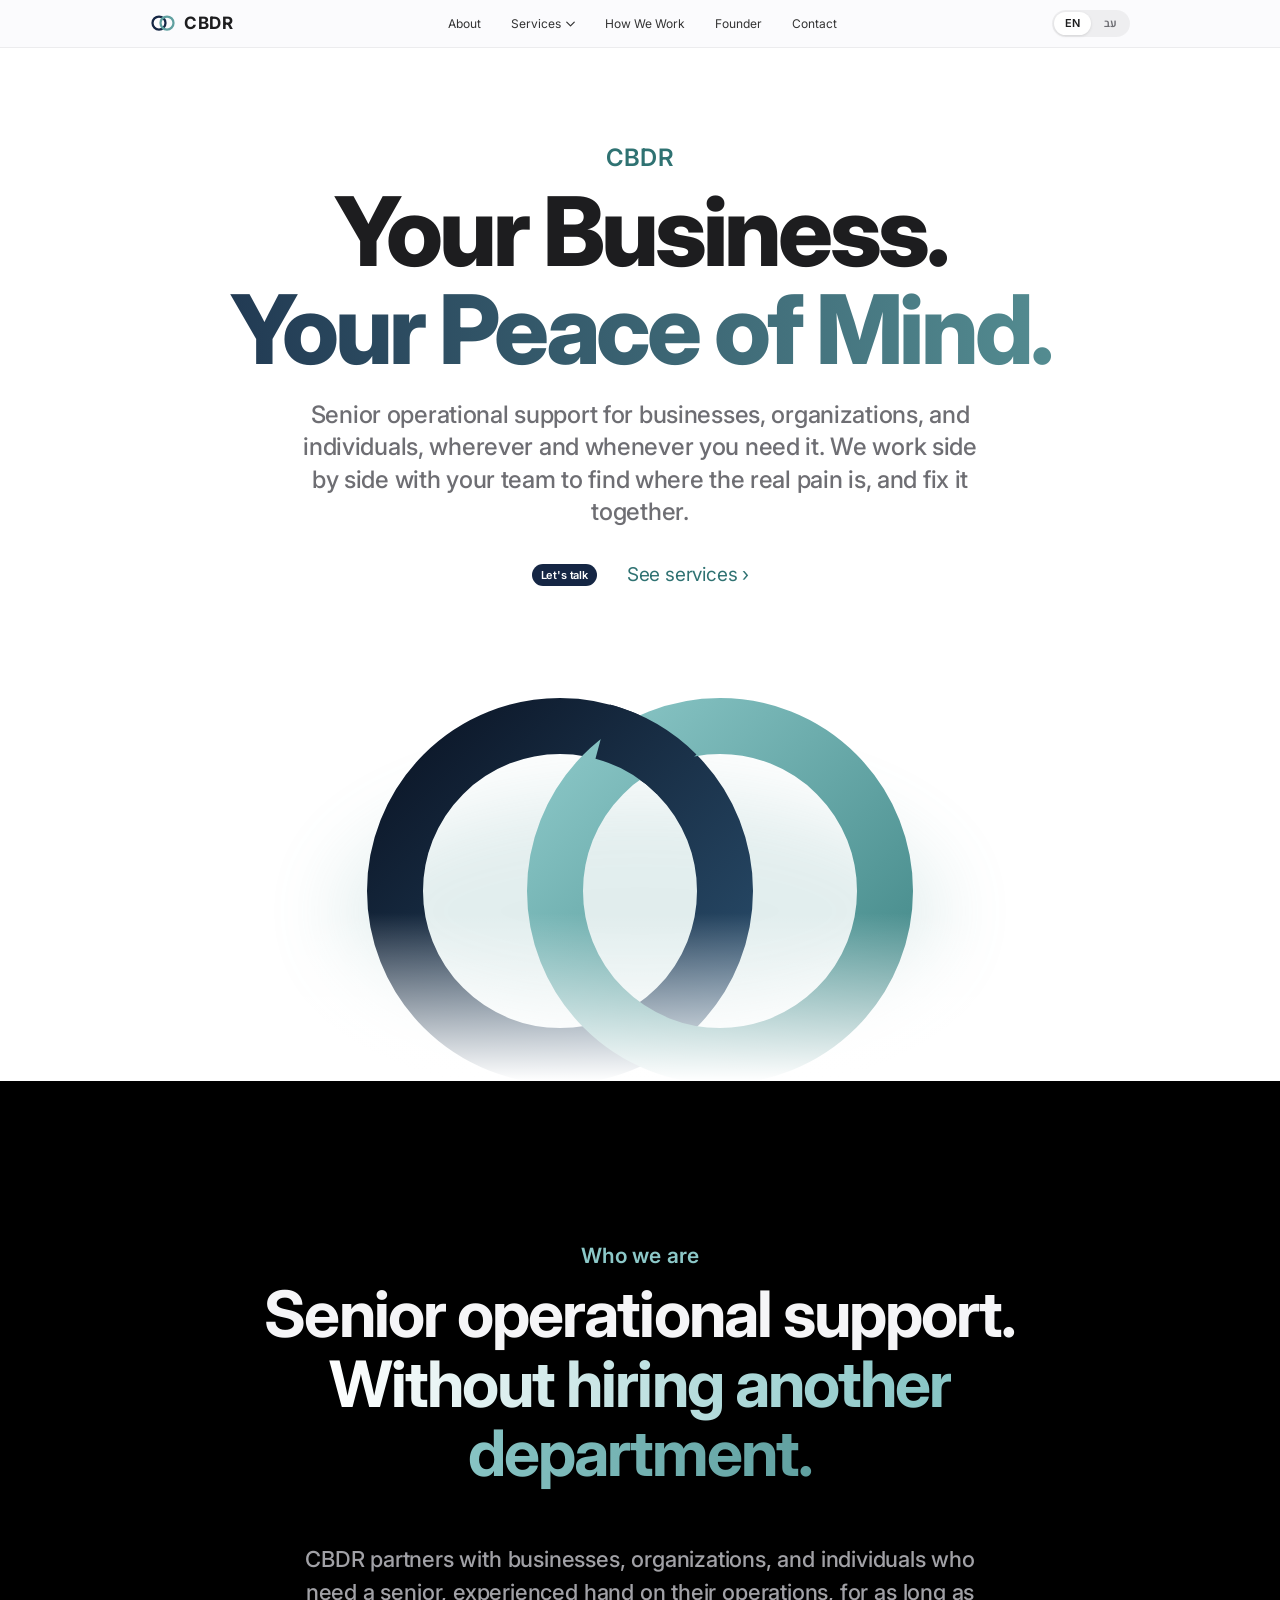
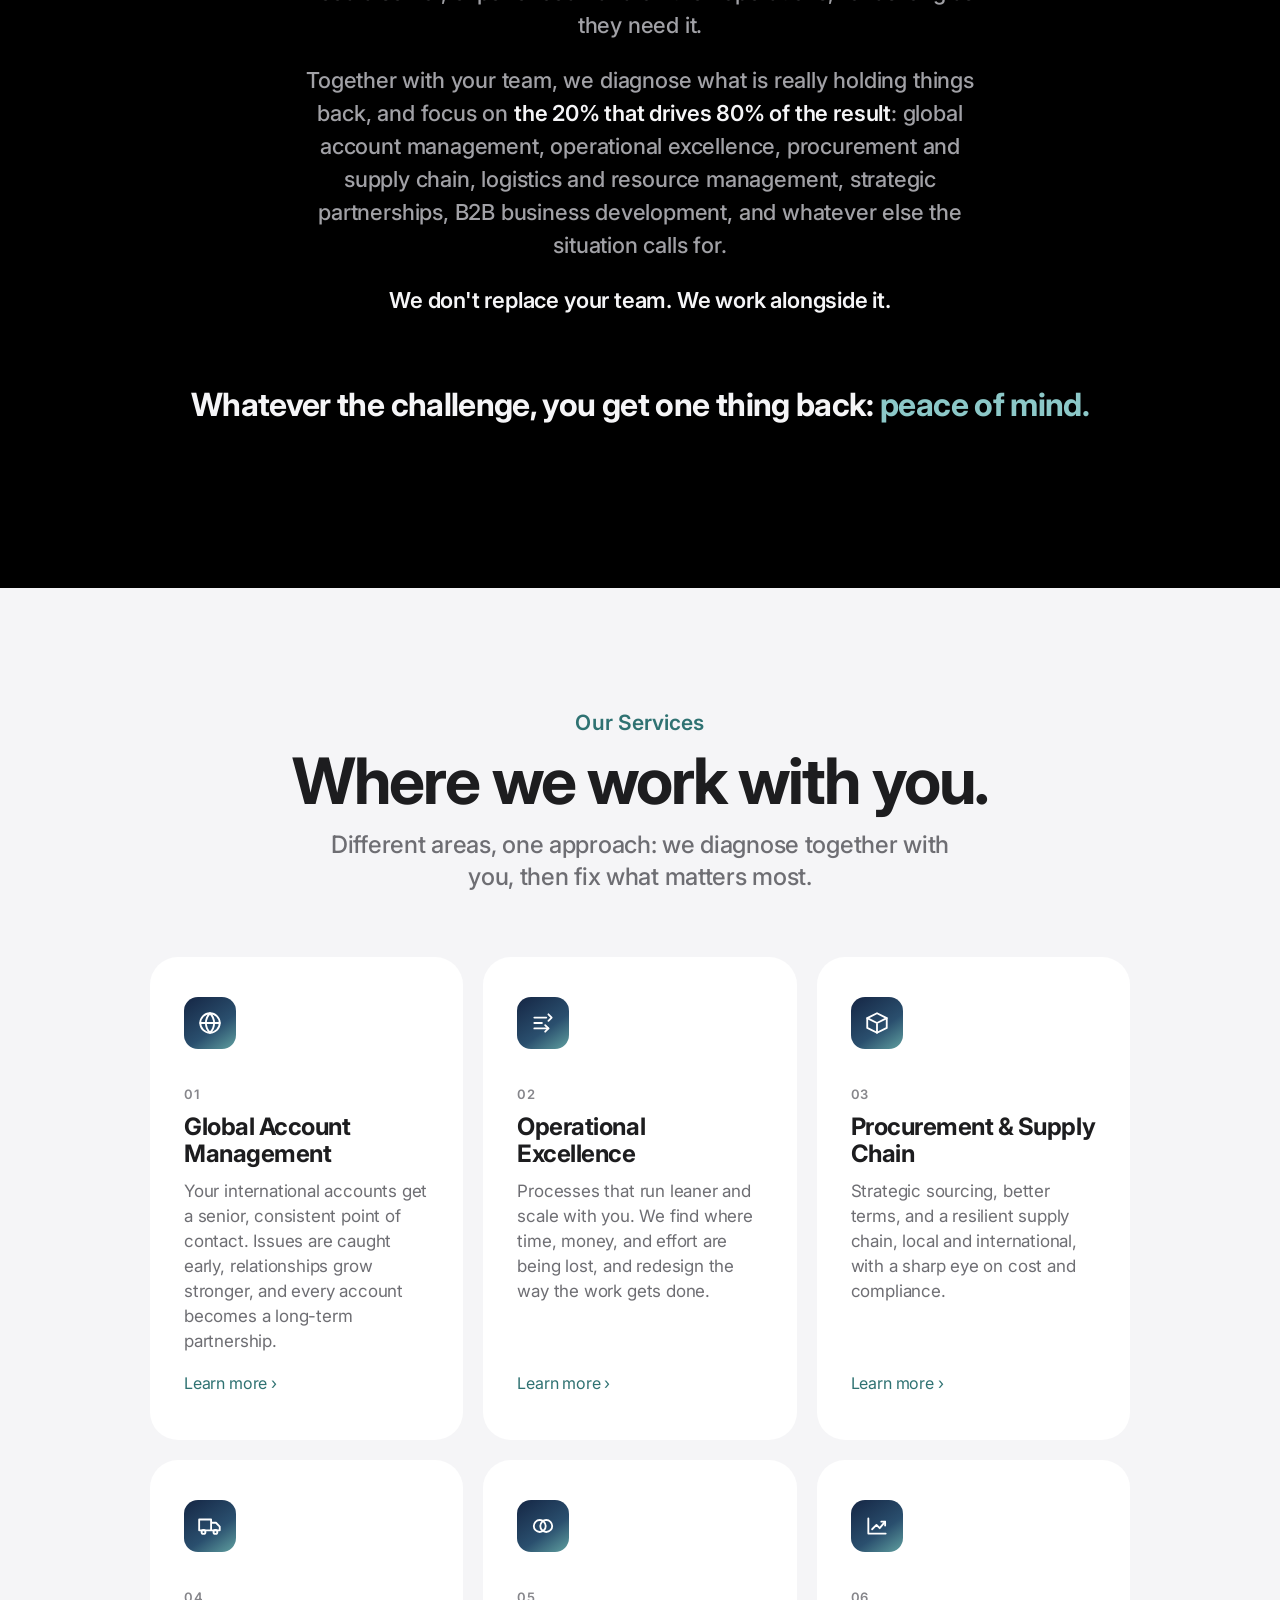
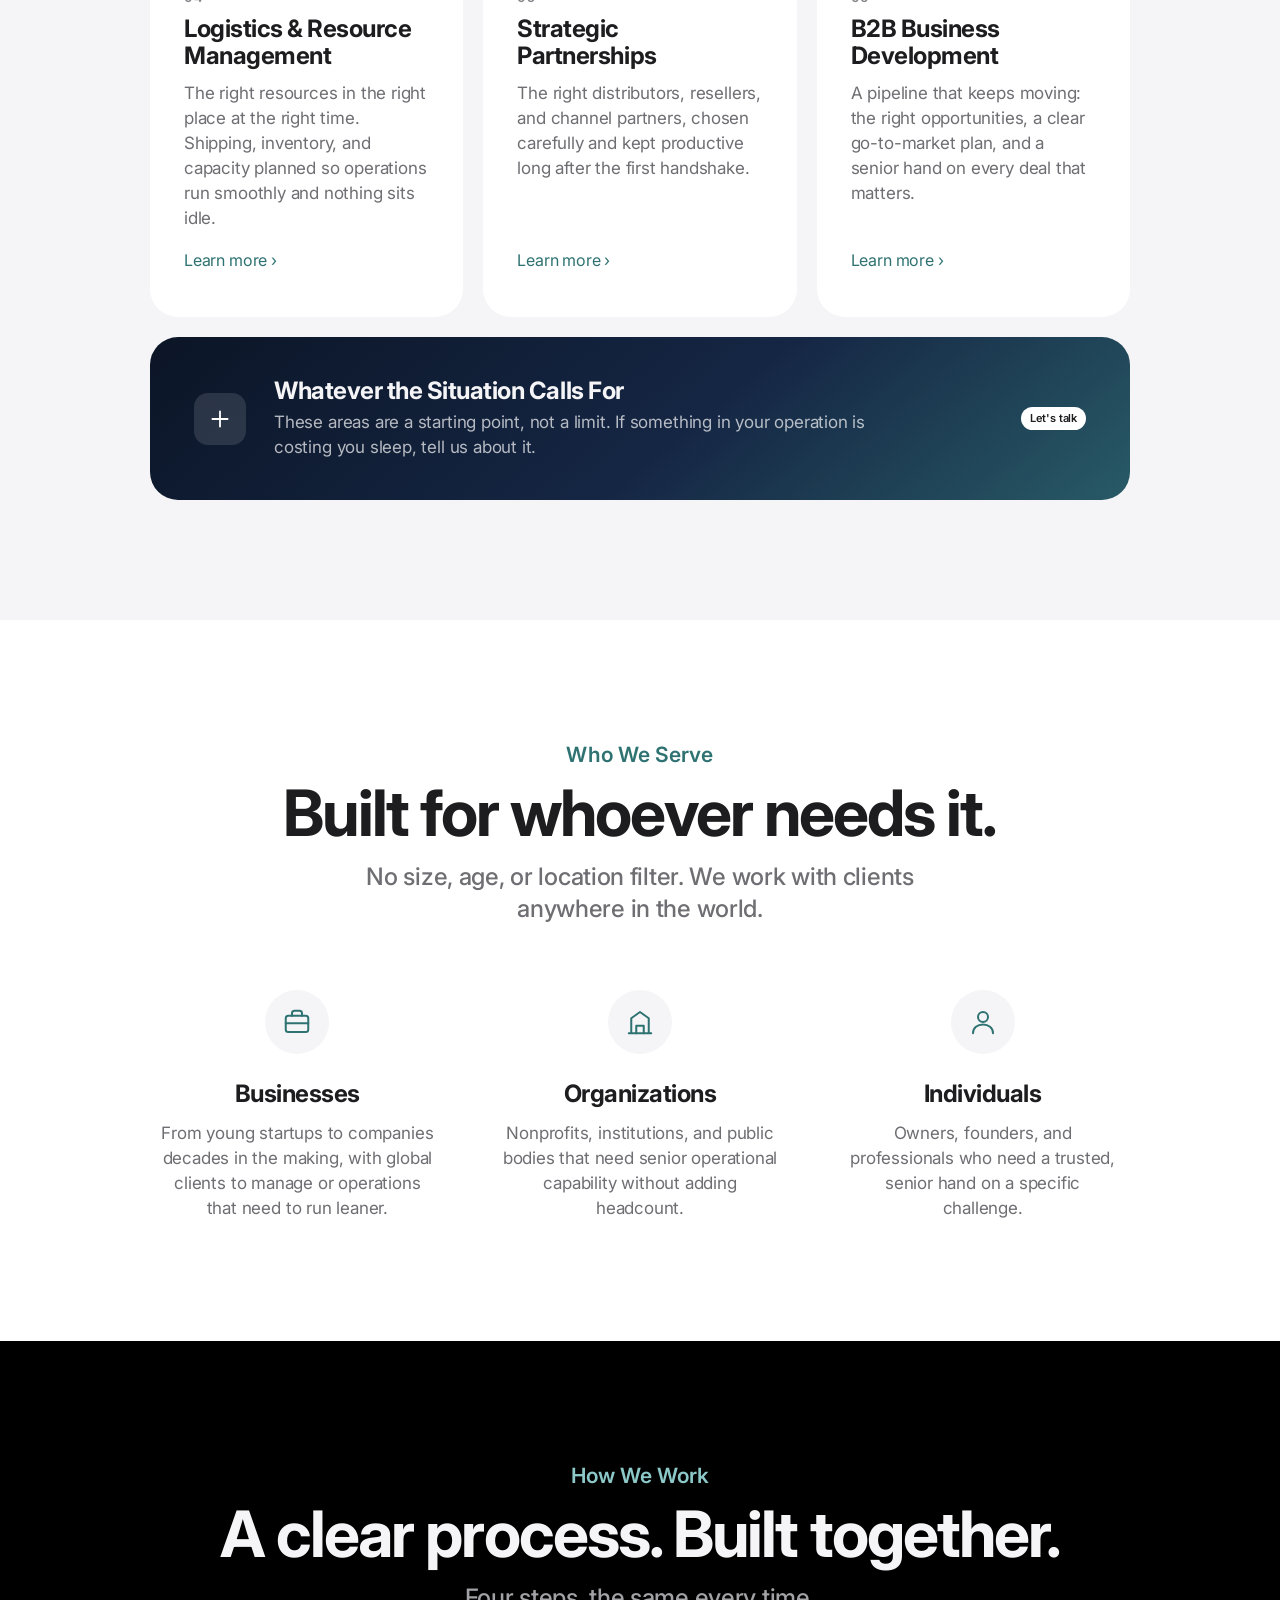
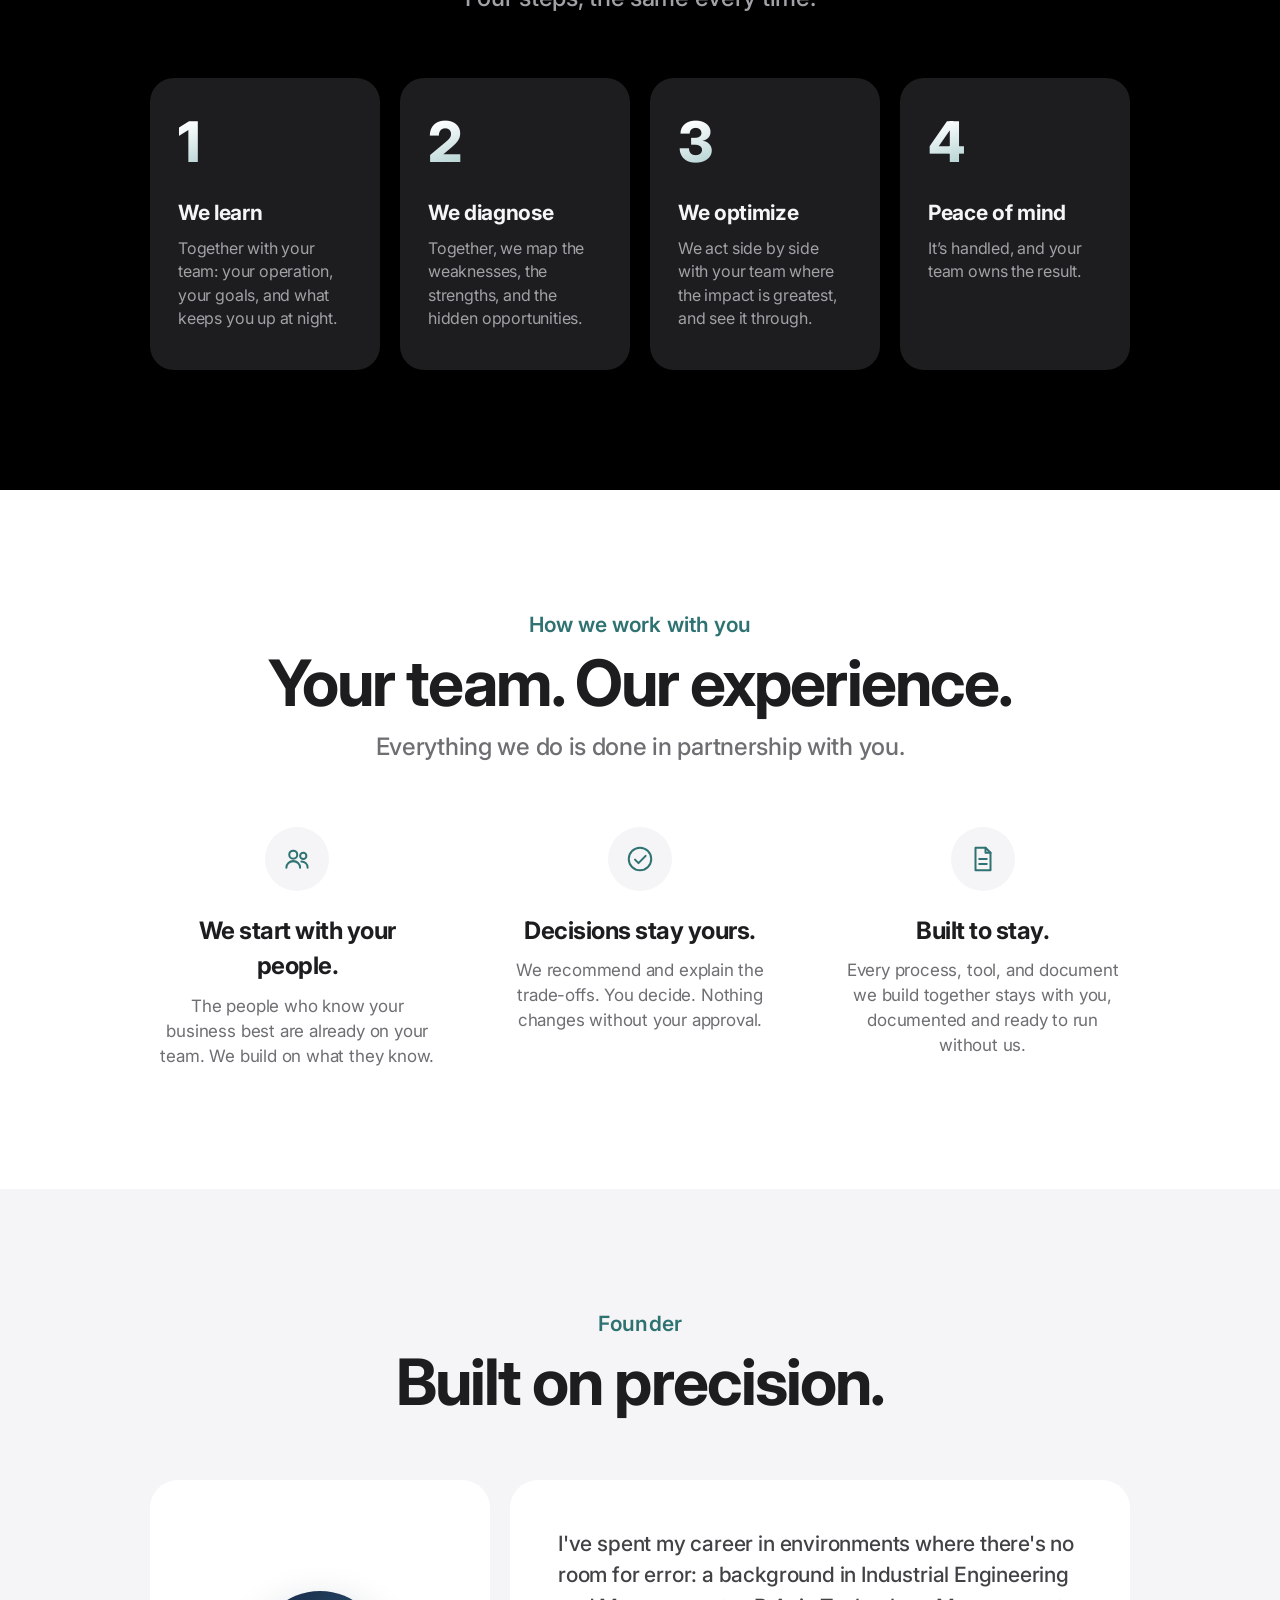
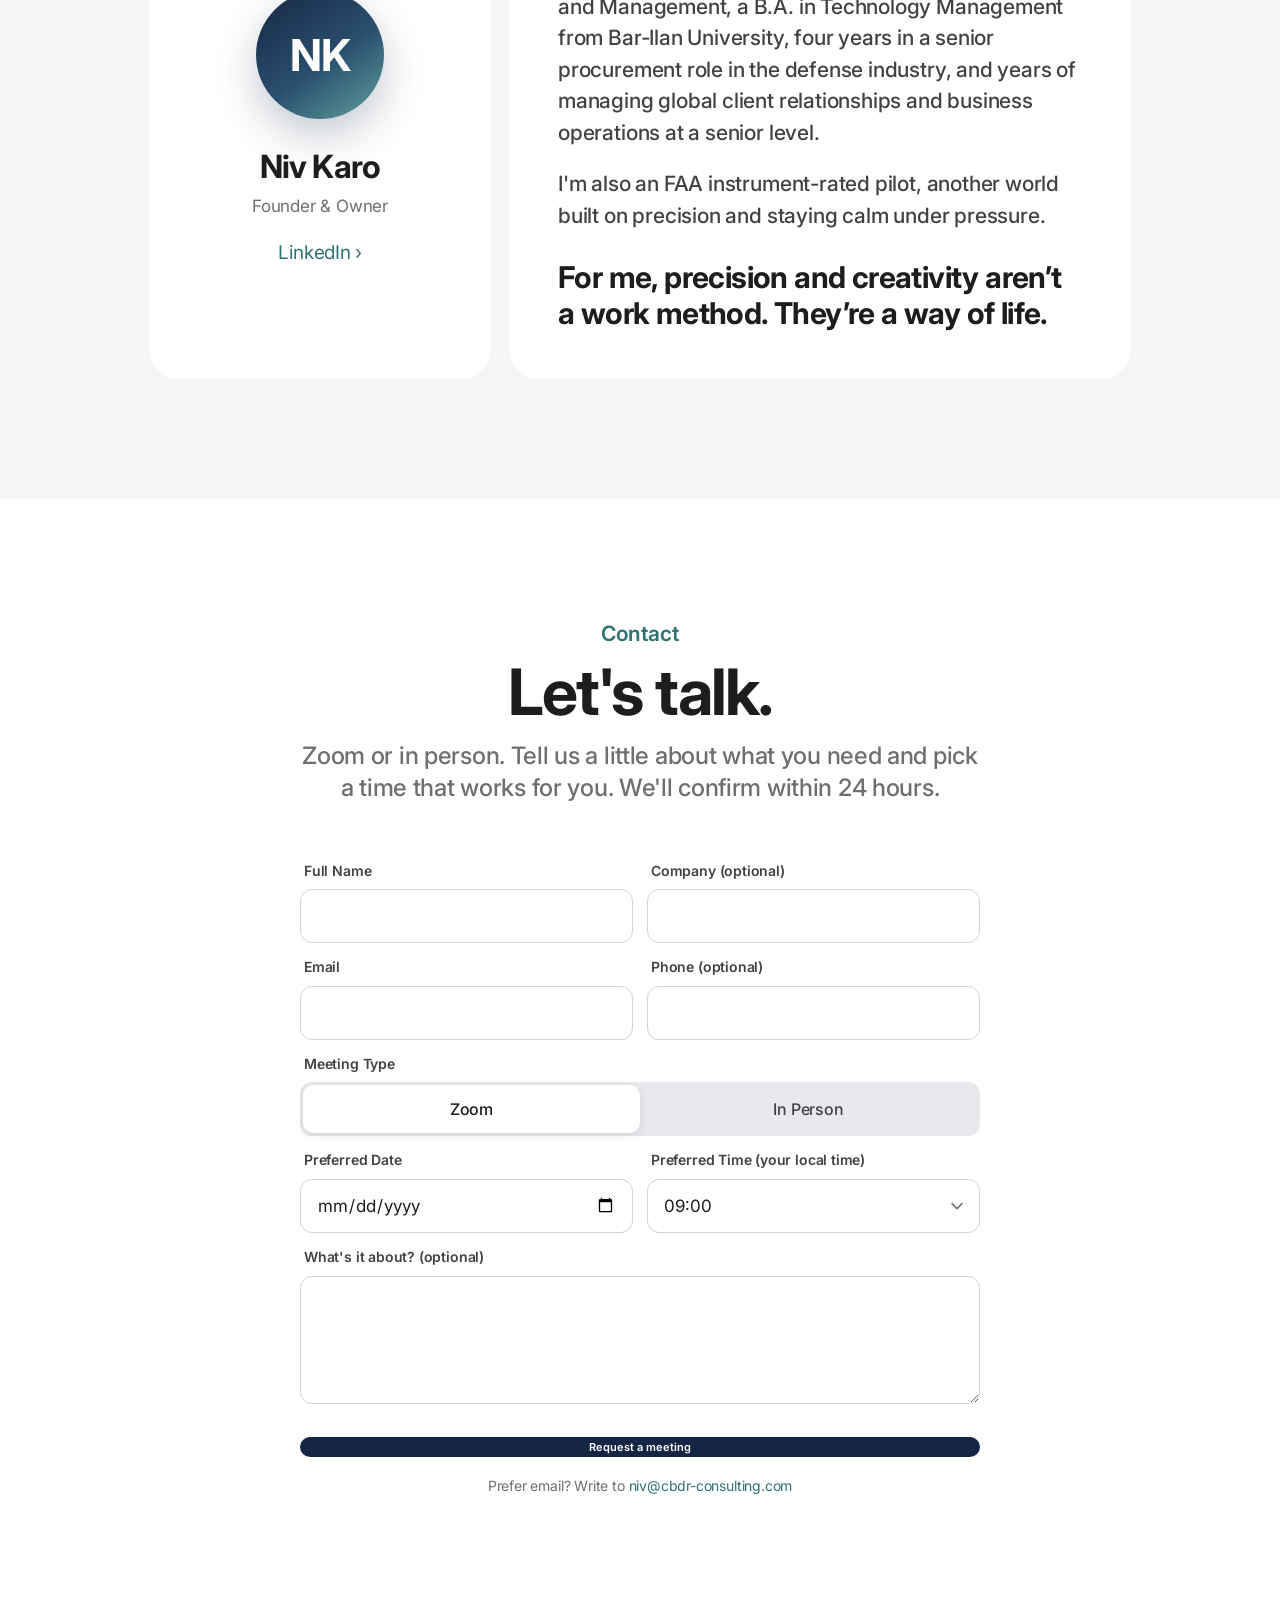
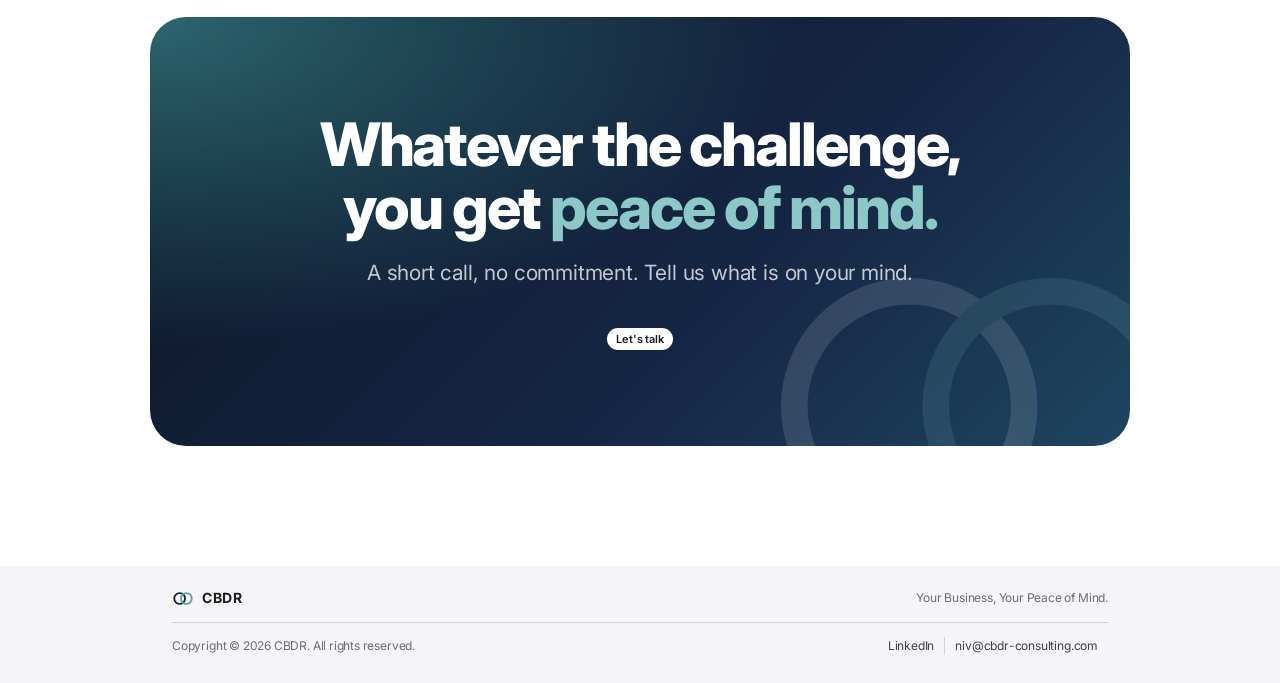
<file: index.html>
<!DOCTYPE html>
<html lang="en" dir="ltr">
<head>
<meta charset="UTF-8">
<meta name="viewport" content="width=device-width, initial-scale=1.0">
<title>CBDR | Your Business, Your Peace of Mind</title>

<!-- SEO -->
<meta name="description" content="CBDR gives businesses, organizations, and individuals senior operational support without hiring another department: global account management, operational excellence, procurement and supply chain, logistics and resource management, strategic partnerships, and B2B business development.">
<meta name="author" content="CBDR">
<meta name="robots" content="index, follow">
<meta name="theme-color" content="#fbfbfd">
<link rel="canonical" href="https://cbdr-consulting.com/">
<link rel="alternate" hreflang="en" href="https://cbdr-consulting.com/">
<link rel="alternate" hreflang="he" href="https://cbdr-consulting.com/?lang=he">
<link rel="alternate" hreflang="x-default" href="https://cbdr-consulting.com/">
<link rel="icon" type="image/svg+xml" href="favicon.svg">

<!-- Open Graph (LinkedIn, WhatsApp, Facebook) -->
<meta property="og:type" content="website">
<meta property="og:site_name" content="CBDR">
<meta property="og:url" content="https://cbdr-consulting.com/">
<meta property="og:title" content="CBDR | Your Business, Your Peace of Mind">
<meta property="og:description" content="Senior operational support for businesses, organizations, and individuals, wherever and whenever you need it.">
<meta property="og:image" content="https://cbdr-consulting.com/og-image.jpg">
<meta property="og:image:width" content="1200">
<meta property="og:image:height" content="630">
<meta property="og:locale" content="en_US">
<meta property="og:locale:alternate" content="he_IL">

<!-- Twitter Card -->
<meta name="twitter:card" content="summary_large_image">
<meta name="twitter:title" content="CBDR | Your Business, Your Peace of Mind">
<meta name="twitter:description" content="Senior operational support for businesses, organizations, and individuals, wherever and whenever you need it.">
<meta name="twitter:image" content="https://cbdr-consulting.com/og-image.jpg">

<!-- Structured data -->
<script type="application/ld+json">
{
  "@context": "https://schema.org",
  "@type": "ProfessionalService",
  "name": "CBDR",
  "url": "https://cbdr-consulting.com/",
  "logo": "https://cbdr-consulting.com/favicon.svg",
  "image": "https://cbdr-consulting.com/og-image.jpg",
  "email": "niv@cbdr-consulting.com",
  "slogan": "Your Business, Your Peace of Mind.",
  "description": "CBDR partners with businesses, organizations, and individuals who need senior operational support without hiring another department.",
  "founder": { "@type": "Person", "name": "Niv Karo", "jobTitle": "Founder & Owner", "sameAs": "https://www.linkedin.com/in/niv-karo-b4b01a26a" },
  "areaServed": "Worldwide",
  "serviceType": [
    "Global Account Management",
    "Operational Excellence",
    "Procurement and Supply Chain",
    "Logistics and Resource Management",
    "Strategic Partnerships",
    "B2B Business Development"
  ],
  "knowsLanguage": ["English", "Hebrew"],
  "sameAs": ["https://www.linkedin.com/company/cbdr-consulting"]
}
</script>

<!-- ANALYTICS: paste your analytics snippet here (Google Analytics, Plausible, etc.) -->

<script>document.documentElement.classList.add('js');</script>
<link rel="preconnect" href="https://fonts.googleapis.com">
<link rel="preconnect" href="https://fonts.gstatic.com" crossorigin>
<link href="https://fonts.googleapis.com/css2?family=Inter:wght@400;500;600;700;800&family=Heebo:wght@400;500;600;700;800&display=swap" rel="stylesheet">
<link rel="stylesheet" href="site.css">
</head>
<body>

<svg width="0" height="0" style="position:absolute" aria-hidden="true">
  <defs>
    <symbol id="rings" viewBox="0 0 52 36">
      <circle cx="18" cy="18" r="13" fill="none" stroke="#152644" stroke-width="4.5"/>
      <circle cx="34" cy="18" r="13" fill="none" stroke="#60A0A0" stroke-width="4.5"/>
    </symbol>
  </defs>
</svg>

<!-- NAV -->
<!--NAV-START-->
<nav class="gnav" aria-label="Main">
  <div class="gnav-in">
    <a href="#top" class="brand" aria-label="CBDR home"><svg aria-hidden="true"><use href="#rings"/></svg><b>CBDR</b></a>
    <div class="gnav-links">
      <a href="#about"><span class="t-en">About</span><span class="t-he">מי אנחנו</span></a>
      <button class="svc-btn" type="button" aria-expanded="false" aria-controls="flyout"><span class="t-en">Services</span><span class="t-he">שירותים</span><svg class="chev-d" viewBox="0 0 12 8" aria-hidden="true"><path d="M1 1.5l5 5 5-5"/></svg></button>
      <a href="#process"><span class="t-en">How We Work</span><span class="t-he">איך עובדים</span></a>
      <a href="#founder"><span class="t-en">Founder</span><span class="t-he">המייסד</span></a>
      <a href="#contact"><span class="t-en">Contact</span><span class="t-he">צור קשר</span></a>
    </div>
    <div class="gnav-right">
      <div class="lang" role="group" aria-label="Language">
        <button class="ltb on" data-l="en" onclick="setL('en')">EN</button>
        <button class="ltb" data-l="he" onclick="setL('he')">עב</button>
      </div>
      <button class="burger" type="button" aria-label="Menu" aria-expanded="false" aria-controls="mnav"><span></span><span></span></button>
    </div>
  </div>
</nav>
<div class="fly-dim" aria-hidden="true"></div>
<div class="flyout" id="flyout">
  <div class="fly-in">
    <div class="fly-head">
      <p class="fly-eyebrow"><span class="t-en">Services</span><span class="t-he">שירותים</span></p>
      <p class="fly-lead"><span class="t-en">Different areas, one approach.</span><span class="t-he">תחומים שונים, גישה אחת.</span></p>
      <a class="more" href="#services"><span class="t-en">All services</span><span class="t-he">כל השירותים</span> <span class="chev">›</span></a>
    </div>
    <div class="fly-grid"><a class="fly-item" href="global-account-management.html"><span class="ico"><svg viewBox="0 0 24 24" aria-hidden="true"><circle cx="12" cy="12" r="9"/><path d="M3 12h18M12 3c2.5 2.6 3.8 5.6 3.8 9s-1.3 6.4-3.8 9c-2.5-2.6-3.8-5.6-3.8-9S9.5 5.6 12 3z"/></svg></span><span class="txt"><b><span class="t-en">Global Account Management</span><span class="t-he">ניהול תיקי לקוחות גלובליים</span></b><small><span class="t-en">Senior care for international clients</span><span class="t-he">ליווי בכיר ללקוחות בינלאומיים</span></small></span></a><a class="fly-item" href="operational-excellence.html"><span class="ico"><svg viewBox="0 0 24 24" aria-hidden="true"><path d="M4 7h11M4 12h7M4 17h13"/><path d="M17 4l3 3-3 3M14 14l3 3-3 3"/></svg></span><span class="txt"><b><span class="t-en">Operational Excellence</span><span class="t-he">מצוינות תפעולית</span></b><small><span class="t-en">Leaner processes that scale</span><span class="t-he">תהליכים רזים שגדלים איתכם</span></small></span></a><a class="fly-item" href="procurement-supply-chain.html"><span class="ico"><svg viewBox="0 0 24 24" aria-hidden="true"><path d="M3 7.5L12 3l9 4.5v9L12 21l-9-4.5z"/><path d="M3 7.5L12 12l9-4.5M12 12v9"/></svg></span><span class="txt"><b><span class="t-en">Procurement &amp; Supply Chain</span><span class="t-he">רכש ושרשרת אספקה</span></b><small><span class="t-en">Better suppliers and terms</span><span class="t-he">ספקים ותנאים טובים יותר</span></small></span></a><a class="fly-item" href="logistics-resource-management.html"><span class="ico"><svg viewBox="0 0 24 24" aria-hidden="true"><path d="M2 6h11v10H2zM13 9h4.5L21 12.5V16h-8z"/><circle cx="6" cy="17.5" r="1.8"/><circle cx="17" cy="17.5" r="1.8"/></svg></span><span class="txt"><b><span class="t-en">Logistics &amp; Resource Management</span><span class="t-he">ניהול לוגיסטיקה ומשאבים</span></b><small><span class="t-en">Shipping, stock, and capacity</span><span class="t-he">שילוח, מלאי וקיבולת</span></small></span></a><a class="fly-item" href="strategic-partnerships.html"><span class="ico"><svg viewBox="0 0 24 24" aria-hidden="true"><circle cx="9" cy="12" r="5.5"/><circle cx="15" cy="12" r="5.5"/></svg></span><span class="txt"><b><span class="t-en">Strategic Partnerships</span><span class="t-he">שותפויות אסטרטגיות</span></b><small><span class="t-en">Distributors and channel partners</span><span class="t-he">מפיצים ושותפי ערוץ</span></small></span></a><a class="fly-item" href="b2b-business-development.html"><span class="ico"><svg viewBox="0 0 24 24" aria-hidden="true"><path d="M4 19V5M4 19h16"/><path d="M7.5 15l4-4 3 3 5-6"/><path d="M16 8h3.5v3.5"/></svg></span><span class="txt"><b><span class="t-en">B2B Business Development</span><span class="t-he">פיתוח עסקי B2B</span></b><small><span class="t-en">A pipeline that keeps moving</span><span class="t-he">פייפליין שלא נעצר</span></small></span></a></div>
  </div>
</div>
<div class="mnav" id="mnav">
  <div class="mnav-in">
    <p class="m-label"><span class="t-en">Services</span><span class="t-he">שירותים</span></p>
    <div class="m-list"><a class="m-item" href="global-account-management.html"><span class="ico"><svg viewBox="0 0 24 24" aria-hidden="true"><circle cx="12" cy="12" r="9"/><path d="M3 12h18M12 3c2.5 2.6 3.8 5.6 3.8 9s-1.3 6.4-3.8 9c-2.5-2.6-3.8-5.6-3.8-9S9.5 5.6 12 3z"/></svg></span><span class="txt"><b><span class="t-en">Global Account Management</span><span class="t-he">ניהול תיקי לקוחות גלובליים</span></b><small><span class="t-en">Senior care for international clients</span><span class="t-he">ליווי בכיר ללקוחות בינלאומיים</span></small></span></a><a class="m-item" href="operational-excellence.html"><span class="ico"><svg viewBox="0 0 24 24" aria-hidden="true"><path d="M4 7h11M4 12h7M4 17h13"/><path d="M17 4l3 3-3 3M14 14l3 3-3 3"/></svg></span><span class="txt"><b><span class="t-en">Operational Excellence</span><span class="t-he">מצוינות תפעולית</span></b><small><span class="t-en">Leaner processes that scale</span><span class="t-he">תהליכים רזים שגדלים איתכם</span></small></span></a><a class="m-item" href="procurement-supply-chain.html"><span class="ico"><svg viewBox="0 0 24 24" aria-hidden="true"><path d="M3 7.5L12 3l9 4.5v9L12 21l-9-4.5z"/><path d="M3 7.5L12 12l9-4.5M12 12v9"/></svg></span><span class="txt"><b><span class="t-en">Procurement &amp; Supply Chain</span><span class="t-he">רכש ושרשרת אספקה</span></b><small><span class="t-en">Better suppliers and terms</span><span class="t-he">ספקים ותנאים טובים יותר</span></small></span></a><a class="m-item" href="logistics-resource-management.html"><span class="ico"><svg viewBox="0 0 24 24" aria-hidden="true"><path d="M2 6h11v10H2zM13 9h4.5L21 12.5V16h-8z"/><circle cx="6" cy="17.5" r="1.8"/><circle cx="17" cy="17.5" r="1.8"/></svg></span><span class="txt"><b><span class="t-en">Logistics &amp; Resource Management</span><span class="t-he">ניהול לוגיסטיקה ומשאבים</span></b><small><span class="t-en">Shipping, stock, and capacity</span><span class="t-he">שילוח, מלאי וקיבולת</span></small></span></a><a class="m-item" href="strategic-partnerships.html"><span class="ico"><svg viewBox="0 0 24 24" aria-hidden="true"><circle cx="9" cy="12" r="5.5"/><circle cx="15" cy="12" r="5.5"/></svg></span><span class="txt"><b><span class="t-en">Strategic Partnerships</span><span class="t-he">שותפויות אסטרטגיות</span></b><small><span class="t-en">Distributors and channel partners</span><span class="t-he">מפיצים ושותפי ערוץ</span></small></span></a><a class="m-item" href="b2b-business-development.html"><span class="ico"><svg viewBox="0 0 24 24" aria-hidden="true"><path d="M4 19V5M4 19h16"/><path d="M7.5 15l4-4 3 3 5-6"/><path d="M16 8h3.5v3.5"/></svg></span><span class="txt"><b><span class="t-en">B2B Business Development</span><span class="t-he">פיתוח עסקי B2B</span></b><small><span class="t-en">A pipeline that keeps moving</span><span class="t-he">פייפליין שלא נעצר</span></small></span></a></div>
    <p class="m-label"><span class="t-en">CBDR</span><span class="t-he">CBDR</span></p>
    <div class="m-links"><a href="#about"><span class="t-en">About</span><span class="t-he">מי אנחנו</span></a><a href="#process"><span class="t-en">How We Work</span><span class="t-he">איך עובדים</span></a><a href="#founder"><span class="t-en">Founder</span><span class="t-he">המייסד</span></a><a href="#contact"><span class="t-en">Contact</span><span class="t-he">צור קשר</span></a></div>
  </div>
</div>
<!--NAV-END-->

<main id="top">

<!-- HERO -->
<section class="hero">
  <p class="eyebrow rv">CBDR</p>
  <h1 class="rv d1">
    <span class="t-en">Your Business.<span class="l2 grad">Your Peace of Mind.</span></span>
    <span class="t-he">העסק שלכם.<span class="l2 grad">השקט הנפשי שלכם.</span></span>
  </h1>
  <p class="subhead rv d2">
    <span class="t-en">Senior operational support for businesses, organizations, and individuals, wherever and whenever you need it. We work side by side with your team to find where the real pain is, and fix it together.</span>
    <span class="t-he">ליווי תפעולי בכיר לעסקים, לארגונים ולאנשים פרטיים, בכל מקום ובכל זמן שצריך. אנחנו עובדים כתף אל כתף עם הצוות שלכם, מאתרים איפה הכאב האמיתי, ומטפלים בו יחד.</span>
  </p>
  <div class="cta-row rv d3">
    <a href="#contact" class="pill"><span class="t-en">Let's talk</span><span class="t-he">בואו נדבר</span></a>
    <a href="#services" class="more"><span class="t-en">See services</span><span class="t-he">השירותים שלנו</span> <span class="chev">›</span></a>
  </div>
  <div class="hero-art rv d2" aria-hidden="true">
    <svg viewBox="0 0 900 420">
      <defs>
        <linearGradient id="ga" gradientUnits="userSpaceOnUse" x1="205" y1="65" x2="535" y2="395"><stop offset="0" stop-color="#0b1526"/><stop offset="1" stop-color="#2a4f6e"/></linearGradient>
        <linearGradient id="gb" gradientUnits="userSpaceOnUse" x1="365" y1="65" x2="695" y2="395"><stop offset="0" stop-color="#8cc8c8"/><stop offset="1" stop-color="#3f8585"/></linearGradient>
        <filter id="soft" x="-30%" y="-30%" width="160%" height="160%"><feGaussianBlur stdDeviation="40"/></filter>
      </defs>
      <ellipse cx="450" cy="250" rx="300" ry="120" fill="#60A0A0" opacity="0.18" filter="url(#soft)"/>
      <g class="ring-a"><circle cx="370" cy="230" r="165" fill="none" stroke="url(#ga)" stroke-width="56"/></g>
      <g class="ring-b"><circle cx="530" cy="230" r="165" fill="none" stroke="url(#gb)" stroke-width="56"/></g>
      <!-- re-draw navy ring segment on top so the rings interlock -->
      <g class="ring-a"><path d="M 412.7 70.6 A 165 165 0 0 1 486.7 113.3" fill="none" stroke="url(#ga)" stroke-width="56"/></g>
    </svg>
    <div class="hero-fade"></div>
  </div>
</section>

<!-- ABOUT -->
<section class="bg-dark statement-wrap" id="about">
  <div class="center">
    <p class="eyebrow rv" style="color:var(--teal-bright)"><span class="t-en">Who we are</span><span class="t-he">מי אנחנו</span></p>
    <h2 class="statement rv d1">
      <span class="t-en">Senior operational support. <span class="glow">Without hiring another department.</span></span>
      <span class="t-he">ליווי תפעולי בכיר. <span class="glow">בלי לגייס מחלקה נוספת.</span></span>
    </h2>
    <div class="statement-body rv d2">
      <p>
        <span class="t-en">CBDR partners with businesses, organizations, and individuals who need a senior, experienced hand on their operations, for as long as they need it.</span>
        <span class="t-he">CBDR מלווה עסקים, ארגונים ואנשים פרטיים שצריכים יד בכירה ומנוסה על הפעילות שלהם, לכמה זמן שצריך.</span>
      </p>
      <p>
        <span class="t-en">Together with your team, we diagnose what is really holding things back, and focus on <strong>the 20% that drives 80% of the result</strong>: global account management, operational excellence, procurement and supply chain, logistics and resource management, strategic partnerships, B2B business development, and whatever else the situation calls for.</span>
        <span class="t-he">יחד עם הצוות שלכם, אנחנו מאבחנים מה באמת מעכב, ומתמקדים <strong>ב-20% שמייצרים 80% מהתוצאה</strong>: ניהול תיקי לקוחות גלובליים, מצוינות תפעולית, רכש ושרשרת אספקה, ניהול לוגיסטיקה ומשאבים, שותפויות אסטרטגיות, פיתוח עסקי B2B, וכל דבר אחר שהמצב דורש.</span>
      </p>
      <p>
        <span class="t-en"><strong>We don't replace your team. We work alongside it.</strong></span>
        <span class="t-he"><strong>אנחנו לא מחליפים את הצוות שלכם. אנחנו עובדים לצידו.</strong></span>
      </p>
    </div>
    <p class="closer rv">
      <span class="t-en">Whatever the challenge, you get one thing back: <em>peace of mind.</em></span>
      <span class="t-he">לא משנה מה האתגר, דבר אחד חוזר אליכם: <em>שקט נפשי.</em></span>
    </p>
  </div>
</section>

<!-- SERVICES -->
<section class="section bg-mist" id="services">
  <div class="inner">
    <div class="head-block center">
      <p class="eyebrow rv"><span class="t-en">Our Services</span><span class="t-he">השירותים שלנו</span></p>
      <h2 class="headline rv d1"><span class="t-en">Where we work with you.</span><span class="t-he">איפה אנחנו עובדים איתכם.</span></h2>
      <p class="subhead rv d2"><span class="t-en">Different areas, one approach: we diagnose together with you, then fix what matters most.</span><span class="t-he">תחומים שונים, גישה אחת: מאבחנים יחד איתכם, ואז מטפלים במה שהכי חשוב.</span></p>
    </div>

    <div class="bento">
      <div class="tile rv">
        <div class="ico"><svg viewBox="0 0 24 24"><circle cx="12" cy="12" r="9"/><path d="M3 12h18M12 3c2.5 2.6 3.8 5.6 3.8 9s-1.3 6.4-3.8 9c-2.5-2.6-3.8-5.6-3.8-9S9.5 5.6 12 3z"/></svg></div>
        <div class="num">01</div>
        <h3><span class="t-en">Global Account Management</span><span class="t-he">ניהול תיקי לקוחות גלובליים</span></h3>
        <p><span class="t-en">Your international accounts get a senior, consistent point of contact. Issues are caught early, relationships grow stronger, and every account becomes a long-term partnership.</span><span class="t-he">תיקי הלקוחות הבינלאומיים שלכם מקבלים איש קשר בכיר וקבוע. בעיות נתפסות מוקדם, הקשרים מתחזקים, וכל לקוח הופך לשותפות ארוכת טווח.</span></p>
        <a class="more" href="global-account-management.html"><span class="t-en">Learn more</span><span class="t-he">למידע נוסף</span> <span class="chev">›</span></a>
      </div>
      <div class="tile rv d1">
        <div class="ico"><svg viewBox="0 0 24 24"><path d="M4 7h11M4 12h7M4 17h13"/><path d="M17 4l3 3-3 3M14 14l3 3-3 3"/></svg></div>
        <div class="num">02</div>
        <h3><span class="t-en">Operational Excellence</span><span class="t-he">מצוינות תפעולית</span></h3>
        <p><span class="t-en">Processes that run leaner and scale with you. We find where time, money, and effort are being lost, and redesign the way the work gets done.</span><span class="t-he">תהליכים שעובדים רזה יותר וגדלים יחד איתכם. אנחנו מאתרים איפה הולכים לאיבוד זמן, כסף ומאמץ, ומתכננים מחדש את הדרך שבה העבודה מתבצעת.</span></p>
        <a class="more" href="operational-excellence.html"><span class="t-en">Learn more</span><span class="t-he">למידע נוסף</span> <span class="chev">›</span></a>
      </div>
      <div class="tile rv d2">
        <div class="ico"><svg viewBox="0 0 24 24"><path d="M3 7.5L12 3l9 4.5v9L12 21l-9-4.5z"/><path d="M3 7.5L12 12l9-4.5M12 12v9"/></svg></div>
        <div class="num">03</div>
        <h3><span class="t-en">Procurement &amp; Supply Chain</span><span class="t-he">רכש ושרשרת אספקה</span></h3>
        <p><span class="t-en">Strategic sourcing, better terms, and a resilient supply chain, local and international, with a sharp eye on cost and compliance.</span><span class="t-he">רכש אסטרטגי, תנאים טובים יותר ושרשרת אספקה עמידה, בארץ ובעולם, עם עין חדה על עלויות ועמידה בדרישות.</span></p>
        <a class="more" href="procurement-supply-chain.html"><span class="t-en">Learn more</span><span class="t-he">למידע נוסף</span> <span class="chev">›</span></a>
      </div>
      <div class="tile rv">
        <div class="ico"><svg viewBox="0 0 24 24"><path d="M2 6h11v10H2zM13 9h4.5L21 12.5V16h-8z"/><circle cx="6" cy="17.5" r="1.8"/><circle cx="17" cy="17.5" r="1.8"/></svg></div>
        <div class="num">04</div>
        <h3><span class="t-en">Logistics &amp; Resource Management</span><span class="t-he">ניהול לוגיסטיקה ומשאבים</span></h3>
        <p><span class="t-en">The right resources in the right place at the right time. Shipping, inventory, and capacity planned so operations run smoothly and nothing sits idle.</span><span class="t-he">המשאבים הנכונים, במקום הנכון ובזמן הנכון. שילוח, מלאי ותכנון קיבולת, כך שהפעילות זורמת ושום דבר לא עומד בטל.</span></p>
        <a class="more" href="logistics-resource-management.html"><span class="t-en">Learn more</span><span class="t-he">למידע נוסף</span> <span class="chev">›</span></a>
      </div>
      <div class="tile rv d1">
        <div class="ico"><svg viewBox="0 0 24 24"><circle cx="9" cy="12" r="5.5"/><circle cx="15" cy="12" r="5.5"/></svg></div>
        <div class="num">05</div>
        <h3><span class="t-en">Strategic Partnerships</span><span class="t-he">שותפויות אסטרטגיות</span></h3>
        <p><span class="t-en">The right distributors, resellers, and channel partners, chosen carefully and kept productive long after the first handshake.</span><span class="t-he">המפיצים, המשווקים ושותפי הערוץ הנכונים, שנבחרים בקפידה ונשארים פוריים הרבה אחרי לחיצת היד הראשונה.</span></p>
        <a class="more" href="strategic-partnerships.html"><span class="t-en">Learn more</span><span class="t-he">למידע נוסף</span> <span class="chev">›</span></a>
      </div>
      <div class="tile rv d2">
        <div class="ico"><svg viewBox="0 0 24 24"><path d="M4 19V5M4 19h16"/><path d="M7.5 15l4-4 3 3 5-6"/><path d="M16 8h3.5v3.5"/></svg></div>
        <div class="num">06</div>
        <h3><span class="t-en">B2B Business Development</span><span class="t-he">פיתוח עסקי B2B</span></h3>
        <p><span class="t-en">A pipeline that keeps moving: the right opportunities, a clear go-to-market plan, and a senior hand on every deal that matters.</span><span class="t-he">פייפליין שלא נעצר: ההזדמנויות הנכונות, תוכנית יציאה לשוק ברורה, ויד בכירה על כל עסקה שחשובה.</span></p>
        <a class="more" href="b2b-business-development.html"><span class="t-en">Learn more</span><span class="t-he">למידע נוסף</span> <span class="chev">›</span></a>
      </div>
    </div>
    <div class="tile dark wide rv">
      <div class="ico"><svg viewBox="0 0 24 24"><path d="M12 5v14M5 12h14"/></svg></div>
      <div class="wide-txt">
        <h3><span class="t-en">Whatever the Situation Calls For</span><span class="t-he">כל מה שהמצב דורש</span></h3>
        <p><span class="t-en">These areas are a starting point, not a limit. If something in your operation is costing you sleep, tell us about it.</span><span class="t-he">התחומים האלה הם נקודת פתיחה, לא גבול. אם משהו בפעילות שלכם מדיר שינה מעיניכם, ספרו לנו.</span></p>
      </div>
      <a href="#contact" class="pill light"><span class="t-en">Let's talk</span><span class="t-he">בואו נדבר</span></a>
    </div>
  </div>
</section>

<!-- WHO -->
<section class="section">
  <div class="inner">
    <div class="head-block center">
      <p class="eyebrow rv"><span class="t-en">Who We Serve</span><span class="t-he">עם מי אנחנו עובדים</span></p>
      <h2 class="headline rv d1"><span class="t-en">Built for whoever needs it.</span><span class="t-he">בנוי עבור מי שצריך.</span></h2>
      <p class="subhead rv d2"><span class="t-en">No size, age, or location filter. We work with clients anywhere in the world.</span><span class="t-he">בלי סינון לפי גודל, ותק או מיקום. אנחנו עובדים עם לקוחות בכל מקום בעולם.</span></p>
    </div>
    <div class="who">
      <div class="who-item rv">
        <div class="who-icon"><svg viewBox="0 0 24 24"><rect x="3" y="7" width="18" height="13" rx="2"/><path d="M8 7V5a2 2 0 0 1 2-2h4a2 2 0 0 1 2 2v2M3 13h18"/></svg></div>
        <h3><span class="t-en">Businesses</span><span class="t-he">עסקים</span></h3>
        <p><span class="t-en">From young startups to companies decades in the making, with global clients to manage or operations that need to run leaner.</span><span class="t-he">מסטארטאפים צעירים ועד חברות ותיקות, עם לקוחות גלובליים שצריך לנהל או פעילות שצריכה לעבוד רזה יותר.</span></p>
      </div>
      <div class="who-item rv d1">
        <div class="who-icon"><svg viewBox="0 0 24 24"><path d="M3 21h18M5 21V9l7-5 7 5v12"/><path d="M9 21v-6h6v6"/></svg></div>
        <h3><span class="t-en">Organizations</span><span class="t-he">ארגונים</span></h3>
        <p><span class="t-en">Nonprofits, institutions, and public bodies that need senior operational capability without adding headcount.</span><span class="t-he">עמותות, מוסדות וגופים ציבוריים שצריכים יכולת תפעולית בכירה בלי להגדיל את מצבת כוח האדם.</span></p>
      </div>
      <div class="who-item rv d2">
        <div class="who-icon"><svg viewBox="0 0 24 24"><circle cx="12" cy="8" r="4"/><path d="M4 21c0-4.4 3.6-7 8-7s8 2.6 8 7"/></svg></div>
        <h3><span class="t-en">Individuals</span><span class="t-he">אנשים פרטיים</span></h3>
        <p><span class="t-en">Owners, founders, and professionals who need a trusted, senior hand on a specific challenge.</span><span class="t-he">בעלי עסקים, מייסדים ואנשי מקצוע שצריכים יד בכירה ואמינה לאתגר מסוים.</span></p>
      </div>
    </div>
  </div>
</section>

<!-- PROCESS -->
<section class="section bg-dark" id="process">
  <div class="inner">
    <div class="head-block center">
      <p class="eyebrow rv"><span class="t-en">How We Work</span><span class="t-he">איך אנחנו עובדים</span></p>
      <h2 class="headline rv d1"><span class="t-en">A clear process. Built together.</span><span class="t-he">תהליך ברור. שנבנה ביחד.</span></h2>
      <p class="subhead rv d2"><span class="t-en">Four steps, the same every time.</span><span class="t-he">ארבעה שלבים, אותו דבר בכל פעם.</span></p>
    </div>
    <div class="steps">
      <div class="step rv">
        <div class="n">1</div>
        <h3><span class="t-en">We learn</span><span class="t-he">לומדים</span></h3>
        <p><span class="t-en">Together with your team: your operation, your goals, and what keeps you up at night.</span><span class="t-he">יחד עם הצוות שלכם: הפעילות, היעדים, ומה שמטריד אתכם.</span></p>
      </div>
      <div class="step rv d1">
        <div class="n">2</div>
        <h3><span class="t-en">We diagnose</span><span class="t-he">מאבחנים</span></h3>
        <p><span class="t-en">Together, we map the weaknesses, the strengths, and the hidden opportunities.</span><span class="t-he">יחד ממפים את החולשות, החוזקות וההזדמנויות החבויות.</span></p>
      </div>
      <div class="step rv d2">
        <div class="n">3</div>
        <h3><span class="t-en">We optimize</span><span class="t-he">מייעלים</span></h3>
        <p><span class="t-en">We act side by side with your team where the impact is greatest, and see it through.</span><span class="t-he">פועלים כתף אל כתף עם הצוות שלכם במקום שבו ההשפעה הכי גדולה, ומביאים את זה עד הסוף.</span></p>
      </div>
      <div class="step rv d3">
        <div class="n">4</div>
        <h3><span class="t-en">Peace of mind</span><span class="t-he">שקט נפשי</span></h3>
        <p><span class="t-en">It&rsquo;s handled, and your team owns the result.</span><span class="t-he">זה מטופל, והתוצאה נשארת אצל הצוות שלכם.</span></p>
      </div>
    </div>
  </div>
</section>

<!-- WITH YOU -->
<section class="section" id="with-you">
  <div class="inner">
    <div class="head-block center">
      <p class="eyebrow rv"><span class="t-en">How we work with you</span><span class="t-he">איך אנחנו עובדים איתכם</span></p>
      <h2 class="headline rv d1"><span class="t-en">Your team. Our experience.</span><span class="t-he">הצוות שלכם. הניסיון שלנו.</span></h2>
      <p class="subhead rv d2"><span class="t-en">Everything we do is done in partnership with you.</span><span class="t-he">כל מה שאנחנו עושים, נעשה בשיתוף פעולה איתכם.</span></p>
    </div>
    <div class="who">
      <div class="who-item rv">
        <div class="who-icon"><svg viewBox="0 0 24 24"><circle cx="9" cy="8.5" r="3.2"/><path d="M3.5 19c0-3.2 2.5-5.3 5.5-5.3s5.5 2.1 5.5 5.3"/><circle cx="17" cy="9.5" r="2.5"/><path d="M15.5 14c2.8.1 5 1.9 5 5"/></svg></div>
        <h3><span class="t-en">We start with your people.</span><span class="t-he">מתחילים מהאנשים שלכם.</span></h3>
        <p><span class="t-en">The people who know your business best are already on your team. We build on what they know.</span><span class="t-he">מי שמכיר את העסק הכי טוב כבר נמצא בצוות שלכם. אנחנו בונים על הידע שלהם.</span></p>
      </div>
      <div class="who-item rv d1">
        <div class="who-icon"><svg viewBox="0 0 24 24"><circle cx="12" cy="12" r="9"/><path d="M8 12.5l2.8 2.8L16.5 9.5"/></svg></div>
        <h3><span class="t-en">Decisions stay yours.</span><span class="t-he">ההחלטות נשארות אצלכם.</span></h3>
        <p><span class="t-en">We recommend and explain the trade-offs. You decide. Nothing changes without your approval.</span><span class="t-he">אנחנו ממליצים ומסבירים את השיקולים. אתם מחליטים. שום דבר לא משתנה בלי האישור שלכם.</span></p>
      </div>
      <div class="who-item rv d2">
        <div class="who-icon"><svg viewBox="0 0 24 24"><path d="M6 3h8l4 4v14H6z"/><path d="M14 3v4h4M9 12h6M9 16h6"/></svg></div>
        <h3><span class="t-en">Built to stay.</span><span class="t-he">נבנה כדי להישאר.</span></h3>
        <p><span class="t-en">Every process, tool, and document we build together stays with you, documented and ready to run without us.</span><span class="t-he">כל תהליך, כלי ומסמך שאנחנו בונים יחד נשאר אצלכם, מתועד ומוכן לעבוד גם בלעדינו.</span></p>
      </div>
    </div>
  </div>
</section>

<!-- FOUNDER -->
<section class="section bg-mist" id="founder">
  <div class="inner">
    <div class="head-block center">
      <p class="eyebrow rv"><span class="t-en">Founder</span><span class="t-he">המייסד</span></p>
      <h2 class="headline rv d1"><span class="t-en">Built on precision.</span><span class="t-he">בנוי על דיוק.</span></h2>
    </div>
    <div class="founder">
      <div class="f-card rv">
        <div class="mono" aria-hidden="true">NK</div>
        <h2><span class="t-en">Niv Karo</span><span class="t-he">ניב קארו</span></h2>
        <div class="role"><span class="t-en">Founder &amp; Owner</span><span class="t-he">מייסד ובעלים</span></div>
        <a class="more" href="https://www.linkedin.com/in/niv-karo-b4b01a26a" target="_blank" rel="noopener">LinkedIn <span class="chev">›</span></a>
      </div>
      <div class="f-body rv d1">
        <p>
          <span class="t-en">I've spent my career in environments where there's no room for error: a background in Industrial Engineering and Management, a B.A. in Technology Management from Bar-Ilan University, four years in a senior procurement role in the defense industry, and years of managing global client relationships and business operations at a senior level.</span>
          <span class="t-he">את הקריירה שלי עשיתי בסביבות שאין בהן מקום לטעות: רקע בהנדסת תעשייה וניהול, תואר ראשון בניהול טכנולוגיה מאוניברסיטת בר-אילן, ארבע שנים בתפקיד רכש בכיר בתעשייה הביטחונית, ושנים של ניהול קשרי לקוחות גלובליים ופעילות עסקית בדרג בכיר.</span>
        </p>
        <p>
          <span class="t-en">I'm also an FAA instrument-rated pilot, another world built on precision and staying calm under pressure.</span>
          <span class="t-he">אני גם טייס בעל הגדר מכשירים של ה-FAA, עוד עולם שבנוי כולו על דיוק ועל קור רוח תחת לחץ.</span>
        </p>
        <p class="f-close">
          <span class="t-en">For me, precision and creativity aren&rsquo;t a work method. They&rsquo;re a way of life.</span>
          <span class="t-he">בשבילי, דיוק ויצירתיות הם לא שיטת עבודה. הם דרך חיים.</span>
        </p>
      </div>
    </div>
  </div>
</section>

<!-- CASE STUDIES
     Hidden until real, client-approved content is ready.
     To publish: fill in the text below, then delete this opening comment line block and the closing one.

<section class="section" id="cases">
  <div class="inner">
    <div class="head-block center">
      <p class="eyebrow"><span class="t-en">Case Studies</span><span class="t-he">סיפורי לקוח</span></p>
      <h2 class="headline"><span class="t-en">The work, in practice.</span><span class="t-he">העבודה, בפועל.</span></h2>
    </div>
    <div class="case-grid">
      <div class="case">
        <h3 class="case-client">[Client or industry]</h3>
        <div class="case-l"><span class="t-en">Challenge</span><span class="t-he">האתגר</span></div>
        <p class="case-p">[What was wrong]</p>
        <div class="case-l"><span class="t-en">What we did</span><span class="t-he">מה עשינו</span></div>
        <p class="case-p">[What CBDR did]</p>
        <div class="case-l"><span class="t-en">Result</span><span class="t-he">התוצאה</span></div>
        <p class="case-p">[Measurable result]</p>
      </div>
      <div class="case">
        <h3 class="case-client">[Client or industry]</h3>
        <div class="case-l"><span class="t-en">Challenge</span><span class="t-he">האתגר</span></div>
        <p class="case-p">[What was wrong]</p>
        <div class="case-l"><span class="t-en">What we did</span><span class="t-he">מה עשינו</span></div>
        <p class="case-p">[What CBDR did]</p>
        <div class="case-l"><span class="t-en">Result</span><span class="t-he">התוצאה</span></div>
        <p class="case-p">[Measurable result]</p>
      </div>
    </div>
  </div>
</section>
-->

<!-- CONTACT -->
<section class="section" id="contact">
  <div class="contact-box">
    <div class="center">
      <p class="eyebrow rv"><span class="t-en">Contact</span><span class="t-he">צור קשר</span></p>
      <h2 class="headline rv d1"><span class="t-en">Let's talk.</span><span class="t-he">בואו נדבר.</span></h2>
      <p class="subhead rv d2" style="margin-top:14px">
        <span class="t-en">Zoom or in person. Tell us a little about what you need and pick a time that works for you. We'll confirm within 24 hours.</span>
        <span class="t-he">בזום או פנים אל פנים. ספרו לנו בקצרה מה אתם צריכים ובחרו זמן שמתאים לכם. נאשר תוך 24 שעות.</span>
      </p>
    </div>

    <form id="booking-form" class="rv" onsubmit="submitBooking(event)">
      <div class="fgrid">
        <div>
          <label class="flabel" for="f-name"><span class="t-en">Full Name</span><span class="t-he">שם מלא</span></label>
          <input class="finput" type="text" id="f-name" autocomplete="name" required>
        </div>
        <div>
          <label class="flabel" for="f-company"><span class="t-en">Company (optional)</span><span class="t-he">חברה (לא חובה)</span></label>
          <input class="finput" type="text" id="f-company" autocomplete="organization">
        </div>
      </div>
      <div class="fgrid">
        <div>
          <label class="flabel" for="f-email"><span class="t-en">Email</span><span class="t-he">אימייל</span></label>
          <input class="finput" type="email" id="f-email" autocomplete="email" required>
        </div>
        <div>
          <label class="flabel" for="f-phone"><span class="t-en">Phone (optional)</span><span class="t-he">טלפון (לא חובה)</span></label>
          <input class="finput" type="tel" id="f-phone" autocomplete="tel">
        </div>
      </div>
      <div class="frow">
        <span class="flabel"><span class="t-en">Meeting Type</span><span class="t-he">סוג פגישה</span></span>
        <div class="seg" role="radiogroup">
          <label><input type="radio" name="meeting-type" value="Zoom" checked> Zoom</label>
          <label><input type="radio" name="meeting-type" value="In person"> <span class="t-en">In Person</span><span class="t-he">פנים אל פנים</span></label>
        </div>
      </div>
      <div class="fgrid">
        <div>
          <label class="flabel" for="f-date"><span class="t-en">Preferred Date</span><span class="t-he">תאריך מועדף</span></label>
          <input class="finput" type="date" id="f-date" required>
        </div>
        <div>
          <label class="flabel" for="f-time"><span class="t-en">Preferred Time (your local time)</span><span class="t-he">שעה מועדפת (לפי השעון שלכם)</span></label>
          <select class="finput" id="f-time">
            <option>09:00</option><option>10:00</option><option>11:00</option><option>12:00</option><option>13:00</option>
            <option>14:00</option><option>15:00</option><option>16:00</option><option>17:00</option>
          </select>
        </div>
      </div>
      <div class="frow">
        <label class="flabel" for="f-note"><span class="t-en">What's it about? (optional)</span><span class="t-he">במה מדובר? (לא חובה)</span></label>
        <textarea class="finput" id="f-note" rows="4"></textarea>
      </div>
      <button type="submit" class="pill fsubmit"><span class="t-en">Request a meeting</span><span class="t-he">בקשת פגישה</span></button>
      <p class="fnote">
        <span class="t-en">Prefer email? Write to </span><span class="t-he">מעדיפים מייל? כתבו אל </span><a class="mail-link" href="mailto:niv@cbdr-consulting.com">niv@cbdr-consulting.com</a>
      </p>
    </form>

    <div id="booking-success" role="status">
      <div class="succ-check" aria-hidden="true"><svg viewBox="0 0 24 24"><path d="M5 12.5l4.5 4.5L19 7.5"/></svg></div>
      <div class="succ-t"><span class="t-en">One last step</span><span class="t-he">עוד צעד אחד</span></div>
      <div class="succ-d">
        <span class="t-en">Your email app should now be open with your request filled in. Press send, and we'll confirm within 24 hours.<br>Nothing opened? Email us directly at </span>
        <span class="t-he">תוכנת המייל שלכם אמורה להיפתח עם הבקשה מוכנה. לחצו על שליחה, ונאשר תוך 24 שעות.<br>לא נפתח כלום? כתבו לנו ישירות אל </span>
        <a class="mail-link" href="mailto:niv@cbdr-consulting.com">niv@cbdr-consulting.com</a>
      </div>
    </div>
  </div>
</section>

<!-- FINAL CTA -->
<section class="final">
  <div class="final-card rv">
    <svg class="final-rings" viewBox="0 0 52 36" aria-hidden="true"><circle cx="18" cy="18" r="13" fill="none" stroke="#fff" stroke-width="3"/><circle cx="34" cy="18" r="13" fill="none" stroke="#8cc8c8" stroke-width="3"/></svg>
    <h2><span class="t-en">Whatever the challenge,<br>you get <em>peace of mind.</em></span><span class="t-he">לא משנה מה האתגר,<br>אתם מקבלים <em>שקט נפשי.</em></span></h2>
    <p><span class="t-en">A short call, no commitment. Tell us what is on your mind.</span><span class="t-he">שיחה קצרה, בלי התחייבות. ספרו לנו מה מטריד אתכם.</span></p>
    <a href="#contact" class="pill light"><span class="t-en">Let's talk</span><span class="t-he">בואו נדבר</span></a>
  </div>
</section>

</main>

<footer>
  <div class="foot-in">
    <div class="foot-top">
      <a href="#top" class="brand" aria-label="CBDR"><svg aria-hidden="true"><use href="#rings"/></svg><b>CBDR</b></a>
      <span><span class="t-en">Your Business, Your Peace of Mind.</span><span class="t-he">העסק שלכם, השקט הנפשי שלכם.</span></span>
    </div>
    <div class="foot-bottom">
      <span>Copyright © <span id="yr">2026</span> CBDR. <span class="t-en">All rights reserved.</span><span class="t-he">כל הזכויות שמורות.</span></span>
      <div class="foot-links">
        <a href="https://www.linkedin.com/company/cbdr-consulting" target="_blank" rel="noopener">LinkedIn</a>
        <a class="mail-link" href="mailto:niv@cbdr-consulting.com">niv@cbdr-consulting.com</a>
      </div>
    </div>
  </div>
</footer>

<script>
// Where meeting requests are sent. Change this one line to change the address everywhere.
var CONTACT_EMAIL = 'niv@cbdr-consulting.com';

var META = {
  en: { title: 'CBDR | Your Business, Your Peace of Mind' },
  he: { title: 'CBDR | העסק שלכם, השקט הנפשי שלכם' }
};

function setL(l) {
  if (l !== 'he') l = 'en';
  document.documentElement.lang = l;
  document.documentElement.dir = (l === 'he') ? 'rtl' : 'ltr';
  document.title = META[l].title;
  document.querySelectorAll('.ltb').forEach(function (b) { b.classList.toggle('on', b.getAttribute('data-l') === l); });
  try { localStorage.setItem('cbdr-lang', l); } catch (e) {}
}

function submitBooking(e) {
  e.preventDefault();
  var v = function (id) { return document.getElementById(id).value; };
  var type = document.querySelector('input[name="meeting-type"]:checked').value;
  var subject = encodeURIComponent('Meeting request: ' + v('f-name') + ' | ' + v('f-date') + ' ' + v('f-time'));
  var body = encodeURIComponent(
    'Name: ' + v('f-name') + '\n' +
    'Company: ' + v('f-company') + '\n' +
    'Email: ' + v('f-email') + '\n' +
    'Phone: ' + v('f-phone') + '\n' +
    'Meeting type: ' + type + '\n' +
    'Preferred date: ' + v('f-date') + '\n' +
    'Preferred time: ' + v('f-time') + '\n' +
    'About: ' + v('f-note')
  );
  window.location.href = 'mailto:' + CONTACT_EMAIL + '?subject=' + subject + '&body=' + body;
  document.getElementById('booking-form').style.display = 'none';
  document.getElementById('booking-success').style.display = 'block';
}

(function init() {
  document.querySelectorAll('.mail-link').forEach(function (a) { a.href = 'mailto:' + CONTACT_EMAIL; a.textContent = CONTACT_EMAIL; });
  document.getElementById('yr').textContent = new Date().getFullYear();
  var d = document.getElementById('f-date'); if (d) d.min = new Date().toISOString().slice(0, 10);
  var l = null;
  try { l = new URLSearchParams(location.search).get('lang') || localStorage.getItem('cbdr-lang'); } catch (e) {}
  if (l === 'he') setL('he');

  // Reveal on scroll
  var els = document.querySelectorAll('.rv');
  if (!('IntersectionObserver' in window)) { els.forEach(function (el) { el.classList.add('in'); }); return; }
  var io = new IntersectionObserver(function (entries) {
    entries.forEach(function (en) { if (en.isIntersecting) { en.target.classList.add('in'); io.unobserve(en.target); } });
  }, { threshold: 0.12, rootMargin: '0px 0px -40px 0px' });
  els.forEach(function (el) { io.observe(el); });
})();
</script>
<script src="site.js" defer></script>
</body>
</html>
</file>
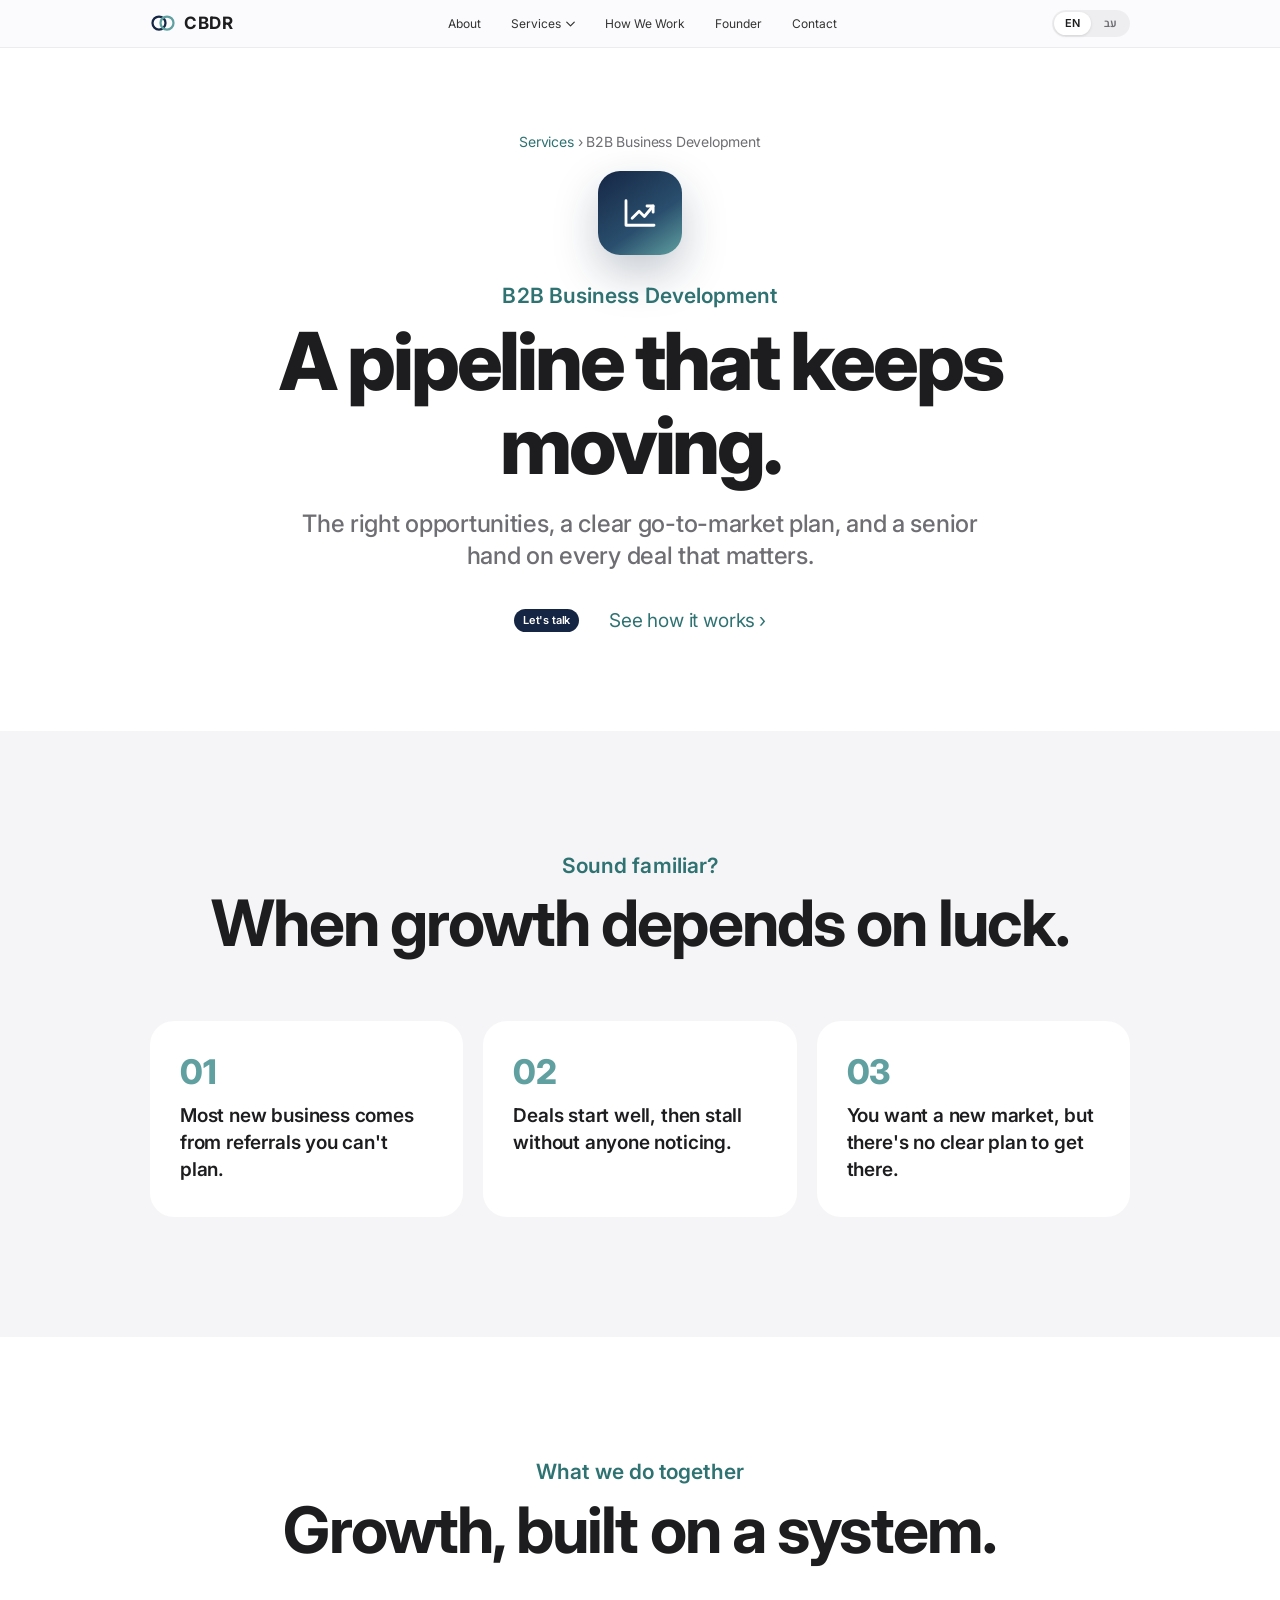
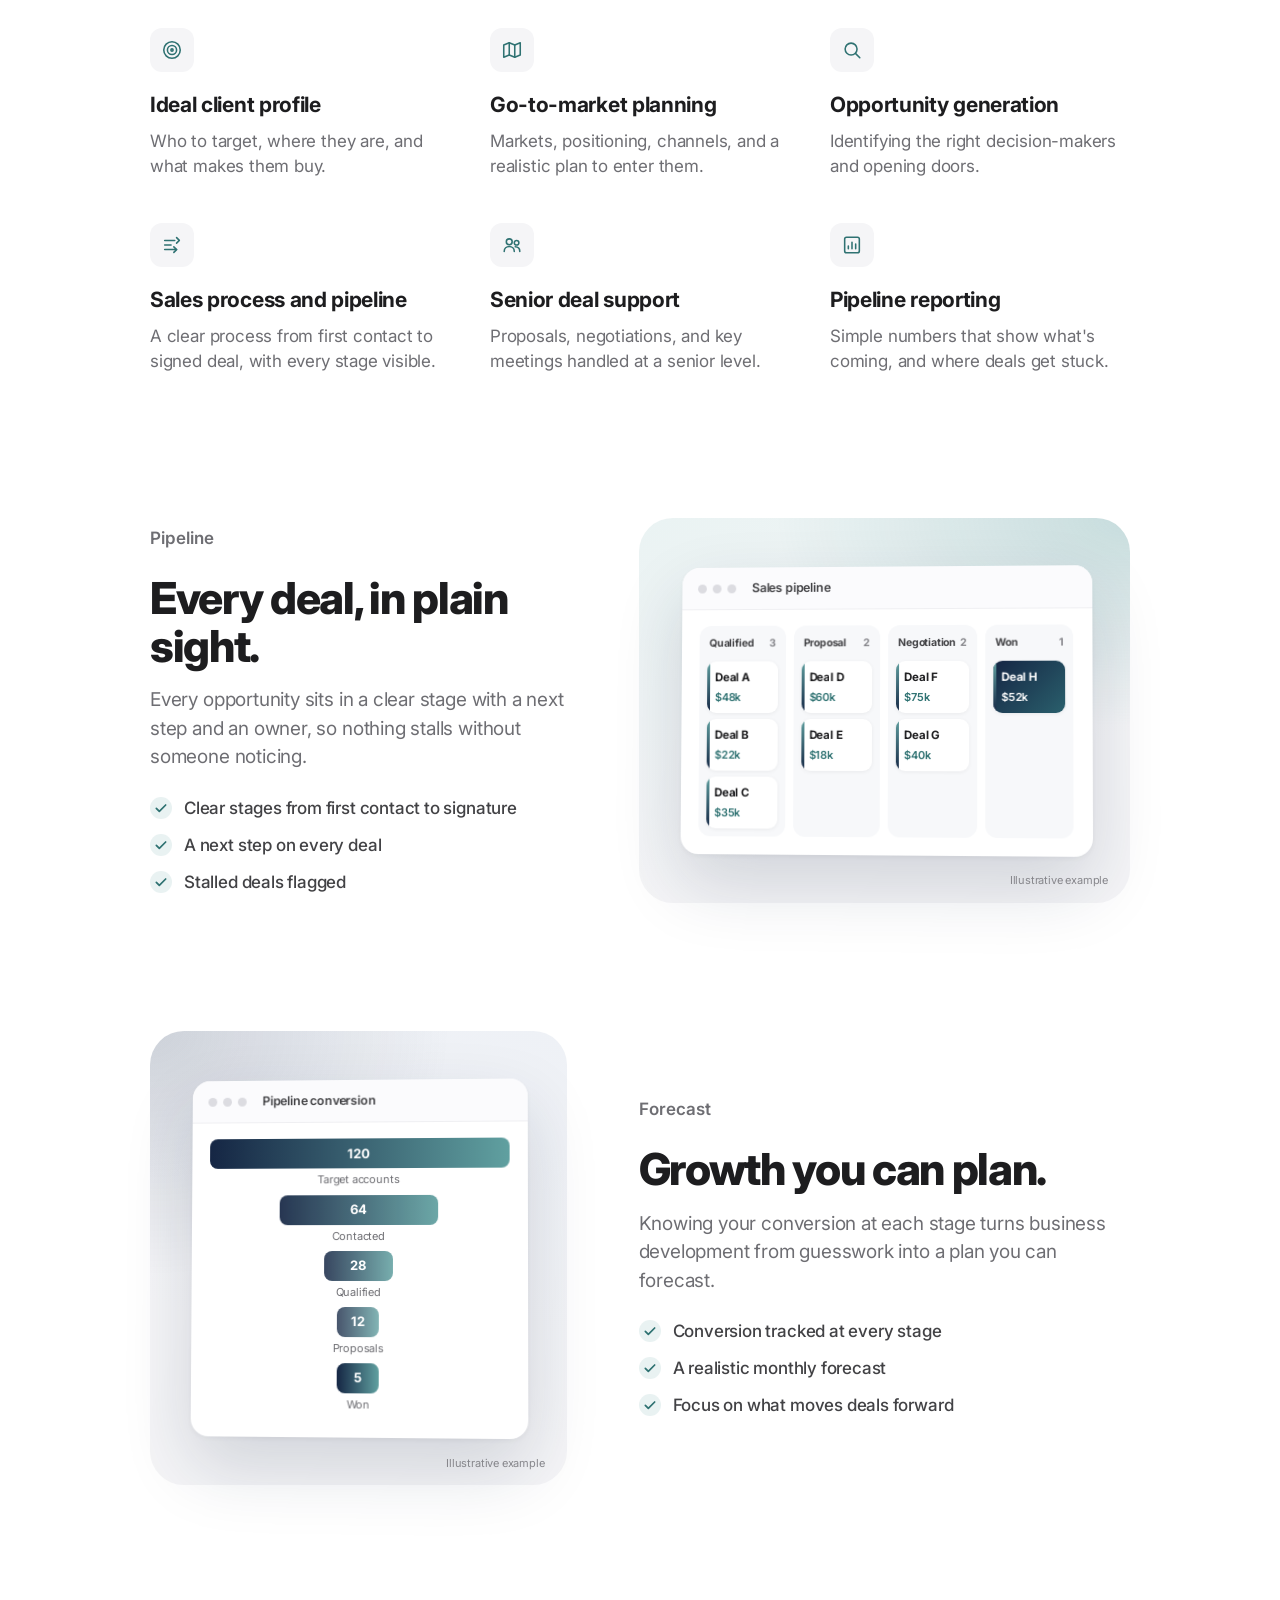
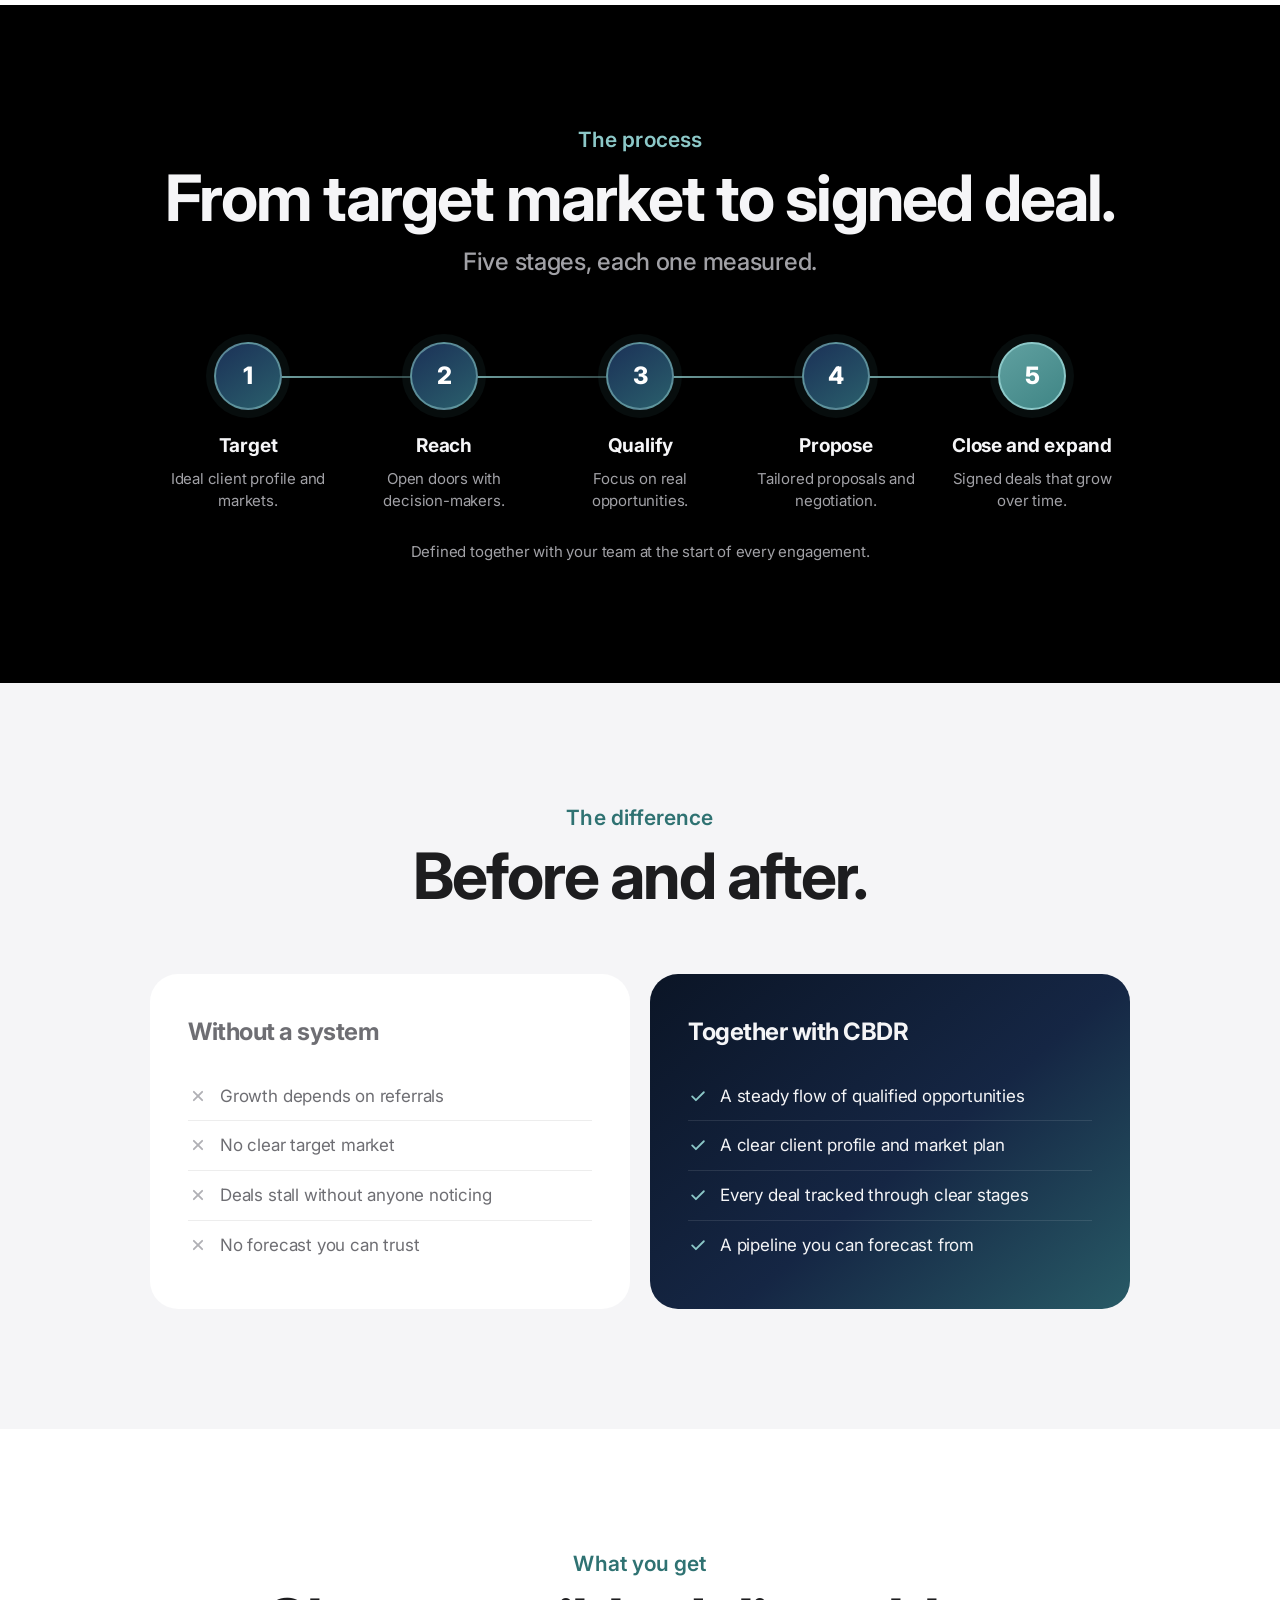
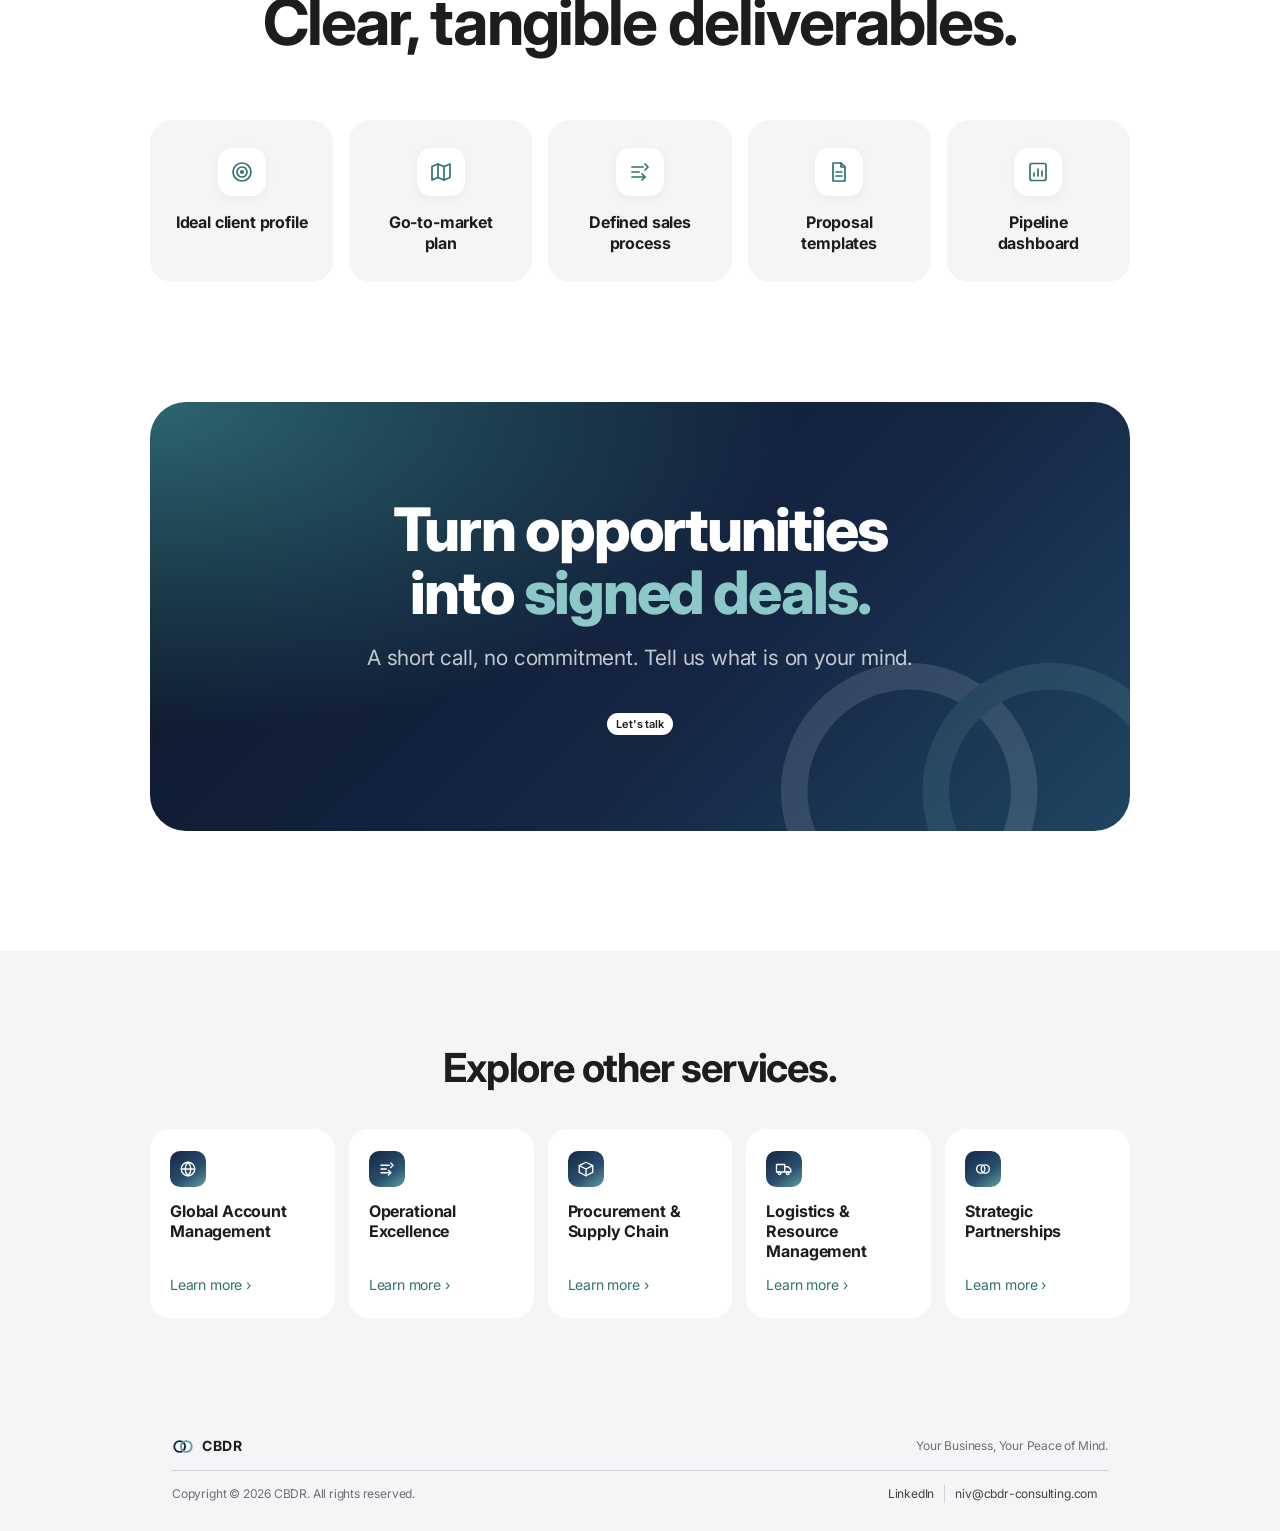
<file: b2b-business-development.html>
<!DOCTYPE html>
<html lang="en" dir="ltr">
<head>
<meta charset="UTF-8">
<meta name="viewport" content="width=device-width, initial-scale=1.0">
<title>B2B Business Development | CBDR</title>
<meta name="description" content="B2B business development: ideal client profile, go-to-market planning, opportunity generation, sales process and pipeline, and senior deal support.">
<meta name="robots" content="index, follow">
<meta name="theme-color" content="#fbfbfd">
<link rel="canonical" href="https://cbdr-consulting.com/b2b-business-development">
<link rel="alternate" hreflang="en" href="https://cbdr-consulting.com/b2b-business-development">
<link rel="alternate" hreflang="he" href="https://cbdr-consulting.com/b2b-business-development?lang=he">
<link rel="alternate" hreflang="x-default" href="https://cbdr-consulting.com/b2b-business-development">
<link rel="icon" type="image/svg+xml" href="favicon.svg">
<meta property="og:type" content="website">
<meta property="og:site_name" content="CBDR">
<meta property="og:url" content="https://cbdr-consulting.com/b2b-business-development">
<meta property="og:title" content="B2B Business Development | CBDR">
<meta property="og:description" content="B2B business development: ideal client profile, go-to-market planning, opportunity generation, sales process and pipeline, and senior deal support.">
<meta property="og:image" content="https://cbdr-consulting.com/og-image.jpg">
<meta name="twitter:card" content="summary_large_image">
<script type="application/ld+json">
{
  "@context": "https://schema.org",
  "@type": "Service",
  "name": "B2B Business Development",
  "serviceType": "B2B Business Development",
  "description": "B2B business development: ideal client profile, go-to-market planning, opportunity generation, sales process and pipeline, and senior deal support.",
  "url": "https://cbdr-consulting.com/b2b-business-development",
  "areaServed": "Worldwide",
  "provider": {
    "@type": "ProfessionalService",
    "name": "CBDR",
    "url": "https://cbdr-consulting.com/"
  }
}
</script>
<!-- ANALYTICS: paste your analytics snippet here -->
<script>document.documentElement.classList.add('js');</script>
<link rel="preconnect" href="https://fonts.googleapis.com">
<link rel="preconnect" href="https://fonts.gstatic.com" crossorigin>
<link href="https://fonts.googleapis.com/css2?family=Inter:wght@400;500;600;700;800&family=Heebo:wght@400;500;600;700;800&display=swap" rel="stylesheet">
<link rel="stylesheet" href="site.css">
</head>
<body>

<svg width="0" height="0" style="position:absolute" aria-hidden="true">
  <defs>
    <symbol id="rings" viewBox="0 0 52 36">
      <circle cx="18" cy="18" r="13" fill="none" stroke="#152644" stroke-width="4.5"/>
      <circle cx="34" cy="18" r="13" fill="none" stroke="#60A0A0" stroke-width="4.5"/>
    </symbol>
  </defs>
</svg>

<!--NAV-START-->
<nav class="gnav" aria-label="Main">
  <div class="gnav-in">
    <a href="index.html" class="brand" aria-label="CBDR home"><svg aria-hidden="true"><use href="#rings"/></svg><b>CBDR</b></a>
    <div class="gnav-links">
      <a href="index.html#about"><span class="t-en">About</span><span class="t-he">מי אנחנו</span></a>
      <button class="svc-btn" type="button" aria-expanded="false" aria-controls="flyout"><span class="t-en">Services</span><span class="t-he">שירותים</span><svg class="chev-d" viewBox="0 0 12 8" aria-hidden="true"><path d="M1 1.5l5 5 5-5"/></svg></button>
      <a href="index.html#process"><span class="t-en">How We Work</span><span class="t-he">איך עובדים</span></a>
      <a href="index.html#founder"><span class="t-en">Founder</span><span class="t-he">המייסד</span></a>
      <a href="index.html#contact"><span class="t-en">Contact</span><span class="t-he">צור קשר</span></a>
    </div>
    <div class="gnav-right">
      <div class="lang" role="group" aria-label="Language">
        <button class="ltb on" data-l="en" onclick="setL('en')">EN</button>
        <button class="ltb" data-l="he" onclick="setL('he')">עב</button>
      </div>
      <button class="burger" type="button" aria-label="Menu" aria-expanded="false" aria-controls="mnav"><span></span><span></span></button>
    </div>
  </div>
</nav>
<div class="fly-dim" aria-hidden="true"></div>
<div class="flyout" id="flyout">
  <div class="fly-in">
    <div class="fly-head">
      <p class="fly-eyebrow"><span class="t-en">Services</span><span class="t-he">שירותים</span></p>
      <p class="fly-lead"><span class="t-en">Different areas, one approach.</span><span class="t-he">תחומים שונים, גישה אחת.</span></p>
      <a class="more" href="index.html#services"><span class="t-en">All services</span><span class="t-he">כל השירותים</span> <span class="chev">›</span></a>
    </div>
    <div class="fly-grid"><a class="fly-item" href="global-account-management.html"><span class="ico"><svg viewBox="0 0 24 24" aria-hidden="true"><circle cx="12" cy="12" r="9"/><path d="M3 12h18M12 3c2.5 2.6 3.8 5.6 3.8 9s-1.3 6.4-3.8 9c-2.5-2.6-3.8-5.6-3.8-9S9.5 5.6 12 3z"/></svg></span><span class="txt"><b><span class="t-en">Global Account Management</span><span class="t-he">ניהול תיקי לקוחות גלובליים</span></b><small><span class="t-en">Senior care for international clients</span><span class="t-he">ליווי בכיר ללקוחות בינלאומיים</span></small></span></a><a class="fly-item" href="operational-excellence.html"><span class="ico"><svg viewBox="0 0 24 24" aria-hidden="true"><path d="M4 7h11M4 12h7M4 17h13"/><path d="M17 4l3 3-3 3M14 14l3 3-3 3"/></svg></span><span class="txt"><b><span class="t-en">Operational Excellence</span><span class="t-he">מצוינות תפעולית</span></b><small><span class="t-en">Leaner processes that scale</span><span class="t-he">תהליכים רזים שגדלים איתכם</span></small></span></a><a class="fly-item" href="procurement-supply-chain.html"><span class="ico"><svg viewBox="0 0 24 24" aria-hidden="true"><path d="M3 7.5L12 3l9 4.5v9L12 21l-9-4.5z"/><path d="M3 7.5L12 12l9-4.5M12 12v9"/></svg></span><span class="txt"><b><span class="t-en">Procurement &amp; Supply Chain</span><span class="t-he">רכש ושרשרת אספקה</span></b><small><span class="t-en">Better suppliers and terms</span><span class="t-he">ספקים ותנאים טובים יותר</span></small></span></a><a class="fly-item" href="logistics-resource-management.html"><span class="ico"><svg viewBox="0 0 24 24" aria-hidden="true"><path d="M2 6h11v10H2zM13 9h4.5L21 12.5V16h-8z"/><circle cx="6" cy="17.5" r="1.8"/><circle cx="17" cy="17.5" r="1.8"/></svg></span><span class="txt"><b><span class="t-en">Logistics &amp; Resource Management</span><span class="t-he">ניהול לוגיסטיקה ומשאבים</span></b><small><span class="t-en">Shipping, stock, and capacity</span><span class="t-he">שילוח, מלאי וקיבולת</span></small></span></a><a class="fly-item" href="strategic-partnerships.html"><span class="ico"><svg viewBox="0 0 24 24" aria-hidden="true"><circle cx="9" cy="12" r="5.5"/><circle cx="15" cy="12" r="5.5"/></svg></span><span class="txt"><b><span class="t-en">Strategic Partnerships</span><span class="t-he">שותפויות אסטרטגיות</span></b><small><span class="t-en">Distributors and channel partners</span><span class="t-he">מפיצים ושותפי ערוץ</span></small></span></a><a class="fly-item" href="b2b-business-development.html" aria-current="page"><span class="ico"><svg viewBox="0 0 24 24" aria-hidden="true"><path d="M4 19V5M4 19h16"/><path d="M7.5 15l4-4 3 3 5-6"/><path d="M16 8h3.5v3.5"/></svg></span><span class="txt"><b><span class="t-en">B2B Business Development</span><span class="t-he">פיתוח עסקי B2B</span></b><small><span class="t-en">A pipeline that keeps moving</span><span class="t-he">פייפליין שלא נעצר</span></small></span></a></div>
  </div>
</div>
<div class="mnav" id="mnav">
  <div class="mnav-in">
    <p class="m-label"><span class="t-en">Services</span><span class="t-he">שירותים</span></p>
    <div class="m-list"><a class="m-item" href="global-account-management.html"><span class="ico"><svg viewBox="0 0 24 24" aria-hidden="true"><circle cx="12" cy="12" r="9"/><path d="M3 12h18M12 3c2.5 2.6 3.8 5.6 3.8 9s-1.3 6.4-3.8 9c-2.5-2.6-3.8-5.6-3.8-9S9.5 5.6 12 3z"/></svg></span><span class="txt"><b><span class="t-en">Global Account Management</span><span class="t-he">ניהול תיקי לקוחות גלובליים</span></b><small><span class="t-en">Senior care for international clients</span><span class="t-he">ליווי בכיר ללקוחות בינלאומיים</span></small></span></a><a class="m-item" href="operational-excellence.html"><span class="ico"><svg viewBox="0 0 24 24" aria-hidden="true"><path d="M4 7h11M4 12h7M4 17h13"/><path d="M17 4l3 3-3 3M14 14l3 3-3 3"/></svg></span><span class="txt"><b><span class="t-en">Operational Excellence</span><span class="t-he">מצוינות תפעולית</span></b><small><span class="t-en">Leaner processes that scale</span><span class="t-he">תהליכים רזים שגדלים איתכם</span></small></span></a><a class="m-item" href="procurement-supply-chain.html"><span class="ico"><svg viewBox="0 0 24 24" aria-hidden="true"><path d="M3 7.5L12 3l9 4.5v9L12 21l-9-4.5z"/><path d="M3 7.5L12 12l9-4.5M12 12v9"/></svg></span><span class="txt"><b><span class="t-en">Procurement &amp; Supply Chain</span><span class="t-he">רכש ושרשרת אספקה</span></b><small><span class="t-en">Better suppliers and terms</span><span class="t-he">ספקים ותנאים טובים יותר</span></small></span></a><a class="m-item" href="logistics-resource-management.html"><span class="ico"><svg viewBox="0 0 24 24" aria-hidden="true"><path d="M2 6h11v10H2zM13 9h4.5L21 12.5V16h-8z"/><circle cx="6" cy="17.5" r="1.8"/><circle cx="17" cy="17.5" r="1.8"/></svg></span><span class="txt"><b><span class="t-en">Logistics &amp; Resource Management</span><span class="t-he">ניהול לוגיסטיקה ומשאבים</span></b><small><span class="t-en">Shipping, stock, and capacity</span><span class="t-he">שילוח, מלאי וקיבולת</span></small></span></a><a class="m-item" href="strategic-partnerships.html"><span class="ico"><svg viewBox="0 0 24 24" aria-hidden="true"><circle cx="9" cy="12" r="5.5"/><circle cx="15" cy="12" r="5.5"/></svg></span><span class="txt"><b><span class="t-en">Strategic Partnerships</span><span class="t-he">שותפויות אסטרטגיות</span></b><small><span class="t-en">Distributors and channel partners</span><span class="t-he">מפיצים ושותפי ערוץ</span></small></span></a><a class="m-item" href="b2b-business-development.html" aria-current="page"><span class="ico"><svg viewBox="0 0 24 24" aria-hidden="true"><path d="M4 19V5M4 19h16"/><path d="M7.5 15l4-4 3 3 5-6"/><path d="M16 8h3.5v3.5"/></svg></span><span class="txt"><b><span class="t-en">B2B Business Development</span><span class="t-he">פיתוח עסקי B2B</span></b><small><span class="t-en">A pipeline that keeps moving</span><span class="t-he">פייפליין שלא נעצר</span></small></span></a></div>
    <p class="m-label"><span class="t-en">CBDR</span><span class="t-he">CBDR</span></p>
    <div class="m-links"><a href="index.html#about"><span class="t-en">About</span><span class="t-he">מי אנחנו</span></a><a href="index.html#process"><span class="t-en">How We Work</span><span class="t-he">איך עובדים</span></a><a href="index.html#founder"><span class="t-en">Founder</span><span class="t-he">המייסד</span></a><a href="index.html#contact"><span class="t-en">Contact</span><span class="t-he">צור קשר</span></a></div>
  </div>
</div>
<!--NAV-END-->

<main id="top">

<section class="svc-hero">
  <p class="crumb rv"><a href="index.html#services"><span class="t-en">Services</span><span class="t-he">שירותים</span></a> <span class="chev">›</span> <span class="t-en">B2B Business Development</span><span class="t-he">פיתוח עסקי B2B</span></p>
  <div class="hero-ico rv"><svg viewBox="0 0 24 24" aria-hidden="true"><path d="M4 19V5M4 19h16"/><path d="M7.5 15l4-4 3 3 5-6"/><path d="M16 8h3.5v3.5"/></svg></div>
  <p class="eyebrow rv d1"><span class="t-en">B2B Business Development</span><span class="t-he">פיתוח עסקי B2B</span></p>
  <h1 class="rv d1"><span class="t-en">A pipeline that keeps moving.</span><span class="t-he">פייפליין שלא נעצר.</span></h1>
  <p class="subhead rv d2"><span class="t-en">The right opportunities, a clear go-to-market plan, and a senior hand on every deal that matters.</span><span class="t-he">ההזדמנויות הנכונות, תוכנית יציאה לשוק ברורה, ויד בכירה על כל עסקה שחשובה.</span></p>
  <div class="cta-row rv d3">
    <a href="index.html#contact" class="pill"><span class="t-en">Let's talk</span><span class="t-he">בואו נדבר</span></a>
    <a href="#how" class="more"><span class="t-en">See how it works</span><span class="t-he">איך זה עובד</span> <span class="chev">›</span></a>
  </div>
</section>

<section class="section bg-mist">
  <div class="inner">
    <div class="head-block center">
      <p class="eyebrow rv"><span class="t-en">Sound familiar?</span><span class="t-he">נשמע מוכר?</span></p>
      <h2 class="headline rv d1"><span class="t-en">When growth depends on luck.</span><span class="t-he">כשהצמיחה תלויה במזל.</span></h2>
    </div>
    <div class="signs"><div class="sign rv"><div class="q">01</div><p><span class="t-en">Most new business comes from referrals you can't plan.</span><span class="t-he">רוב העסקים החדשים מגיעים מהמלצות שאי אפשר לתכנן.</span></p></div><div class="sign rv d1"><div class="q">02</div><p><span class="t-en">Deals start well, then stall without anyone noticing.</span><span class="t-he">עסקאות מתחילות טוב, ואז נתקעות בלי שאף אחד שם לב.</span></p></div><div class="sign rv d2"><div class="q">03</div><p><span class="t-en">You want a new market, but there's no clear plan to get there.</span><span class="t-he">אתם רוצים שוק חדש, אבל אין תוכנית ברורה להגיע אליו.</span></p></div></div>
  </div>
</section>

<section class="section">
  <div class="inner">
    <div class="head-block center">
      <p class="eyebrow rv"><span class="t-en">What we do together</span><span class="t-he">מה אנחנו עושים ביחד</span></p>
      <h2 class="headline rv d1"><span class="t-en">Growth, built on a system.</span><span class="t-he">צמיחה שבנויה על שיטה.</span></h2>
    </div>
    <div class="caps"><div class="cap rv"><div class="ico"><svg viewBox="0 0 24 24" aria-hidden="true"><circle cx="12" cy="12" r="9"/><circle cx="12" cy="12" r="5"/><circle cx="12" cy="12" r="1.2"/></svg></div><h3><span class="t-en">Ideal client profile</span><span class="t-he">פרופיל לקוח אידיאלי (ICP)</span></h3><p><span class="t-en">Who to target, where they are, and what makes them buy.</span><span class="t-he">למי לפנות, איפה הם נמצאים, ומה גורם להם לקנות.</span></p></div><div class="cap rv d1"><div class="ico"><svg viewBox="0 0 24 24" aria-hidden="true"><path d="M9 4L3 6.5v13.5L9 17.5l6 2.5 6-2.5V4l-6 2.5z"/><path d="M9 4v13.5M15 6.5V20"/></svg></div><h3><span class="t-en">Go-to-market planning</span><span class="t-he">תוכנית יציאה לשוק</span></h3><p><span class="t-en">Markets, positioning, channels, and a realistic plan to enter them.</span><span class="t-he">שווקים, מיצוב, ערוצים ותוכנית מציאותית להיכנס אליהם.</span></p></div><div class="cap rv d2"><div class="ico"><svg viewBox="0 0 24 24" aria-hidden="true"><circle cx="11" cy="11" r="6.5"/><path d="M16 16l4.5 4.5"/></svg></div><h3><span class="t-en">Opportunity generation</span><span class="t-he">יצירת הזדמנויות</span></h3><p><span class="t-en">Identifying the right decision-makers and opening doors.</span><span class="t-he">איתור מקבלי ההחלטות הנכונים ופתיחת דלתות.</span></p></div><div class="cap rv"><div class="ico"><svg viewBox="0 0 24 24" aria-hidden="true"><path d="M4 7h11M4 12h7M4 17h13"/><path d="M17 4l3 3-3 3M14 14l3 3-3 3"/></svg></div><h3><span class="t-en">Sales process and pipeline</span><span class="t-he">תהליך מכירה ופייפליין</span></h3><p><span class="t-en">A clear process from first contact to signed deal, with every stage visible.</span><span class="t-he">תהליך ברור מקשר ראשון ועד חתימה, עם כל שלב גלוי.</span></p></div><div class="cap rv d1"><div class="ico"><svg viewBox="0 0 24 24" aria-hidden="true"><circle cx="9" cy="8.5" r="3.2"/><path d="M3.5 19c0-3.2 2.5-5.3 5.5-5.3s5.5 2.1 5.5 5.3"/><circle cx="17" cy="9.5" r="2.5"/><path d="M15.5 14c2.8.1 5 1.9 5 5"/></svg></div><h3><span class="t-en">Senior deal support</span><span class="t-he">ליווי עסקאות בדרג בכיר</span></h3><p><span class="t-en">Proposals, negotiations, and key meetings handled at a senior level.</span><span class="t-he">הצעות, משא ומתן ופגישות מפתח, בדרג בכיר.</span></p></div><div class="cap rv d2"><div class="ico"><svg viewBox="0 0 24 24" aria-hidden="true"><rect x="4" y="3.5" width="16" height="17" rx="2"/><path d="M8 16v-3M12 16V9M16 16v-5"/></svg></div><h3><span class="t-en">Pipeline reporting</span><span class="t-he">דיווח על הפייפליין</span></h3><p><span class="t-en">Simple numbers that show what's coming, and where deals get stuck.</span><span class="t-he">מספרים פשוטים שמראים מה בדרך, ואיפה עסקאות נתקעות.</span></p></div></div>
  </div>
</section>

<section class="section" style="padding-top:24px">
  <div class="inner"><div class="show"><div class="show-txt rv"><p class="eyebrow"><span class="t-en">Pipeline</span><span class="t-he">פייפליין</span></p><h3><span class="t-en">Every deal, in plain sight.</span><span class="t-he">כל עסקה, גלויה לעין.</span></h3><p><span class="t-en">Every opportunity sits in a clear stage with a next step and an owner, so nothing stalls without someone noticing.</span><span class="t-he">כל הזדמנות נמצאת בשלב ברור, עם צעד הבא ואחראי, כך ששום דבר לא נתקע בלי שמישהו ישים לב.</span></p><ul><li><svg viewBox="0 0 24 24"><path d="M5 12.5l4.5 4.5L19 7.5"/></svg><span><span class="t-en">Clear stages from first contact to signature</span><span class="t-he">שלבים ברורים מקשר ראשון ועד חתימה</span></span></li><li><svg viewBox="0 0 24 24"><path d="M5 12.5l4.5 4.5L19 7.5"/></svg><span><span class="t-en">A next step on every deal</span><span class="t-he">צעד הבא לכל עסקה</span></span></li><li><svg viewBox="0 0 24 24"><path d="M5 12.5l4.5 4.5L19 7.5"/></svg><span><span class="t-en">Stalled deals flagged</span><span class="t-he">עסקאות תקועות מסומנות</span></span></li></ul></div><div class="show-vis rv d1"><div class="mock " aria-hidden="true"><div class="mock-bar"><i></i><i></i><i></i><b><span class="t-en">Sales pipeline</span><span class="t-he">פייפליין מכירות</span></b></div><div class="mock-body"><div class="kb"><div class="kb-col"><p><span class="t-en">Qualified</span><span class="t-he">מסוננים</span> <em>3</em></p><span class="kb-c"><b><span class="t-en">Deal A</span><span class="t-he">עסקה A</span></b><small>$48k</small><i></i></span><span class="kb-c"><b><span class="t-en">Deal B</span><span class="t-he">עסקה B</span></b><small>$22k</small><i></i></span><span class="kb-c"><b><span class="t-en">Deal C</span><span class="t-he">עסקה C</span></b><small>$35k</small><i></i></span></div><div class="kb-col"><p><span class="t-en">Proposal</span><span class="t-he">הצעה</span> <em>2</em></p><span class="kb-c"><b><span class="t-en">Deal D</span><span class="t-he">עסקה D</span></b><small>$60k</small><i></i></span><span class="kb-c"><b><span class="t-en">Deal E</span><span class="t-he">עסקה E</span></b><small>$18k</small><i></i></span></div><div class="kb-col"><p><span class="t-en">Negotiation</span><span class="t-he">משא ומתן</span> <em>2</em></p><span class="kb-c"><b><span class="t-en">Deal F</span><span class="t-he">עסקה F</span></b><small>$75k</small><i></i></span><span class="kb-c"><b><span class="t-en">Deal G</span><span class="t-he">עסקה G</span></b><small>$40k</small><i></i></span></div><div class="kb-col"><p><span class="t-en">Won</span><span class="t-he">נסגרו</span> <em>1</em></p><span class="kb-c"><b><span class="t-en">Deal H</span><span class="t-he">עסקה H</span></b><small>$52k</small><i></i></span></div></div></div></div><span class="note"><span class="t-en">Illustrative example</span><span class="t-he">דוגמה להמחשה</span></span></div></div><div class="show rev"><div class="show-txt rv"><p class="eyebrow"><span class="t-en">Forecast</span><span class="t-he">תחזית</span></p><h3><span class="t-en">Growth you can plan.</span><span class="t-he">צמיחה שאפשר לתכנן.</span></h3><p><span class="t-en">Knowing your conversion at each stage turns business development from guesswork into a plan you can forecast.</span><span class="t-he">כשיודעים את שיעור ההמרה בכל שלב, הפיתוח העסקי הופך מניחוש לתוכנית שאפשר לבנות עליה תחזית.</span></p><ul><li><svg viewBox="0 0 24 24"><path d="M5 12.5l4.5 4.5L19 7.5"/></svg><span><span class="t-en">Conversion tracked at every stage</span><span class="t-he">המרה במעקב בכל שלב</span></span></li><li><svg viewBox="0 0 24 24"><path d="M5 12.5l4.5 4.5L19 7.5"/></svg><span><span class="t-en">A realistic monthly forecast</span><span class="t-he">תחזית חודשית מציאותית</span></span></li><li><svg viewBox="0 0 24 24"><path d="M5 12.5l4.5 4.5L19 7.5"/></svg><span><span class="t-en">Focus on what moves deals forward</span><span class="t-he">מיקוד במה שמקדם עסקאות</span></span></li></ul></div><div class="show-vis rv d1"><div class="mock " aria-hidden="true"><div class="mock-bar"><i></i><i></i><i></i><b><span class="t-en">Pipeline conversion</span><span class="t-he">המרה בפייפליין</span></b></div><div class="mock-body"><div class="fn-r"><span class="fn-b" style="width:100%">120</span><span class="fn-l"><span class="t-en">Target accounts</span><span class="t-he">חשבונות יעד</span></span></div><div class="fn-r"><span class="fn-b" style="width:53%">64</span><span class="fn-l"><span class="t-en">Contacted</span><span class="t-he">נוצר קשר</span></span></div><div class="fn-r"><span class="fn-b" style="width:23%">28</span><span class="fn-l"><span class="t-en">Qualified</span><span class="t-he">סוננו</span></span></div><div class="fn-r"><span class="fn-b" style="width:14%">12</span><span class="fn-l"><span class="t-en">Proposals</span><span class="t-he">הצעות</span></span></div><div class="fn-r"><span class="fn-b" style="width:14%">5</span><span class="fn-l"><span class="t-en">Won</span><span class="t-he">נסגרו</span></span></div></div></div><span class="note"><span class="t-en">Illustrative example</span><span class="t-he">דוגמה להמחשה</span></span></div></div></div>
</section>

<section class="section bg-dark" id="how">
  <div class="inner">
    <div class="head-block center">
      <p class="eyebrow rv"><span class="t-en">The process</span><span class="t-he">התהליך</span></p>
      <h2 class="headline rv d1"><span class="t-en">From target market to signed deal.</span><span class="t-he">משוק יעד לעסקה חתומה.</span></h2>
      <p class="subhead rv d2"><span class="t-en">Five stages, each one measured.</span><span class="t-he">חמישה שלבים, כל אחד נמדד.</span></p>
    </div>
    <div class="flow-wrap">
      <ol class="flow" style="--n:5"><li class="rv"><div class="node">1</div><h3><span class="t-en">Target</span><span class="t-he">מיקוד</span></h3><p><span class="t-en">Ideal client profile and markets.</span><span class="t-he">פרופיל לקוח אידיאלי ושווקים.</span></p></li><li class="rv d1"><div class="node">2</div><h3><span class="t-en">Reach</span><span class="t-he">פנייה</span></h3><p><span class="t-en">Open doors with decision-makers.</span><span class="t-he">פתיחת דלתות מול מקבלי החלטות.</span></p></li><li class="rv d2"><div class="node">3</div><h3><span class="t-en">Qualify</span><span class="t-he">סינון</span></h3><p><span class="t-en">Focus on real opportunities.</span><span class="t-he">מיקוד בהזדמנויות אמיתיות.</span></p></li><li class="rv d3"><div class="node">4</div><h3><span class="t-en">Propose</span><span class="t-he">הצעה</span></h3><p><span class="t-en">Tailored proposals and negotiation.</span><span class="t-he">הצעות מותאמות ומשא ומתן.</span></p></li><li class="rv d3"><div class="node">5</div><h3><span class="t-en">Close and expand</span><span class="t-he">סגירה והרחבה</span></h3><p><span class="t-en">Signed deals that grow over time.</span><span class="t-he">עסקאות חתומות שגדלות לאורך זמן.</span></p></li></ol>
      
      <p class="rv" style="text-align:center;margin-top:30px;font-size:15px;color:#a1a1a6"><span class="t-en">Defined together with your team at the start of every engagement.</span><span class="t-he">מוגדר יחד עם הצוות שלכם בתחילת כל התקשרות.</span></p>
    </div>
  </div>
</section>

<section class="section bg-mist">
  <div class="inner">
    <div class="head-block center">
      <p class="eyebrow rv"><span class="t-en">The difference</span><span class="t-he">ההבדל</span></p>
      <h2 class="headline rv d1"><span class="t-en">Before and after.</span><span class="t-he">לפני ואחרי.</span></h2>
    </div>
    <div class="ba">
      <div class="ba-col ba-before rv"><h3><span class="t-en">Without a system</span><span class="t-he">בלי שיטה</span></h3><ul><li><svg viewBox="0 0 24 24"><path d="M7 7l10 10M17 7L7 17"/></svg><span><span class="t-en">Growth depends on referrals</span><span class="t-he">הצמיחה תלויה בהמלצות</span></span></li><li><svg viewBox="0 0 24 24"><path d="M7 7l10 10M17 7L7 17"/></svg><span><span class="t-en">No clear target market</span><span class="t-he">אין שוק יעד ברור</span></span></li><li><svg viewBox="0 0 24 24"><path d="M7 7l10 10M17 7L7 17"/></svg><span><span class="t-en">Deals stall without anyone noticing</span><span class="t-he">עסקאות נתקעות בלי שאף אחד שם לב</span></span></li><li><svg viewBox="0 0 24 24"><path d="M7 7l10 10M17 7L7 17"/></svg><span><span class="t-en">No forecast you can trust</span><span class="t-he">אין תחזית שאפשר לסמוך עליה</span></span></li></ul></div>
      <div class="ba-col ba-after rv d1"><h3><span class="t-en">Together with CBDR</span><span class="t-he">יחד עם CBDR</span></h3><ul><li><svg viewBox="0 0 24 24"><path d="M5 12.5l4.5 4.5L19 7.5"/></svg><span><span class="t-en">A steady flow of qualified opportunities</span><span class="t-he">זרימה קבועה של הזדמנויות איכותיות</span></span></li><li><svg viewBox="0 0 24 24"><path d="M5 12.5l4.5 4.5L19 7.5"/></svg><span><span class="t-en">A clear client profile and market plan</span><span class="t-he">פרופיל לקוח ותוכנית שוק ברורים</span></span></li><li><svg viewBox="0 0 24 24"><path d="M5 12.5l4.5 4.5L19 7.5"/></svg><span><span class="t-en">Every deal tracked through clear stages</span><span class="t-he">כל עסקה במעקב לפי שלבים ברורים</span></span></li><li><svg viewBox="0 0 24 24"><path d="M5 12.5l4.5 4.5L19 7.5"/></svg><span><span class="t-en">A pipeline you can forecast from</span><span class="t-he">פייפליין שאפשר לבנות עליו תחזית</span></span></li></ul></div>
    </div>
  </div>
</section>

<section class="section">
  <div class="inner">
    <div class="head-block center">
      <p class="eyebrow rv"><span class="t-en">What you get</span><span class="t-he">מה אתם מקבלים</span></p>
      <h2 class="headline rv d1"><span class="t-en">Clear, tangible deliverables.</span><span class="t-he">תוצרים ברורים ומוחשיים.</span></h2>
    </div>
    <div class="deliv" style="--dn:5"><div class="dv rv"><div class="ico"><svg viewBox="0 0 24 24" aria-hidden="true"><circle cx="12" cy="12" r="9"/><circle cx="12" cy="12" r="5"/><circle cx="12" cy="12" r="1.2"/></svg></div><h3><span class="t-en">Ideal client profile</span><span class="t-he">פרופיל לקוח אידיאלי</span></h3></div><div class="dv rv d1"><div class="ico"><svg viewBox="0 0 24 24" aria-hidden="true"><path d="M9 4L3 6.5v13.5L9 17.5l6 2.5 6-2.5V4l-6 2.5z"/><path d="M9 4v13.5M15 6.5V20"/></svg></div><h3><span class="t-en">Go-to-market plan</span><span class="t-he">תוכנית יציאה לשוק</span></h3></div><div class="dv rv d2"><div class="ico"><svg viewBox="0 0 24 24" aria-hidden="true"><path d="M4 7h11M4 12h7M4 17h13"/><path d="M17 4l3 3-3 3M14 14l3 3-3 3"/></svg></div><h3><span class="t-en">Defined sales process</span><span class="t-he">תהליך מכירה מוגדר</span></h3></div><div class="dv rv d3"><div class="ico"><svg viewBox="0 0 24 24" aria-hidden="true"><path d="M6 3h8l4 4v14H6z"/><path d="M14 3v4h4M9 12h6M9 16h6"/></svg></div><h3><span class="t-en">Proposal templates</span><span class="t-he">תבניות להצעות</span></h3></div><div class="dv rv d3"><div class="ico"><svg viewBox="0 0 24 24" aria-hidden="true"><rect x="4" y="3.5" width="16" height="17" rx="2"/><path d="M8 16v-3M12 16V9M16 16v-5"/></svg></div><h3><span class="t-en">Pipeline dashboard</span><span class="t-he">לוח מעקב פייפליין</span></h3></div></div>
  </div>
</section>

<section class="final">
  <div class="final-card rv">
    <svg class="final-rings" viewBox="0 0 52 36" aria-hidden="true"><circle cx="18" cy="18" r="13" fill="none" stroke="#fff" stroke-width="3"/><circle cx="34" cy="18" r="13" fill="none" stroke="#8cc8c8" stroke-width="3"/></svg>
    <h2><span class="t-en">Turn opportunities<br>into <em>signed deals.</em></span><span class="t-he">הפכו הזדמנויות<br><em>לעסקאות חתומות.</em></span></h2>
    <p><span class="t-en">A short call, no commitment. Tell us what is on your mind.</span><span class="t-he">שיחה קצרה, בלי התחייבות. ספרו לנו מה מטריד אתכם.</span></p>
    <a href="index.html#contact" class="pill light"><span class="t-en">Let's talk</span><span class="t-he">בואו נדבר</span></a>
  </div>
</section>

<section class="section bg-mist" style="padding-top:96px;padding-bottom:96px">
  <div class="inner">
    <div class="head-block center" style="margin-bottom:40px">
      <h2 class="headline rv" style="font-size:clamp(28px,3.6vw,40px)"><span class="t-en">Explore other services.</span><span class="t-he">שירותים נוספים.</span></h2>
    </div>
    <div class="others"><a class="other" href="global-account-management.html"><span class="ico"><svg viewBox="0 0 24 24" aria-hidden="true"><circle cx="12" cy="12" r="9"/><path d="M3 12h18M12 3c2.5 2.6 3.8 5.6 3.8 9s-1.3 6.4-3.8 9c-2.5-2.6-3.8-5.6-3.8-9S9.5 5.6 12 3z"/></svg></span><b><span class="t-en">Global Account Management</span><span class="t-he">ניהול תיקי לקוחות גלובליים</span></b><span class="more"><span class="t-en">Learn more</span><span class="t-he">למידע נוסף</span> <span class="chev">›</span></span></a><a class="other" href="operational-excellence.html"><span class="ico"><svg viewBox="0 0 24 24" aria-hidden="true"><path d="M4 7h11M4 12h7M4 17h13"/><path d="M17 4l3 3-3 3M14 14l3 3-3 3"/></svg></span><b><span class="t-en">Operational Excellence</span><span class="t-he">מצוינות תפעולית</span></b><span class="more"><span class="t-en">Learn more</span><span class="t-he">למידע נוסף</span> <span class="chev">›</span></span></a><a class="other" href="procurement-supply-chain.html"><span class="ico"><svg viewBox="0 0 24 24" aria-hidden="true"><path d="M3 7.5L12 3l9 4.5v9L12 21l-9-4.5z"/><path d="M3 7.5L12 12l9-4.5M12 12v9"/></svg></span><b><span class="t-en">Procurement &amp; Supply Chain</span><span class="t-he">רכש ושרשרת אספקה</span></b><span class="more"><span class="t-en">Learn more</span><span class="t-he">למידע נוסף</span> <span class="chev">›</span></span></a><a class="other" href="logistics-resource-management.html"><span class="ico"><svg viewBox="0 0 24 24" aria-hidden="true"><path d="M2 6h11v10H2zM13 9h4.5L21 12.5V16h-8z"/><circle cx="6" cy="17.5" r="1.8"/><circle cx="17" cy="17.5" r="1.8"/></svg></span><b><span class="t-en">Logistics &amp; Resource Management</span><span class="t-he">ניהול לוגיסטיקה ומשאבים</span></b><span class="more"><span class="t-en">Learn more</span><span class="t-he">למידע נוסף</span> <span class="chev">›</span></span></a><a class="other" href="strategic-partnerships.html"><span class="ico"><svg viewBox="0 0 24 24" aria-hidden="true"><circle cx="9" cy="12" r="5.5"/><circle cx="15" cy="12" r="5.5"/></svg></span><b><span class="t-en">Strategic Partnerships</span><span class="t-he">שותפויות אסטרטגיות</span></b><span class="more"><span class="t-en">Learn more</span><span class="t-he">למידע נוסף</span> <span class="chev">›</span></span></a></div>
  </div>
</section>

</main>

<footer>
  <div class="foot-in">
    <div class="foot-top">
      <a href="index.html" class="brand" aria-label="CBDR home"><svg aria-hidden="true"><use href="#rings"/></svg><b>CBDR</b></a>
      <span><span class="t-en">Your Business, Your Peace of Mind.</span><span class="t-he">העסק שלכם, השקט הנפשי שלכם.</span></span>
    </div>
    <div class="foot-bottom">
      <span>Copyright © <span id="yr">2026</span> CBDR. <span class="t-en">All rights reserved.</span><span class="t-he">כל הזכויות שמורות.</span></span>
      <div class="foot-links">
        <a href="https://www.linkedin.com/company/cbdr-consulting" target="_blank" rel="noopener">LinkedIn</a>
        <a class="mail-link" href="mailto:niv@cbdr-consulting.com">niv@cbdr-consulting.com</a>
      </div>
    </div>
  </div>
</footer>

<script>
var CONTACT_EMAIL = 'niv@cbdr-consulting.com';
var TITLES = { en: "B2B Business Development | CBDR", he: "פיתוח עסקי B2B | CBDR" };
function setL(l) {
  if (l !== 'he') l = 'en';
  document.documentElement.lang = l;
  document.documentElement.dir = (l === 'he') ? 'rtl' : 'ltr';
  document.title = TITLES[l];
  document.querySelectorAll('.ltb').forEach(function (b) { b.classList.toggle('on', b.getAttribute('data-l') === l); });
  try { localStorage.setItem('cbdr-lang', l); } catch (e) {}
}
(function init() {
  document.querySelectorAll('.mail-link').forEach(function (a) { a.href = 'mailto:' + CONTACT_EMAIL; a.textContent = CONTACT_EMAIL; });
  document.getElementById('yr').textContent = new Date().getFullYear();
  var l = null;
  try { l = new URLSearchParams(location.search).get('lang') || localStorage.getItem('cbdr-lang'); } catch (e) {}
  if (l === 'he') setL('he');
  var els = document.querySelectorAll('.rv');
  if (!('IntersectionObserver' in window)) { els.forEach(function (el) { el.classList.add('in'); }); return; }
  var io = new IntersectionObserver(function (entries) {
    entries.forEach(function (en) { if (en.isIntersecting) { en.target.classList.add('in'); io.unobserve(en.target); } });
  }, { threshold: 0.12, rootMargin: '0px 0px -40px 0px' });
  els.forEach(function (el) { io.observe(el); });
})();
</script>
<script src="site.js" defer></script>
</body>
</html>
</file>
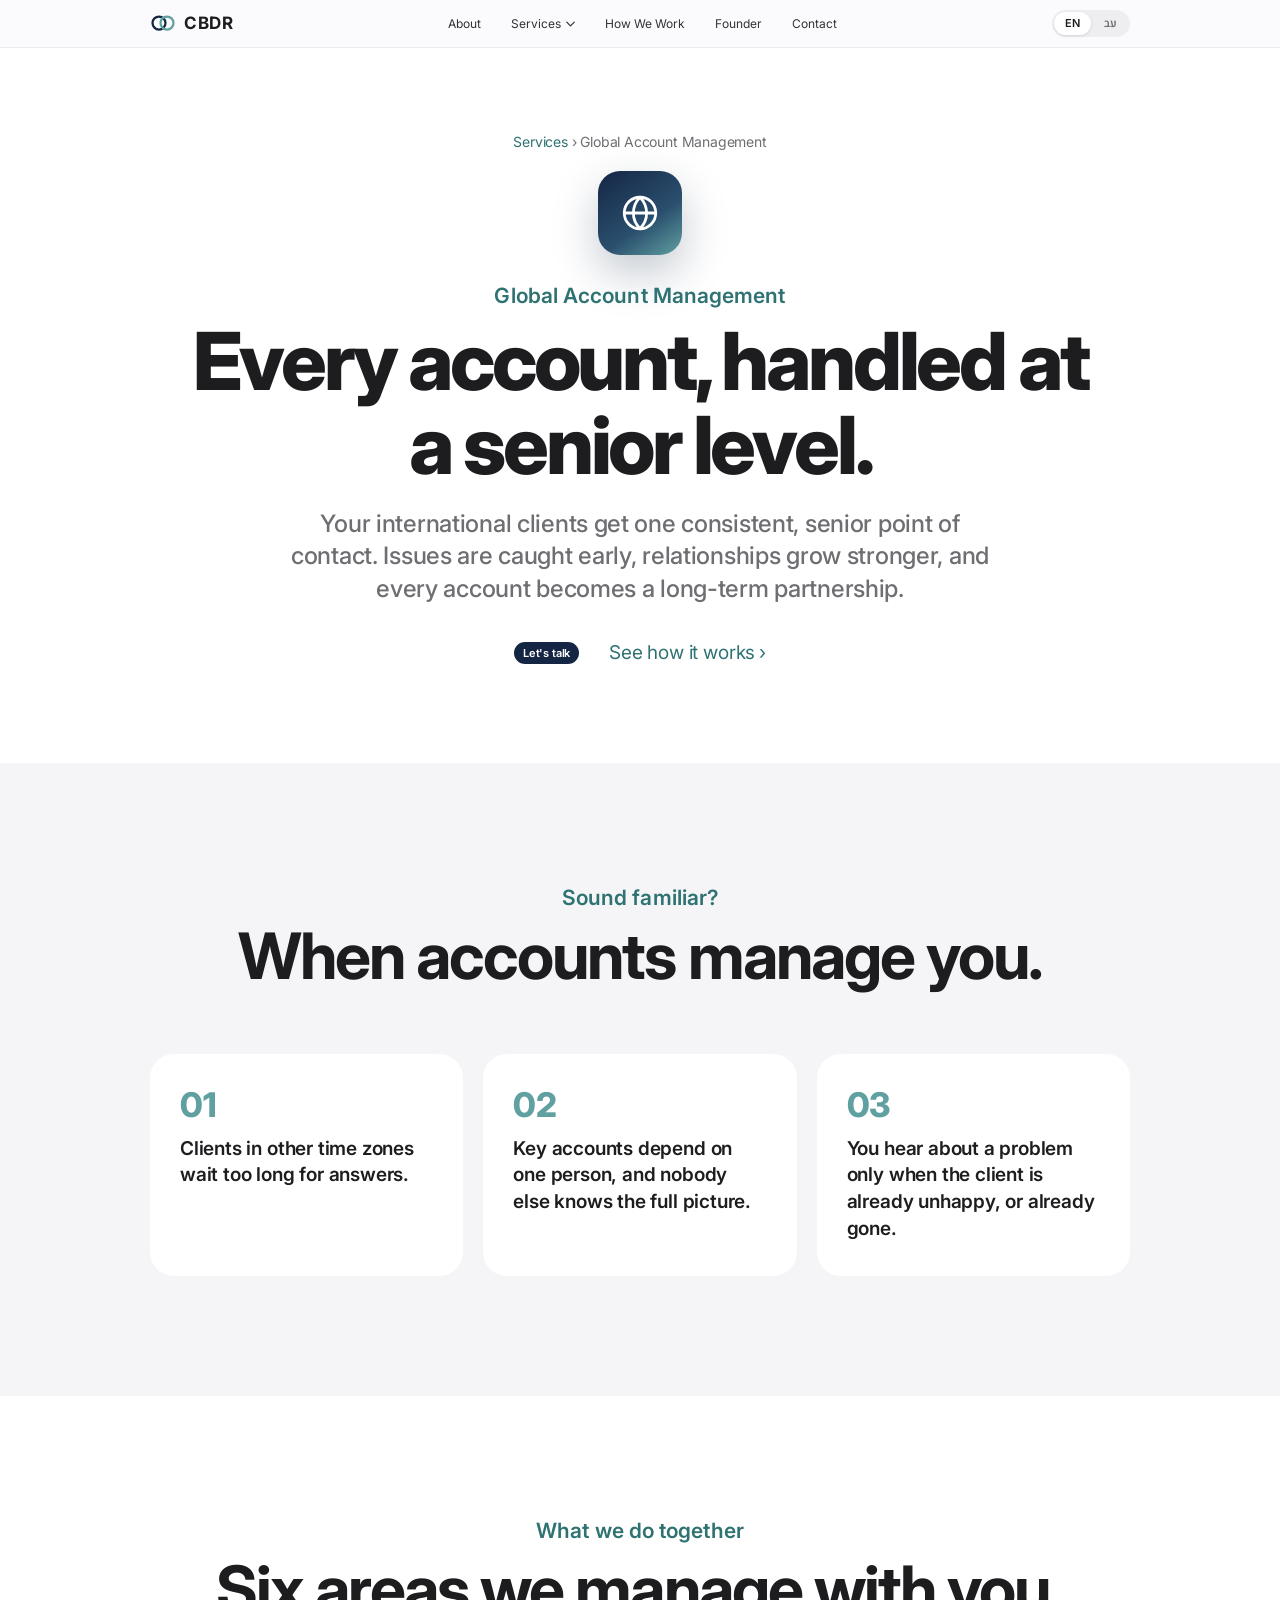
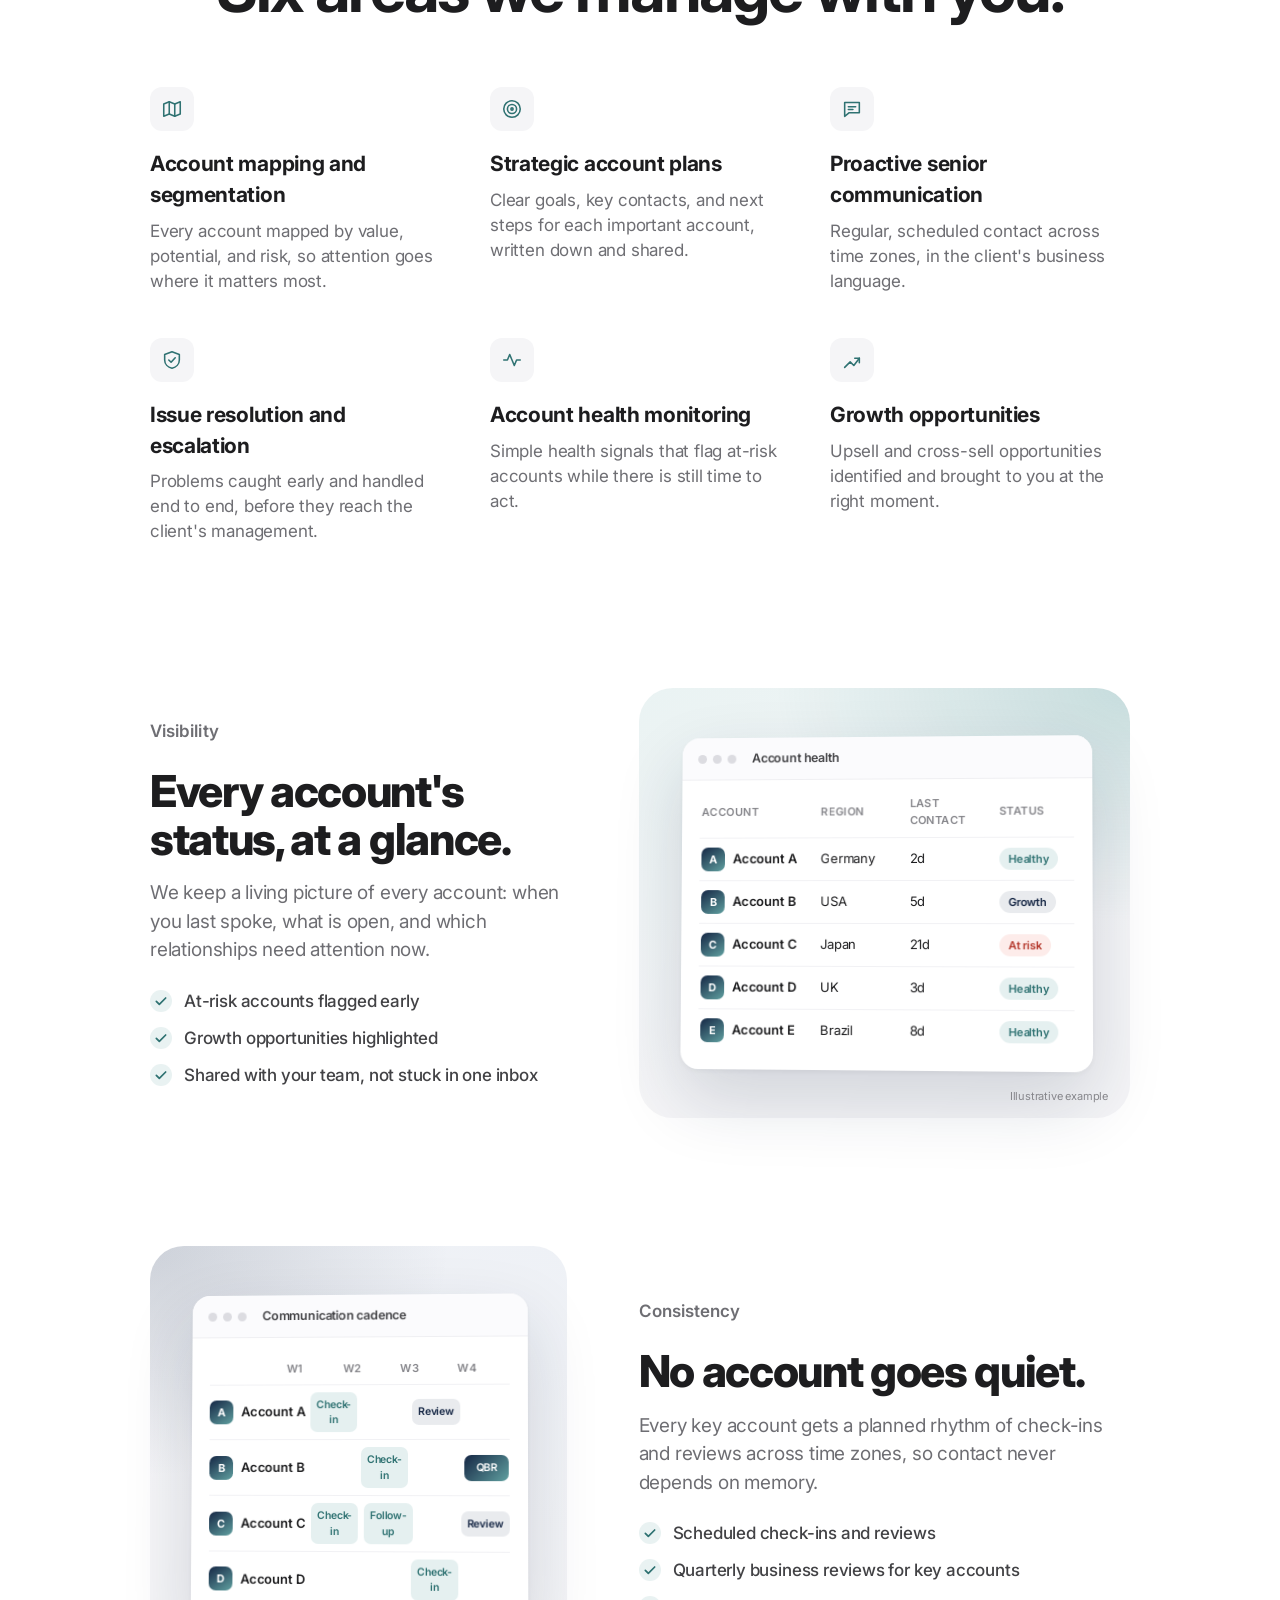
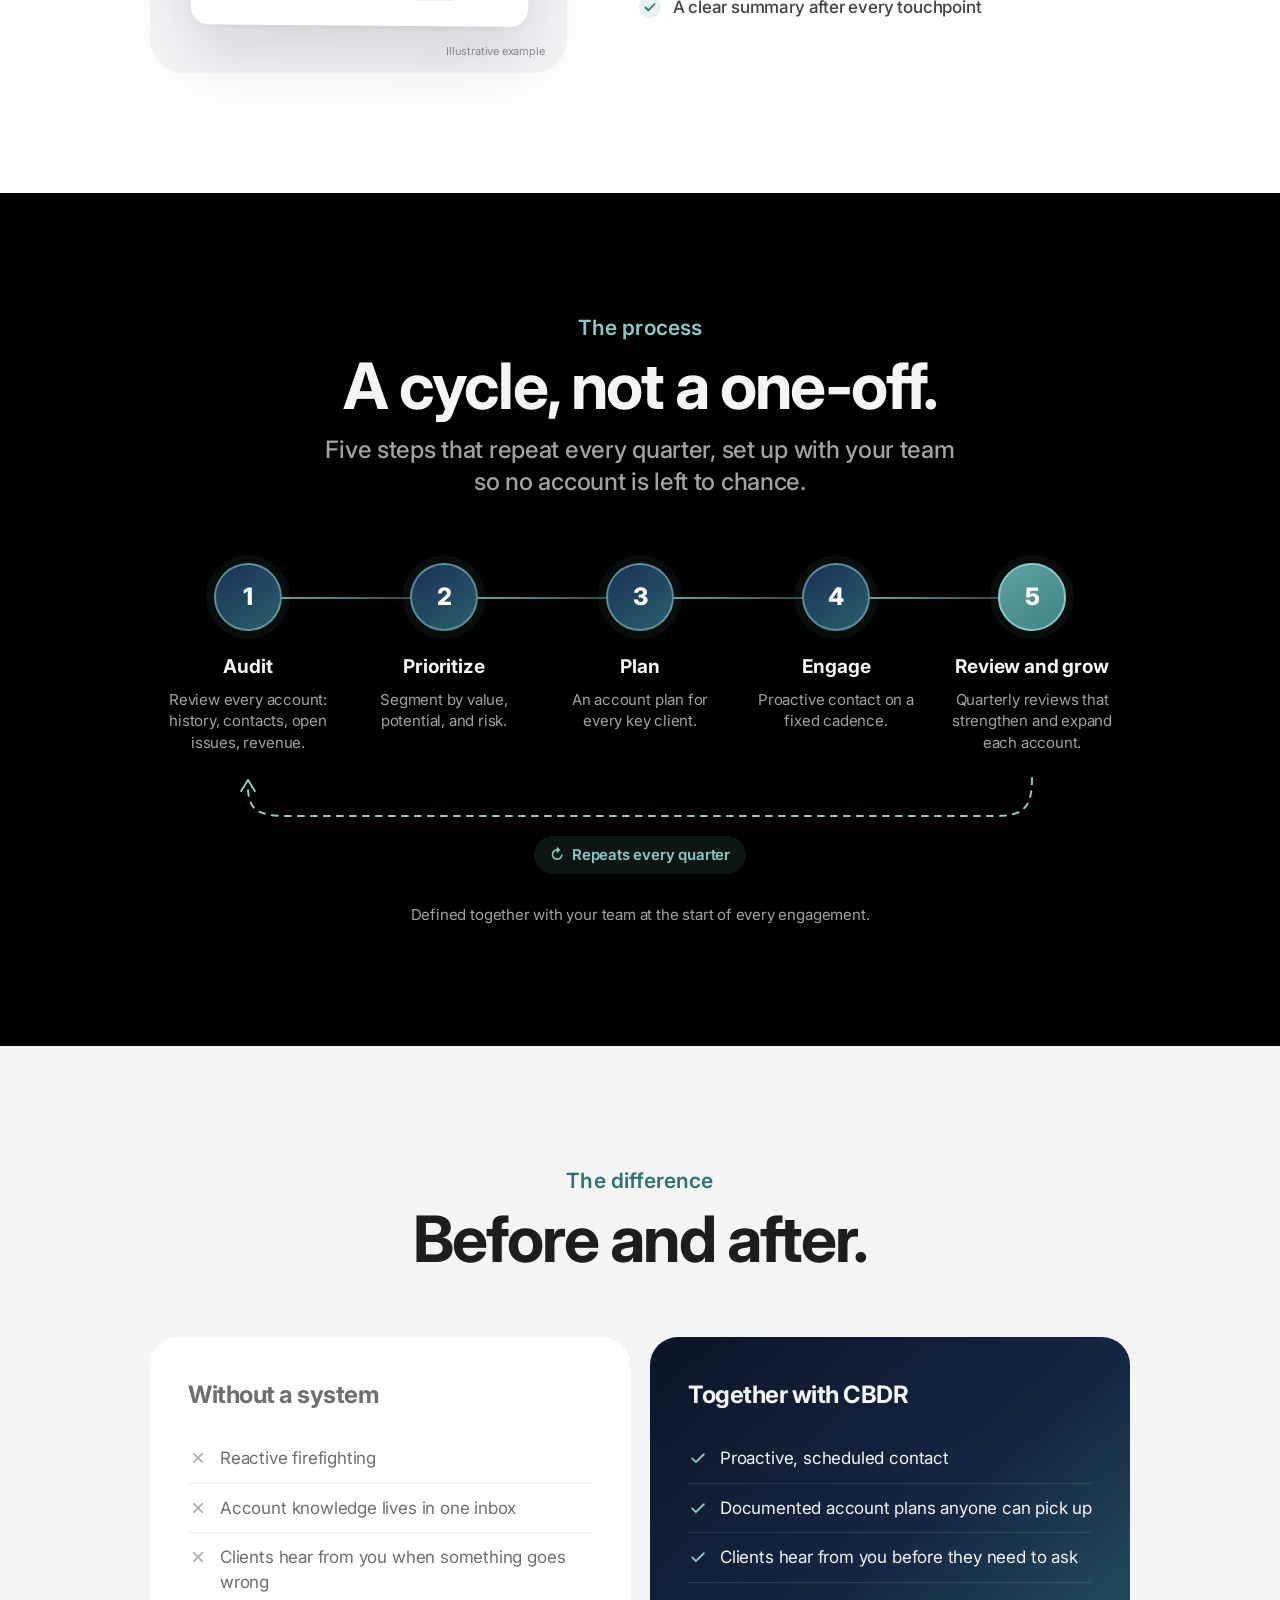
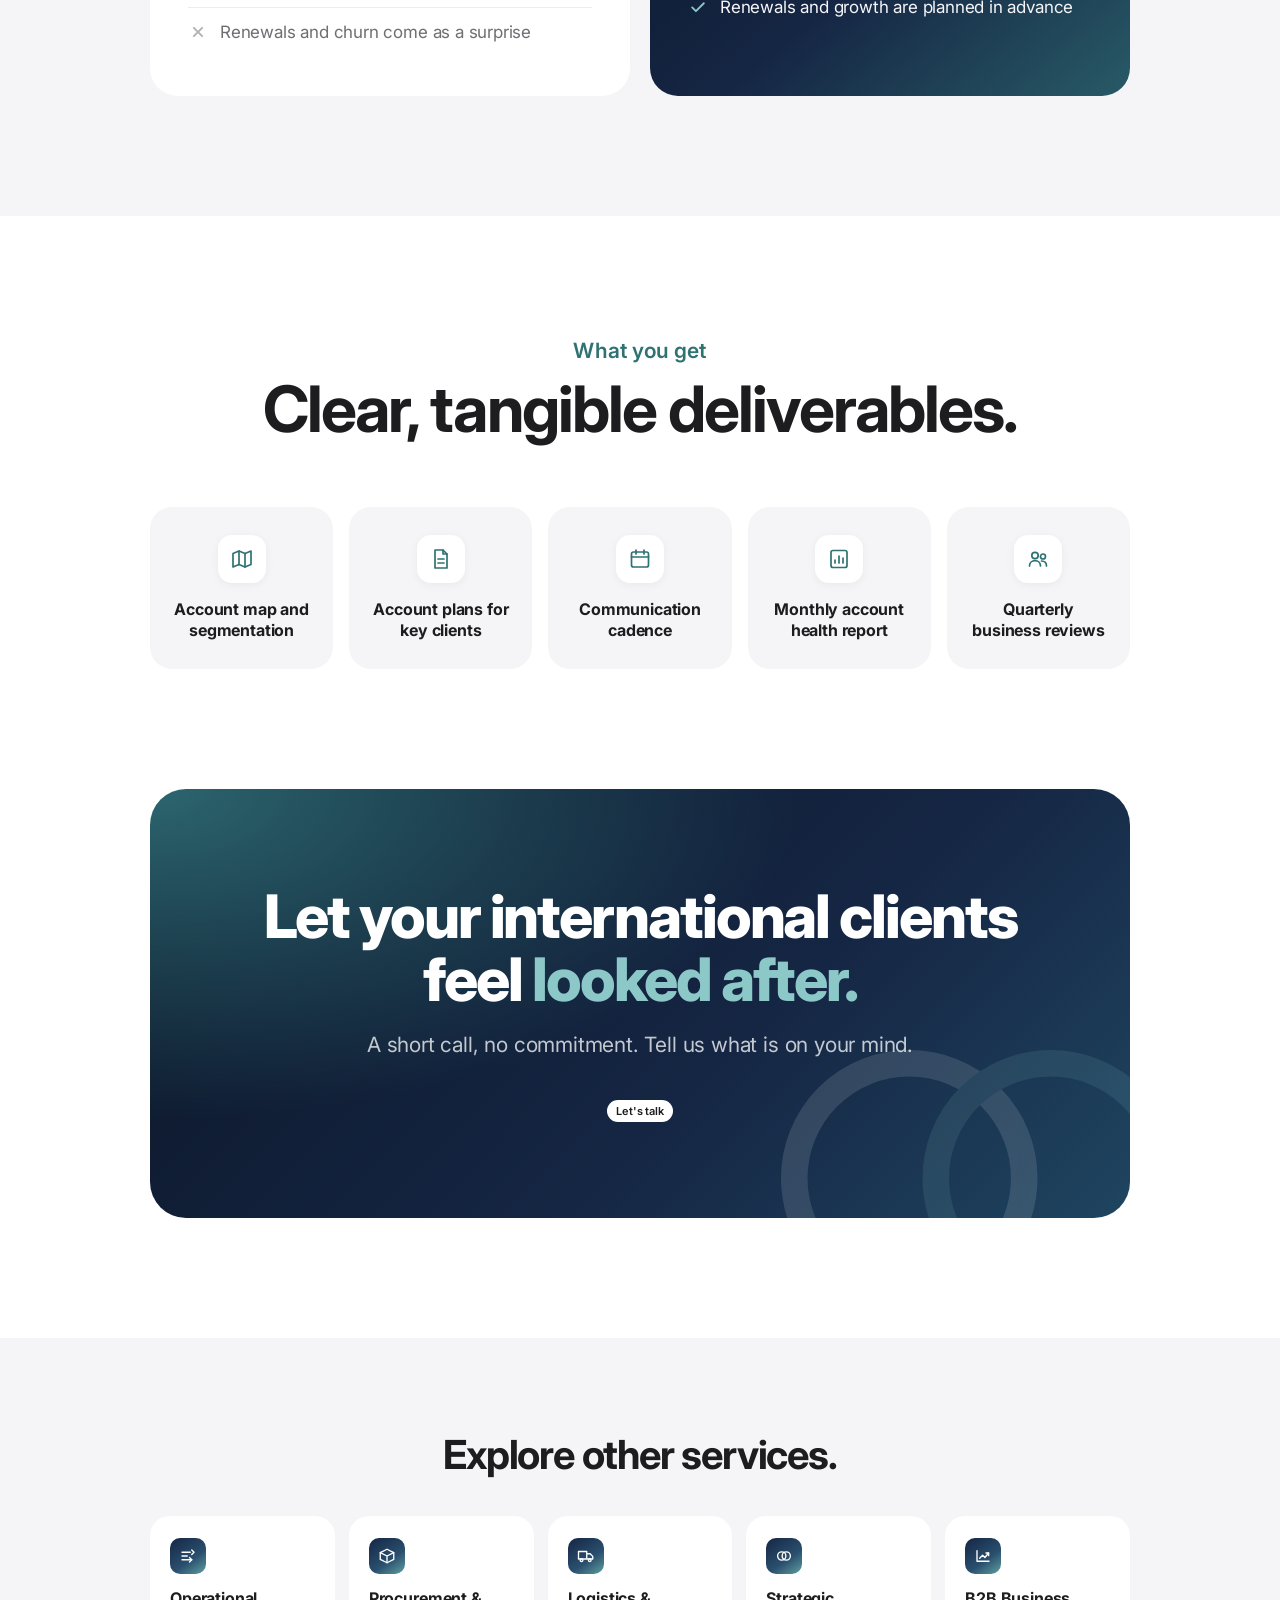
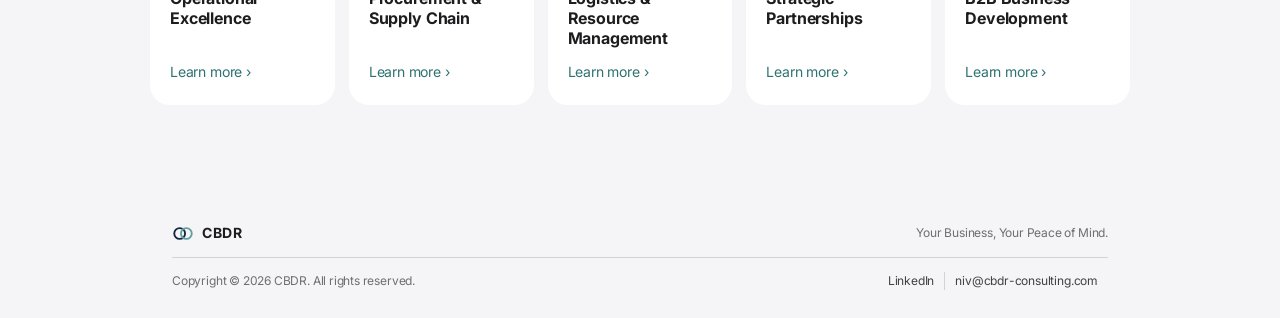
<file: global-account-management.html>
<!DOCTYPE html>
<html lang="en" dir="ltr">
<head>
<meta charset="UTF-8">
<meta name="viewport" content="width=device-width, initial-scale=1.0">
<title>Global Account Management | CBDR</title>
<meta name="description" content="Senior global account management for businesses, organizations, and individuals with international clients: account planning, proactive communication, issue resolution, and account growth.">
<meta name="robots" content="index, follow">
<meta name="theme-color" content="#fbfbfd">
<link rel="canonical" href="https://cbdr-consulting.com/global-account-management">
<link rel="alternate" hreflang="en" href="https://cbdr-consulting.com/global-account-management">
<link rel="alternate" hreflang="he" href="https://cbdr-consulting.com/global-account-management?lang=he">
<link rel="alternate" hreflang="x-default" href="https://cbdr-consulting.com/global-account-management">
<link rel="icon" type="image/svg+xml" href="favicon.svg">
<meta property="og:type" content="website">
<meta property="og:site_name" content="CBDR">
<meta property="og:url" content="https://cbdr-consulting.com/global-account-management">
<meta property="og:title" content="Global Account Management | CBDR">
<meta property="og:description" content="Senior global account management for businesses, organizations, and individuals with international clients: account planning, proactive communication, issue resolution, and account growth.">
<meta property="og:image" content="https://cbdr-consulting.com/og-image.jpg">
<meta name="twitter:card" content="summary_large_image">
<script type="application/ld+json">
{
  "@context": "https://schema.org",
  "@type": "Service",
  "name": "Global Account Management",
  "serviceType": "Global Account Management",
  "description": "Senior global account management for businesses, organizations, and individuals with international clients: account planning, proactive communication, issue resolution, and account growth.",
  "url": "https://cbdr-consulting.com/global-account-management",
  "areaServed": "Worldwide",
  "provider": {
    "@type": "ProfessionalService",
    "name": "CBDR",
    "url": "https://cbdr-consulting.com/"
  }
}
</script>
<!-- ANALYTICS: paste your analytics snippet here -->
<script>document.documentElement.classList.add('js');</script>
<link rel="preconnect" href="https://fonts.googleapis.com">
<link rel="preconnect" href="https://fonts.gstatic.com" crossorigin>
<link href="https://fonts.googleapis.com/css2?family=Inter:wght@400;500;600;700;800&family=Heebo:wght@400;500;600;700;800&display=swap" rel="stylesheet">
<link rel="stylesheet" href="site.css">
</head>
<body>

<svg width="0" height="0" style="position:absolute" aria-hidden="true">
  <defs>
    <symbol id="rings" viewBox="0 0 52 36">
      <circle cx="18" cy="18" r="13" fill="none" stroke="#152644" stroke-width="4.5"/>
      <circle cx="34" cy="18" r="13" fill="none" stroke="#60A0A0" stroke-width="4.5"/>
    </symbol>
  </defs>
</svg>

<!--NAV-START-->
<nav class="gnav" aria-label="Main">
  <div class="gnav-in">
    <a href="index.html" class="brand" aria-label="CBDR home"><svg aria-hidden="true"><use href="#rings"/></svg><b>CBDR</b></a>
    <div class="gnav-links">
      <a href="index.html#about"><span class="t-en">About</span><span class="t-he">מי אנחנו</span></a>
      <button class="svc-btn" type="button" aria-expanded="false" aria-controls="flyout"><span class="t-en">Services</span><span class="t-he">שירותים</span><svg class="chev-d" viewBox="0 0 12 8" aria-hidden="true"><path d="M1 1.5l5 5 5-5"/></svg></button>
      <a href="index.html#process"><span class="t-en">How We Work</span><span class="t-he">איך עובדים</span></a>
      <a href="index.html#founder"><span class="t-en">Founder</span><span class="t-he">המייסד</span></a>
      <a href="index.html#contact"><span class="t-en">Contact</span><span class="t-he">צור קשר</span></a>
    </div>
    <div class="gnav-right">
      <div class="lang" role="group" aria-label="Language">
        <button class="ltb on" data-l="en" onclick="setL('en')">EN</button>
        <button class="ltb" data-l="he" onclick="setL('he')">עב</button>
      </div>
      <button class="burger" type="button" aria-label="Menu" aria-expanded="false" aria-controls="mnav"><span></span><span></span></button>
    </div>
  </div>
</nav>
<div class="fly-dim" aria-hidden="true"></div>
<div class="flyout" id="flyout">
  <div class="fly-in">
    <div class="fly-head">
      <p class="fly-eyebrow"><span class="t-en">Services</span><span class="t-he">שירותים</span></p>
      <p class="fly-lead"><span class="t-en">Different areas, one approach.</span><span class="t-he">תחומים שונים, גישה אחת.</span></p>
      <a class="more" href="index.html#services"><span class="t-en">All services</span><span class="t-he">כל השירותים</span> <span class="chev">›</span></a>
    </div>
    <div class="fly-grid"><a class="fly-item" href="global-account-management.html" aria-current="page"><span class="ico"><svg viewBox="0 0 24 24" aria-hidden="true"><circle cx="12" cy="12" r="9"/><path d="M3 12h18M12 3c2.5 2.6 3.8 5.6 3.8 9s-1.3 6.4-3.8 9c-2.5-2.6-3.8-5.6-3.8-9S9.5 5.6 12 3z"/></svg></span><span class="txt"><b><span class="t-en">Global Account Management</span><span class="t-he">ניהול תיקי לקוחות גלובליים</span></b><small><span class="t-en">Senior care for international clients</span><span class="t-he">ליווי בכיר ללקוחות בינלאומיים</span></small></span></a><a class="fly-item" href="operational-excellence.html"><span class="ico"><svg viewBox="0 0 24 24" aria-hidden="true"><path d="M4 7h11M4 12h7M4 17h13"/><path d="M17 4l3 3-3 3M14 14l3 3-3 3"/></svg></span><span class="txt"><b><span class="t-en">Operational Excellence</span><span class="t-he">מצוינות תפעולית</span></b><small><span class="t-en">Leaner processes that scale</span><span class="t-he">תהליכים רזים שגדלים איתכם</span></small></span></a><a class="fly-item" href="procurement-supply-chain.html"><span class="ico"><svg viewBox="0 0 24 24" aria-hidden="true"><path d="M3 7.5L12 3l9 4.5v9L12 21l-9-4.5z"/><path d="M3 7.5L12 12l9-4.5M12 12v9"/></svg></span><span class="txt"><b><span class="t-en">Procurement &amp; Supply Chain</span><span class="t-he">רכש ושרשרת אספקה</span></b><small><span class="t-en">Better suppliers and terms</span><span class="t-he">ספקים ותנאים טובים יותר</span></small></span></a><a class="fly-item" href="logistics-resource-management.html"><span class="ico"><svg viewBox="0 0 24 24" aria-hidden="true"><path d="M2 6h11v10H2zM13 9h4.5L21 12.5V16h-8z"/><circle cx="6" cy="17.5" r="1.8"/><circle cx="17" cy="17.5" r="1.8"/></svg></span><span class="txt"><b><span class="t-en">Logistics &amp; Resource Management</span><span class="t-he">ניהול לוגיסטיקה ומשאבים</span></b><small><span class="t-en">Shipping, stock, and capacity</span><span class="t-he">שילוח, מלאי וקיבולת</span></small></span></a><a class="fly-item" href="strategic-partnerships.html"><span class="ico"><svg viewBox="0 0 24 24" aria-hidden="true"><circle cx="9" cy="12" r="5.5"/><circle cx="15" cy="12" r="5.5"/></svg></span><span class="txt"><b><span class="t-en">Strategic Partnerships</span><span class="t-he">שותפויות אסטרטגיות</span></b><small><span class="t-en">Distributors and channel partners</span><span class="t-he">מפיצים ושותפי ערוץ</span></small></span></a><a class="fly-item" href="b2b-business-development.html"><span class="ico"><svg viewBox="0 0 24 24" aria-hidden="true"><path d="M4 19V5M4 19h16"/><path d="M7.5 15l4-4 3 3 5-6"/><path d="M16 8h3.5v3.5"/></svg></span><span class="txt"><b><span class="t-en">B2B Business Development</span><span class="t-he">פיתוח עסקי B2B</span></b><small><span class="t-en">A pipeline that keeps moving</span><span class="t-he">פייפליין שלא נעצר</span></small></span></a></div>
  </div>
</div>
<div class="mnav" id="mnav">
  <div class="mnav-in">
    <p class="m-label"><span class="t-en">Services</span><span class="t-he">שירותים</span></p>
    <div class="m-list"><a class="m-item" href="global-account-management.html" aria-current="page"><span class="ico"><svg viewBox="0 0 24 24" aria-hidden="true"><circle cx="12" cy="12" r="9"/><path d="M3 12h18M12 3c2.5 2.6 3.8 5.6 3.8 9s-1.3 6.4-3.8 9c-2.5-2.6-3.8-5.6-3.8-9S9.5 5.6 12 3z"/></svg></span><span class="txt"><b><span class="t-en">Global Account Management</span><span class="t-he">ניהול תיקי לקוחות גלובליים</span></b><small><span class="t-en">Senior care for international clients</span><span class="t-he">ליווי בכיר ללקוחות בינלאומיים</span></small></span></a><a class="m-item" href="operational-excellence.html"><span class="ico"><svg viewBox="0 0 24 24" aria-hidden="true"><path d="M4 7h11M4 12h7M4 17h13"/><path d="M17 4l3 3-3 3M14 14l3 3-3 3"/></svg></span><span class="txt"><b><span class="t-en">Operational Excellence</span><span class="t-he">מצוינות תפעולית</span></b><small><span class="t-en">Leaner processes that scale</span><span class="t-he">תהליכים רזים שגדלים איתכם</span></small></span></a><a class="m-item" href="procurement-supply-chain.html"><span class="ico"><svg viewBox="0 0 24 24" aria-hidden="true"><path d="M3 7.5L12 3l9 4.5v9L12 21l-9-4.5z"/><path d="M3 7.5L12 12l9-4.5M12 12v9"/></svg></span><span class="txt"><b><span class="t-en">Procurement &amp; Supply Chain</span><span class="t-he">רכש ושרשרת אספקה</span></b><small><span class="t-en">Better suppliers and terms</span><span class="t-he">ספקים ותנאים טובים יותר</span></small></span></a><a class="m-item" href="logistics-resource-management.html"><span class="ico"><svg viewBox="0 0 24 24" aria-hidden="true"><path d="M2 6h11v10H2zM13 9h4.5L21 12.5V16h-8z"/><circle cx="6" cy="17.5" r="1.8"/><circle cx="17" cy="17.5" r="1.8"/></svg></span><span class="txt"><b><span class="t-en">Logistics &amp; Resource Management</span><span class="t-he">ניהול לוגיסטיקה ומשאבים</span></b><small><span class="t-en">Shipping, stock, and capacity</span><span class="t-he">שילוח, מלאי וקיבולת</span></small></span></a><a class="m-item" href="strategic-partnerships.html"><span class="ico"><svg viewBox="0 0 24 24" aria-hidden="true"><circle cx="9" cy="12" r="5.5"/><circle cx="15" cy="12" r="5.5"/></svg></span><span class="txt"><b><span class="t-en">Strategic Partnerships</span><span class="t-he">שותפויות אסטרטגיות</span></b><small><span class="t-en">Distributors and channel partners</span><span class="t-he">מפיצים ושותפי ערוץ</span></small></span></a><a class="m-item" href="b2b-business-development.html"><span class="ico"><svg viewBox="0 0 24 24" aria-hidden="true"><path d="M4 19V5M4 19h16"/><path d="M7.5 15l4-4 3 3 5-6"/><path d="M16 8h3.5v3.5"/></svg></span><span class="txt"><b><span class="t-en">B2B Business Development</span><span class="t-he">פיתוח עסקי B2B</span></b><small><span class="t-en">A pipeline that keeps moving</span><span class="t-he">פייפליין שלא נעצר</span></small></span></a></div>
    <p class="m-label"><span class="t-en">CBDR</span><span class="t-he">CBDR</span></p>
    <div class="m-links"><a href="index.html#about"><span class="t-en">About</span><span class="t-he">מי אנחנו</span></a><a href="index.html#process"><span class="t-en">How We Work</span><span class="t-he">איך עובדים</span></a><a href="index.html#founder"><span class="t-en">Founder</span><span class="t-he">המייסד</span></a><a href="index.html#contact"><span class="t-en">Contact</span><span class="t-he">צור קשר</span></a></div>
  </div>
</div>
<!--NAV-END-->

<main id="top">

<section class="svc-hero">
  <p class="crumb rv"><a href="index.html#services"><span class="t-en">Services</span><span class="t-he">שירותים</span></a> <span class="chev">›</span> <span class="t-en">Global Account Management</span><span class="t-he">ניהול תיקי לקוחות גלובליים</span></p>
  <div class="hero-ico rv"><svg viewBox="0 0 24 24" aria-hidden="true"><circle cx="12" cy="12" r="9"/><path d="M3 12h18M12 3c2.5 2.6 3.8 5.6 3.8 9s-1.3 6.4-3.8 9c-2.5-2.6-3.8-5.6-3.8-9S9.5 5.6 12 3z"/></svg></div>
  <p class="eyebrow rv d1"><span class="t-en">Global Account Management</span><span class="t-he">ניהול תיקי לקוחות גלובליים</span></p>
  <h1 class="rv d1"><span class="t-en">Every account, handled at a senior level.</span><span class="t-he">כל לקוח, מנוהל בדרג בכיר.</span></h1>
  <p class="subhead rv d2"><span class="t-en">Your international clients get one consistent, senior point of contact. Issues are caught early, relationships grow stronger, and every account becomes a long-term partnership.</span><span class="t-he">הלקוחות הבינלאומיים שלכם מקבלים איש קשר בכיר וקבוע אחד. בעיות נתפסות מוקדם, הקשרים מתחזקים, וכל לקוח הופך לשותפות ארוכת טווח.</span></p>
  <div class="cta-row rv d3">
    <a href="index.html#contact" class="pill"><span class="t-en">Let's talk</span><span class="t-he">בואו נדבר</span></a>
    <a href="#how" class="more"><span class="t-en">See how it works</span><span class="t-he">איך זה עובד</span> <span class="chev">›</span></a>
  </div>
</section>

<section class="section bg-mist">
  <div class="inner">
    <div class="head-block center">
      <p class="eyebrow rv"><span class="t-en">Sound familiar?</span><span class="t-he">נשמע מוכר?</span></p>
      <h2 class="headline rv d1"><span class="t-en">When accounts manage you.</span><span class="t-he">כשהלקוחות מנהלים אתכם.</span></h2>
    </div>
    <div class="signs"><div class="sign rv"><div class="q">01</div><p><span class="t-en">Clients in other time zones wait too long for answers.</span><span class="t-he">לקוחות באזורי זמן אחרים מחכים יותר מדי זמן לתשובות.</span></p></div><div class="sign rv d1"><div class="q">02</div><p><span class="t-en">Key accounts depend on one person, and nobody else knows the full picture.</span><span class="t-he">לקוחות מפתח תלויים באדם אחד, ואף אחד אחר לא מכיר את התמונה המלאה.</span></p></div><div class="sign rv d2"><div class="q">03</div><p><span class="t-en">You hear about a problem only when the client is already unhappy, or already gone.</span><span class="t-he">אתם שומעים על בעיה רק כשהלקוח כבר לא מרוצה, או כבר עזב.</span></p></div></div>
  </div>
</section>

<section class="section">
  <div class="inner">
    <div class="head-block center">
      <p class="eyebrow rv"><span class="t-en">What we do together</span><span class="t-he">מה אנחנו עושים ביחד</span></p>
      <h2 class="headline rv d1"><span class="t-en">Six areas we manage with you.</span><span class="t-he">שישה תחומים שאנחנו מנהלים איתכם.</span></h2>
    </div>
    <div class="caps"><div class="cap rv"><div class="ico"><svg viewBox="0 0 24 24" aria-hidden="true"><path d="M9 4L3 6.5v13.5L9 17.5l6 2.5 6-2.5V4l-6 2.5z"/><path d="M9 4v13.5M15 6.5V20"/></svg></div><h3><span class="t-en">Account mapping and segmentation</span><span class="t-he">מיפוי ופילוח לקוחות</span></h3><p><span class="t-en">Every account mapped by value, potential, and risk, so attention goes where it matters most.</span><span class="t-he">כל לקוח ממופה לפי ערך, פוטנציאל וסיכון, כדי שתשומת הלב תלך למקום שבו היא הכי חשובה.</span></p></div><div class="cap rv d1"><div class="ico"><svg viewBox="0 0 24 24" aria-hidden="true"><circle cx="12" cy="12" r="9"/><circle cx="12" cy="12" r="5"/><circle cx="12" cy="12" r="1.2"/></svg></div><h3><span class="t-en">Strategic account plans</span><span class="t-he">תוכניות לקוח אסטרטגיות</span></h3><p><span class="t-en">Clear goals, key contacts, and next steps for each important account, written down and shared.</span><span class="t-he">יעדים ברורים, אנשי קשר מרכזיים וצעדים הבאים לכל לקוח חשוב, כתובים ומשותפים.</span></p></div><div class="cap rv d2"><div class="ico"><svg viewBox="0 0 24 24" aria-hidden="true"><path d="M4 5h16v11H9l-5 4z"/><path d="M8 9.5h8M8 12.5h5"/></svg></div><h3><span class="t-en">Proactive senior communication</span><span class="t-he">תקשורת יזומה בדרג בכיר</span></h3><p><span class="t-en">Regular, scheduled contact across time zones, in the client's business language.</span><span class="t-he">קשר קבוע ומתוזמן בין אזורי זמן, בשפה העסקית של הלקוח.</span></p></div><div class="cap rv"><div class="ico"><svg viewBox="0 0 24 24" aria-hidden="true"><path d="M12 3l8 3v6c0 4.5-3.4 8-8 9-4.6-1-8-4.5-8-9V6z"/><path d="M8.5 12l2.5 2.5 4.5-5"/></svg></div><h3><span class="t-en">Issue resolution and escalation</span><span class="t-he">טיפול בבעיות והסלמה</span></h3><p><span class="t-en">Problems caught early and handled end to end, before they reach the client's management.</span><span class="t-he">בעיות נתפסות מוקדם ומטופלות מקצה לקצה, לפני שהן מגיעות להנהלה של הלקוח.</span></p></div><div class="cap rv d1"><div class="ico"><svg viewBox="0 0 24 24" aria-hidden="true"><path d="M3 12h4l2.5-6 5 12 2.5-6H21"/></svg></div><h3><span class="t-en">Account health monitoring</span><span class="t-he">ניטור בריאות לקוח</span></h3><p><span class="t-en">Simple health signals that flag at-risk accounts while there is still time to act.</span><span class="t-he">סימנים פשוטים שמזהים לקוחות בסיכון כשעוד יש זמן לפעול.</span></p></div><div class="cap rv d2"><div class="ico"><svg viewBox="0 0 24 24" aria-hidden="true"><path d="M4 20l6-6 4 4 6-8"/><path d="M15 10h5v5"/></svg></div><h3><span class="t-en">Growth opportunities</span><span class="t-he">זיהוי הזדמנויות צמיחה</span></h3><p><span class="t-en">Upsell and cross-sell opportunities identified and brought to you at the right moment.</span><span class="t-he">הזדמנויות להרחבת הפעילות (Upsell ו-Cross-sell) שמזוהות ומובאות אליכם ברגע הנכון.</span></p></div></div>
  </div>
</section>

<section class="section" style="padding-top:24px">
  <div class="inner"><div class="show"><div class="show-txt rv"><p class="eyebrow"><span class="t-en">Visibility</span><span class="t-he">שקיפות</span></p><h3><span class="t-en">Every account's status, at a glance.</span><span class="t-he">הסטטוס של כל לקוח, במבט אחד.</span></h3><p><span class="t-en">We keep a living picture of every account: when you last spoke, what is open, and which relationships need attention now.</span><span class="t-he">אנחנו מחזיקים תמונה חיה של כל לקוח: מתי דיברתם לאחרונה, מה פתוח, ואיזה קשר צריך תשומת לב עכשיו.</span></p><ul><li><svg viewBox="0 0 24 24"><path d="M5 12.5l4.5 4.5L19 7.5"/></svg><span><span class="t-en">At-risk accounts flagged early</span><span class="t-he">לקוחות בסיכון מסומנים מוקדם</span></span></li><li><svg viewBox="0 0 24 24"><path d="M5 12.5l4.5 4.5L19 7.5"/></svg><span><span class="t-en">Growth opportunities highlighted</span><span class="t-he">הזדמנויות צמיחה מודגשות</span></span></li><li><svg viewBox="0 0 24 24"><path d="M5 12.5l4.5 4.5L19 7.5"/></svg><span><span class="t-en">Shared with your team, not stuck in one inbox</span><span class="t-he">משותף עם הצוות שלכם, לא תקוע בתיבת מייל אחת</span></span></li></ul></div><div class="show-vis rv d1"><div class="mock " aria-hidden="true"><div class="mock-bar"><i></i><i></i><i></i><b><span class="t-en">Account health</span><span class="t-he">בריאות לקוחות</span></b></div><div class="mock-body"><div class="m-table"><div class="m-tr m-th"><span><span class="t-en">Account</span><span class="t-he">לקוח</span></span><span><span class="t-en">Region</span><span class="t-he">אזור</span></span><span><span class="t-en">Last contact</span><span class="t-he">קשר אחרון</span></span><span><span class="t-en">Status</span><span class="t-he">סטטוס</span></span></div><div class="m-tr"><span class="m-acc"><i>A</i><span class="t-en">Account A</span><span class="t-he">לקוח A</span></span><span><span class="t-en">Germany</span><span class="t-he">גרמניה</span></span><span><span class="t-en">2d</span><span class="t-he">יומיים</span></span><span><span class="pill ok"><span class="t-en">Healthy</span><span class="t-he">תקין</span></span></span></div><div class="m-tr"><span class="m-acc"><i>B</i><span class="t-en">Account B</span><span class="t-he">לקוח B</span></span><span><span class="t-en">USA</span><span class="t-he">ארה"ב</span></span><span><span class="t-en">5d</span><span class="t-he">5 ימים</span></span><span><span class="pill grow"><span class="t-en">Growth</span><span class="t-he">צמיחה</span></span></span></div><div class="m-tr"><span class="m-acc"><i>C</i><span class="t-en">Account C</span><span class="t-he">לקוח C</span></span><span><span class="t-en">Japan</span><span class="t-he">יפן</span></span><span><span class="t-en">21d</span><span class="t-he">21 ימים</span></span><span><span class="pill risk"><span class="t-en">At risk</span><span class="t-he">בסיכון</span></span></span></div><div class="m-tr"><span class="m-acc"><i>D</i><span class="t-en">Account D</span><span class="t-he">לקוח D</span></span><span><span class="t-en">UK</span><span class="t-he">בריטניה</span></span><span><span class="t-en">3d</span><span class="t-he">3 ימים</span></span><span><span class="pill ok"><span class="t-en">Healthy</span><span class="t-he">תקין</span></span></span></div><div class="m-tr"><span class="m-acc"><i>E</i><span class="t-en">Account E</span><span class="t-he">לקוח E</span></span><span><span class="t-en">Brazil</span><span class="t-he">ברזיל</span></span><span><span class="t-en">8d</span><span class="t-he">8 ימים</span></span><span><span class="pill ok"><span class="t-en">Healthy</span><span class="t-he">תקין</span></span></span></div></div></div></div><span class="note"><span class="t-en">Illustrative example</span><span class="t-he">דוגמה להמחשה</span></span></div></div><div class="show rev"><div class="show-txt rv"><p class="eyebrow"><span class="t-en">Consistency</span><span class="t-he">עקביות</span></p><h3><span class="t-en">No account goes quiet.</span><span class="t-he">אף לקוח לא נשאר בשקט.</span></h3><p><span class="t-en">Every key account gets a planned rhythm of check-ins and reviews across time zones, so contact never depends on memory.</span><span class="t-he">כל לקוח מפתח מקבל קצב מתוכנן של שיחות וסקירות בין אזורי זמן, כך שהקשר אף פעם לא תלוי בזיכרון.</span></p><ul><li><svg viewBox="0 0 24 24"><path d="M5 12.5l4.5 4.5L19 7.5"/></svg><span><span class="t-en">Scheduled check-ins and reviews</span><span class="t-he">שיחות וסקירות מתוזמנות</span></span></li><li><svg viewBox="0 0 24 24"><path d="M5 12.5l4.5 4.5L19 7.5"/></svg><span><span class="t-en">Quarterly business reviews for key accounts</span><span class="t-he">סקירות עסקיות רבעוניות ללקוחות מפתח</span></span></li><li><svg viewBox="0 0 24 24"><path d="M5 12.5l4.5 4.5L19 7.5"/></svg><span><span class="t-en">A clear summary after every touchpoint</span><span class="t-he">סיכום ברור אחרי כל נקודת מגע</span></span></li></ul></div><div class="show-vis rv d1"><div class="mock " aria-hidden="true"><div class="mock-bar"><i></i><i></i><i></i><b><span class="t-en">Communication cadence</span><span class="t-he">לוח תקשורת</span></b></div><div class="mock-body"><div class="m-cal"><div class="m-cal-r m-th"><span></span><span><span class="t-en">W1</span><span class="t-he">ש׳1</span></span><span><span class="t-en">W2</span><span class="t-he">ש׳2</span></span><span><span class="t-en">W3</span><span class="t-he">ש׳3</span></span><span><span class="t-en">W4</span><span class="t-he">ש׳4</span></span></div><div class="m-cal-r"><span class="m-acc"><i>A</i><span class="t-en">Account A</span><span class="t-he">לקוח A</span></span><span><em class=c-call><span class="t-en">Check-in</span><span class="t-he">שיחה</span></em></span><span></span><span><em class=c-rev><span class="t-en">Review</span><span class="t-he">סקירה</span></em></span><span></span></div><div class="m-cal-r"><span class="m-acc"><i>B</i><span class="t-en">Account B</span><span class="t-he">לקוח B</span></span><span></span><span><em class=c-call><span class="t-en">Check-in</span><span class="t-he">שיחה</span></em></span><span></span><span><em class=c-qbr><span class="t-en">QBR</span><span class="t-he">סקירה רבעונית</span></em></span></div><div class="m-cal-r"><span class="m-acc"><i>C</i><span class="t-en">Account C</span><span class="t-he">לקוח C</span></span><span><em class=c-call><span class="t-en">Check-in</span><span class="t-he">שיחה</span></em></span><span><em class=c-call><span class="t-en">Follow-up</span><span class="t-he">המשך</span></em></span><span></span><span><em class=c-rev><span class="t-en">Review</span><span class="t-he">סקירה</span></em></span></div><div class="m-cal-r"><span class="m-acc"><i>D</i><span class="t-en">Account D</span><span class="t-he">לקוח D</span></span><span></span><span></span><span><em class=c-call><span class="t-en">Check-in</span><span class="t-he">שיחה</span></em></span><span></span></div></div></div></div><span class="note"><span class="t-en">Illustrative example</span><span class="t-he">דוגמה להמחשה</span></span></div></div></div>
</section>

<section class="section bg-dark" id="how">
  <div class="inner">
    <div class="head-block center">
      <p class="eyebrow rv"><span class="t-en">The process</span><span class="t-he">התהליך</span></p>
      <h2 class="headline rv d1"><span class="t-en">A cycle, not a one-off.</span><span class="t-he">מחזור, לא פעולה חד-פעמית.</span></h2>
      <p class="subhead rv d2"><span class="t-en">Five steps that repeat every quarter, set up with your team so no account is left to chance.</span><span class="t-he">חמישה שלבים שחוזרים כל רבעון, ומוגדרים יחד עם הצוות שלכם כך ששום לקוח לא נשאר ליד המקרה.</span></p>
    </div>
    <div class="flow-wrap">
      <ol class="flow" style="--n:5"><li class="rv"><div class="node">1</div><h3><span class="t-en">Audit</span><span class="t-he">סקירה</span></h3><p><span class="t-en">Review every account: history, contacts, open issues, revenue.</span><span class="t-he">סקירת כל לקוח: היסטוריה, אנשי קשר, נושאים פתוחים והכנסות.</span></p></li><li class="rv d1"><div class="node">2</div><h3><span class="t-en">Prioritize</span><span class="t-he">תעדוף</span></h3><p><span class="t-en">Segment by value, potential, and risk.</span><span class="t-he">פילוח לפי ערך, פוטנציאל וסיכון.</span></p></li><li class="rv d2"><div class="node">3</div><h3><span class="t-en">Plan</span><span class="t-he">תכנון</span></h3><p><span class="t-en">An account plan for every key client.</span><span class="t-he">תוכנית לקוח לכל לקוח מפתח.</span></p></li><li class="rv d3"><div class="node">4</div><h3><span class="t-en">Engage</span><span class="t-he">ליווי שוטף</span></h3><p><span class="t-en">Proactive contact on a fixed cadence.</span><span class="t-he">קשר יזום בקצב קבוע.</span></p></li><li class="rv d3"><div class="node">5</div><h3><span class="t-en">Review and grow</span><span class="t-he">בקרה וצמיחה</span></h3><p><span class="t-en">Quarterly reviews that strengthen and expand each account.</span><span class="t-he">סקירות רבעוניות שמחזקות ומרחיבות כל לקוח.</span></p></li></ol>
      <div class="loop-box rv"><svg viewBox="0 0 1000 46" preserveAspectRatio="none" fill="none" aria-hidden="true"><path d="M 900 2 C 900 34, 890 40, 860 40 L 140 40 C 110 40, 100 34, 100 10" stroke="#8cc8c8" stroke-width="2" stroke-dasharray="6 7" stroke-linecap="round" vector-effect="non-scaling-stroke"/><polyline points="93,15 100,4 107,15" stroke="#8cc8c8" stroke-width="2" fill="none" stroke-linecap="round" stroke-linejoin="round" vector-effect="non-scaling-stroke"/></svg><span class="lbl">↻ <span class="t-en">Repeats every quarter</span><span class="t-he">חוזר על עצמו כל רבעון</span></span></div>
      <p class="rv" style="text-align:center;margin-top:30px;font-size:15px;color:#a1a1a6"><span class="t-en">Defined together with your team at the start of every engagement.</span><span class="t-he">מוגדר יחד עם הצוות שלכם בתחילת כל התקשרות.</span></p>
    </div>
  </div>
</section>

<section class="section bg-mist">
  <div class="inner">
    <div class="head-block center">
      <p class="eyebrow rv"><span class="t-en">The difference</span><span class="t-he">ההבדל</span></p>
      <h2 class="headline rv d1"><span class="t-en">Before and after.</span><span class="t-he">לפני ואחרי.</span></h2>
    </div>
    <div class="ba">
      <div class="ba-col ba-before rv"><h3><span class="t-en">Without a system</span><span class="t-he">בלי שיטה</span></h3><ul><li><svg viewBox="0 0 24 24"><path d="M7 7l10 10M17 7L7 17"/></svg><span><span class="t-en">Reactive firefighting</span><span class="t-he">כיבוי שריפות</span></span></li><li><svg viewBox="0 0 24 24"><path d="M7 7l10 10M17 7L7 17"/></svg><span><span class="t-en">Account knowledge lives in one inbox</span><span class="t-he">הידע על הלקוח נמצא בתיבת מייל אחת</span></span></li><li><svg viewBox="0 0 24 24"><path d="M7 7l10 10M17 7L7 17"/></svg><span><span class="t-en">Clients hear from you when something goes wrong</span><span class="t-he">הלקוחות שומעים מכם כשמשהו משתבש</span></span></li><li><svg viewBox="0 0 24 24"><path d="M7 7l10 10M17 7L7 17"/></svg><span><span class="t-en">Renewals and churn come as a surprise</span><span class="t-he">חידושים ועזיבות מגיעים בהפתעה</span></span></li></ul></div>
      <div class="ba-col ba-after rv d1"><h3><span class="t-en">Together with CBDR</span><span class="t-he">יחד עם CBDR</span></h3><ul><li><svg viewBox="0 0 24 24"><path d="M5 12.5l4.5 4.5L19 7.5"/></svg><span><span class="t-en">Proactive, scheduled contact</span><span class="t-he">קשר יזום ומתוזמן</span></span></li><li><svg viewBox="0 0 24 24"><path d="M5 12.5l4.5 4.5L19 7.5"/></svg><span><span class="t-en">Documented account plans anyone can pick up</span><span class="t-he">תוכניות לקוח מתועדות שכל אחד יכול להמשיך</span></span></li><li><svg viewBox="0 0 24 24"><path d="M5 12.5l4.5 4.5L19 7.5"/></svg><span><span class="t-en">Clients hear from you before they need to ask</span><span class="t-he">הלקוחות שומעים מכם לפני שהם צריכים לשאול</span></span></li><li><svg viewBox="0 0 24 24"><path d="M5 12.5l4.5 4.5L19 7.5"/></svg><span><span class="t-en">Renewals and growth are planned in advance</span><span class="t-he">חידושים וצמיחה מתוכננים מראש</span></span></li></ul></div>
    </div>
  </div>
</section>

<section class="section">
  <div class="inner">
    <div class="head-block center">
      <p class="eyebrow rv"><span class="t-en">What you get</span><span class="t-he">מה אתם מקבלים</span></p>
      <h2 class="headline rv d1"><span class="t-en">Clear, tangible deliverables.</span><span class="t-he">תוצרים ברורים ומוחשיים.</span></h2>
    </div>
    <div class="deliv" style="--dn:5"><div class="dv rv"><div class="ico"><svg viewBox="0 0 24 24" aria-hidden="true"><path d="M9 4L3 6.5v13.5L9 17.5l6 2.5 6-2.5V4l-6 2.5z"/><path d="M9 4v13.5M15 6.5V20"/></svg></div><h3><span class="t-en">Account map and segmentation</span><span class="t-he">מפת לקוחות ופילוח</span></h3></div><div class="dv rv d1"><div class="ico"><svg viewBox="0 0 24 24" aria-hidden="true"><path d="M6 3h8l4 4v14H6z"/><path d="M14 3v4h4M9 12h6M9 16h6"/></svg></div><h3><span class="t-en">Account plans for key clients</span><span class="t-he">תוכניות לקוח ללקוחות מפתח</span></h3></div><div class="dv rv d2"><div class="ico"><svg viewBox="0 0 24 24" aria-hidden="true"><rect x="3.5" y="5" width="17" height="15" rx="2"/><path d="M3.5 10h17M8 3v4M16 3v4"/></svg></div><h3><span class="t-en">Communication cadence</span><span class="t-he">לוח תקשורת קבוע</span></h3></div><div class="dv rv d3"><div class="ico"><svg viewBox="0 0 24 24" aria-hidden="true"><rect x="4" y="3.5" width="16" height="17" rx="2"/><path d="M8 16v-3M12 16V9M16 16v-5"/></svg></div><h3><span class="t-en">Monthly account health report</span><span class="t-he">דוח בריאות לקוחות חודשי</span></h3></div><div class="dv rv d3"><div class="ico"><svg viewBox="0 0 24 24" aria-hidden="true"><circle cx="9" cy="8.5" r="3.2"/><path d="M3.5 19c0-3.2 2.5-5.3 5.5-5.3s5.5 2.1 5.5 5.3"/><circle cx="17" cy="9.5" r="2.5"/><path d="M15.5 14c2.8.1 5 1.9 5 5"/></svg></div><h3><span class="t-en">Quarterly business reviews</span><span class="t-he">סקירות עסקיות רבעוניות</span></h3></div></div>
  </div>
</section>

<section class="final">
  <div class="final-card rv">
    <svg class="final-rings" viewBox="0 0 52 36" aria-hidden="true"><circle cx="18" cy="18" r="13" fill="none" stroke="#fff" stroke-width="3"/><circle cx="34" cy="18" r="13" fill="none" stroke="#8cc8c8" stroke-width="3"/></svg>
    <h2><span class="t-en">Let your international clients<br>feel <em>looked after.</em></span><span class="t-he">תנו ללקוחות הבינלאומיים שלכם<br>להרגיש <em>בידיים טובות.</em></span></h2>
    <p><span class="t-en">A short call, no commitment. Tell us what is on your mind.</span><span class="t-he">שיחה קצרה, בלי התחייבות. ספרו לנו מה מטריד אתכם.</span></p>
    <a href="index.html#contact" class="pill light"><span class="t-en">Let's talk</span><span class="t-he">בואו נדבר</span></a>
  </div>
</section>

<section class="section bg-mist" style="padding-top:96px;padding-bottom:96px">
  <div class="inner">
    <div class="head-block center" style="margin-bottom:40px">
      <h2 class="headline rv" style="font-size:clamp(28px,3.6vw,40px)"><span class="t-en">Explore other services.</span><span class="t-he">שירותים נוספים.</span></h2>
    </div>
    <div class="others"><a class="other" href="operational-excellence.html"><span class="ico"><svg viewBox="0 0 24 24" aria-hidden="true"><path d="M4 7h11M4 12h7M4 17h13"/><path d="M17 4l3 3-3 3M14 14l3 3-3 3"/></svg></span><b><span class="t-en">Operational Excellence</span><span class="t-he">מצוינות תפעולית</span></b><span class="more"><span class="t-en">Learn more</span><span class="t-he">למידע נוסף</span> <span class="chev">›</span></span></a><a class="other" href="procurement-supply-chain.html"><span class="ico"><svg viewBox="0 0 24 24" aria-hidden="true"><path d="M3 7.5L12 3l9 4.5v9L12 21l-9-4.5z"/><path d="M3 7.5L12 12l9-4.5M12 12v9"/></svg></span><b><span class="t-en">Procurement &amp; Supply Chain</span><span class="t-he">רכש ושרשרת אספקה</span></b><span class="more"><span class="t-en">Learn more</span><span class="t-he">למידע נוסף</span> <span class="chev">›</span></span></a><a class="other" href="logistics-resource-management.html"><span class="ico"><svg viewBox="0 0 24 24" aria-hidden="true"><path d="M2 6h11v10H2zM13 9h4.5L21 12.5V16h-8z"/><circle cx="6" cy="17.5" r="1.8"/><circle cx="17" cy="17.5" r="1.8"/></svg></span><b><span class="t-en">Logistics &amp; Resource Management</span><span class="t-he">ניהול לוגיסטיקה ומשאבים</span></b><span class="more"><span class="t-en">Learn more</span><span class="t-he">למידע נוסף</span> <span class="chev">›</span></span></a><a class="other" href="strategic-partnerships.html"><span class="ico"><svg viewBox="0 0 24 24" aria-hidden="true"><circle cx="9" cy="12" r="5.5"/><circle cx="15" cy="12" r="5.5"/></svg></span><b><span class="t-en">Strategic Partnerships</span><span class="t-he">שותפויות אסטרטגיות</span></b><span class="more"><span class="t-en">Learn more</span><span class="t-he">למידע נוסף</span> <span class="chev">›</span></span></a><a class="other" href="b2b-business-development.html"><span class="ico"><svg viewBox="0 0 24 24" aria-hidden="true"><path d="M4 19V5M4 19h16"/><path d="M7.5 15l4-4 3 3 5-6"/><path d="M16 8h3.5v3.5"/></svg></span><b><span class="t-en">B2B Business Development</span><span class="t-he">פיתוח עסקי B2B</span></b><span class="more"><span class="t-en">Learn more</span><span class="t-he">למידע נוסף</span> <span class="chev">›</span></span></a></div>
  </div>
</section>

</main>

<footer>
  <div class="foot-in">
    <div class="foot-top">
      <a href="index.html" class="brand" aria-label="CBDR home"><svg aria-hidden="true"><use href="#rings"/></svg><b>CBDR</b></a>
      <span><span class="t-en">Your Business, Your Peace of Mind.</span><span class="t-he">העסק שלכם, השקט הנפשי שלכם.</span></span>
    </div>
    <div class="foot-bottom">
      <span>Copyright © <span id="yr">2026</span> CBDR. <span class="t-en">All rights reserved.</span><span class="t-he">כל הזכויות שמורות.</span></span>
      <div class="foot-links">
        <a href="https://www.linkedin.com/company/cbdr-consulting" target="_blank" rel="noopener">LinkedIn</a>
        <a class="mail-link" href="mailto:niv@cbdr-consulting.com">niv@cbdr-consulting.com</a>
      </div>
    </div>
  </div>
</footer>

<script>
var CONTACT_EMAIL = 'niv@cbdr-consulting.com';
var TITLES = { en: "Global Account Management | CBDR", he: "ניהול תיקי לקוחות גלובליים | CBDR" };
function setL(l) {
  if (l !== 'he') l = 'en';
  document.documentElement.lang = l;
  document.documentElement.dir = (l === 'he') ? 'rtl' : 'ltr';
  document.title = TITLES[l];
  document.querySelectorAll('.ltb').forEach(function (b) { b.classList.toggle('on', b.getAttribute('data-l') === l); });
  try { localStorage.setItem('cbdr-lang', l); } catch (e) {}
}
(function init() {
  document.querySelectorAll('.mail-link').forEach(function (a) { a.href = 'mailto:' + CONTACT_EMAIL; a.textContent = CONTACT_EMAIL; });
  document.getElementById('yr').textContent = new Date().getFullYear();
  var l = null;
  try { l = new URLSearchParams(location.search).get('lang') || localStorage.getItem('cbdr-lang'); } catch (e) {}
  if (l === 'he') setL('he');
  var els = document.querySelectorAll('.rv');
  if (!('IntersectionObserver' in window)) { els.forEach(function (el) { el.classList.add('in'); }); return; }
  var io = new IntersectionObserver(function (entries) {
    entries.forEach(function (en) { if (en.isIntersecting) { en.target.classList.add('in'); io.unobserve(en.target); } });
  }, { threshold: 0.12, rootMargin: '0px 0px -40px 0px' });
  els.forEach(function (el) { io.observe(el); });
})();
</script>
<script src="site.js" defer></script>
</body>
</html>
</file>
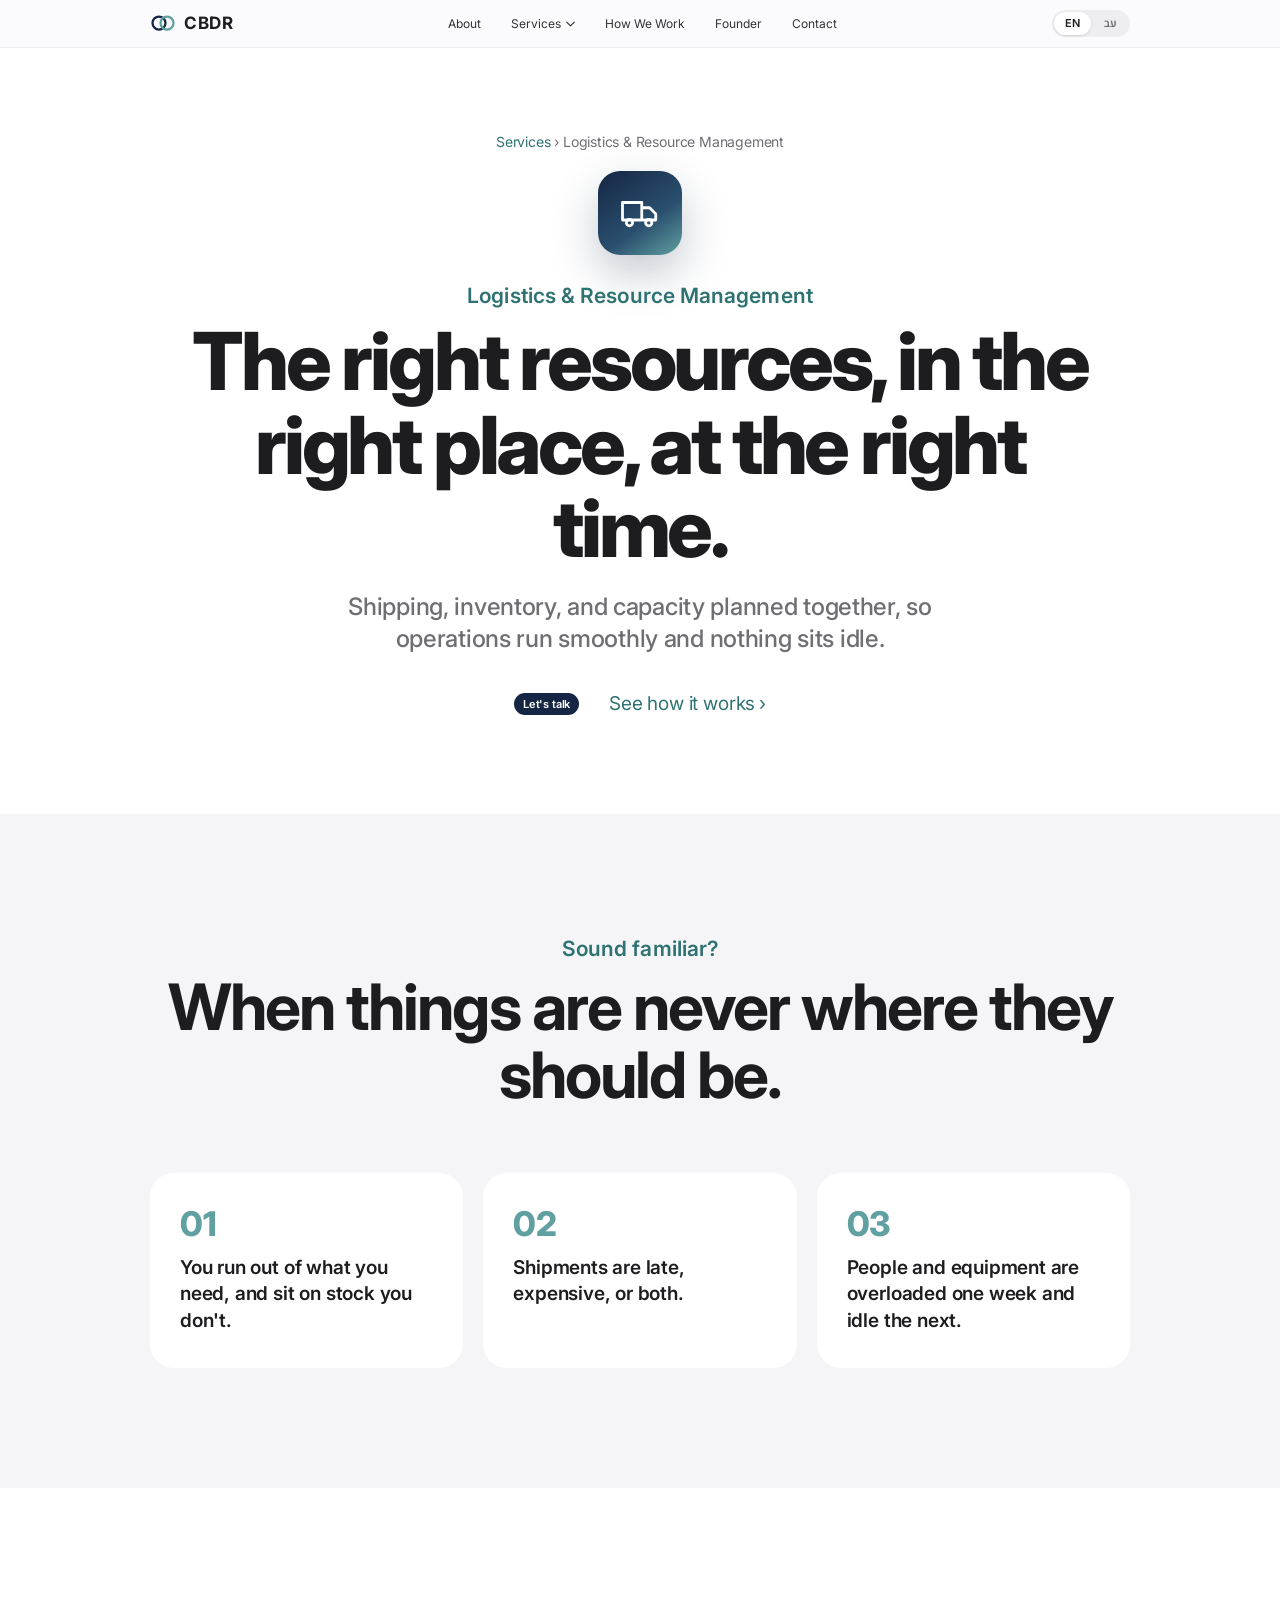
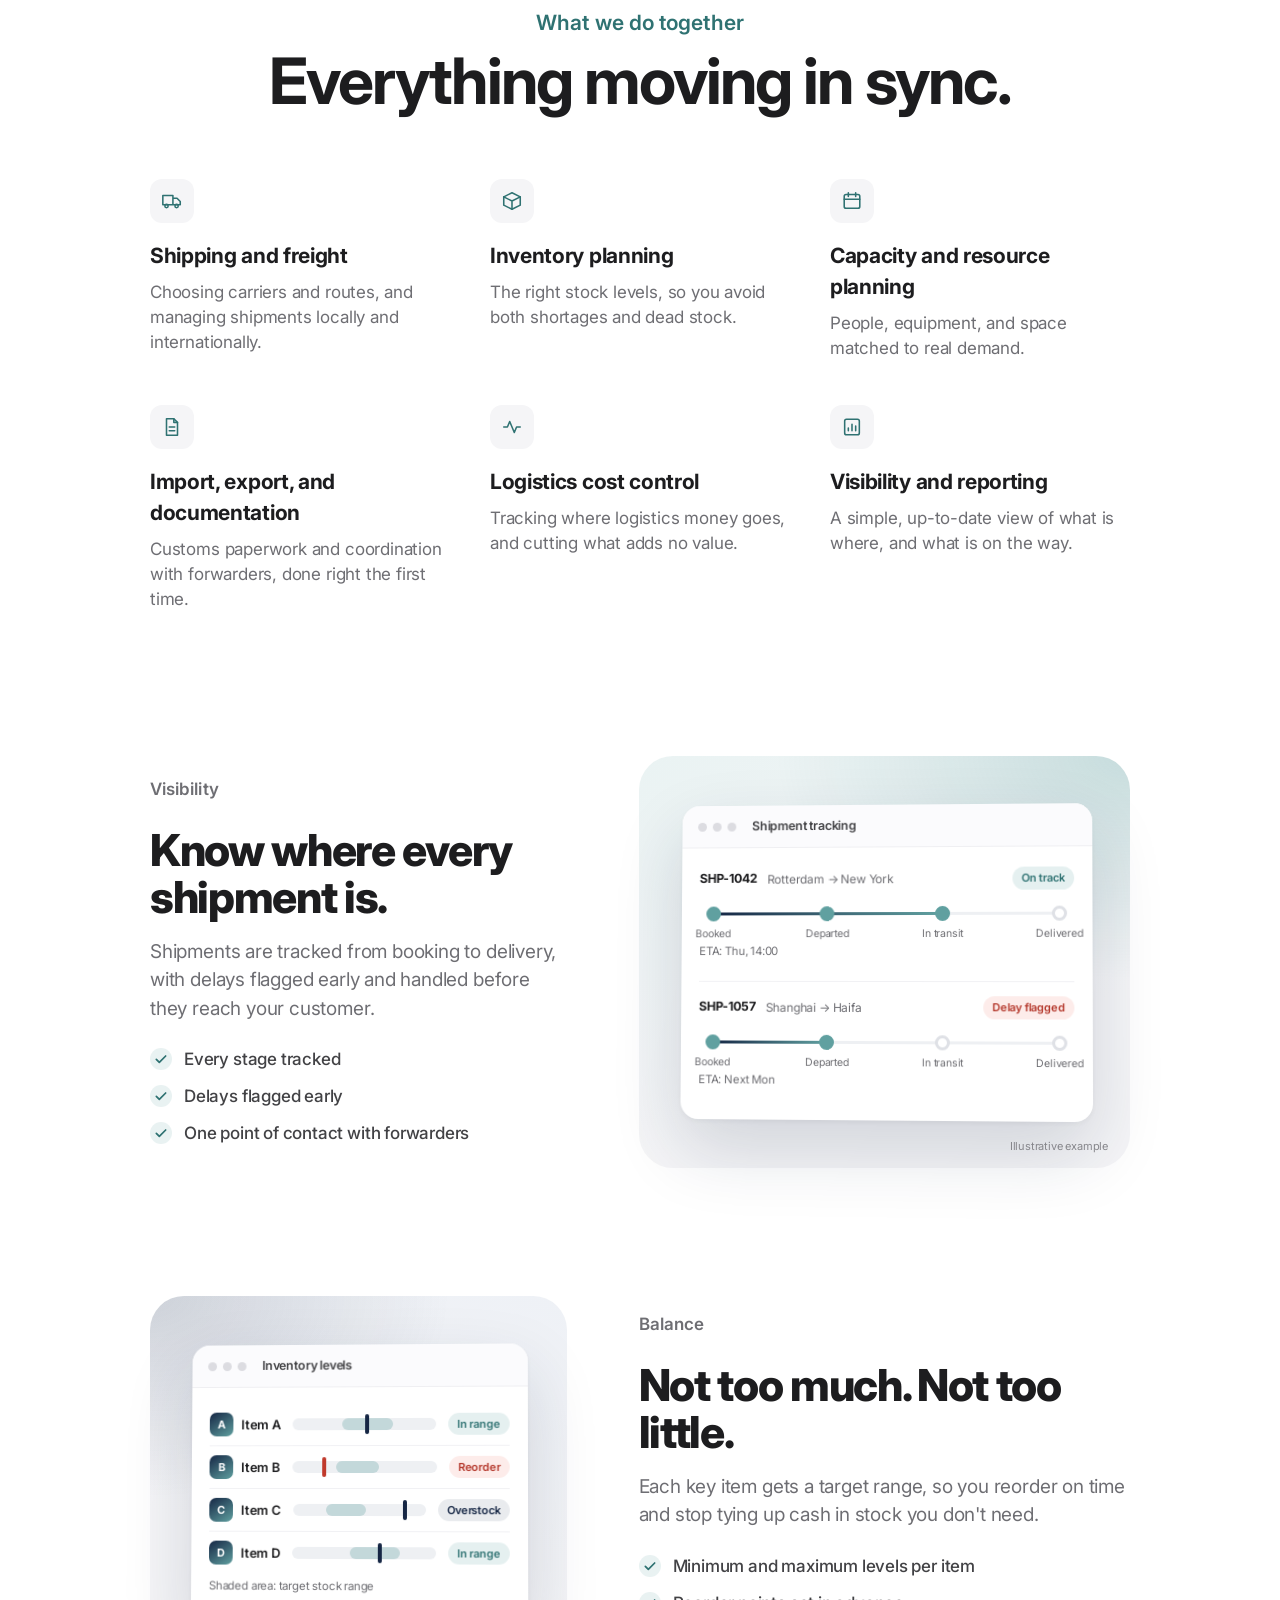
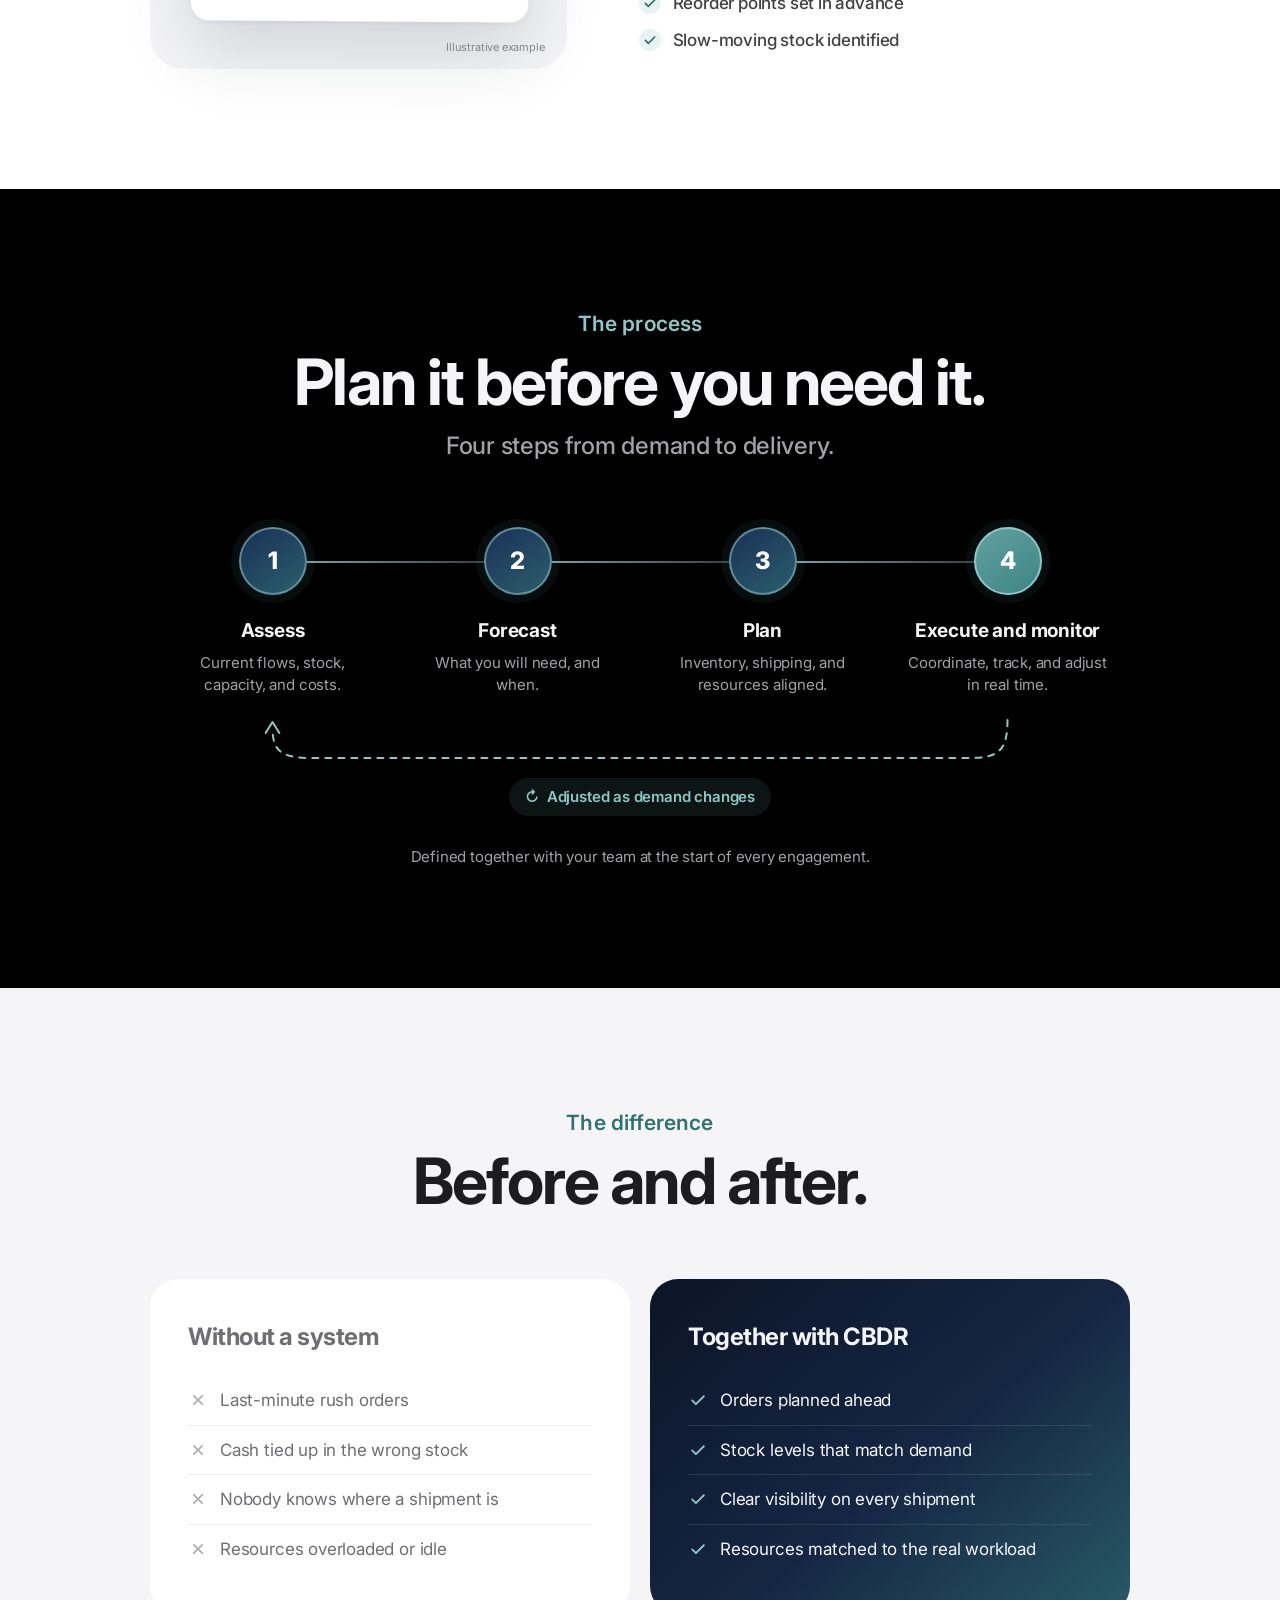
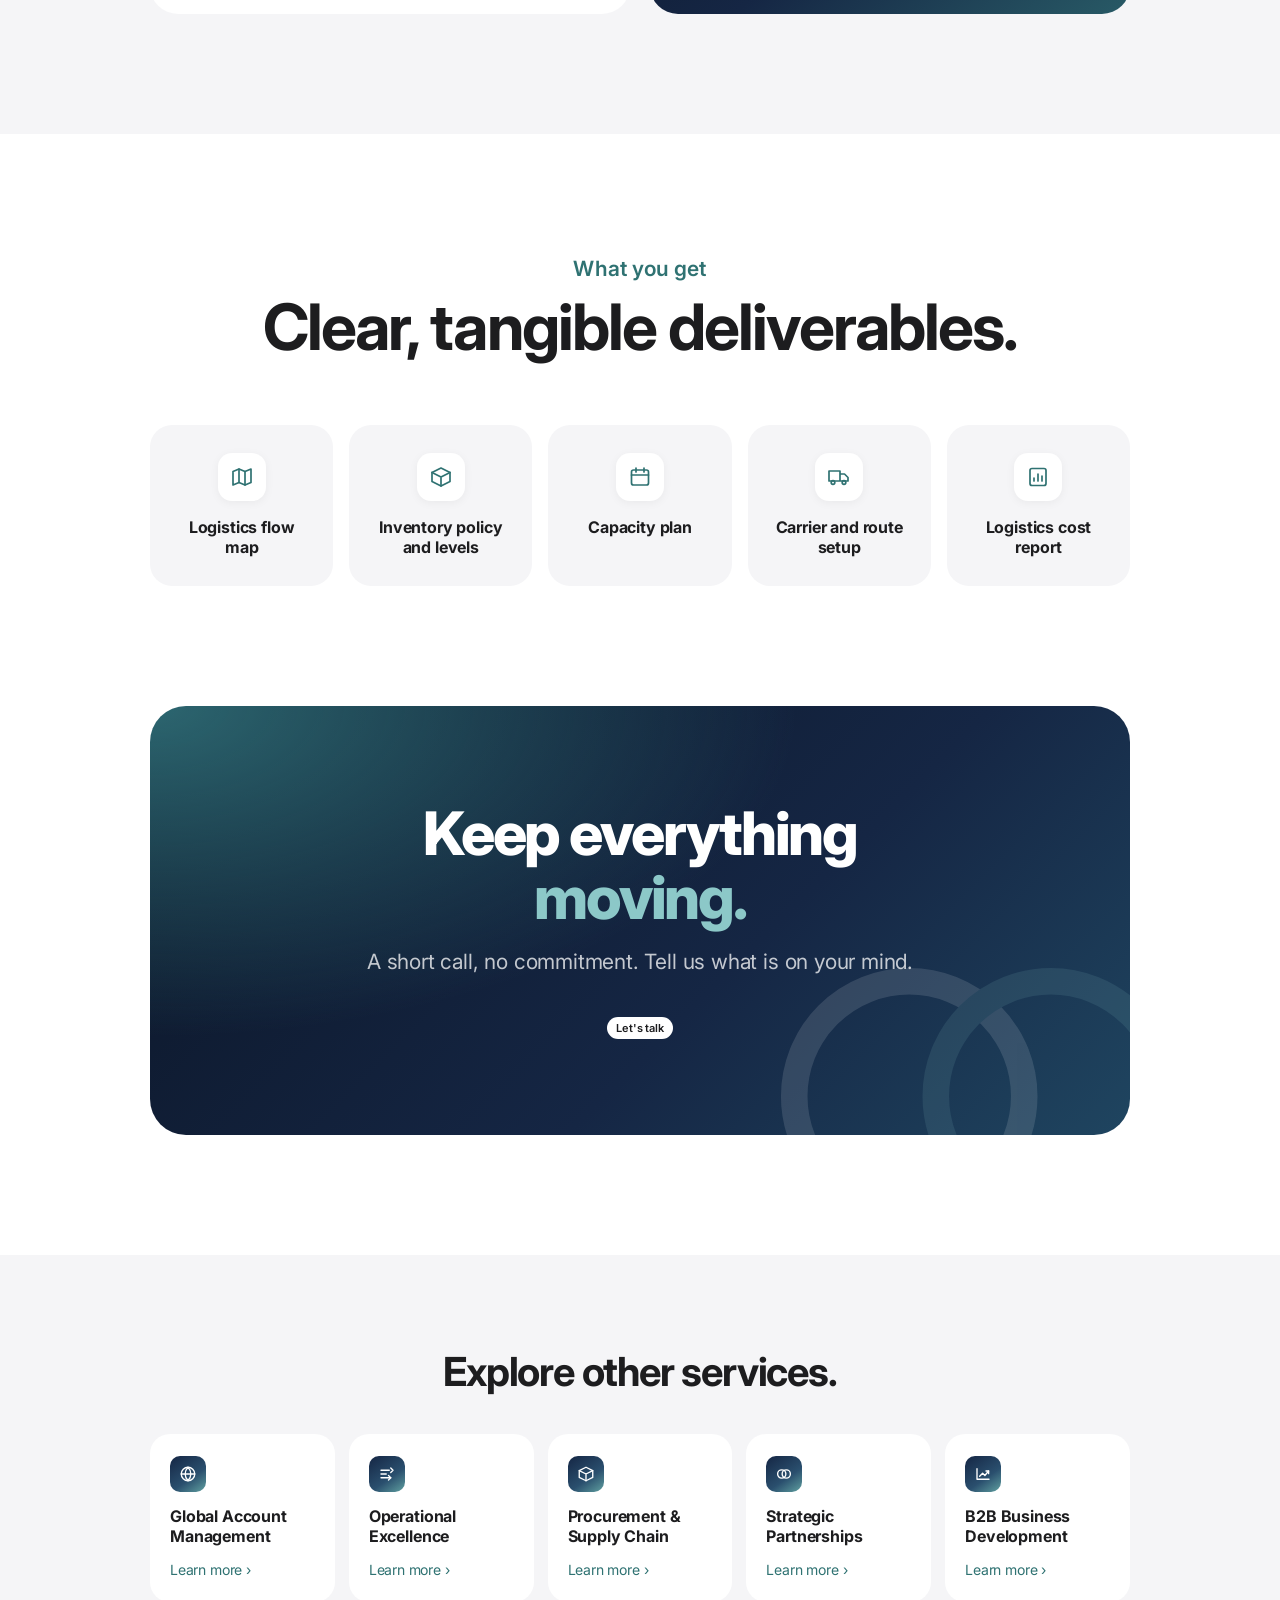
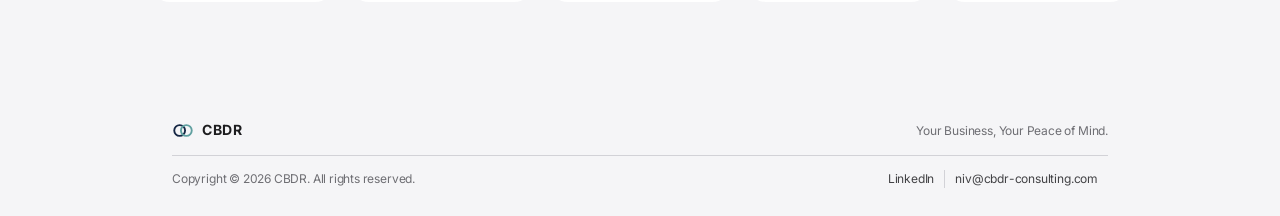
<file: logistics-resource-management.html>
<!DOCTYPE html>
<html lang="en" dir="ltr">
<head>
<meta charset="UTF-8">
<meta name="viewport" content="width=device-width, initial-scale=1.0">
<title>Logistics &amp; Resource Management | CBDR</title>
<meta name="description" content="Logistics and resource management: shipping and freight, inventory planning, capacity and resource planning, import and export coordination, and logistics cost control.">
<meta name="robots" content="index, follow">
<meta name="theme-color" content="#fbfbfd">
<link rel="canonical" href="https://cbdr-consulting.com/logistics-resource-management">
<link rel="alternate" hreflang="en" href="https://cbdr-consulting.com/logistics-resource-management">
<link rel="alternate" hreflang="he" href="https://cbdr-consulting.com/logistics-resource-management?lang=he">
<link rel="alternate" hreflang="x-default" href="https://cbdr-consulting.com/logistics-resource-management">
<link rel="icon" type="image/svg+xml" href="favicon.svg">
<meta property="og:type" content="website">
<meta property="og:site_name" content="CBDR">
<meta property="og:url" content="https://cbdr-consulting.com/logistics-resource-management">
<meta property="og:title" content="Logistics &amp; Resource Management | CBDR">
<meta property="og:description" content="Logistics and resource management: shipping and freight, inventory planning, capacity and resource planning, import and export coordination, and logistics cost control.">
<meta property="og:image" content="https://cbdr-consulting.com/og-image.jpg">
<meta name="twitter:card" content="summary_large_image">
<script type="application/ld+json">
{
  "@context": "https://schema.org",
  "@type": "Service",
  "name": "Logistics &amp; Resource Management",
  "serviceType": "Logistics &amp; Resource Management",
  "description": "Logistics and resource management: shipping and freight, inventory planning, capacity and resource planning, import and export coordination, and logistics cost control.",
  "url": "https://cbdr-consulting.com/logistics-resource-management",
  "areaServed": "Worldwide",
  "provider": {
    "@type": "ProfessionalService",
    "name": "CBDR",
    "url": "https://cbdr-consulting.com/"
  }
}
</script>
<!-- ANALYTICS: paste your analytics snippet here -->
<script>document.documentElement.classList.add('js');</script>
<link rel="preconnect" href="https://fonts.googleapis.com">
<link rel="preconnect" href="https://fonts.gstatic.com" crossorigin>
<link href="https://fonts.googleapis.com/css2?family=Inter:wght@400;500;600;700;800&family=Heebo:wght@400;500;600;700;800&display=swap" rel="stylesheet">
<link rel="stylesheet" href="site.css">
</head>
<body>

<svg width="0" height="0" style="position:absolute" aria-hidden="true">
  <defs>
    <symbol id="rings" viewBox="0 0 52 36">
      <circle cx="18" cy="18" r="13" fill="none" stroke="#152644" stroke-width="4.5"/>
      <circle cx="34" cy="18" r="13" fill="none" stroke="#60A0A0" stroke-width="4.5"/>
    </symbol>
  </defs>
</svg>

<!--NAV-START-->
<nav class="gnav" aria-label="Main">
  <div class="gnav-in">
    <a href="index.html" class="brand" aria-label="CBDR home"><svg aria-hidden="true"><use href="#rings"/></svg><b>CBDR</b></a>
    <div class="gnav-links">
      <a href="index.html#about"><span class="t-en">About</span><span class="t-he">מי אנחנו</span></a>
      <button class="svc-btn" type="button" aria-expanded="false" aria-controls="flyout"><span class="t-en">Services</span><span class="t-he">שירותים</span><svg class="chev-d" viewBox="0 0 12 8" aria-hidden="true"><path d="M1 1.5l5 5 5-5"/></svg></button>
      <a href="index.html#process"><span class="t-en">How We Work</span><span class="t-he">איך עובדים</span></a>
      <a href="index.html#founder"><span class="t-en">Founder</span><span class="t-he">המייסד</span></a>
      <a href="index.html#contact"><span class="t-en">Contact</span><span class="t-he">צור קשר</span></a>
    </div>
    <div class="gnav-right">
      <div class="lang" role="group" aria-label="Language">
        <button class="ltb on" data-l="en" onclick="setL('en')">EN</button>
        <button class="ltb" data-l="he" onclick="setL('he')">עב</button>
      </div>
      <button class="burger" type="button" aria-label="Menu" aria-expanded="false" aria-controls="mnav"><span></span><span></span></button>
    </div>
  </div>
</nav>
<div class="fly-dim" aria-hidden="true"></div>
<div class="flyout" id="flyout">
  <div class="fly-in">
    <div class="fly-head">
      <p class="fly-eyebrow"><span class="t-en">Services</span><span class="t-he">שירותים</span></p>
      <p class="fly-lead"><span class="t-en">Different areas, one approach.</span><span class="t-he">תחומים שונים, גישה אחת.</span></p>
      <a class="more" href="index.html#services"><span class="t-en">All services</span><span class="t-he">כל השירותים</span> <span class="chev">›</span></a>
    </div>
    <div class="fly-grid"><a class="fly-item" href="global-account-management.html"><span class="ico"><svg viewBox="0 0 24 24" aria-hidden="true"><circle cx="12" cy="12" r="9"/><path d="M3 12h18M12 3c2.5 2.6 3.8 5.6 3.8 9s-1.3 6.4-3.8 9c-2.5-2.6-3.8-5.6-3.8-9S9.5 5.6 12 3z"/></svg></span><span class="txt"><b><span class="t-en">Global Account Management</span><span class="t-he">ניהול תיקי לקוחות גלובליים</span></b><small><span class="t-en">Senior care for international clients</span><span class="t-he">ליווי בכיר ללקוחות בינלאומיים</span></small></span></a><a class="fly-item" href="operational-excellence.html"><span class="ico"><svg viewBox="0 0 24 24" aria-hidden="true"><path d="M4 7h11M4 12h7M4 17h13"/><path d="M17 4l3 3-3 3M14 14l3 3-3 3"/></svg></span><span class="txt"><b><span class="t-en">Operational Excellence</span><span class="t-he">מצוינות תפעולית</span></b><small><span class="t-en">Leaner processes that scale</span><span class="t-he">תהליכים רזים שגדלים איתכם</span></small></span></a><a class="fly-item" href="procurement-supply-chain.html"><span class="ico"><svg viewBox="0 0 24 24" aria-hidden="true"><path d="M3 7.5L12 3l9 4.5v9L12 21l-9-4.5z"/><path d="M3 7.5L12 12l9-4.5M12 12v9"/></svg></span><span class="txt"><b><span class="t-en">Procurement &amp; Supply Chain</span><span class="t-he">רכש ושרשרת אספקה</span></b><small><span class="t-en">Better suppliers and terms</span><span class="t-he">ספקים ותנאים טובים יותר</span></small></span></a><a class="fly-item" href="logistics-resource-management.html" aria-current="page"><span class="ico"><svg viewBox="0 0 24 24" aria-hidden="true"><path d="M2 6h11v10H2zM13 9h4.5L21 12.5V16h-8z"/><circle cx="6" cy="17.5" r="1.8"/><circle cx="17" cy="17.5" r="1.8"/></svg></span><span class="txt"><b><span class="t-en">Logistics &amp; Resource Management</span><span class="t-he">ניהול לוגיסטיקה ומשאבים</span></b><small><span class="t-en">Shipping, stock, and capacity</span><span class="t-he">שילוח, מלאי וקיבולת</span></small></span></a><a class="fly-item" href="strategic-partnerships.html"><span class="ico"><svg viewBox="0 0 24 24" aria-hidden="true"><circle cx="9" cy="12" r="5.5"/><circle cx="15" cy="12" r="5.5"/></svg></span><span class="txt"><b><span class="t-en">Strategic Partnerships</span><span class="t-he">שותפויות אסטרטגיות</span></b><small><span class="t-en">Distributors and channel partners</span><span class="t-he">מפיצים ושותפי ערוץ</span></small></span></a><a class="fly-item" href="b2b-business-development.html"><span class="ico"><svg viewBox="0 0 24 24" aria-hidden="true"><path d="M4 19V5M4 19h16"/><path d="M7.5 15l4-4 3 3 5-6"/><path d="M16 8h3.5v3.5"/></svg></span><span class="txt"><b><span class="t-en">B2B Business Development</span><span class="t-he">פיתוח עסקי B2B</span></b><small><span class="t-en">A pipeline that keeps moving</span><span class="t-he">פייפליין שלא נעצר</span></small></span></a></div>
  </div>
</div>
<div class="mnav" id="mnav">
  <div class="mnav-in">
    <p class="m-label"><span class="t-en">Services</span><span class="t-he">שירותים</span></p>
    <div class="m-list"><a class="m-item" href="global-account-management.html"><span class="ico"><svg viewBox="0 0 24 24" aria-hidden="true"><circle cx="12" cy="12" r="9"/><path d="M3 12h18M12 3c2.5 2.6 3.8 5.6 3.8 9s-1.3 6.4-3.8 9c-2.5-2.6-3.8-5.6-3.8-9S9.5 5.6 12 3z"/></svg></span><span class="txt"><b><span class="t-en">Global Account Management</span><span class="t-he">ניהול תיקי לקוחות גלובליים</span></b><small><span class="t-en">Senior care for international clients</span><span class="t-he">ליווי בכיר ללקוחות בינלאומיים</span></small></span></a><a class="m-item" href="operational-excellence.html"><span class="ico"><svg viewBox="0 0 24 24" aria-hidden="true"><path d="M4 7h11M4 12h7M4 17h13"/><path d="M17 4l3 3-3 3M14 14l3 3-3 3"/></svg></span><span class="txt"><b><span class="t-en">Operational Excellence</span><span class="t-he">מצוינות תפעולית</span></b><small><span class="t-en">Leaner processes that scale</span><span class="t-he">תהליכים רזים שגדלים איתכם</span></small></span></a><a class="m-item" href="procurement-supply-chain.html"><span class="ico"><svg viewBox="0 0 24 24" aria-hidden="true"><path d="M3 7.5L12 3l9 4.5v9L12 21l-9-4.5z"/><path d="M3 7.5L12 12l9-4.5M12 12v9"/></svg></span><span class="txt"><b><span class="t-en">Procurement &amp; Supply Chain</span><span class="t-he">רכש ושרשרת אספקה</span></b><small><span class="t-en">Better suppliers and terms</span><span class="t-he">ספקים ותנאים טובים יותר</span></small></span></a><a class="m-item" href="logistics-resource-management.html" aria-current="page"><span class="ico"><svg viewBox="0 0 24 24" aria-hidden="true"><path d="M2 6h11v10H2zM13 9h4.5L21 12.5V16h-8z"/><circle cx="6" cy="17.5" r="1.8"/><circle cx="17" cy="17.5" r="1.8"/></svg></span><span class="txt"><b><span class="t-en">Logistics &amp; Resource Management</span><span class="t-he">ניהול לוגיסטיקה ומשאבים</span></b><small><span class="t-en">Shipping, stock, and capacity</span><span class="t-he">שילוח, מלאי וקיבולת</span></small></span></a><a class="m-item" href="strategic-partnerships.html"><span class="ico"><svg viewBox="0 0 24 24" aria-hidden="true"><circle cx="9" cy="12" r="5.5"/><circle cx="15" cy="12" r="5.5"/></svg></span><span class="txt"><b><span class="t-en">Strategic Partnerships</span><span class="t-he">שותפויות אסטרטגיות</span></b><small><span class="t-en">Distributors and channel partners</span><span class="t-he">מפיצים ושותפי ערוץ</span></small></span></a><a class="m-item" href="b2b-business-development.html"><span class="ico"><svg viewBox="0 0 24 24" aria-hidden="true"><path d="M4 19V5M4 19h16"/><path d="M7.5 15l4-4 3 3 5-6"/><path d="M16 8h3.5v3.5"/></svg></span><span class="txt"><b><span class="t-en">B2B Business Development</span><span class="t-he">פיתוח עסקי B2B</span></b><small><span class="t-en">A pipeline that keeps moving</span><span class="t-he">פייפליין שלא נעצר</span></small></span></a></div>
    <p class="m-label"><span class="t-en">CBDR</span><span class="t-he">CBDR</span></p>
    <div class="m-links"><a href="index.html#about"><span class="t-en">About</span><span class="t-he">מי אנחנו</span></a><a href="index.html#process"><span class="t-en">How We Work</span><span class="t-he">איך עובדים</span></a><a href="index.html#founder"><span class="t-en">Founder</span><span class="t-he">המייסד</span></a><a href="index.html#contact"><span class="t-en">Contact</span><span class="t-he">צור קשר</span></a></div>
  </div>
</div>
<!--NAV-END-->

<main id="top">

<section class="svc-hero">
  <p class="crumb rv"><a href="index.html#services"><span class="t-en">Services</span><span class="t-he">שירותים</span></a> <span class="chev">›</span> <span class="t-en">Logistics &amp; Resource Management</span><span class="t-he">ניהול לוגיסטיקה ומשאבים</span></p>
  <div class="hero-ico rv"><svg viewBox="0 0 24 24" aria-hidden="true"><path d="M2 6h11v10H2zM13 9h4.5L21 12.5V16h-8z"/><circle cx="6" cy="17.5" r="1.8"/><circle cx="17" cy="17.5" r="1.8"/></svg></div>
  <p class="eyebrow rv d1"><span class="t-en">Logistics &amp; Resource Management</span><span class="t-he">ניהול לוגיסטיקה ומשאבים</span></p>
  <h1 class="rv d1"><span class="t-en">The right resources, in the right place, at the right time.</span><span class="t-he">המשאבים הנכונים, במקום הנכון, בזמן הנכון.</span></h1>
  <p class="subhead rv d2"><span class="t-en">Shipping, inventory, and capacity planned together, so operations run smoothly and nothing sits idle.</span><span class="t-he">שילוח, מלאי וקיבולת שמתוכננים יחד, כך שהפעילות זורמת ושום דבר לא עומד בטל.</span></p>
  <div class="cta-row rv d3">
    <a href="index.html#contact" class="pill"><span class="t-en">Let's talk</span><span class="t-he">בואו נדבר</span></a>
    <a href="#how" class="more"><span class="t-en">See how it works</span><span class="t-he">איך זה עובד</span> <span class="chev">›</span></a>
  </div>
</section>

<section class="section bg-mist">
  <div class="inner">
    <div class="head-block center">
      <p class="eyebrow rv"><span class="t-en">Sound familiar?</span><span class="t-he">נשמע מוכר?</span></p>
      <h2 class="headline rv d1"><span class="t-en">When things are never where they should be.</span><span class="t-he">כשדברים אף פעם לא נמצאים איפה שהם צריכים.</span></h2>
    </div>
    <div class="signs"><div class="sign rv"><div class="q">01</div><p><span class="t-en">You run out of what you need, and sit on stock you don't.</span><span class="t-he">נגמר לכם מה שאתם צריכים, ונשאר לכם מלאי שאתם לא צריכים.</span></p></div><div class="sign rv d1"><div class="q">02</div><p><span class="t-en">Shipments are late, expensive, or both.</span><span class="t-he">משלוחים מתעכבים, יקרים, או גם וגם.</span></p></div><div class="sign rv d2"><div class="q">03</div><p><span class="t-en">People and equipment are overloaded one week and idle the next.</span><span class="t-he">אנשים וציוד עמוסים בשבוע אחד, ועומדים בטלים בשבוע הבא.</span></p></div></div>
  </div>
</section>

<section class="section">
  <div class="inner">
    <div class="head-block center">
      <p class="eyebrow rv"><span class="t-en">What we do together</span><span class="t-he">מה אנחנו עושים ביחד</span></p>
      <h2 class="headline rv d1"><span class="t-en">Everything moving in sync.</span><span class="t-he">הכל זז בתיאום.</span></h2>
    </div>
    <div class="caps"><div class="cap rv"><div class="ico"><svg viewBox="0 0 24 24" aria-hidden="true"><path d="M2 6h11v10H2zM13 9h4.5L21 12.5V16h-8z"/><circle cx="6" cy="17.5" r="1.8"/><circle cx="17" cy="17.5" r="1.8"/></svg></div><h3><span class="t-en">Shipping and freight</span><span class="t-he">שילוח והובלה</span></h3><p><span class="t-en">Choosing carriers and routes, and managing shipments locally and internationally.</span><span class="t-he">בחירת מובילים ומסלולים, וניהול משלוחים בארץ ובעולם.</span></p></div><div class="cap rv d1"><div class="ico"><svg viewBox="0 0 24 24" aria-hidden="true"><path d="M3 7.5L12 3l9 4.5v9L12 21l-9-4.5z"/><path d="M3 7.5L12 12l9-4.5M12 12v9"/></svg></div><h3><span class="t-en">Inventory planning</span><span class="t-he">תכנון מלאי</span></h3><p><span class="t-en">The right stock levels, so you avoid both shortages and dead stock.</span><span class="t-he">רמות מלאי נכונות, כדי להימנע גם מחוסרים וגם ממלאי מת.</span></p></div><div class="cap rv d2"><div class="ico"><svg viewBox="0 0 24 24" aria-hidden="true"><rect x="3.5" y="5" width="17" height="15" rx="2"/><path d="M3.5 10h17M8 3v4M16 3v4"/></svg></div><h3><span class="t-en">Capacity and resource planning</span><span class="t-he">תכנון קיבולת ומשאבים</span></h3><p><span class="t-en">People, equipment, and space matched to real demand.</span><span class="t-he">אנשים, ציוד ושטח שמותאמים לביקוש האמיתי.</span></p></div><div class="cap rv"><div class="ico"><svg viewBox="0 0 24 24" aria-hidden="true"><path d="M6 3h8l4 4v14H6z"/><path d="M14 3v4h4M9 12h6M9 16h6"/></svg></div><h3><span class="t-en">Import, export, and documentation</span><span class="t-he">יבוא, יצוא ותיעוד</span></h3><p><span class="t-en">Customs paperwork and coordination with forwarders, done right the first time.</span><span class="t-he">מסמכי מכס ותיאום עם משלחים, נכון כבר מהפעם הראשונה.</span></p></div><div class="cap rv d1"><div class="ico"><svg viewBox="0 0 24 24" aria-hidden="true"><path d="M3 12h4l2.5-6 5 12 2.5-6H21"/></svg></div><h3><span class="t-en">Logistics cost control</span><span class="t-he">בקרת עלויות לוגיסטיקה</span></h3><p><span class="t-en">Tracking where logistics money goes, and cutting what adds no value.</span><span class="t-he">מעקב אחרי לאן הולך הכסף בלוגיסטיקה, וקיצוץ במה שלא מוסיף ערך.</span></p></div><div class="cap rv d2"><div class="ico"><svg viewBox="0 0 24 24" aria-hidden="true"><rect x="4" y="3.5" width="16" height="17" rx="2"/><path d="M8 16v-3M12 16V9M16 16v-5"/></svg></div><h3><span class="t-en">Visibility and reporting</span><span class="t-he">שקיפות ודיווח</span></h3><p><span class="t-en">A simple, up-to-date view of what is where, and what is on the way.</span><span class="t-he">תמונה פשוטה ועדכנית של מה נמצא איפה, ומה בדרך.</span></p></div></div>
  </div>
</section>

<section class="section" style="padding-top:24px">
  <div class="inner"><div class="show"><div class="show-txt rv"><p class="eyebrow"><span class="t-en">Visibility</span><span class="t-he">שקיפות</span></p><h3><span class="t-en">Know where every shipment is.</span><span class="t-he">לדעת איפה כל משלוח נמצא.</span></h3><p><span class="t-en">Shipments are tracked from booking to delivery, with delays flagged early and handled before they reach your customer.</span><span class="t-he">משלוחים במעקב מההזמנה ועד המסירה, ועיכובים מסומנים מוקדם ומטופלים לפני שהם מגיעים ללקוח שלכם.</span></p><ul><li><svg viewBox="0 0 24 24"><path d="M5 12.5l4.5 4.5L19 7.5"/></svg><span><span class="t-en">Every stage tracked</span><span class="t-he">מעקב אחרי כל שלב</span></span></li><li><svg viewBox="0 0 24 24"><path d="M5 12.5l4.5 4.5L19 7.5"/></svg><span><span class="t-en">Delays flagged early</span><span class="t-he">עיכובים מסומנים מוקדם</span></span></li><li><svg viewBox="0 0 24 24"><path d="M5 12.5l4.5 4.5L19 7.5"/></svg><span><span class="t-en">One point of contact with forwarders</span><span class="t-he">איש קשר אחד מול המשלחים</span></span></li></ul></div><div class="show-vis rv d1"><div class="mock " aria-hidden="true"><div class="mock-bar"><i></i><i></i><i></i><b><span class="t-en">Shipment tracking</span><span class="t-he">מעקב משלוחים</span></b></div><div class="mock-body"><div class="t-ship"><div class="t-top"><b>SHP-1042</b><span><span class="t-en">Rotterdam</span><span class="t-he">רוטרדם</span> <span class="t-en">→</span><span class="t-he">←</span> <span class="t-en">New York</span><span class="t-he">ניו יורק</span></span><span class="pill ok"><span class="t-en">On track</span><span class="t-he">בזמן</span></span></div><div class="t-line"><span class="t-fill" style="width:66%"></span><span class="t-n done"><i></i><small><span class="t-en">Booked</span><span class="t-he">הוזמן</span></small></span><span class="t-n done"><i></i><small><span class="t-en">Departed</span><span class="t-he">יצא</span></small></span><span class="t-n done"><i></i><small><span class="t-en">In transit</span><span class="t-he">בדרך</span></small></span><span class="t-n"><i></i><small><span class="t-en">Delivered</span><span class="t-he">נמסר</span></small></span></div><p class="m-lbl"><span class="t-en">ETA</span><span class="t-he">הגעה משוערת</span>: <span class="t-en">Thu, 14:00</span><span class="t-he">יום ה׳, 14:00</span></p></div><div class="t-ship"><div class="t-top"><b>SHP-1057</b><span><span class="t-en">Shanghai</span><span class="t-he">שנגחאי</span> <span class="t-en">→</span><span class="t-he">←</span> <span class="t-en">Haifa</span><span class="t-he">חיפה</span></span><span class="pill risk"><span class="t-en">Delay flagged</span><span class="t-he">עיכוב סומן</span></span></div><div class="t-line"><span class="t-fill" style="width:33%"></span><span class="t-n done"><i></i><small><span class="t-en">Booked</span><span class="t-he">הוזמן</span></small></span><span class="t-n done"><i></i><small><span class="t-en">Departed</span><span class="t-he">יצא</span></small></span><span class="t-n"><i></i><small><span class="t-en">In transit</span><span class="t-he">בדרך</span></small></span><span class="t-n"><i></i><small><span class="t-en">Delivered</span><span class="t-he">נמסר</span></small></span></div><p class="m-lbl"><span class="t-en">ETA</span><span class="t-he">הגעה משוערת</span>: <span class="t-en">Next Mon</span><span class="t-he">יום ב׳ הבא</span></p></div></div></div><span class="note"><span class="t-en">Illustrative example</span><span class="t-he">דוגמה להמחשה</span></span></div></div><div class="show rev"><div class="show-txt rv"><p class="eyebrow"><span class="t-en">Balance</span><span class="t-he">איזון</span></p><h3><span class="t-en">Not too much. Not too little.</span><span class="t-he">לא יותר מדי. לא פחות מדי.</span></h3><p><span class="t-en">Each key item gets a target range, so you reorder on time and stop tying up cash in stock you don't need.</span><span class="t-he">לכל פריט מרכזי יש טווח יעד, כך שמזמינים בזמן ומפסיקים לתקוע כסף במלאי שלא צריך.</span></p><ul><li><svg viewBox="0 0 24 24"><path d="M5 12.5l4.5 4.5L19 7.5"/></svg><span><span class="t-en">Minimum and maximum levels per item</span><span class="t-he">רמות מינימום ומקסימום לכל פריט</span></span></li><li><svg viewBox="0 0 24 24"><path d="M5 12.5l4.5 4.5L19 7.5"/></svg><span><span class="t-en">Reorder points set in advance</span><span class="t-he">נקודות הזמנה שנקבעו מראש</span></span></li><li><svg viewBox="0 0 24 24"><path d="M5 12.5l4.5 4.5L19 7.5"/></svg><span><span class="t-en">Slow-moving stock identified</span><span class="t-he">מלאי איטי מזוהה</span></span></li></ul></div><div class="show-vis rv d1"><div class="mock " aria-hidden="true"><div class="mock-bar"><i></i><i></i><i></i><b><span class="t-en">Inventory levels</span><span class="t-he">רמות מלאי</span></b></div><div class="mock-body"><div class="s-r"><span class="m-acc"><i>A</i><span class="t-en">Item A</span><span class="t-he">פריט A</span></span><span class="s-t"><span class="s-band" style="inset-inline-start:35%;width:35%"></span><span class="s-m s-ok" style="inset-inline-start:52%"></span></span><span class="pill ok"><span class="t-en">In range</span><span class="t-he">בטווח</span></span></div><div class="s-r"><span class="m-acc"><i>B</i><span class="t-en">Item B</span><span class="t-he">פריט B</span></span><span class="s-t"><span class="s-band" style="inset-inline-start:30%;width:30%"></span><span class="s-m s-low" style="inset-inline-start:22%"></span></span><span class="pill risk"><span class="t-en">Reorder</span><span class="t-he">להזמין</span></span></div><div class="s-r"><span class="m-acc"><i>C</i><span class="t-en">Item C</span><span class="t-he">פריט C</span></span><span class="s-t"><span class="s-band" style="inset-inline-start:25%;width:30%"></span><span class="s-m s-over" style="inset-inline-start:84%"></span></span><span class="pill grow"><span class="t-en">Overstock</span><span class="t-he">עודף</span></span></div><div class="s-r"><span class="m-acc"><i>D</i><span class="t-en">Item D</span><span class="t-he">פריט D</span></span><span class="s-t"><span class="s-band" style="inset-inline-start:40%;width:35%"></span><span class="s-m s-ok" style="inset-inline-start:61%"></span></span><span class="pill ok"><span class="t-en">In range</span><span class="t-he">בטווח</span></span></div><p class="m-lbl"><span class="t-en">Shaded area: target stock range</span><span class="t-he">האזור המסומן: טווח המלאי הרצוי</span></p></div></div><span class="note"><span class="t-en">Illustrative example</span><span class="t-he">דוגמה להמחשה</span></span></div></div></div>
</section>

<section class="section bg-dark" id="how">
  <div class="inner">
    <div class="head-block center">
      <p class="eyebrow rv"><span class="t-en">The process</span><span class="t-he">התהליך</span></p>
      <h2 class="headline rv d1"><span class="t-en">Plan it before you need it.</span><span class="t-he">לתכנן לפני שצריך.</span></h2>
      <p class="subhead rv d2"><span class="t-en">Four steps from demand to delivery.</span><span class="t-he">ארבעה שלבים מהביקוש ועד האספקה.</span></p>
    </div>
    <div class="flow-wrap">
      <ol class="flow" style="--n:4"><li class="rv"><div class="node">1</div><h3><span class="t-en">Assess</span><span class="t-he">הערכת מצב</span></h3><p><span class="t-en">Current flows, stock, capacity, and costs.</span><span class="t-he">זרימות, מלאי, קיבולת ועלויות קיימים.</span></p></li><li class="rv d1"><div class="node">2</div><h3><span class="t-en">Forecast</span><span class="t-he">תחזית</span></h3><p><span class="t-en">What you will need, and when.</span><span class="t-he">מה תצטרכו, ומתי.</span></p></li><li class="rv d2"><div class="node">3</div><h3><span class="t-en">Plan</span><span class="t-he">תכנון</span></h3><p><span class="t-en">Inventory, shipping, and resources aligned.</span><span class="t-he">מלאי, שילוח ומשאבים מתואמים.</span></p></li><li class="rv d3"><div class="node">4</div><h3><span class="t-en">Execute and monitor</span><span class="t-he">ביצוע ובקרה</span></h3><p><span class="t-en">Coordinate, track, and adjust in real time.</span><span class="t-he">תיאום, מעקב והתאמה בזמן אמת.</span></p></li></ol>
      <div class="loop-box rv"><svg viewBox="0 0 1000 46" preserveAspectRatio="none" fill="none" aria-hidden="true"><path d="M 875 2 C 875 34, 865 40, 835 40 L 165 40 C 135 40, 125 34, 125 10" stroke="#8cc8c8" stroke-width="2" stroke-dasharray="6 7" stroke-linecap="round" vector-effect="non-scaling-stroke"/><polyline points="118,15 125,4 132,15" stroke="#8cc8c8" stroke-width="2" fill="none" stroke-linecap="round" stroke-linejoin="round" vector-effect="non-scaling-stroke"/></svg><span class="lbl">↻ <span class="t-en">Adjusted as demand changes</span><span class="t-he">מתעדכן לפי שינויי הביקוש</span></span></div>
      <p class="rv" style="text-align:center;margin-top:30px;font-size:15px;color:#a1a1a6"><span class="t-en">Defined together with your team at the start of every engagement.</span><span class="t-he">מוגדר יחד עם הצוות שלכם בתחילת כל התקשרות.</span></p>
    </div>
  </div>
</section>

<section class="section bg-mist">
  <div class="inner">
    <div class="head-block center">
      <p class="eyebrow rv"><span class="t-en">The difference</span><span class="t-he">ההבדל</span></p>
      <h2 class="headline rv d1"><span class="t-en">Before and after.</span><span class="t-he">לפני ואחרי.</span></h2>
    </div>
    <div class="ba">
      <div class="ba-col ba-before rv"><h3><span class="t-en">Without a system</span><span class="t-he">בלי שיטה</span></h3><ul><li><svg viewBox="0 0 24 24"><path d="M7 7l10 10M17 7L7 17"/></svg><span><span class="t-en">Last-minute rush orders</span><span class="t-he">הזמנות דחופות ברגע האחרון</span></span></li><li><svg viewBox="0 0 24 24"><path d="M7 7l10 10M17 7L7 17"/></svg><span><span class="t-en">Cash tied up in the wrong stock</span><span class="t-he">כסף תקוע במלאי הלא נכון</span></span></li><li><svg viewBox="0 0 24 24"><path d="M7 7l10 10M17 7L7 17"/></svg><span><span class="t-en">Nobody knows where a shipment is</span><span class="t-he">אף אחד לא יודע איפה המשלוח</span></span></li><li><svg viewBox="0 0 24 24"><path d="M7 7l10 10M17 7L7 17"/></svg><span><span class="t-en">Resources overloaded or idle</span><span class="t-he">משאבים עמוסים מדי או בטלים</span></span></li></ul></div>
      <div class="ba-col ba-after rv d1"><h3><span class="t-en">Together with CBDR</span><span class="t-he">יחד עם CBDR</span></h3><ul><li><svg viewBox="0 0 24 24"><path d="M5 12.5l4.5 4.5L19 7.5"/></svg><span><span class="t-en">Orders planned ahead</span><span class="t-he">הזמנות שמתוכננות מראש</span></span></li><li><svg viewBox="0 0 24 24"><path d="M5 12.5l4.5 4.5L19 7.5"/></svg><span><span class="t-en">Stock levels that match demand</span><span class="t-he">רמות מלאי שתואמות את הביקוש</span></span></li><li><svg viewBox="0 0 24 24"><path d="M5 12.5l4.5 4.5L19 7.5"/></svg><span><span class="t-en">Clear visibility on every shipment</span><span class="t-he">שקיפות מלאה על כל משלוח</span></span></li><li><svg viewBox="0 0 24 24"><path d="M5 12.5l4.5 4.5L19 7.5"/></svg><span><span class="t-en">Resources matched to the real workload</span><span class="t-he">משאבים שמותאמים לעומס האמיתי</span></span></li></ul></div>
    </div>
  </div>
</section>

<section class="section">
  <div class="inner">
    <div class="head-block center">
      <p class="eyebrow rv"><span class="t-en">What you get</span><span class="t-he">מה אתם מקבלים</span></p>
      <h2 class="headline rv d1"><span class="t-en">Clear, tangible deliverables.</span><span class="t-he">תוצרים ברורים ומוחשיים.</span></h2>
    </div>
    <div class="deliv" style="--dn:5"><div class="dv rv"><div class="ico"><svg viewBox="0 0 24 24" aria-hidden="true"><path d="M9 4L3 6.5v13.5L9 17.5l6 2.5 6-2.5V4l-6 2.5z"/><path d="M9 4v13.5M15 6.5V20"/></svg></div><h3><span class="t-en">Logistics flow map</span><span class="t-he">מפת זרימה לוגיסטית</span></h3></div><div class="dv rv d1"><div class="ico"><svg viewBox="0 0 24 24" aria-hidden="true"><path d="M3 7.5L12 3l9 4.5v9L12 21l-9-4.5z"/><path d="M3 7.5L12 12l9-4.5M12 12v9"/></svg></div><h3><span class="t-en">Inventory policy and levels</span><span class="t-he">מדיניות ורמות מלאי</span></h3></div><div class="dv rv d2"><div class="ico"><svg viewBox="0 0 24 24" aria-hidden="true"><rect x="3.5" y="5" width="17" height="15" rx="2"/><path d="M3.5 10h17M8 3v4M16 3v4"/></svg></div><h3><span class="t-en">Capacity plan</span><span class="t-he">תוכנית קיבולת</span></h3></div><div class="dv rv d3"><div class="ico"><svg viewBox="0 0 24 24" aria-hidden="true"><path d="M2 6h11v10H2zM13 9h4.5L21 12.5V16h-8z"/><circle cx="6" cy="17.5" r="1.8"/><circle cx="17" cy="17.5" r="1.8"/></svg></div><h3><span class="t-en">Carrier and route setup</span><span class="t-he">הסדרי מובילים ומסלולים</span></h3></div><div class="dv rv d3"><div class="ico"><svg viewBox="0 0 24 24" aria-hidden="true"><rect x="4" y="3.5" width="16" height="17" rx="2"/><path d="M8 16v-3M12 16V9M16 16v-5"/></svg></div><h3><span class="t-en">Logistics cost report</span><span class="t-he">דוח עלויות לוגיסטיקה</span></h3></div></div>
  </div>
</section>

<section class="final">
  <div class="final-card rv">
    <svg class="final-rings" viewBox="0 0 52 36" aria-hidden="true"><circle cx="18" cy="18" r="13" fill="none" stroke="#fff" stroke-width="3"/><circle cx="34" cy="18" r="13" fill="none" stroke="#8cc8c8" stroke-width="3"/></svg>
    <h2><span class="t-en">Keep everything<br><em>moving.</em></span><span class="t-he">שהכל<br><em>ימשיך לזוז.</em></span></h2>
    <p><span class="t-en">A short call, no commitment. Tell us what is on your mind.</span><span class="t-he">שיחה קצרה, בלי התחייבות. ספרו לנו מה מטריד אתכם.</span></p>
    <a href="index.html#contact" class="pill light"><span class="t-en">Let's talk</span><span class="t-he">בואו נדבר</span></a>
  </div>
</section>

<section class="section bg-mist" style="padding-top:96px;padding-bottom:96px">
  <div class="inner">
    <div class="head-block center" style="margin-bottom:40px">
      <h2 class="headline rv" style="font-size:clamp(28px,3.6vw,40px)"><span class="t-en">Explore other services.</span><span class="t-he">שירותים נוספים.</span></h2>
    </div>
    <div class="others"><a class="other" href="global-account-management.html"><span class="ico"><svg viewBox="0 0 24 24" aria-hidden="true"><circle cx="12" cy="12" r="9"/><path d="M3 12h18M12 3c2.5 2.6 3.8 5.6 3.8 9s-1.3 6.4-3.8 9c-2.5-2.6-3.8-5.6-3.8-9S9.5 5.6 12 3z"/></svg></span><b><span class="t-en">Global Account Management</span><span class="t-he">ניהול תיקי לקוחות גלובליים</span></b><span class="more"><span class="t-en">Learn more</span><span class="t-he">למידע נוסף</span> <span class="chev">›</span></span></a><a class="other" href="operational-excellence.html"><span class="ico"><svg viewBox="0 0 24 24" aria-hidden="true"><path d="M4 7h11M4 12h7M4 17h13"/><path d="M17 4l3 3-3 3M14 14l3 3-3 3"/></svg></span><b><span class="t-en">Operational Excellence</span><span class="t-he">מצוינות תפעולית</span></b><span class="more"><span class="t-en">Learn more</span><span class="t-he">למידע נוסף</span> <span class="chev">›</span></span></a><a class="other" href="procurement-supply-chain.html"><span class="ico"><svg viewBox="0 0 24 24" aria-hidden="true"><path d="M3 7.5L12 3l9 4.5v9L12 21l-9-4.5z"/><path d="M3 7.5L12 12l9-4.5M12 12v9"/></svg></span><b><span class="t-en">Procurement &amp; Supply Chain</span><span class="t-he">רכש ושרשרת אספקה</span></b><span class="more"><span class="t-en">Learn more</span><span class="t-he">למידע נוסף</span> <span class="chev">›</span></span></a><a class="other" href="strategic-partnerships.html"><span class="ico"><svg viewBox="0 0 24 24" aria-hidden="true"><circle cx="9" cy="12" r="5.5"/><circle cx="15" cy="12" r="5.5"/></svg></span><b><span class="t-en">Strategic Partnerships</span><span class="t-he">שותפויות אסטרטגיות</span></b><span class="more"><span class="t-en">Learn more</span><span class="t-he">למידע נוסף</span> <span class="chev">›</span></span></a><a class="other" href="b2b-business-development.html"><span class="ico"><svg viewBox="0 0 24 24" aria-hidden="true"><path d="M4 19V5M4 19h16"/><path d="M7.5 15l4-4 3 3 5-6"/><path d="M16 8h3.5v3.5"/></svg></span><b><span class="t-en">B2B Business Development</span><span class="t-he">פיתוח עסקי B2B</span></b><span class="more"><span class="t-en">Learn more</span><span class="t-he">למידע נוסף</span> <span class="chev">›</span></span></a></div>
  </div>
</section>

</main>

<footer>
  <div class="foot-in">
    <div class="foot-top">
      <a href="index.html" class="brand" aria-label="CBDR home"><svg aria-hidden="true"><use href="#rings"/></svg><b>CBDR</b></a>
      <span><span class="t-en">Your Business, Your Peace of Mind.</span><span class="t-he">העסק שלכם, השקט הנפשי שלכם.</span></span>
    </div>
    <div class="foot-bottom">
      <span>Copyright © <span id="yr">2026</span> CBDR. <span class="t-en">All rights reserved.</span><span class="t-he">כל הזכויות שמורות.</span></span>
      <div class="foot-links">
        <a href="https://www.linkedin.com/company/cbdr-consulting" target="_blank" rel="noopener">LinkedIn</a>
        <a class="mail-link" href="mailto:niv@cbdr-consulting.com">niv@cbdr-consulting.com</a>
      </div>
    </div>
  </div>
</footer>

<script>
var CONTACT_EMAIL = 'niv@cbdr-consulting.com';
var TITLES = { en: "Logistics &amp; Resource Management | CBDR", he: "ניהול לוגיסטיקה ומשאבים | CBDR" };
function setL(l) {
  if (l !== 'he') l = 'en';
  document.documentElement.lang = l;
  document.documentElement.dir = (l === 'he') ? 'rtl' : 'ltr';
  document.title = TITLES[l];
  document.querySelectorAll('.ltb').forEach(function (b) { b.classList.toggle('on', b.getAttribute('data-l') === l); });
  try { localStorage.setItem('cbdr-lang', l); } catch (e) {}
}
(function init() {
  document.querySelectorAll('.mail-link').forEach(function (a) { a.href = 'mailto:' + CONTACT_EMAIL; a.textContent = CONTACT_EMAIL; });
  document.getElementById('yr').textContent = new Date().getFullYear();
  var l = null;
  try { l = new URLSearchParams(location.search).get('lang') || localStorage.getItem('cbdr-lang'); } catch (e) {}
  if (l === 'he') setL('he');
  var els = document.querySelectorAll('.rv');
  if (!('IntersectionObserver' in window)) { els.forEach(function (el) { el.classList.add('in'); }); return; }
  var io = new IntersectionObserver(function (entries) {
    entries.forEach(function (en) { if (en.isIntersecting) { en.target.classList.add('in'); io.unobserve(en.target); } });
  }, { threshold: 0.12, rootMargin: '0px 0px -40px 0px' });
  els.forEach(function (el) { io.observe(el); });
})();
</script>
<script src="site.js" defer></script>
</body>
</html>
</file>
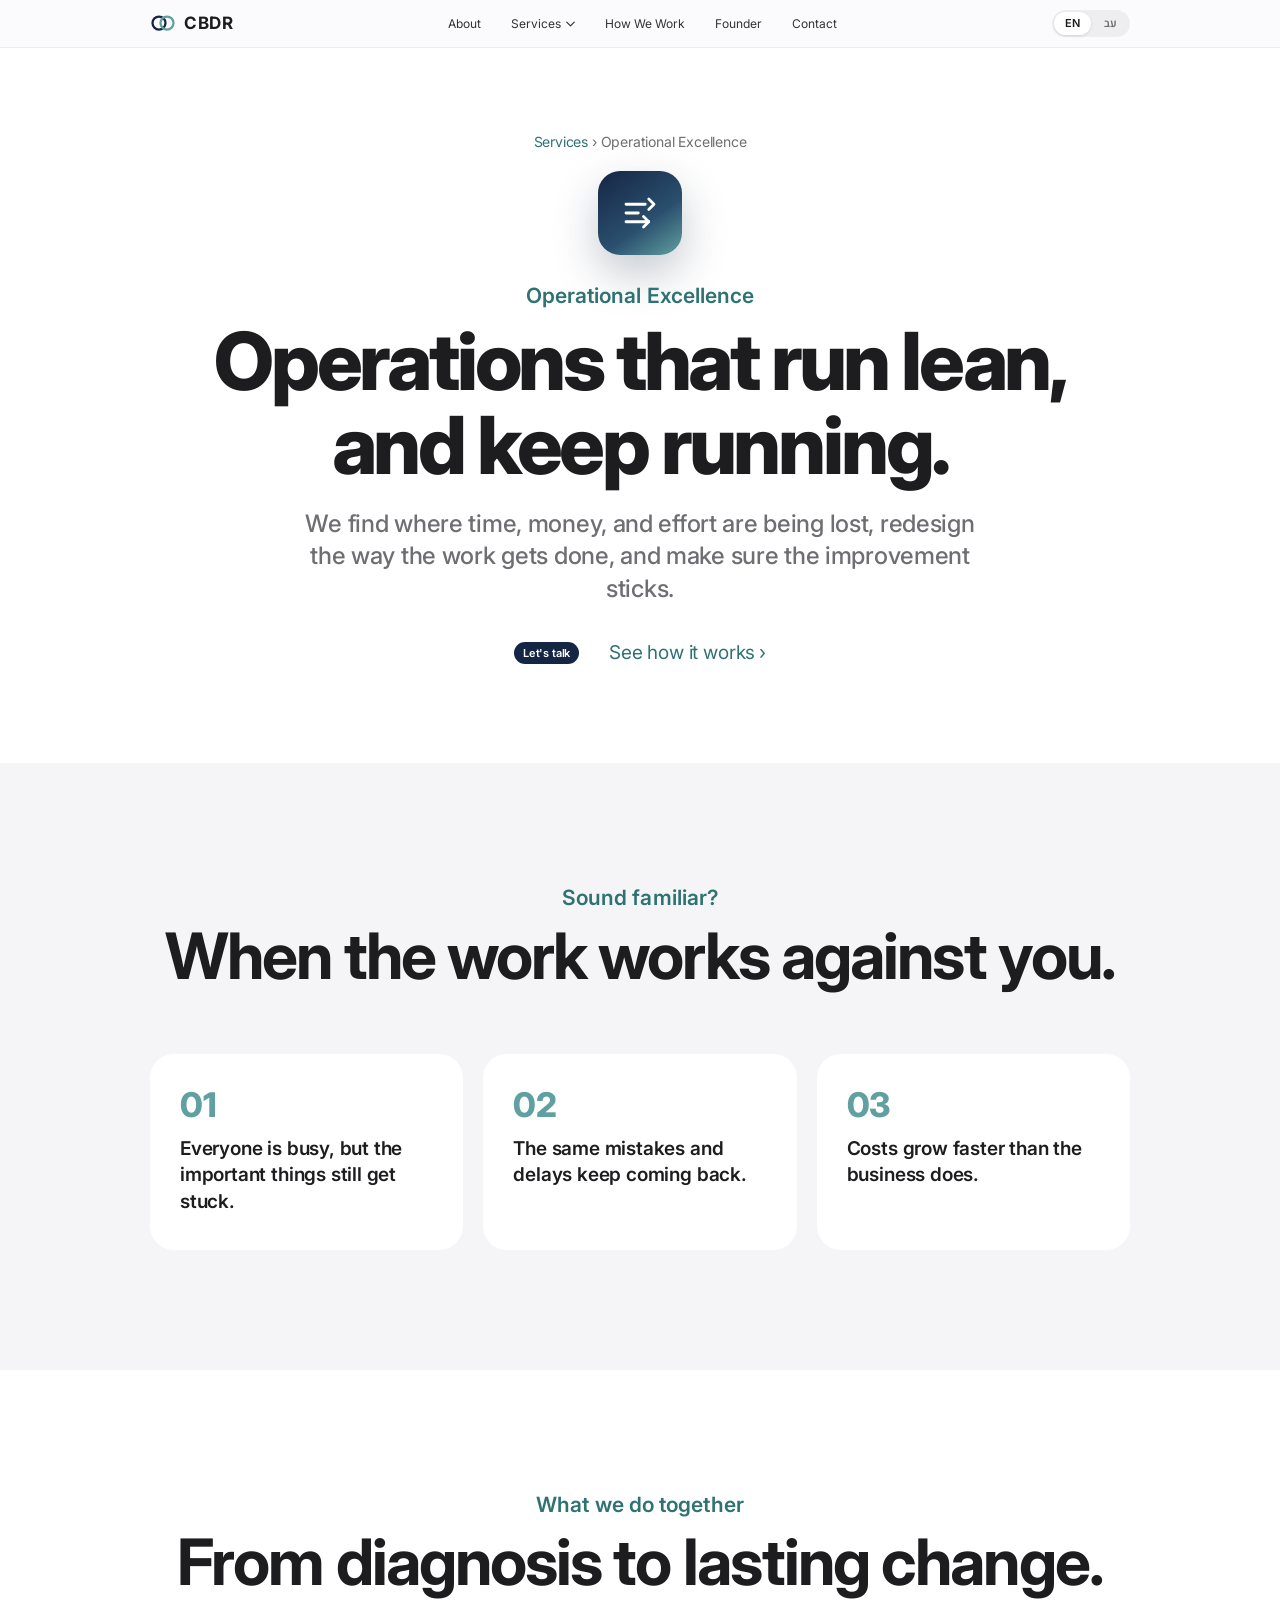
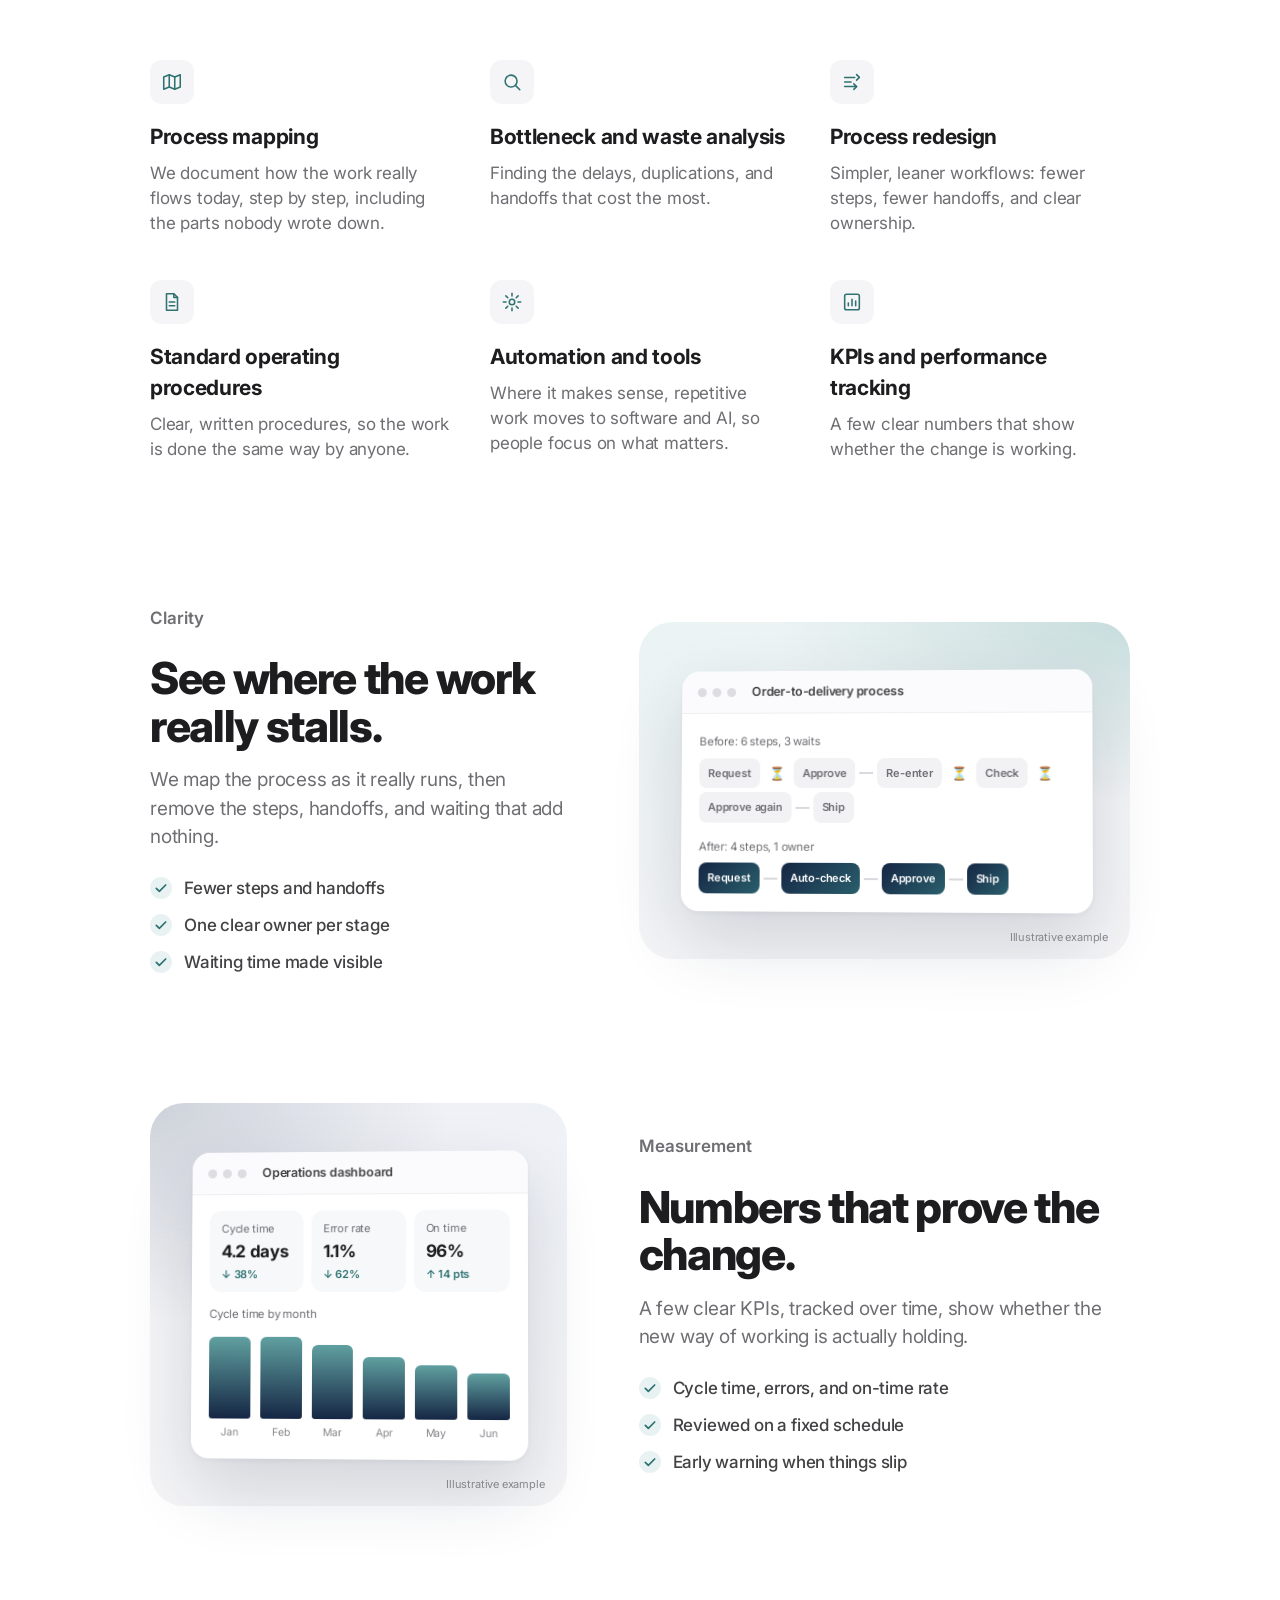
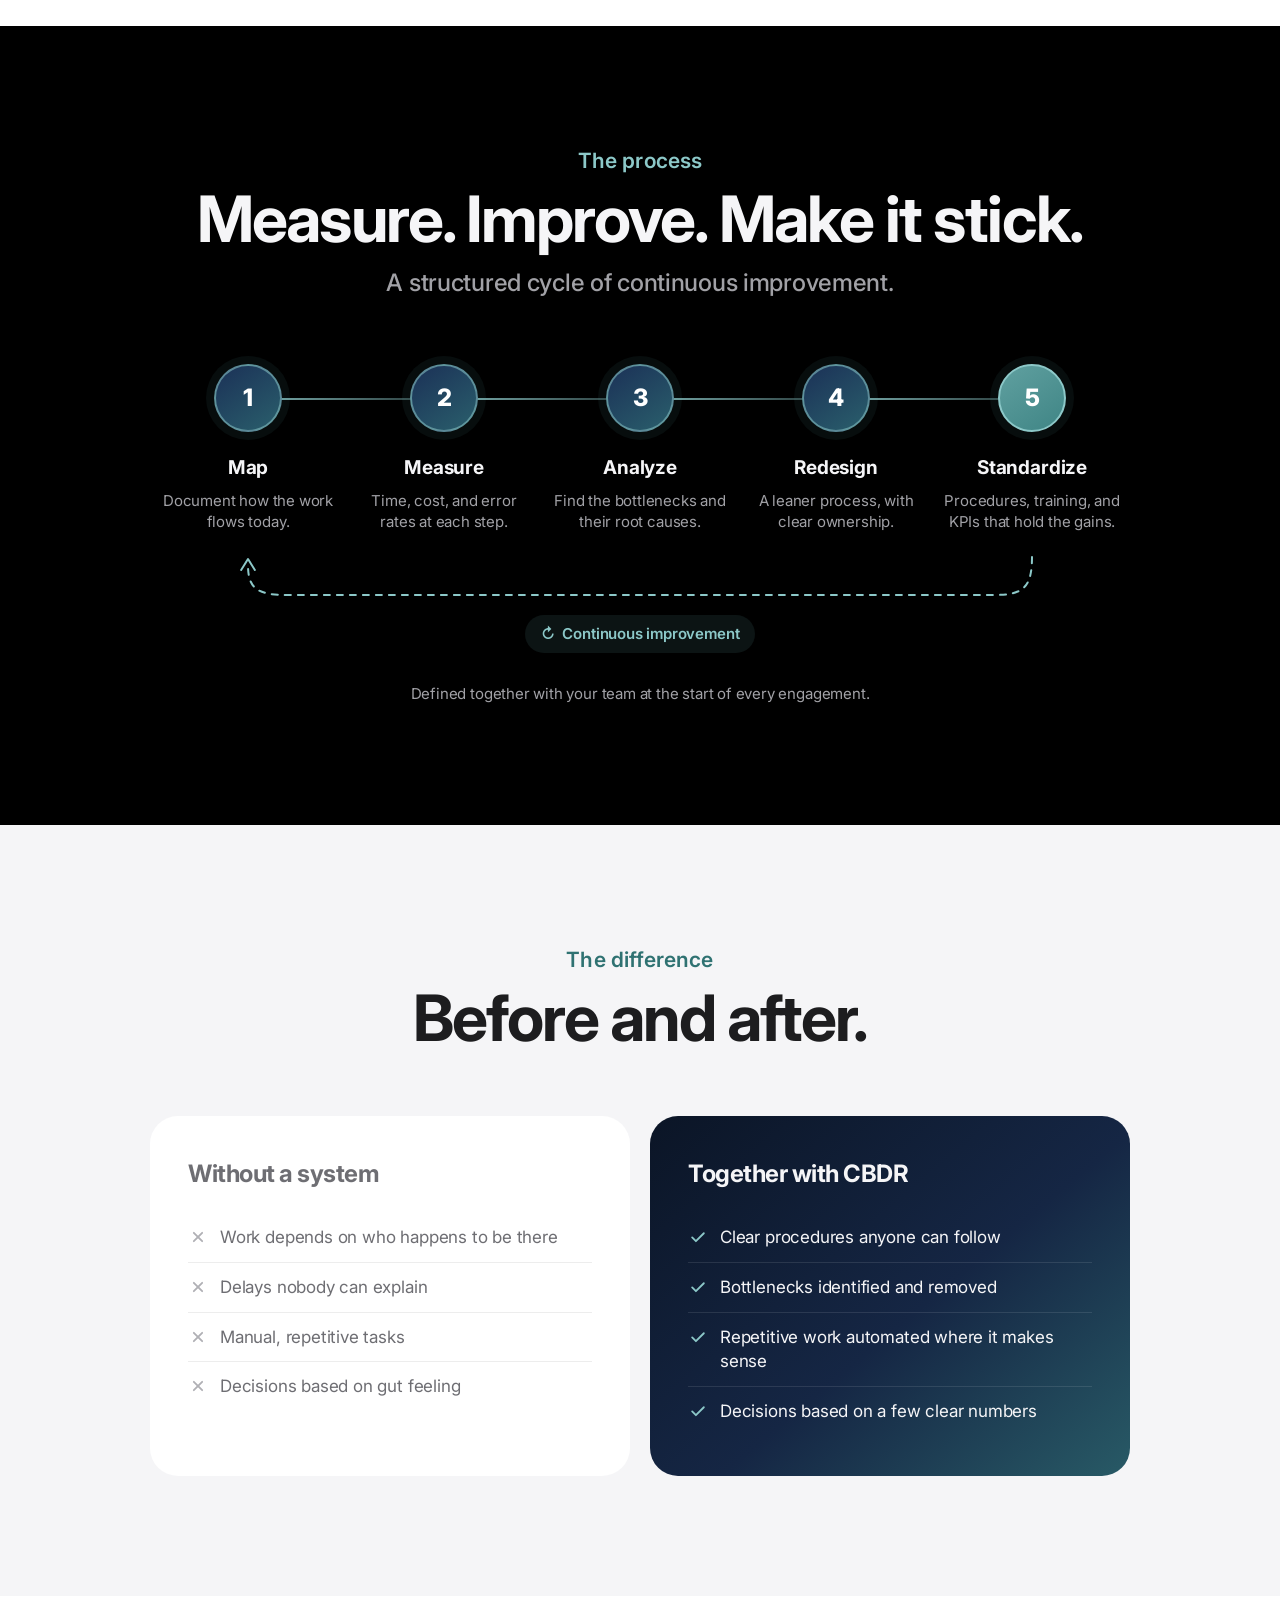
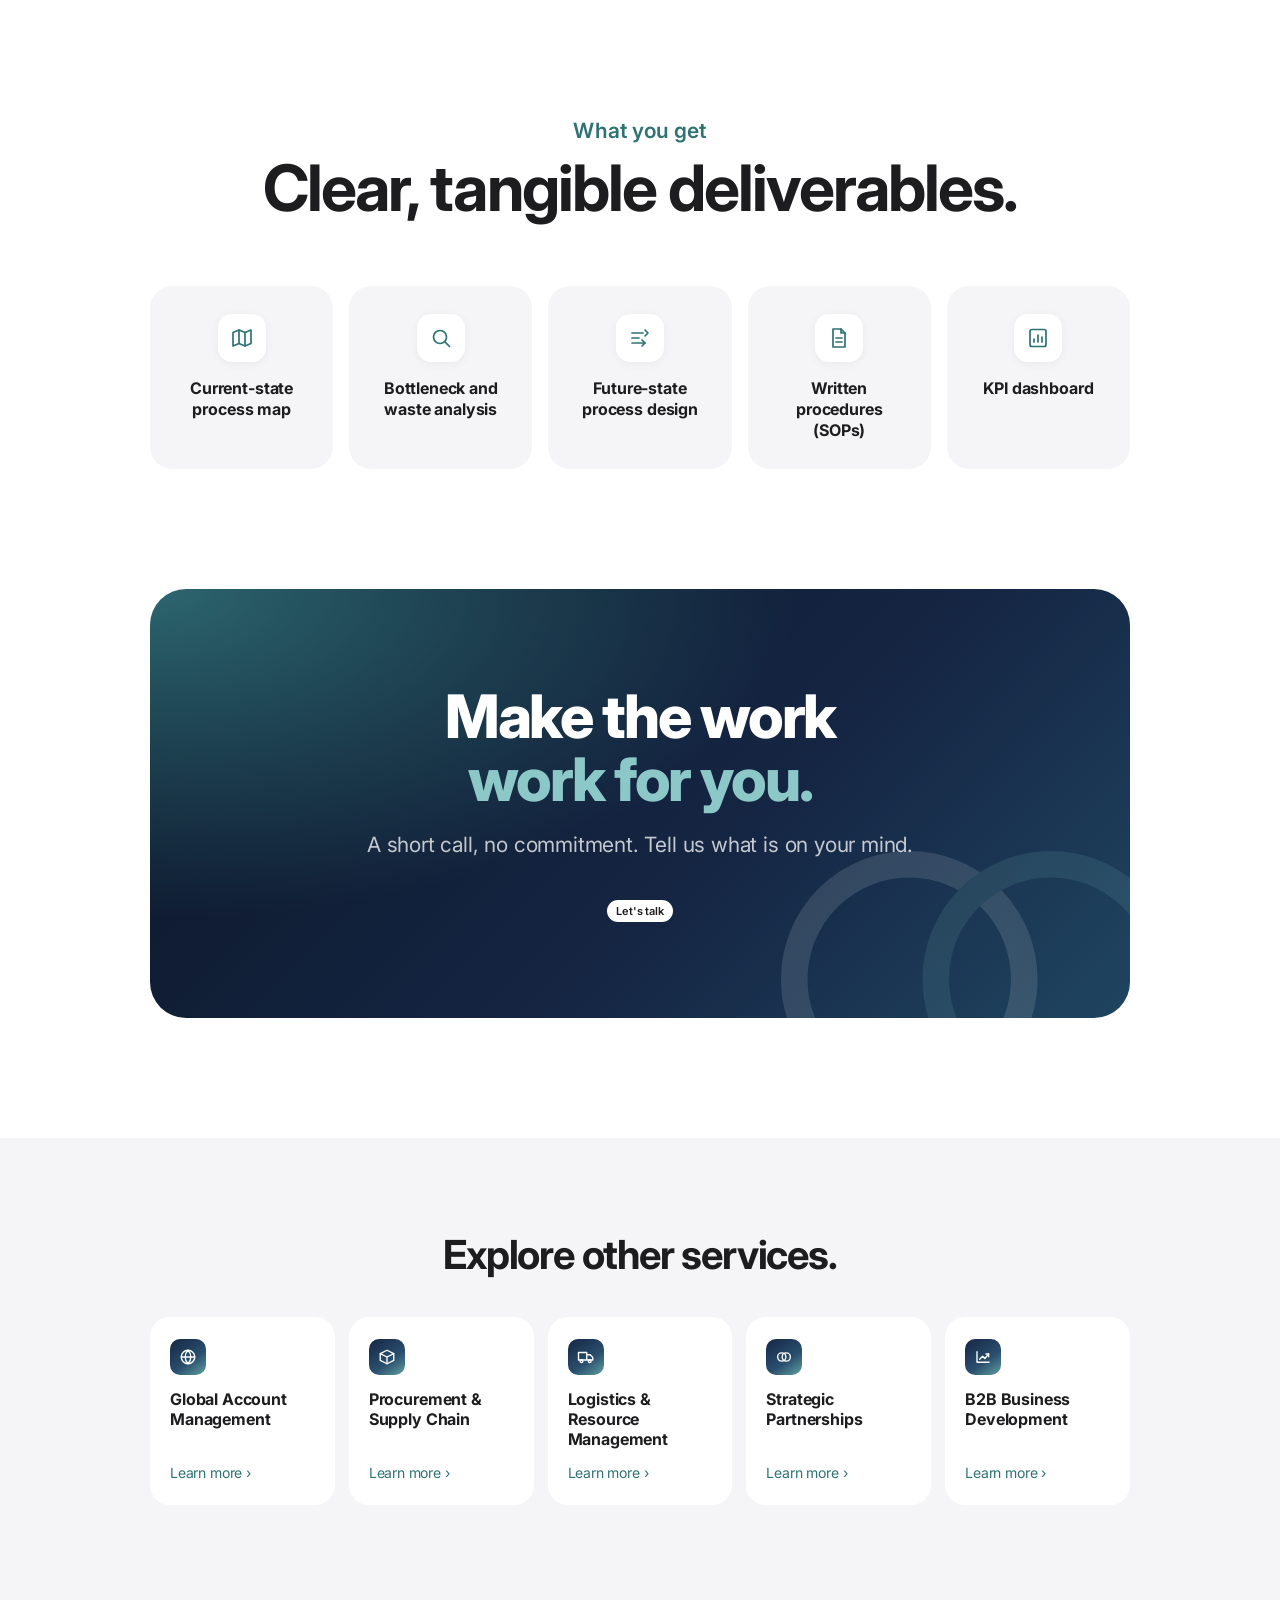
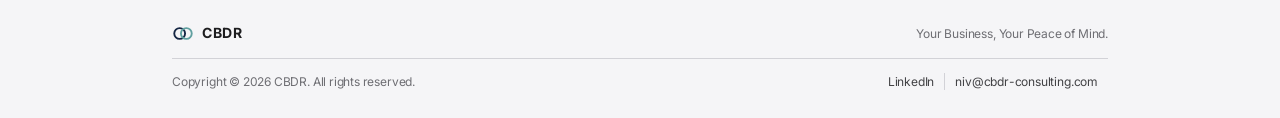
<file: operational-excellence.html>
<!DOCTYPE html>
<html lang="en" dir="ltr">
<head>
<meta charset="UTF-8">
<meta name="viewport" content="width=device-width, initial-scale=1.0">
<title>Operational Excellence | CBDR</title>
<meta name="description" content="Operational excellence for businesses, organizations, and individuals: process mapping, bottleneck analysis, process redesign, SOPs, automation, and KPIs that make improvements stick.">
<meta name="robots" content="index, follow">
<meta name="theme-color" content="#fbfbfd">
<link rel="canonical" href="https://cbdr-consulting.com/operational-excellence">
<link rel="alternate" hreflang="en" href="https://cbdr-consulting.com/operational-excellence">
<link rel="alternate" hreflang="he" href="https://cbdr-consulting.com/operational-excellence?lang=he">
<link rel="alternate" hreflang="x-default" href="https://cbdr-consulting.com/operational-excellence">
<link rel="icon" type="image/svg+xml" href="favicon.svg">
<meta property="og:type" content="website">
<meta property="og:site_name" content="CBDR">
<meta property="og:url" content="https://cbdr-consulting.com/operational-excellence">
<meta property="og:title" content="Operational Excellence | CBDR">
<meta property="og:description" content="Operational excellence for businesses, organizations, and individuals: process mapping, bottleneck analysis, process redesign, SOPs, automation, and KPIs that make improvements stick.">
<meta property="og:image" content="https://cbdr-consulting.com/og-image.jpg">
<meta name="twitter:card" content="summary_large_image">
<script type="application/ld+json">
{
  "@context": "https://schema.org",
  "@type": "Service",
  "name": "Operational Excellence",
  "serviceType": "Operational Excellence",
  "description": "Operational excellence for businesses, organizations, and individuals: process mapping, bottleneck analysis, process redesign, SOPs, automation, and KPIs that make improvements stick.",
  "url": "https://cbdr-consulting.com/operational-excellence",
  "areaServed": "Worldwide",
  "provider": {
    "@type": "ProfessionalService",
    "name": "CBDR",
    "url": "https://cbdr-consulting.com/"
  }
}
</script>
<!-- ANALYTICS: paste your analytics snippet here -->
<script>document.documentElement.classList.add('js');</script>
<link rel="preconnect" href="https://fonts.googleapis.com">
<link rel="preconnect" href="https://fonts.gstatic.com" crossorigin>
<link href="https://fonts.googleapis.com/css2?family=Inter:wght@400;500;600;700;800&family=Heebo:wght@400;500;600;700;800&display=swap" rel="stylesheet">
<link rel="stylesheet" href="site.css">
</head>
<body>

<svg width="0" height="0" style="position:absolute" aria-hidden="true">
  <defs>
    <symbol id="rings" viewBox="0 0 52 36">
      <circle cx="18" cy="18" r="13" fill="none" stroke="#152644" stroke-width="4.5"/>
      <circle cx="34" cy="18" r="13" fill="none" stroke="#60A0A0" stroke-width="4.5"/>
    </symbol>
  </defs>
</svg>

<!--NAV-START-->
<nav class="gnav" aria-label="Main">
  <div class="gnav-in">
    <a href="index.html" class="brand" aria-label="CBDR home"><svg aria-hidden="true"><use href="#rings"/></svg><b>CBDR</b></a>
    <div class="gnav-links">
      <a href="index.html#about"><span class="t-en">About</span><span class="t-he">מי אנחנו</span></a>
      <button class="svc-btn" type="button" aria-expanded="false" aria-controls="flyout"><span class="t-en">Services</span><span class="t-he">שירותים</span><svg class="chev-d" viewBox="0 0 12 8" aria-hidden="true"><path d="M1 1.5l5 5 5-5"/></svg></button>
      <a href="index.html#process"><span class="t-en">How We Work</span><span class="t-he">איך עובדים</span></a>
      <a href="index.html#founder"><span class="t-en">Founder</span><span class="t-he">המייסד</span></a>
      <a href="index.html#contact"><span class="t-en">Contact</span><span class="t-he">צור קשר</span></a>
    </div>
    <div class="gnav-right">
      <div class="lang" role="group" aria-label="Language">
        <button class="ltb on" data-l="en" onclick="setL('en')">EN</button>
        <button class="ltb" data-l="he" onclick="setL('he')">עב</button>
      </div>
      <button class="burger" type="button" aria-label="Menu" aria-expanded="false" aria-controls="mnav"><span></span><span></span></button>
    </div>
  </div>
</nav>
<div class="fly-dim" aria-hidden="true"></div>
<div class="flyout" id="flyout">
  <div class="fly-in">
    <div class="fly-head">
      <p class="fly-eyebrow"><span class="t-en">Services</span><span class="t-he">שירותים</span></p>
      <p class="fly-lead"><span class="t-en">Different areas, one approach.</span><span class="t-he">תחומים שונים, גישה אחת.</span></p>
      <a class="more" href="index.html#services"><span class="t-en">All services</span><span class="t-he">כל השירותים</span> <span class="chev">›</span></a>
    </div>
    <div class="fly-grid"><a class="fly-item" href="global-account-management.html"><span class="ico"><svg viewBox="0 0 24 24" aria-hidden="true"><circle cx="12" cy="12" r="9"/><path d="M3 12h18M12 3c2.5 2.6 3.8 5.6 3.8 9s-1.3 6.4-3.8 9c-2.5-2.6-3.8-5.6-3.8-9S9.5 5.6 12 3z"/></svg></span><span class="txt"><b><span class="t-en">Global Account Management</span><span class="t-he">ניהול תיקי לקוחות גלובליים</span></b><small><span class="t-en">Senior care for international clients</span><span class="t-he">ליווי בכיר ללקוחות בינלאומיים</span></small></span></a><a class="fly-item" href="operational-excellence.html" aria-current="page"><span class="ico"><svg viewBox="0 0 24 24" aria-hidden="true"><path d="M4 7h11M4 12h7M4 17h13"/><path d="M17 4l3 3-3 3M14 14l3 3-3 3"/></svg></span><span class="txt"><b><span class="t-en">Operational Excellence</span><span class="t-he">מצוינות תפעולית</span></b><small><span class="t-en">Leaner processes that scale</span><span class="t-he">תהליכים רזים שגדלים איתכם</span></small></span></a><a class="fly-item" href="procurement-supply-chain.html"><span class="ico"><svg viewBox="0 0 24 24" aria-hidden="true"><path d="M3 7.5L12 3l9 4.5v9L12 21l-9-4.5z"/><path d="M3 7.5L12 12l9-4.5M12 12v9"/></svg></span><span class="txt"><b><span class="t-en">Procurement &amp; Supply Chain</span><span class="t-he">רכש ושרשרת אספקה</span></b><small><span class="t-en">Better suppliers and terms</span><span class="t-he">ספקים ותנאים טובים יותר</span></small></span></a><a class="fly-item" href="logistics-resource-management.html"><span class="ico"><svg viewBox="0 0 24 24" aria-hidden="true"><path d="M2 6h11v10H2zM13 9h4.5L21 12.5V16h-8z"/><circle cx="6" cy="17.5" r="1.8"/><circle cx="17" cy="17.5" r="1.8"/></svg></span><span class="txt"><b><span class="t-en">Logistics &amp; Resource Management</span><span class="t-he">ניהול לוגיסטיקה ומשאבים</span></b><small><span class="t-en">Shipping, stock, and capacity</span><span class="t-he">שילוח, מלאי וקיבולת</span></small></span></a><a class="fly-item" href="strategic-partnerships.html"><span class="ico"><svg viewBox="0 0 24 24" aria-hidden="true"><circle cx="9" cy="12" r="5.5"/><circle cx="15" cy="12" r="5.5"/></svg></span><span class="txt"><b><span class="t-en">Strategic Partnerships</span><span class="t-he">שותפויות אסטרטגיות</span></b><small><span class="t-en">Distributors and channel partners</span><span class="t-he">מפיצים ושותפי ערוץ</span></small></span></a><a class="fly-item" href="b2b-business-development.html"><span class="ico"><svg viewBox="0 0 24 24" aria-hidden="true"><path d="M4 19V5M4 19h16"/><path d="M7.5 15l4-4 3 3 5-6"/><path d="M16 8h3.5v3.5"/></svg></span><span class="txt"><b><span class="t-en">B2B Business Development</span><span class="t-he">פיתוח עסקי B2B</span></b><small><span class="t-en">A pipeline that keeps moving</span><span class="t-he">פייפליין שלא נעצר</span></small></span></a></div>
  </div>
</div>
<div class="mnav" id="mnav">
  <div class="mnav-in">
    <p class="m-label"><span class="t-en">Services</span><span class="t-he">שירותים</span></p>
    <div class="m-list"><a class="m-item" href="global-account-management.html"><span class="ico"><svg viewBox="0 0 24 24" aria-hidden="true"><circle cx="12" cy="12" r="9"/><path d="M3 12h18M12 3c2.5 2.6 3.8 5.6 3.8 9s-1.3 6.4-3.8 9c-2.5-2.6-3.8-5.6-3.8-9S9.5 5.6 12 3z"/></svg></span><span class="txt"><b><span class="t-en">Global Account Management</span><span class="t-he">ניהול תיקי לקוחות גלובליים</span></b><small><span class="t-en">Senior care for international clients</span><span class="t-he">ליווי בכיר ללקוחות בינלאומיים</span></small></span></a><a class="m-item" href="operational-excellence.html" aria-current="page"><span class="ico"><svg viewBox="0 0 24 24" aria-hidden="true"><path d="M4 7h11M4 12h7M4 17h13"/><path d="M17 4l3 3-3 3M14 14l3 3-3 3"/></svg></span><span class="txt"><b><span class="t-en">Operational Excellence</span><span class="t-he">מצוינות תפעולית</span></b><small><span class="t-en">Leaner processes that scale</span><span class="t-he">תהליכים רזים שגדלים איתכם</span></small></span></a><a class="m-item" href="procurement-supply-chain.html"><span class="ico"><svg viewBox="0 0 24 24" aria-hidden="true"><path d="M3 7.5L12 3l9 4.5v9L12 21l-9-4.5z"/><path d="M3 7.5L12 12l9-4.5M12 12v9"/></svg></span><span class="txt"><b><span class="t-en">Procurement &amp; Supply Chain</span><span class="t-he">רכש ושרשרת אספקה</span></b><small><span class="t-en">Better suppliers and terms</span><span class="t-he">ספקים ותנאים טובים יותר</span></small></span></a><a class="m-item" href="logistics-resource-management.html"><span class="ico"><svg viewBox="0 0 24 24" aria-hidden="true"><path d="M2 6h11v10H2zM13 9h4.5L21 12.5V16h-8z"/><circle cx="6" cy="17.5" r="1.8"/><circle cx="17" cy="17.5" r="1.8"/></svg></span><span class="txt"><b><span class="t-en">Logistics &amp; Resource Management</span><span class="t-he">ניהול לוגיסטיקה ומשאבים</span></b><small><span class="t-en">Shipping, stock, and capacity</span><span class="t-he">שילוח, מלאי וקיבולת</span></small></span></a><a class="m-item" href="strategic-partnerships.html"><span class="ico"><svg viewBox="0 0 24 24" aria-hidden="true"><circle cx="9" cy="12" r="5.5"/><circle cx="15" cy="12" r="5.5"/></svg></span><span class="txt"><b><span class="t-en">Strategic Partnerships</span><span class="t-he">שותפויות אסטרטגיות</span></b><small><span class="t-en">Distributors and channel partners</span><span class="t-he">מפיצים ושותפי ערוץ</span></small></span></a><a class="m-item" href="b2b-business-development.html"><span class="ico"><svg viewBox="0 0 24 24" aria-hidden="true"><path d="M4 19V5M4 19h16"/><path d="M7.5 15l4-4 3 3 5-6"/><path d="M16 8h3.5v3.5"/></svg></span><span class="txt"><b><span class="t-en">B2B Business Development</span><span class="t-he">פיתוח עסקי B2B</span></b><small><span class="t-en">A pipeline that keeps moving</span><span class="t-he">פייפליין שלא נעצר</span></small></span></a></div>
    <p class="m-label"><span class="t-en">CBDR</span><span class="t-he">CBDR</span></p>
    <div class="m-links"><a href="index.html#about"><span class="t-en">About</span><span class="t-he">מי אנחנו</span></a><a href="index.html#process"><span class="t-en">How We Work</span><span class="t-he">איך עובדים</span></a><a href="index.html#founder"><span class="t-en">Founder</span><span class="t-he">המייסד</span></a><a href="index.html#contact"><span class="t-en">Contact</span><span class="t-he">צור קשר</span></a></div>
  </div>
</div>
<!--NAV-END-->

<main id="top">

<section class="svc-hero">
  <p class="crumb rv"><a href="index.html#services"><span class="t-en">Services</span><span class="t-he">שירותים</span></a> <span class="chev">›</span> <span class="t-en">Operational Excellence</span><span class="t-he">מצוינות תפעולית</span></p>
  <div class="hero-ico rv"><svg viewBox="0 0 24 24" aria-hidden="true"><path d="M4 7h11M4 12h7M4 17h13"/><path d="M17 4l3 3-3 3M14 14l3 3-3 3"/></svg></div>
  <p class="eyebrow rv d1"><span class="t-en">Operational Excellence</span><span class="t-he">מצוינות תפעולית</span></p>
  <h1 class="rv d1"><span class="t-en">Operations that run lean, and keep running.</span><span class="t-he">פעילות שעובדת רזה, וממשיכה לעבוד.</span></h1>
  <p class="subhead rv d2"><span class="t-en">We find where time, money, and effort are being lost, redesign the way the work gets done, and make sure the improvement sticks.</span><span class="t-he">אנחנו מאתרים איפה הולכים לאיבוד זמן, כסף ומאמץ, מתכננים מחדש את הדרך שבה העבודה מתבצעת, ומוודאים שהשיפור נשאר.</span></p>
  <div class="cta-row rv d3">
    <a href="index.html#contact" class="pill"><span class="t-en">Let's talk</span><span class="t-he">בואו נדבר</span></a>
    <a href="#how" class="more"><span class="t-en">See how it works</span><span class="t-he">איך זה עובד</span> <span class="chev">›</span></a>
  </div>
</section>

<section class="section bg-mist">
  <div class="inner">
    <div class="head-block center">
      <p class="eyebrow rv"><span class="t-en">Sound familiar?</span><span class="t-he">נשמע מוכר?</span></p>
      <h2 class="headline rv d1"><span class="t-en">When the work works against you.</span><span class="t-he">כשהעבודה עובדת נגדכם.</span></h2>
    </div>
    <div class="signs"><div class="sign rv"><div class="q">01</div><p><span class="t-en">Everyone is busy, but the important things still get stuck.</span><span class="t-he">כולם עסוקים, אבל הדברים החשובים עדיין נתקעים.</span></p></div><div class="sign rv d1"><div class="q">02</div><p><span class="t-en">The same mistakes and delays keep coming back.</span><span class="t-he">אותן טעויות ואותם עיכובים חוזרים שוב ושוב.</span></p></div><div class="sign rv d2"><div class="q">03</div><p><span class="t-en">Costs grow faster than the business does.</span><span class="t-he">העלויות גדלות מהר יותר מהעסק.</span></p></div></div>
  </div>
</section>

<section class="section">
  <div class="inner">
    <div class="head-block center">
      <p class="eyebrow rv"><span class="t-en">What we do together</span><span class="t-he">מה אנחנו עושים ביחד</span></p>
      <h2 class="headline rv d1"><span class="t-en">From diagnosis to lasting change.</span><span class="t-he">מאבחון ועד שינוי שנשאר.</span></h2>
    </div>
    <div class="caps"><div class="cap rv"><div class="ico"><svg viewBox="0 0 24 24" aria-hidden="true"><path d="M9 4L3 6.5v13.5L9 17.5l6 2.5 6-2.5V4l-6 2.5z"/><path d="M9 4v13.5M15 6.5V20"/></svg></div><h3><span class="t-en">Process mapping</span><span class="t-he">מיפוי תהליכים</span></h3><p><span class="t-en">We document how the work really flows today, step by step, including the parts nobody wrote down.</span><span class="t-he">מתעדים איך העבודה באמת זורמת היום, שלב אחרי שלב, כולל החלקים שאף אחד לא כתב.</span></p></div><div class="cap rv d1"><div class="ico"><svg viewBox="0 0 24 24" aria-hidden="true"><circle cx="11" cy="11" r="6.5"/><path d="M16 16l4.5 4.5"/></svg></div><h3><span class="t-en">Bottleneck and waste analysis</span><span class="t-he">ניתוח צווארי בקבוק ובזבוז</span></h3><p><span class="t-en">Finding the delays, duplications, and handoffs that cost the most.</span><span class="t-he">איתור העיכובים, הכפילויות וההעברות בין ידיים שעולים הכי הרבה.</span></p></div><div class="cap rv d2"><div class="ico"><svg viewBox="0 0 24 24" aria-hidden="true"><path d="M4 7h11M4 12h7M4 17h13"/><path d="M17 4l3 3-3 3M14 14l3 3-3 3"/></svg></div><h3><span class="t-en">Process redesign</span><span class="t-he">תכנון מחדש של תהליכים</span></h3><p><span class="t-en">Simpler, leaner workflows: fewer steps, fewer handoffs, and clear ownership.</span><span class="t-he">תהליכי עבודה פשוטים ורזים יותר: פחות שלבים, פחות העברות בין ידיים, ואחריות ברורה.</span></p></div><div class="cap rv"><div class="ico"><svg viewBox="0 0 24 24" aria-hidden="true"><path d="M6 3h8l4 4v14H6z"/><path d="M14 3v4h4M9 12h6M9 16h6"/></svg></div><h3><span class="t-en">Standard operating procedures</span><span class="t-he">נהלי עבודה (SOP)</span></h3><p><span class="t-en">Clear, written procedures, so the work is done the same way by anyone.</span><span class="t-he">נהלים כתובים וברורים, כך שהעבודה מתבצעת באותה צורה על ידי כל אחד.</span></p></div><div class="cap rv d1"><div class="ico"><svg viewBox="0 0 24 24" aria-hidden="true"><circle cx="12" cy="12" r="3"/><path d="M12 2.5v3M12 18.5v3M2.5 12h3M18.5 12h3M5.3 5.3l2.1 2.1M16.6 16.6l2.1 2.1M5.3 18.7l2.1-2.1M16.6 7.4l2.1-2.1"/></svg></div><h3><span class="t-en">Automation and tools</span><span class="t-he">אוטומציה וכלים</span></h3><p><span class="t-en">Where it makes sense, repetitive work moves to software and AI, so people focus on what matters.</span><span class="t-he">איפה שזה נכון, עבודה חוזרת עוברת לתוכנה ולבינה מלאכותית, כדי שאנשים יתמקדו במה שחשוב.</span></p></div><div class="cap rv d2"><div class="ico"><svg viewBox="0 0 24 24" aria-hidden="true"><rect x="4" y="3.5" width="16" height="17" rx="2"/><path d="M8 16v-3M12 16V9M16 16v-5"/></svg></div><h3><span class="t-en">KPIs and performance tracking</span><span class="t-he">מדדי ביצוע (KPI) ומעקב</span></h3><p><span class="t-en">A few clear numbers that show whether the change is working.</span><span class="t-he">כמה מספרים ברורים שמראים אם השינוי עובד.</span></p></div></div>
  </div>
</section>

<section class="section" style="padding-top:24px">
  <div class="inner"><div class="show"><div class="show-txt rv"><p class="eyebrow"><span class="t-en">Clarity</span><span class="t-he">בהירות</span></p><h3><span class="t-en">See where the work really stalls.</span><span class="t-he">לראות איפה העבודה באמת נתקעת.</span></h3><p><span class="t-en">We map the process as it really runs, then remove the steps, handoffs, and waiting that add nothing.</span><span class="t-he">ממפים את התהליך כמו שהוא באמת רץ, ומורידים את השלבים, ההעברות וההמתנות שלא מוסיפים כלום.</span></p><ul><li><svg viewBox="0 0 24 24"><path d="M5 12.5l4.5 4.5L19 7.5"/></svg><span><span class="t-en">Fewer steps and handoffs</span><span class="t-he">פחות שלבים והעברות</span></span></li><li><svg viewBox="0 0 24 24"><path d="M5 12.5l4.5 4.5L19 7.5"/></svg><span><span class="t-en">One clear owner per stage</span><span class="t-he">אחראי אחד ברור לכל שלב</span></span></li><li><svg viewBox="0 0 24 24"><path d="M5 12.5l4.5 4.5L19 7.5"/></svg><span><span class="t-en">Waiting time made visible</span><span class="t-he">זמני המתנה גלויים</span></span></li></ul></div><div class="show-vis rv d1"><div class="mock " aria-hidden="true"><div class="mock-bar"><i></i><i></i><i></i><b><span class="t-en">Order-to-delivery process</span><span class="t-he">תהליך מהזמנה לאספקה</span></b></div><div class="mock-body"><p class="m-lbl"><span class="t-en">Before: 6 steps, 3 waits</span><span class="t-he">לפני: 6 שלבים, 3 המתנות</span></p><div class="f-row"><span class="f-box f-old"><span class="t-en">Request</span><span class="t-he">בקשה</span></span><span class="f-arr f-wait">⏳</span><span class="f-box f-old"><span class="t-en">Approve</span><span class="t-he">אישור</span></span><span class="f-arr"></span><span class="f-box f-old"><span class="t-en">Re-enter</span><span class="t-he">הקלדה חוזרת</span></span><span class="f-arr f-wait">⏳</span><span class="f-box f-old"><span class="t-en">Check</span><span class="t-he">בדיקה</span></span><span class="f-arr f-wait">⏳</span><span class="f-box f-old"><span class="t-en">Approve again</span><span class="t-he">אישור נוסף</span></span><span class="f-arr"></span><span class="f-box f-old"><span class="t-en">Ship</span><span class="t-he">משלוח</span></span></div><p class="m-lbl m-lbl2"><span class="t-en">After: 4 steps, 1 owner</span><span class="t-he">אחרי: 4 שלבים, אחראי אחד</span></p><div class="f-row"><span class="f-box f-new"><span class="t-en">Request</span><span class="t-he">בקשה</span></span><span class="f-arr"></span><span class="f-box f-new"><span class="t-en">Auto-check</span><span class="t-he">בדיקה אוטומטית</span></span><span class="f-arr"></span><span class="f-box f-new"><span class="t-en">Approve</span><span class="t-he">אישור</span></span><span class="f-arr"></span><span class="f-box f-new"><span class="t-en">Ship</span><span class="t-he">משלוח</span></span></div></div></div><span class="note"><span class="t-en">Illustrative example</span><span class="t-he">דוגמה להמחשה</span></span></div></div><div class="show rev"><div class="show-txt rv"><p class="eyebrow"><span class="t-en">Measurement</span><span class="t-he">מדידה</span></p><h3><span class="t-en">Numbers that prove the change.</span><span class="t-he">מספרים שמוכיחים את השינוי.</span></h3><p><span class="t-en">A few clear KPIs, tracked over time, show whether the new way of working is actually holding.</span><span class="t-he">כמה מדדים ברורים, במעקב לאורך זמן, מראים אם דרך העבודה החדשה באמת מחזיקה.</span></p><ul><li><svg viewBox="0 0 24 24"><path d="M5 12.5l4.5 4.5L19 7.5"/></svg><span><span class="t-en">Cycle time, errors, and on-time rate</span><span class="t-he">זמן מחזור, טעויות ועמידה בזמנים</span></span></li><li><svg viewBox="0 0 24 24"><path d="M5 12.5l4.5 4.5L19 7.5"/></svg><span><span class="t-en">Reviewed on a fixed schedule</span><span class="t-he">נבחנים בקצב קבוע</span></span></li><li><svg viewBox="0 0 24 24"><path d="M5 12.5l4.5 4.5L19 7.5"/></svg><span><span class="t-en">Early warning when things slip</span><span class="t-he">התרעה מוקדמת כשמשהו מחליק</span></span></li></ul></div><div class="show-vis rv d1"><div class="mock " aria-hidden="true"><div class="mock-bar"><i></i><i></i><i></i><b><span class="t-en">Operations dashboard</span><span class="t-he">לוח ביצועים תפעולי</span></b></div><div class="mock-body"><div class="k-row"><div class="k-t"><small><span class="t-en">Cycle time</span><span class="t-he">זמן מחזור</span></small><b><span class="t-en">4.2 days</span><span class="t-he">4.2 ימים</span></b><em><span class="t-en">↓ 38%</span><span class="t-he">↓ 38%</span></em></div><div class="k-t"><small><span class="t-en">Error rate</span><span class="t-he">שיעור טעויות</span></small><b><span class="t-en">1.1%</span><span class="t-he">1.1%</span></b><em><span class="t-en">↓ 62%</span><span class="t-he">↓ 62%</span></em></div><div class="k-t"><small><span class="t-en">On time</span><span class="t-he">בזמן</span></small><b><span class="t-en">96%</span><span class="t-he">96%</span></b><em><span class="t-en">↑ 14 pts</span><span class="t-he">↑ 14 נק׳</span></em></div></div><p class="m-lbl"><span class="t-en">Cycle time by month</span><span class="t-he">זמן מחזור לפי חודש</span></p><div class="b-chart"><span class="b-col"><i style="height:92%"></i><small><span class="t-en">Jan</span><span class="t-he">ינו</span></small></span><span class="b-col"><i style="height:84%"></i><small><span class="t-en">Feb</span><span class="t-he">פבר</span></small></span><span class="b-col"><i style="height:71%"></i><small><span class="t-en">Mar</span><span class="t-he">מרץ</span></small></span><span class="b-col"><i style="height:60%"></i><small><span class="t-en">Apr</span><span class="t-he">אפר</span></small></span><span class="b-col"><i style="height:52%"></i><small><span class="t-en">May</span><span class="t-he">מאי</span></small></span><span class="b-col"><i style="height:44%"></i><small><span class="t-en">Jun</span><span class="t-he">יונ</span></small></span></div></div></div><span class="note"><span class="t-en">Illustrative example</span><span class="t-he">דוגמה להמחשה</span></span></div></div></div>
</section>

<section class="section bg-dark" id="how">
  <div class="inner">
    <div class="head-block center">
      <p class="eyebrow rv"><span class="t-en">The process</span><span class="t-he">התהליך</span></p>
      <h2 class="headline rv d1"><span class="t-en">Measure. Improve. Make it stick.</span><span class="t-he">מודדים. משפרים. מקבעים.</span></h2>
      <p class="subhead rv d2"><span class="t-en">A structured cycle of continuous improvement.</span><span class="t-he">מחזור מובנה של שיפור מתמיד.</span></p>
    </div>
    <div class="flow-wrap">
      <ol class="flow" style="--n:5"><li class="rv"><div class="node">1</div><h3><span class="t-en">Map</span><span class="t-he">מיפוי</span></h3><p><span class="t-en">Document how the work flows today.</span><span class="t-he">תיעוד של איך העבודה זורמת היום.</span></p></li><li class="rv d1"><div class="node">2</div><h3><span class="t-en">Measure</span><span class="t-he">מדידה</span></h3><p><span class="t-en">Time, cost, and error rates at each step.</span><span class="t-he">זמן, עלות ושיעור טעויות בכל שלב.</span></p></li><li class="rv d2"><div class="node">3</div><h3><span class="t-en">Analyze</span><span class="t-he">ניתוח</span></h3><p><span class="t-en">Find the bottlenecks and their root causes.</span><span class="t-he">איתור צווארי הבקבוק ושורשי הבעיות.</span></p></li><li class="rv d3"><div class="node">4</div><h3><span class="t-en">Redesign</span><span class="t-he">תכנון מחדש</span></h3><p><span class="t-en">A leaner process, with clear ownership.</span><span class="t-he">תהליך רזה יותר, עם אחריות ברורה.</span></p></li><li class="rv d3"><div class="node">5</div><h3><span class="t-en">Standardize</span><span class="t-he">קיבוע</span></h3><p><span class="t-en">Procedures, training, and KPIs that hold the gains.</span><span class="t-he">נהלים, הדרכה ומדדים ששומרים על השיפור.</span></p></li></ol>
      <div class="loop-box rv"><svg viewBox="0 0 1000 46" preserveAspectRatio="none" fill="none" aria-hidden="true"><path d="M 900 2 C 900 34, 890 40, 860 40 L 140 40 C 110 40, 100 34, 100 10" stroke="#8cc8c8" stroke-width="2" stroke-dasharray="6 7" stroke-linecap="round" vector-effect="non-scaling-stroke"/><polyline points="93,15 100,4 107,15" stroke="#8cc8c8" stroke-width="2" fill="none" stroke-linecap="round" stroke-linejoin="round" vector-effect="non-scaling-stroke"/></svg><span class="lbl">↻ <span class="t-en">Continuous improvement</span><span class="t-he">שיפור מתמיד</span></span></div>
      <p class="rv" style="text-align:center;margin-top:30px;font-size:15px;color:#a1a1a6"><span class="t-en">Defined together with your team at the start of every engagement.</span><span class="t-he">מוגדר יחד עם הצוות שלכם בתחילת כל התקשרות.</span></p>
    </div>
  </div>
</section>

<section class="section bg-mist">
  <div class="inner">
    <div class="head-block center">
      <p class="eyebrow rv"><span class="t-en">The difference</span><span class="t-he">ההבדל</span></p>
      <h2 class="headline rv d1"><span class="t-en">Before and after.</span><span class="t-he">לפני ואחרי.</span></h2>
    </div>
    <div class="ba">
      <div class="ba-col ba-before rv"><h3><span class="t-en">Without a system</span><span class="t-he">בלי שיטה</span></h3><ul><li><svg viewBox="0 0 24 24"><path d="M7 7l10 10M17 7L7 17"/></svg><span><span class="t-en">Work depends on who happens to be there</span><span class="t-he">העבודה תלויה במי שנמצא באותו רגע</span></span></li><li><svg viewBox="0 0 24 24"><path d="M7 7l10 10M17 7L7 17"/></svg><span><span class="t-en">Delays nobody can explain</span><span class="t-he">עיכובים שאף אחד לא יודע להסביר</span></span></li><li><svg viewBox="0 0 24 24"><path d="M7 7l10 10M17 7L7 17"/></svg><span><span class="t-en">Manual, repetitive tasks</span><span class="t-he">משימות ידניות וחוזרות</span></span></li><li><svg viewBox="0 0 24 24"><path d="M7 7l10 10M17 7L7 17"/></svg><span><span class="t-en">Decisions based on gut feeling</span><span class="t-he">החלטות לפי תחושת בטן</span></span></li></ul></div>
      <div class="ba-col ba-after rv d1"><h3><span class="t-en">Together with CBDR</span><span class="t-he">יחד עם CBDR</span></h3><ul><li><svg viewBox="0 0 24 24"><path d="M5 12.5l4.5 4.5L19 7.5"/></svg><span><span class="t-en">Clear procedures anyone can follow</span><span class="t-he">נהלים ברורים שכל אחד יכול לעבוד לפיהם</span></span></li><li><svg viewBox="0 0 24 24"><path d="M5 12.5l4.5 4.5L19 7.5"/></svg><span><span class="t-en">Bottlenecks identified and removed</span><span class="t-he">צווארי בקבוק שזוהו והוסרו</span></span></li><li><svg viewBox="0 0 24 24"><path d="M5 12.5l4.5 4.5L19 7.5"/></svg><span><span class="t-en">Repetitive work automated where it makes sense</span><span class="t-he">עבודה חוזרת שעברה לאוטומציה איפה שנכון</span></span></li><li><svg viewBox="0 0 24 24"><path d="M5 12.5l4.5 4.5L19 7.5"/></svg><span><span class="t-en">Decisions based on a few clear numbers</span><span class="t-he">החלטות לפי כמה מספרים ברורים</span></span></li></ul></div>
    </div>
  </div>
</section>

<section class="section">
  <div class="inner">
    <div class="head-block center">
      <p class="eyebrow rv"><span class="t-en">What you get</span><span class="t-he">מה אתם מקבלים</span></p>
      <h2 class="headline rv d1"><span class="t-en">Clear, tangible deliverables.</span><span class="t-he">תוצרים ברורים ומוחשיים.</span></h2>
    </div>
    <div class="deliv" style="--dn:5"><div class="dv rv"><div class="ico"><svg viewBox="0 0 24 24" aria-hidden="true"><path d="M9 4L3 6.5v13.5L9 17.5l6 2.5 6-2.5V4l-6 2.5z"/><path d="M9 4v13.5M15 6.5V20"/></svg></div><h3><span class="t-en">Current-state process map</span><span class="t-he">מפת תהליכים של המצב הקיים</span></h3></div><div class="dv rv d1"><div class="ico"><svg viewBox="0 0 24 24" aria-hidden="true"><circle cx="11" cy="11" r="6.5"/><path d="M16 16l4.5 4.5"/></svg></div><h3><span class="t-en">Bottleneck and waste analysis</span><span class="t-he">ניתוח צווארי בקבוק ובזבוז</span></h3></div><div class="dv rv d2"><div class="ico"><svg viewBox="0 0 24 24" aria-hidden="true"><path d="M4 7h11M4 12h7M4 17h13"/><path d="M17 4l3 3-3 3M14 14l3 3-3 3"/></svg></div><h3><span class="t-en">Future-state process design</span><span class="t-he">תכנון התהליך העתידי</span></h3></div><div class="dv rv d3"><div class="ico"><svg viewBox="0 0 24 24" aria-hidden="true"><path d="M6 3h8l4 4v14H6z"/><path d="M14 3v4h4M9 12h6M9 16h6"/></svg></div><h3><span class="t-en">Written procedures (SOPs)</span><span class="t-he">נהלי עבודה כתובים</span></h3></div><div class="dv rv d3"><div class="ico"><svg viewBox="0 0 24 24" aria-hidden="true"><rect x="4" y="3.5" width="16" height="17" rx="2"/><path d="M8 16v-3M12 16V9M16 16v-5"/></svg></div><h3><span class="t-en">KPI dashboard</span><span class="t-he">לוח מדדי ביצוע</span></h3></div></div>
  </div>
</section>

<section class="final">
  <div class="final-card rv">
    <svg class="final-rings" viewBox="0 0 52 36" aria-hidden="true"><circle cx="18" cy="18" r="13" fill="none" stroke="#fff" stroke-width="3"/><circle cx="34" cy="18" r="13" fill="none" stroke="#8cc8c8" stroke-width="3"/></svg>
    <h2><span class="t-en">Make the work<br><em>work for you.</em></span><span class="t-he">שהעבודה<br><em>תעבוד בשבילכם.</em></span></h2>
    <p><span class="t-en">A short call, no commitment. Tell us what is on your mind.</span><span class="t-he">שיחה קצרה, בלי התחייבות. ספרו לנו מה מטריד אתכם.</span></p>
    <a href="index.html#contact" class="pill light"><span class="t-en">Let's talk</span><span class="t-he">בואו נדבר</span></a>
  </div>
</section>

<section class="section bg-mist" style="padding-top:96px;padding-bottom:96px">
  <div class="inner">
    <div class="head-block center" style="margin-bottom:40px">
      <h2 class="headline rv" style="font-size:clamp(28px,3.6vw,40px)"><span class="t-en">Explore other services.</span><span class="t-he">שירותים נוספים.</span></h2>
    </div>
    <div class="others"><a class="other" href="global-account-management.html"><span class="ico"><svg viewBox="0 0 24 24" aria-hidden="true"><circle cx="12" cy="12" r="9"/><path d="M3 12h18M12 3c2.5 2.6 3.8 5.6 3.8 9s-1.3 6.4-3.8 9c-2.5-2.6-3.8-5.6-3.8-9S9.5 5.6 12 3z"/></svg></span><b><span class="t-en">Global Account Management</span><span class="t-he">ניהול תיקי לקוחות גלובליים</span></b><span class="more"><span class="t-en">Learn more</span><span class="t-he">למידע נוסף</span> <span class="chev">›</span></span></a><a class="other" href="procurement-supply-chain.html"><span class="ico"><svg viewBox="0 0 24 24" aria-hidden="true"><path d="M3 7.5L12 3l9 4.5v9L12 21l-9-4.5z"/><path d="M3 7.5L12 12l9-4.5M12 12v9"/></svg></span><b><span class="t-en">Procurement &amp; Supply Chain</span><span class="t-he">רכש ושרשרת אספקה</span></b><span class="more"><span class="t-en">Learn more</span><span class="t-he">למידע נוסף</span> <span class="chev">›</span></span></a><a class="other" href="logistics-resource-management.html"><span class="ico"><svg viewBox="0 0 24 24" aria-hidden="true"><path d="M2 6h11v10H2zM13 9h4.5L21 12.5V16h-8z"/><circle cx="6" cy="17.5" r="1.8"/><circle cx="17" cy="17.5" r="1.8"/></svg></span><b><span class="t-en">Logistics &amp; Resource Management</span><span class="t-he">ניהול לוגיסטיקה ומשאבים</span></b><span class="more"><span class="t-en">Learn more</span><span class="t-he">למידע נוסף</span> <span class="chev">›</span></span></a><a class="other" href="strategic-partnerships.html"><span class="ico"><svg viewBox="0 0 24 24" aria-hidden="true"><circle cx="9" cy="12" r="5.5"/><circle cx="15" cy="12" r="5.5"/></svg></span><b><span class="t-en">Strategic Partnerships</span><span class="t-he">שותפויות אסטרטגיות</span></b><span class="more"><span class="t-en">Learn more</span><span class="t-he">למידע נוסף</span> <span class="chev">›</span></span></a><a class="other" href="b2b-business-development.html"><span class="ico"><svg viewBox="0 0 24 24" aria-hidden="true"><path d="M4 19V5M4 19h16"/><path d="M7.5 15l4-4 3 3 5-6"/><path d="M16 8h3.5v3.5"/></svg></span><b><span class="t-en">B2B Business Development</span><span class="t-he">פיתוח עסקי B2B</span></b><span class="more"><span class="t-en">Learn more</span><span class="t-he">למידע נוסף</span> <span class="chev">›</span></span></a></div>
  </div>
</section>

</main>

<footer>
  <div class="foot-in">
    <div class="foot-top">
      <a href="index.html" class="brand" aria-label="CBDR home"><svg aria-hidden="true"><use href="#rings"/></svg><b>CBDR</b></a>
      <span><span class="t-en">Your Business, Your Peace of Mind.</span><span class="t-he">העסק שלכם, השקט הנפשי שלכם.</span></span>
    </div>
    <div class="foot-bottom">
      <span>Copyright © <span id="yr">2026</span> CBDR. <span class="t-en">All rights reserved.</span><span class="t-he">כל הזכויות שמורות.</span></span>
      <div class="foot-links">
        <a href="https://www.linkedin.com/company/cbdr-consulting" target="_blank" rel="noopener">LinkedIn</a>
        <a class="mail-link" href="mailto:niv@cbdr-consulting.com">niv@cbdr-consulting.com</a>
      </div>
    </div>
  </div>
</footer>

<script>
var CONTACT_EMAIL = 'niv@cbdr-consulting.com';
var TITLES = { en: "Operational Excellence | CBDR", he: "מצוינות תפעולית | CBDR" };
function setL(l) {
  if (l !== 'he') l = 'en';
  document.documentElement.lang = l;
  document.documentElement.dir = (l === 'he') ? 'rtl' : 'ltr';
  document.title = TITLES[l];
  document.querySelectorAll('.ltb').forEach(function (b) { b.classList.toggle('on', b.getAttribute('data-l') === l); });
  try { localStorage.setItem('cbdr-lang', l); } catch (e) {}
}
(function init() {
  document.querySelectorAll('.mail-link').forEach(function (a) { a.href = 'mailto:' + CONTACT_EMAIL; a.textContent = CONTACT_EMAIL; });
  document.getElementById('yr').textContent = new Date().getFullYear();
  var l = null;
  try { l = new URLSearchParams(location.search).get('lang') || localStorage.getItem('cbdr-lang'); } catch (e) {}
  if (l === 'he') setL('he');
  var els = document.querySelectorAll('.rv');
  if (!('IntersectionObserver' in window)) { els.forEach(function (el) { el.classList.add('in'); }); return; }
  var io = new IntersectionObserver(function (entries) {
    entries.forEach(function (en) { if (en.isIntersecting) { en.target.classList.add('in'); io.unobserve(en.target); } });
  }, { threshold: 0.12, rootMargin: '0px 0px -40px 0px' });
  els.forEach(function (el) { io.observe(el); });
})();
</script>
<script src="site.js" defer></script>
</body>
</html>
</file>
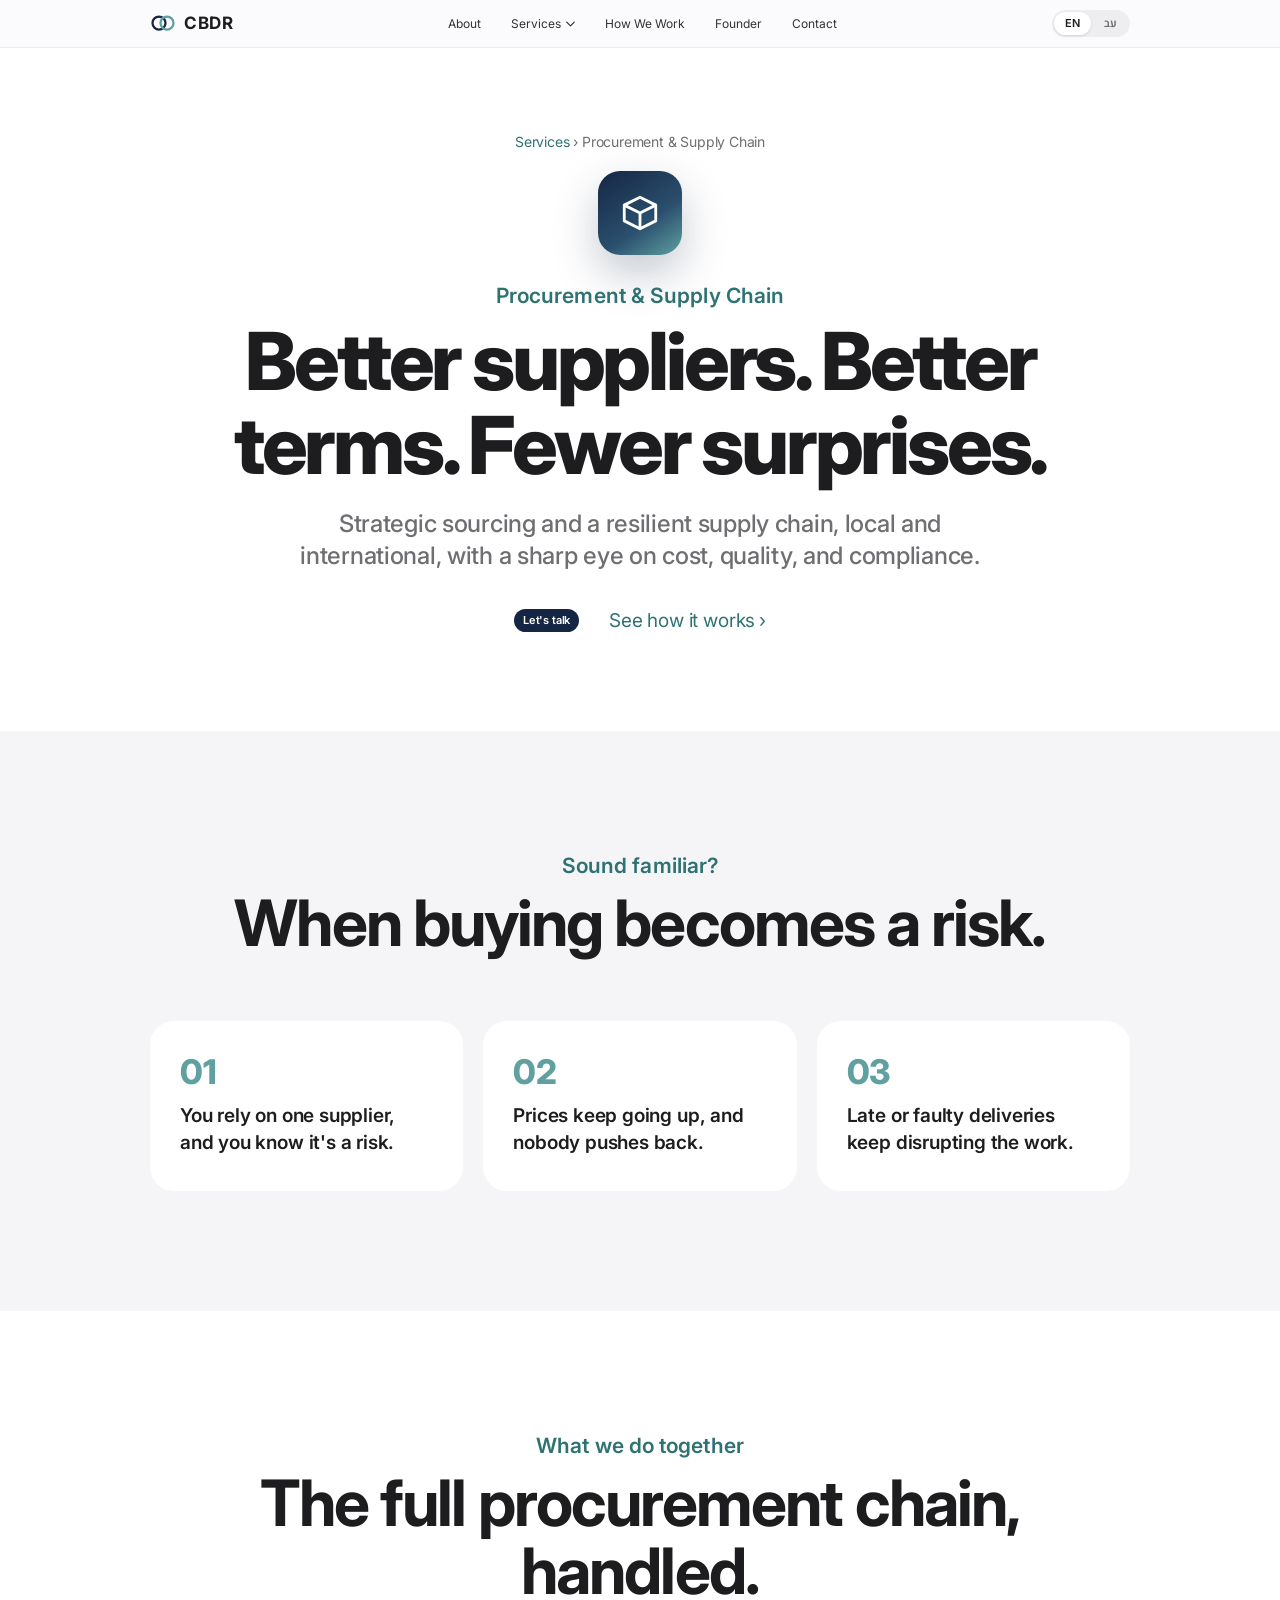
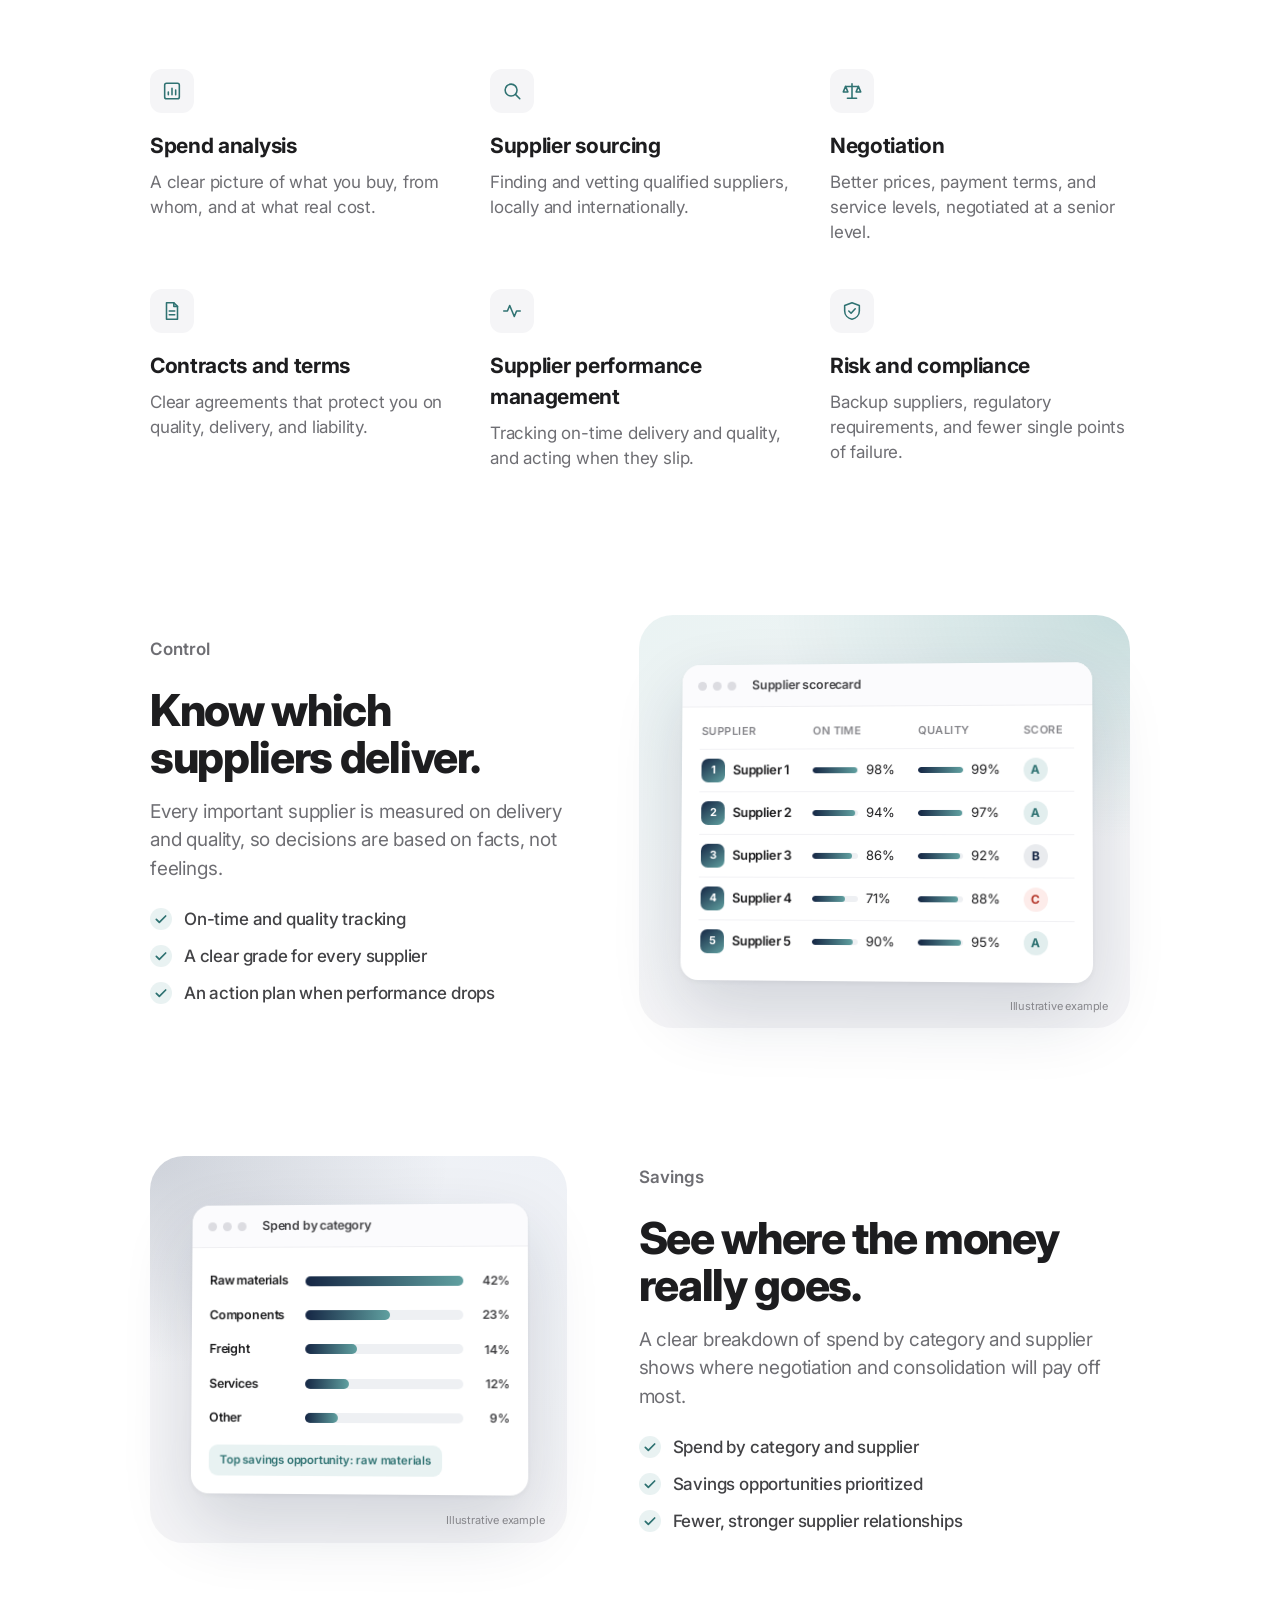
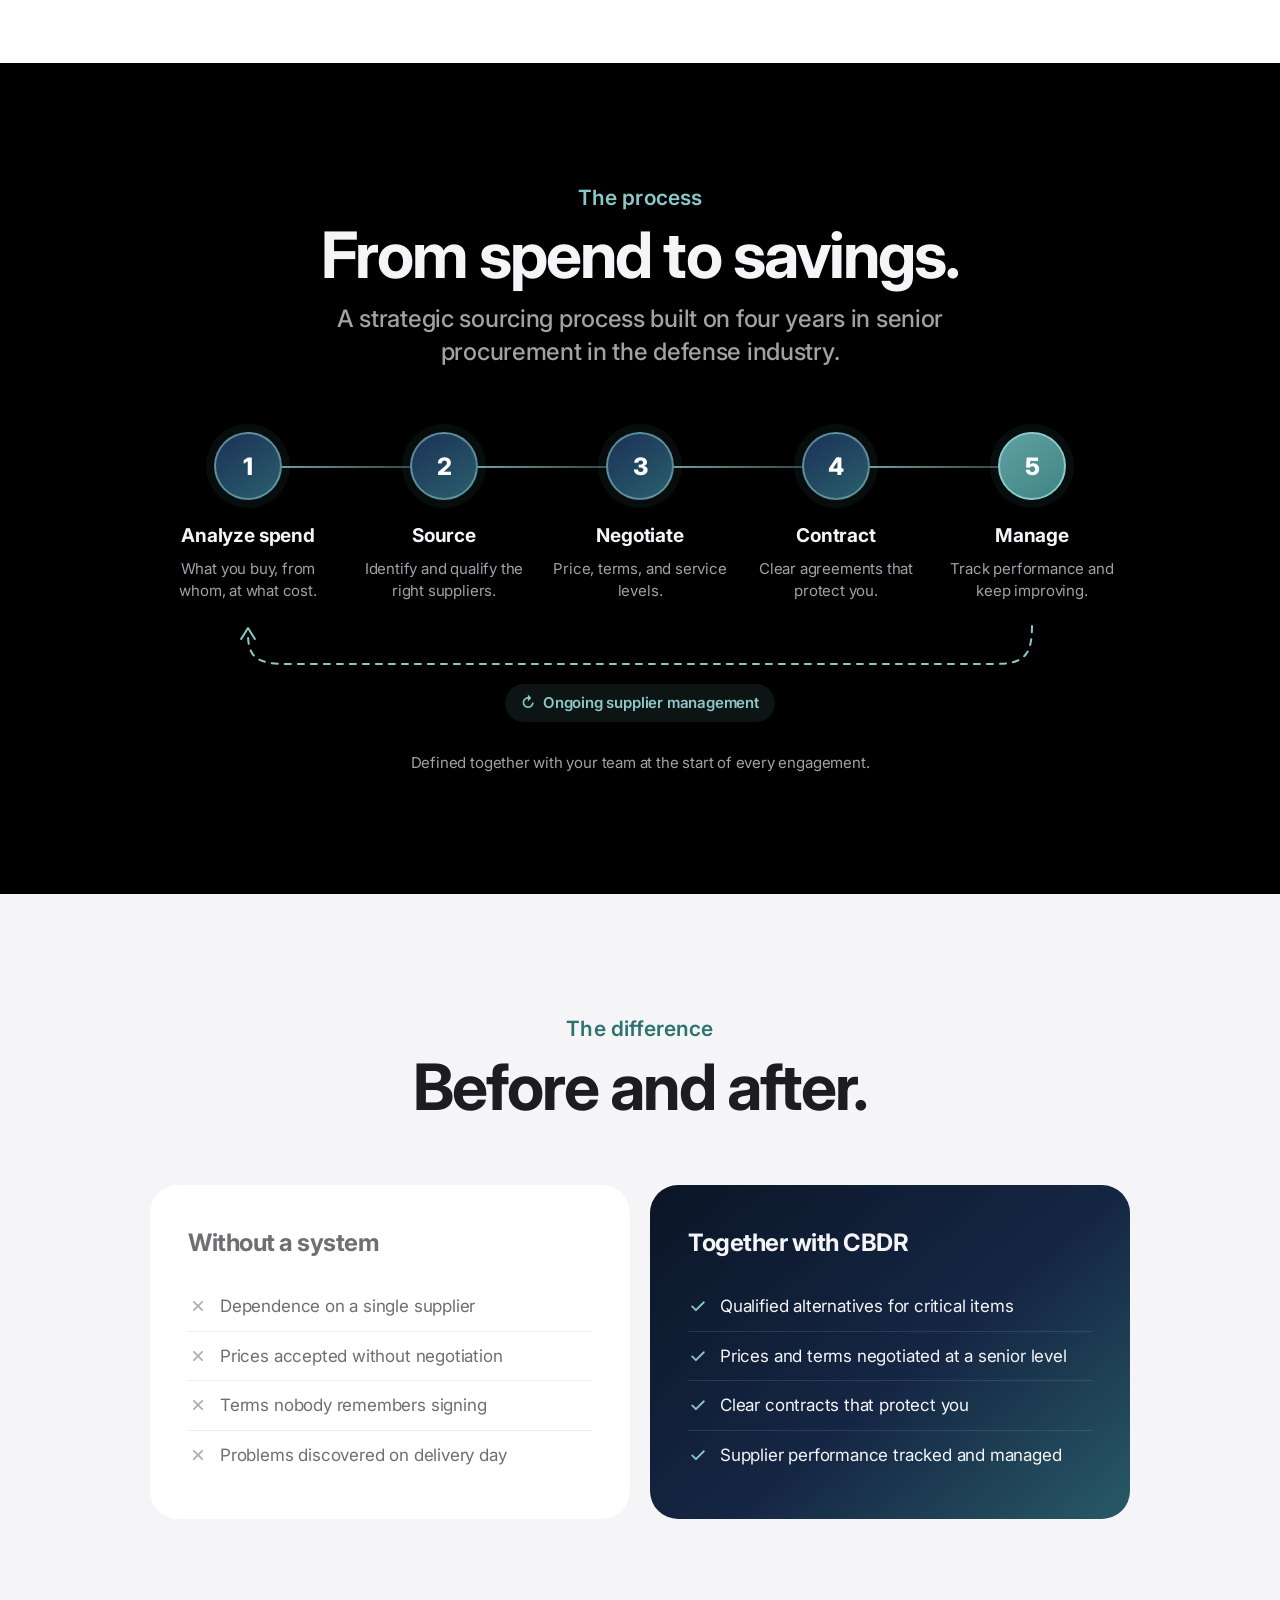
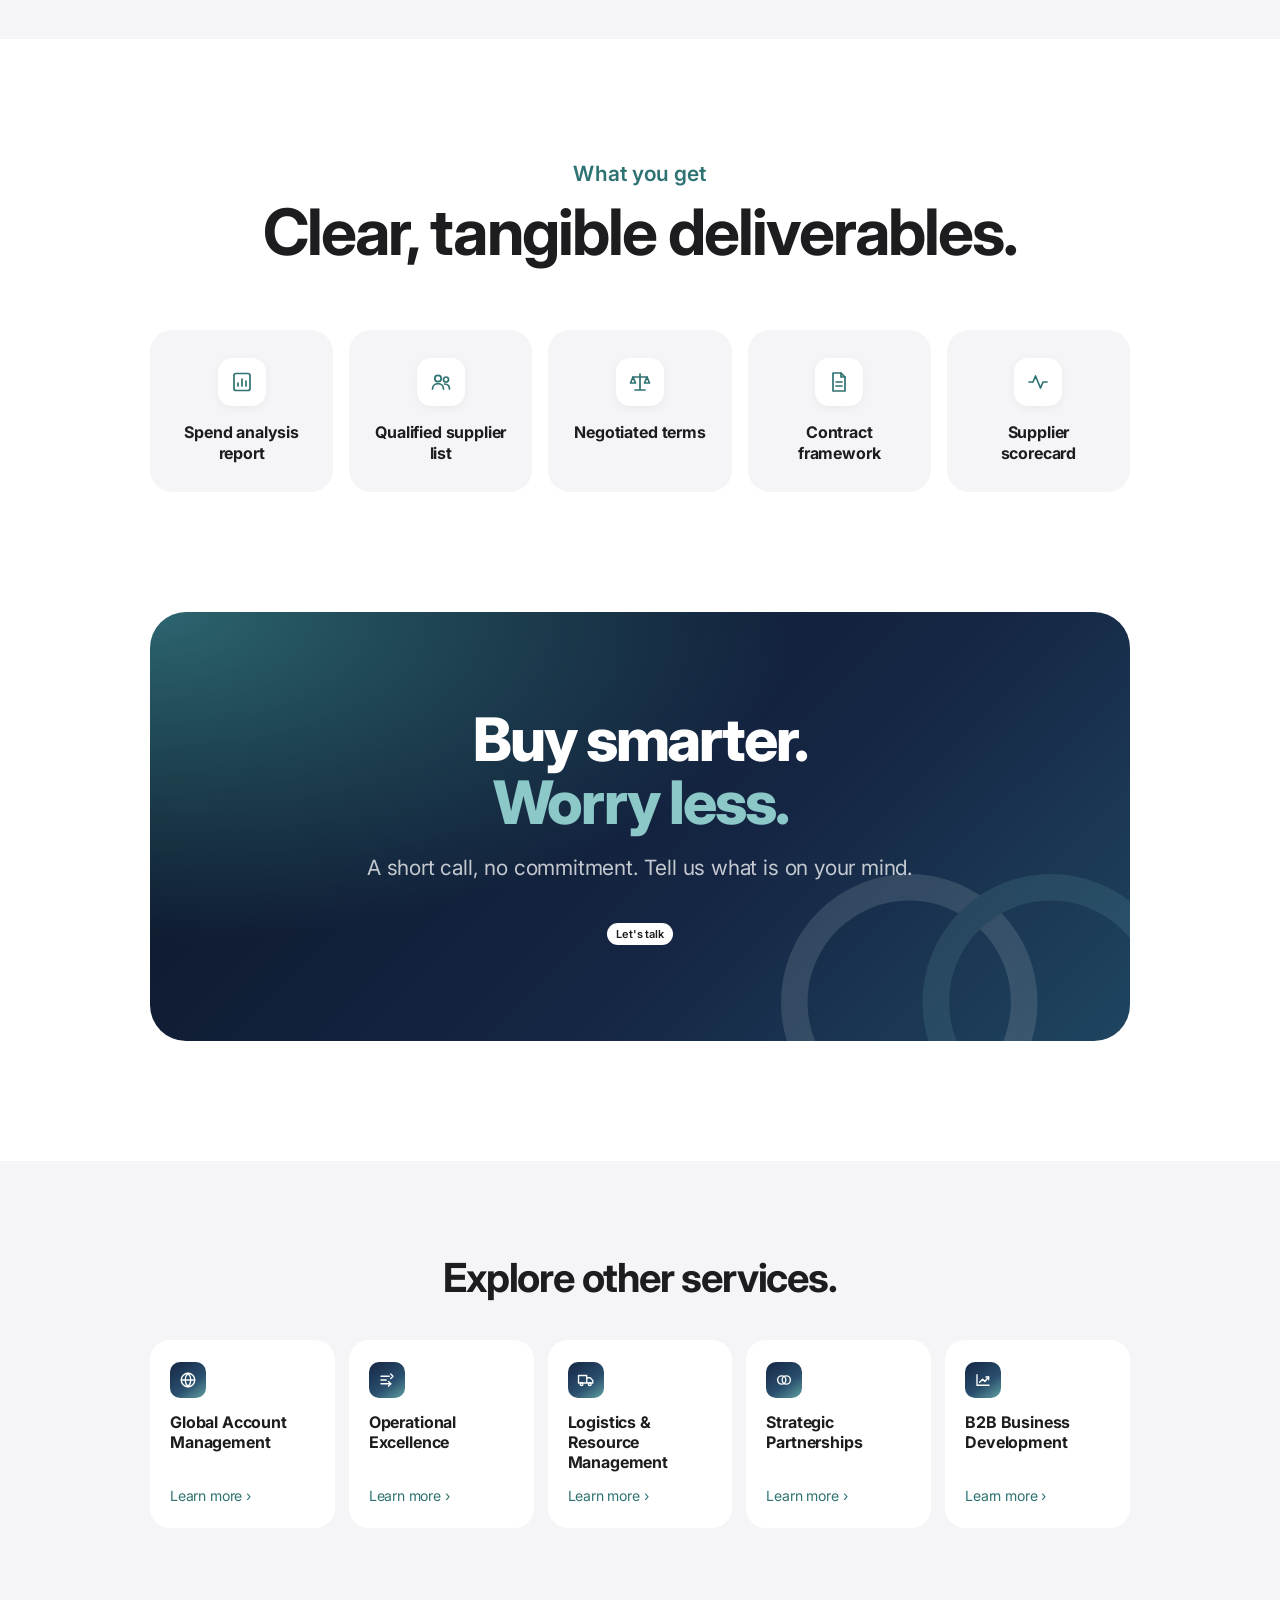
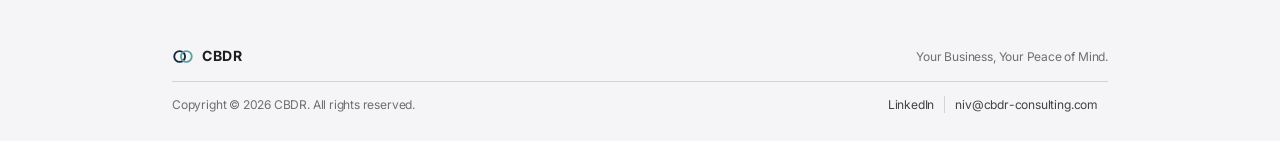
<file: procurement-supply-chain.html>
<!DOCTYPE html>
<html lang="en" dir="ltr">
<head>
<meta charset="UTF-8">
<meta name="viewport" content="width=device-width, initial-scale=1.0">
<title>Procurement &amp; Supply Chain | CBDR</title>
<meta name="description" content="Procurement and supply chain management: spend analysis, strategic sourcing, supplier negotiation, contracts, supplier performance, and supply chain risk, local and international.">
<meta name="robots" content="index, follow">
<meta name="theme-color" content="#fbfbfd">
<link rel="canonical" href="https://cbdr-consulting.com/procurement-supply-chain">
<link rel="alternate" hreflang="en" href="https://cbdr-consulting.com/procurement-supply-chain">
<link rel="alternate" hreflang="he" href="https://cbdr-consulting.com/procurement-supply-chain?lang=he">
<link rel="alternate" hreflang="x-default" href="https://cbdr-consulting.com/procurement-supply-chain">
<link rel="icon" type="image/svg+xml" href="favicon.svg">
<meta property="og:type" content="website">
<meta property="og:site_name" content="CBDR">
<meta property="og:url" content="https://cbdr-consulting.com/procurement-supply-chain">
<meta property="og:title" content="Procurement &amp; Supply Chain | CBDR">
<meta property="og:description" content="Procurement and supply chain management: spend analysis, strategic sourcing, supplier negotiation, contracts, supplier performance, and supply chain risk, local and international.">
<meta property="og:image" content="https://cbdr-consulting.com/og-image.jpg">
<meta name="twitter:card" content="summary_large_image">
<script type="application/ld+json">
{
  "@context": "https://schema.org",
  "@type": "Service",
  "name": "Procurement &amp; Supply Chain",
  "serviceType": "Procurement &amp; Supply Chain",
  "description": "Procurement and supply chain management: spend analysis, strategic sourcing, supplier negotiation, contracts, supplier performance, and supply chain risk, local and international.",
  "url": "https://cbdr-consulting.com/procurement-supply-chain",
  "areaServed": "Worldwide",
  "provider": {
    "@type": "ProfessionalService",
    "name": "CBDR",
    "url": "https://cbdr-consulting.com/"
  }
}
</script>
<!-- ANALYTICS: paste your analytics snippet here -->
<script>document.documentElement.classList.add('js');</script>
<link rel="preconnect" href="https://fonts.googleapis.com">
<link rel="preconnect" href="https://fonts.gstatic.com" crossorigin>
<link href="https://fonts.googleapis.com/css2?family=Inter:wght@400;500;600;700;800&family=Heebo:wght@400;500;600;700;800&display=swap" rel="stylesheet">
<link rel="stylesheet" href="site.css">
</head>
<body>

<svg width="0" height="0" style="position:absolute" aria-hidden="true">
  <defs>
    <symbol id="rings" viewBox="0 0 52 36">
      <circle cx="18" cy="18" r="13" fill="none" stroke="#152644" stroke-width="4.5"/>
      <circle cx="34" cy="18" r="13" fill="none" stroke="#60A0A0" stroke-width="4.5"/>
    </symbol>
  </defs>
</svg>

<!--NAV-START-->
<nav class="gnav" aria-label="Main">
  <div class="gnav-in">
    <a href="index.html" class="brand" aria-label="CBDR home"><svg aria-hidden="true"><use href="#rings"/></svg><b>CBDR</b></a>
    <div class="gnav-links">
      <a href="index.html#about"><span class="t-en">About</span><span class="t-he">מי אנחנו</span></a>
      <button class="svc-btn" type="button" aria-expanded="false" aria-controls="flyout"><span class="t-en">Services</span><span class="t-he">שירותים</span><svg class="chev-d" viewBox="0 0 12 8" aria-hidden="true"><path d="M1 1.5l5 5 5-5"/></svg></button>
      <a href="index.html#process"><span class="t-en">How We Work</span><span class="t-he">איך עובדים</span></a>
      <a href="index.html#founder"><span class="t-en">Founder</span><span class="t-he">המייסד</span></a>
      <a href="index.html#contact"><span class="t-en">Contact</span><span class="t-he">צור קשר</span></a>
    </div>
    <div class="gnav-right">
      <div class="lang" role="group" aria-label="Language">
        <button class="ltb on" data-l="en" onclick="setL('en')">EN</button>
        <button class="ltb" data-l="he" onclick="setL('he')">עב</button>
      </div>
      <button class="burger" type="button" aria-label="Menu" aria-expanded="false" aria-controls="mnav"><span></span><span></span></button>
    </div>
  </div>
</nav>
<div class="fly-dim" aria-hidden="true"></div>
<div class="flyout" id="flyout">
  <div class="fly-in">
    <div class="fly-head">
      <p class="fly-eyebrow"><span class="t-en">Services</span><span class="t-he">שירותים</span></p>
      <p class="fly-lead"><span class="t-en">Different areas, one approach.</span><span class="t-he">תחומים שונים, גישה אחת.</span></p>
      <a class="more" href="index.html#services"><span class="t-en">All services</span><span class="t-he">כל השירותים</span> <span class="chev">›</span></a>
    </div>
    <div class="fly-grid"><a class="fly-item" href="global-account-management.html"><span class="ico"><svg viewBox="0 0 24 24" aria-hidden="true"><circle cx="12" cy="12" r="9"/><path d="M3 12h18M12 3c2.5 2.6 3.8 5.6 3.8 9s-1.3 6.4-3.8 9c-2.5-2.6-3.8-5.6-3.8-9S9.5 5.6 12 3z"/></svg></span><span class="txt"><b><span class="t-en">Global Account Management</span><span class="t-he">ניהול תיקי לקוחות גלובליים</span></b><small><span class="t-en">Senior care for international clients</span><span class="t-he">ליווי בכיר ללקוחות בינלאומיים</span></small></span></a><a class="fly-item" href="operational-excellence.html"><span class="ico"><svg viewBox="0 0 24 24" aria-hidden="true"><path d="M4 7h11M4 12h7M4 17h13"/><path d="M17 4l3 3-3 3M14 14l3 3-3 3"/></svg></span><span class="txt"><b><span class="t-en">Operational Excellence</span><span class="t-he">מצוינות תפעולית</span></b><small><span class="t-en">Leaner processes that scale</span><span class="t-he">תהליכים רזים שגדלים איתכם</span></small></span></a><a class="fly-item" href="procurement-supply-chain.html" aria-current="page"><span class="ico"><svg viewBox="0 0 24 24" aria-hidden="true"><path d="M3 7.5L12 3l9 4.5v9L12 21l-9-4.5z"/><path d="M3 7.5L12 12l9-4.5M12 12v9"/></svg></span><span class="txt"><b><span class="t-en">Procurement &amp; Supply Chain</span><span class="t-he">רכש ושרשרת אספקה</span></b><small><span class="t-en">Better suppliers and terms</span><span class="t-he">ספקים ותנאים טובים יותר</span></small></span></a><a class="fly-item" href="logistics-resource-management.html"><span class="ico"><svg viewBox="0 0 24 24" aria-hidden="true"><path d="M2 6h11v10H2zM13 9h4.5L21 12.5V16h-8z"/><circle cx="6" cy="17.5" r="1.8"/><circle cx="17" cy="17.5" r="1.8"/></svg></span><span class="txt"><b><span class="t-en">Logistics &amp; Resource Management</span><span class="t-he">ניהול לוגיסטיקה ומשאבים</span></b><small><span class="t-en">Shipping, stock, and capacity</span><span class="t-he">שילוח, מלאי וקיבולת</span></small></span></a><a class="fly-item" href="strategic-partnerships.html"><span class="ico"><svg viewBox="0 0 24 24" aria-hidden="true"><circle cx="9" cy="12" r="5.5"/><circle cx="15" cy="12" r="5.5"/></svg></span><span class="txt"><b><span class="t-en">Strategic Partnerships</span><span class="t-he">שותפויות אסטרטגיות</span></b><small><span class="t-en">Distributors and channel partners</span><span class="t-he">מפיצים ושותפי ערוץ</span></small></span></a><a class="fly-item" href="b2b-business-development.html"><span class="ico"><svg viewBox="0 0 24 24" aria-hidden="true"><path d="M4 19V5M4 19h16"/><path d="M7.5 15l4-4 3 3 5-6"/><path d="M16 8h3.5v3.5"/></svg></span><span class="txt"><b><span class="t-en">B2B Business Development</span><span class="t-he">פיתוח עסקי B2B</span></b><small><span class="t-en">A pipeline that keeps moving</span><span class="t-he">פייפליין שלא נעצר</span></small></span></a></div>
  </div>
</div>
<div class="mnav" id="mnav">
  <div class="mnav-in">
    <p class="m-label"><span class="t-en">Services</span><span class="t-he">שירותים</span></p>
    <div class="m-list"><a class="m-item" href="global-account-management.html"><span class="ico"><svg viewBox="0 0 24 24" aria-hidden="true"><circle cx="12" cy="12" r="9"/><path d="M3 12h18M12 3c2.5 2.6 3.8 5.6 3.8 9s-1.3 6.4-3.8 9c-2.5-2.6-3.8-5.6-3.8-9S9.5 5.6 12 3z"/></svg></span><span class="txt"><b><span class="t-en">Global Account Management</span><span class="t-he">ניהול תיקי לקוחות גלובליים</span></b><small><span class="t-en">Senior care for international clients</span><span class="t-he">ליווי בכיר ללקוחות בינלאומיים</span></small></span></a><a class="m-item" href="operational-excellence.html"><span class="ico"><svg viewBox="0 0 24 24" aria-hidden="true"><path d="M4 7h11M4 12h7M4 17h13"/><path d="M17 4l3 3-3 3M14 14l3 3-3 3"/></svg></span><span class="txt"><b><span class="t-en">Operational Excellence</span><span class="t-he">מצוינות תפעולית</span></b><small><span class="t-en">Leaner processes that scale</span><span class="t-he">תהליכים רזים שגדלים איתכם</span></small></span></a><a class="m-item" href="procurement-supply-chain.html" aria-current="page"><span class="ico"><svg viewBox="0 0 24 24" aria-hidden="true"><path d="M3 7.5L12 3l9 4.5v9L12 21l-9-4.5z"/><path d="M3 7.5L12 12l9-4.5M12 12v9"/></svg></span><span class="txt"><b><span class="t-en">Procurement &amp; Supply Chain</span><span class="t-he">רכש ושרשרת אספקה</span></b><small><span class="t-en">Better suppliers and terms</span><span class="t-he">ספקים ותנאים טובים יותר</span></small></span></a><a class="m-item" href="logistics-resource-management.html"><span class="ico"><svg viewBox="0 0 24 24" aria-hidden="true"><path d="M2 6h11v10H2zM13 9h4.5L21 12.5V16h-8z"/><circle cx="6" cy="17.5" r="1.8"/><circle cx="17" cy="17.5" r="1.8"/></svg></span><span class="txt"><b><span class="t-en">Logistics &amp; Resource Management</span><span class="t-he">ניהול לוגיסטיקה ומשאבים</span></b><small><span class="t-en">Shipping, stock, and capacity</span><span class="t-he">שילוח, מלאי וקיבולת</span></small></span></a><a class="m-item" href="strategic-partnerships.html"><span class="ico"><svg viewBox="0 0 24 24" aria-hidden="true"><circle cx="9" cy="12" r="5.5"/><circle cx="15" cy="12" r="5.5"/></svg></span><span class="txt"><b><span class="t-en">Strategic Partnerships</span><span class="t-he">שותפויות אסטרטגיות</span></b><small><span class="t-en">Distributors and channel partners</span><span class="t-he">מפיצים ושותפי ערוץ</span></small></span></a><a class="m-item" href="b2b-business-development.html"><span class="ico"><svg viewBox="0 0 24 24" aria-hidden="true"><path d="M4 19V5M4 19h16"/><path d="M7.5 15l4-4 3 3 5-6"/><path d="M16 8h3.5v3.5"/></svg></span><span class="txt"><b><span class="t-en">B2B Business Development</span><span class="t-he">פיתוח עסקי B2B</span></b><small><span class="t-en">A pipeline that keeps moving</span><span class="t-he">פייפליין שלא נעצר</span></small></span></a></div>
    <p class="m-label"><span class="t-en">CBDR</span><span class="t-he">CBDR</span></p>
    <div class="m-links"><a href="index.html#about"><span class="t-en">About</span><span class="t-he">מי אנחנו</span></a><a href="index.html#process"><span class="t-en">How We Work</span><span class="t-he">איך עובדים</span></a><a href="index.html#founder"><span class="t-en">Founder</span><span class="t-he">המייסד</span></a><a href="index.html#contact"><span class="t-en">Contact</span><span class="t-he">צור קשר</span></a></div>
  </div>
</div>
<!--NAV-END-->

<main id="top">

<section class="svc-hero">
  <p class="crumb rv"><a href="index.html#services"><span class="t-en">Services</span><span class="t-he">שירותים</span></a> <span class="chev">›</span> <span class="t-en">Procurement &amp; Supply Chain</span><span class="t-he">רכש ושרשרת אספקה</span></p>
  <div class="hero-ico rv"><svg viewBox="0 0 24 24" aria-hidden="true"><path d="M3 7.5L12 3l9 4.5v9L12 21l-9-4.5z"/><path d="M3 7.5L12 12l9-4.5M12 12v9"/></svg></div>
  <p class="eyebrow rv d1"><span class="t-en">Procurement &amp; Supply Chain</span><span class="t-he">רכש ושרשרת אספקה</span></p>
  <h1 class="rv d1"><span class="t-en">Better suppliers. Better terms. Fewer surprises.</span><span class="t-he">ספקים טובים יותר. תנאים טובים יותר. פחות הפתעות.</span></h1>
  <p class="subhead rv d2"><span class="t-en">Strategic sourcing and a resilient supply chain, local and international, with a sharp eye on cost, quality, and compliance.</span><span class="t-he">רכש אסטרטגי ושרשרת אספקה עמידה, בארץ ובעולם, עם עין חדה על עלויות, איכות ועמידה בדרישות.</span></p>
  <div class="cta-row rv d3">
    <a href="index.html#contact" class="pill"><span class="t-en">Let's talk</span><span class="t-he">בואו נדבר</span></a>
    <a href="#how" class="more"><span class="t-en">See how it works</span><span class="t-he">איך זה עובד</span> <span class="chev">›</span></a>
  </div>
</section>

<section class="section bg-mist">
  <div class="inner">
    <div class="head-block center">
      <p class="eyebrow rv"><span class="t-en">Sound familiar?</span><span class="t-he">נשמע מוכר?</span></p>
      <h2 class="headline rv d1"><span class="t-en">When buying becomes a risk.</span><span class="t-he">כשהרכש הופך לסיכון.</span></h2>
    </div>
    <div class="signs"><div class="sign rv"><div class="q">01</div><p><span class="t-en">You rely on one supplier, and you know it's a risk.</span><span class="t-he">אתם תלויים בספק אחד, ויודעים שזה סיכון.</span></p></div><div class="sign rv d1"><div class="q">02</div><p><span class="t-en">Prices keep going up, and nobody pushes back.</span><span class="t-he">המחירים ממשיכים לעלות, ואף אחד לא מתמקח.</span></p></div><div class="sign rv d2"><div class="q">03</div><p><span class="t-en">Late or faulty deliveries keep disrupting the work.</span><span class="t-he">משלוחים מאוחרים או פגומים משבשים את העבודה שוב ושוב.</span></p></div></div>
  </div>
</section>

<section class="section">
  <div class="inner">
    <div class="head-block center">
      <p class="eyebrow rv"><span class="t-en">What we do together</span><span class="t-he">מה אנחנו עושים ביחד</span></p>
      <h2 class="headline rv d1"><span class="t-en">The full procurement chain, handled.</span><span class="t-he">שרשרת הרכש כולה, מטופלת.</span></h2>
    </div>
    <div class="caps"><div class="cap rv"><div class="ico"><svg viewBox="0 0 24 24" aria-hidden="true"><rect x="4" y="3.5" width="16" height="17" rx="2"/><path d="M8 16v-3M12 16V9M16 16v-5"/></svg></div><h3><span class="t-en">Spend analysis</span><span class="t-he">ניתוח הוצאות רכש</span></h3><p><span class="t-en">A clear picture of what you buy, from whom, and at what real cost.</span><span class="t-he">תמונה ברורה של מה אתם קונים, ממי, ובאיזו עלות אמיתית.</span></p></div><div class="cap rv d1"><div class="ico"><svg viewBox="0 0 24 24" aria-hidden="true"><circle cx="11" cy="11" r="6.5"/><path d="M16 16l4.5 4.5"/></svg></div><h3><span class="t-en">Supplier sourcing</span><span class="t-he">איתור ספקים</span></h3><p><span class="t-en">Finding and vetting qualified suppliers, locally and internationally.</span><span class="t-he">איתור ובדיקה של ספקים מתאימים, בארץ ובעולם.</span></p></div><div class="cap rv d2"><div class="ico"><svg viewBox="0 0 24 24" aria-hidden="true"><path d="M12 4v16M7 20h10M5 7h14"/><path d="M5 7l-2.5 6h5zM19 7l-2.5 6h5z"/></svg></div><h3><span class="t-en">Negotiation</span><span class="t-he">משא ומתן</span></h3><p><span class="t-en">Better prices, payment terms, and service levels, negotiated at a senior level.</span><span class="t-he">מחירים, תנאי תשלום ורמות שירות טובים יותר, במשא ומתן בדרג בכיר.</span></p></div><div class="cap rv"><div class="ico"><svg viewBox="0 0 24 24" aria-hidden="true"><path d="M6 3h8l4 4v14H6z"/><path d="M14 3v4h4M9 12h6M9 16h6"/></svg></div><h3><span class="t-en">Contracts and terms</span><span class="t-he">חוזים ותנאי התקשרות</span></h3><p><span class="t-en">Clear agreements that protect you on quality, delivery, and liability.</span><span class="t-he">הסכמים ברורים שמגנים עליכם באיכות, באספקה ובאחריות.</span></p></div><div class="cap rv d1"><div class="ico"><svg viewBox="0 0 24 24" aria-hidden="true"><path d="M3 12h4l2.5-6 5 12 2.5-6H21"/></svg></div><h3><span class="t-en">Supplier performance management</span><span class="t-he">ניהול ביצועי ספקים</span></h3><p><span class="t-en">Tracking on-time delivery and quality, and acting when they slip.</span><span class="t-he">מעקב אחרי עמידה בזמנים ובאיכות, ופעולה כשהם יורדים.</span></p></div><div class="cap rv d2"><div class="ico"><svg viewBox="0 0 24 24" aria-hidden="true"><path d="M12 3l8 3v6c0 4.5-3.4 8-8 9-4.6-1-8-4.5-8-9V6z"/><path d="M8.5 12l2.5 2.5 4.5-5"/></svg></div><h3><span class="t-en">Risk and compliance</span><span class="t-he">סיכונים ועמידה בדרישות</span></h3><p><span class="t-en">Backup suppliers, regulatory requirements, and fewer single points of failure.</span><span class="t-he">ספקי גיבוי, דרישות רגולציה, ופחות נקודות כשל בודדות.</span></p></div></div>
  </div>
</section>

<section class="section" style="padding-top:24px">
  <div class="inner"><div class="show"><div class="show-txt rv"><p class="eyebrow"><span class="t-en">Control</span><span class="t-he">שליטה</span></p><h3><span class="t-en">Know which suppliers deliver.</span><span class="t-he">לדעת אילו ספקים עומדים בהתחייבויות.</span></h3><p><span class="t-en">Every important supplier is measured on delivery and quality, so decisions are based on facts, not feelings.</span><span class="t-he">כל ספק חשוב נמדד על אספקה ואיכות, כך שההחלטות מבוססות על עובדות ולא על תחושות.</span></p><ul><li><svg viewBox="0 0 24 24"><path d="M5 12.5l4.5 4.5L19 7.5"/></svg><span><span class="t-en">On-time and quality tracking</span><span class="t-he">מעקב עמידה בזמנים ואיכות</span></span></li><li><svg viewBox="0 0 24 24"><path d="M5 12.5l4.5 4.5L19 7.5"/></svg><span><span class="t-en">A clear grade for every supplier</span><span class="t-he">ציון ברור לכל ספק</span></span></li><li><svg viewBox="0 0 24 24"><path d="M5 12.5l4.5 4.5L19 7.5"/></svg><span><span class="t-en">An action plan when performance drops</span><span class="t-he">תוכנית פעולה כשהביצועים יורדים</span></span></li></ul></div><div class="show-vis rv d1"><div class="mock " aria-hidden="true"><div class="mock-bar"><i></i><i></i><i></i><b><span class="t-en">Supplier scorecard</span><span class="t-he">כרטיס ביצועי ספקים</span></b></div><div class="mock-body"><div class="m-table"><div class="m-tr m-th sc"><span><span class="t-en">Supplier</span><span class="t-he">ספק</span></span><span><span class="t-en">On time</span><span class="t-he">בזמן</span></span><span><span class="t-en">Quality</span><span class="t-he">איכות</span></span><span><span class="t-en">Score</span><span class="t-he">ציון</span></span></div><div class="m-tr sc"><span class="m-acc"><i>1</i><span class="t-en">Supplier 1</span><span class="t-he">ספק 1</span></span><span><span class="mini"><i style="width:98%"></i></span>98%</span><span><span class="mini"><i style="width:99%"></i></span>99%</span><span><b class="grade g-A">A</b></span></div><div class="m-tr sc"><span class="m-acc"><i>2</i><span class="t-en">Supplier 2</span><span class="t-he">ספק 2</span></span><span><span class="mini"><i style="width:94%"></i></span>94%</span><span><span class="mini"><i style="width:97%"></i></span>97%</span><span><b class="grade g-A">A</b></span></div><div class="m-tr sc"><span class="m-acc"><i>3</i><span class="t-en">Supplier 3</span><span class="t-he">ספק 3</span></span><span><span class="mini"><i style="width:86%"></i></span>86%</span><span><span class="mini"><i style="width:92%"></i></span>92%</span><span><b class="grade g-B">B</b></span></div><div class="m-tr sc"><span class="m-acc"><i>4</i><span class="t-en">Supplier 4</span><span class="t-he">ספק 4</span></span><span><span class="mini"><i style="width:71%"></i></span>71%</span><span><span class="mini"><i style="width:88%"></i></span>88%</span><span><b class="grade g-C">C</b></span></div><div class="m-tr sc"><span class="m-acc"><i>5</i><span class="t-en">Supplier 5</span><span class="t-he">ספק 5</span></span><span><span class="mini"><i style="width:90%"></i></span>90%</span><span><span class="mini"><i style="width:95%"></i></span>95%</span><span><b class="grade g-A">A</b></span></div></div></div></div><span class="note"><span class="t-en">Illustrative example</span><span class="t-he">דוגמה להמחשה</span></span></div></div><div class="show rev"><div class="show-txt rv"><p class="eyebrow"><span class="t-en">Savings</span><span class="t-he">חיסכון</span></p><h3><span class="t-en">See where the money really goes.</span><span class="t-he">לראות לאן הכסף באמת הולך.</span></h3><p><span class="t-en">A clear breakdown of spend by category and supplier shows where negotiation and consolidation will pay off most.</span><span class="t-he">פירוק ברור של ההוצאות לפי קטגוריה וספק מראה איפה משא ומתן ואיחוד ספקים ישתלמו הכי הרבה.</span></p><ul><li><svg viewBox="0 0 24 24"><path d="M5 12.5l4.5 4.5L19 7.5"/></svg><span><span class="t-en">Spend by category and supplier</span><span class="t-he">הוצאות לפי קטגוריה וספק</span></span></li><li><svg viewBox="0 0 24 24"><path d="M5 12.5l4.5 4.5L19 7.5"/></svg><span><span class="t-en">Savings opportunities prioritized</span><span class="t-he">הזדמנויות חיסכון מתועדפות</span></span></li><li><svg viewBox="0 0 24 24"><path d="M5 12.5l4.5 4.5L19 7.5"/></svg><span><span class="t-en">Fewer, stronger supplier relationships</span><span class="t-he">פחות ספקים, וקשרים חזקים יותר</span></span></li></ul></div><div class="show-vis rv d1"><div class="mock " aria-hidden="true"><div class="mock-bar"><i></i><i></i><i></i><b><span class="t-en">Spend by category</span><span class="t-he">הוצאות לפי קטגוריה</span></b></div><div class="mock-body"><div class="h-r"><span class="h-l"><span class="t-en">Raw materials</span><span class="t-he">חומרי גלם</span></span><span class="h-t"><i style="width:100%"></i></span><span class="h-v">42%</span></div><div class="h-r"><span class="h-l"><span class="t-en">Components</span><span class="t-he">רכיבים</span></span><span class="h-t"><i style="width:54%"></i></span><span class="h-v">23%</span></div><div class="h-r"><span class="h-l"><span class="t-en">Freight</span><span class="t-he">הובלה</span></span><span class="h-t"><i style="width:33%"></i></span><span class="h-v">14%</span></div><div class="h-r"><span class="h-l"><span class="t-en">Services</span><span class="t-he">שירותים</span></span><span class="h-t"><i style="width:28%"></i></span><span class="h-v">12%</span></div><div class="h-r"><span class="h-l"><span class="t-en">Other</span><span class="t-he">אחר</span></span><span class="h-t"><i style="width:21%"></i></span><span class="h-v">9%</span></div><div class="m-chip"><span class="t-en">Top savings opportunity: raw materials</span><span class="t-he">הזדמנות החיסכון הגדולה: חומרי גלם</span></div></div></div><span class="note"><span class="t-en">Illustrative example</span><span class="t-he">דוגמה להמחשה</span></span></div></div></div>
</section>

<section class="section bg-dark" id="how">
  <div class="inner">
    <div class="head-block center">
      <p class="eyebrow rv"><span class="t-en">The process</span><span class="t-he">התהליך</span></p>
      <h2 class="headline rv d1"><span class="t-en">From spend to savings.</span><span class="t-he">מהוצאה לחיסכון.</span></h2>
      <p class="subhead rv d2"><span class="t-en">A strategic sourcing process built on four years in senior procurement in the defense industry.</span><span class="t-he">תהליך רכש אסטרטגי שמבוסס על ארבע שנים בתפקיד רכש בכיר בתעשייה הביטחונית.</span></p>
    </div>
    <div class="flow-wrap">
      <ol class="flow" style="--n:5"><li class="rv"><div class="node">1</div><h3><span class="t-en">Analyze spend</span><span class="t-he">ניתוח הוצאות</span></h3><p><span class="t-en">What you buy, from whom, at what cost.</span><span class="t-he">מה קונים, ממי, ובכמה.</span></p></li><li class="rv d1"><div class="node">2</div><h3><span class="t-en">Source</span><span class="t-he">איתור</span></h3><p><span class="t-en">Identify and qualify the right suppliers.</span><span class="t-he">איתור והסמכה של הספקים הנכונים.</span></p></li><li class="rv d2"><div class="node">3</div><h3><span class="t-en">Negotiate</span><span class="t-he">משא ומתן</span></h3><p><span class="t-en">Price, terms, and service levels.</span><span class="t-he">מחיר, תנאים ורמות שירות.</span></p></li><li class="rv d3"><div class="node">4</div><h3><span class="t-en">Contract</span><span class="t-he">התקשרות</span></h3><p><span class="t-en">Clear agreements that protect you.</span><span class="t-he">הסכמים ברורים שמגנים עליכם.</span></p></li><li class="rv d3"><div class="node">5</div><h3><span class="t-en">Manage</span><span class="t-he">ניהול שוטף</span></h3><p><span class="t-en">Track performance and keep improving.</span><span class="t-he">מעקב ביצועים ושיפור מתמיד.</span></p></li></ol>
      <div class="loop-box rv"><svg viewBox="0 0 1000 46" preserveAspectRatio="none" fill="none" aria-hidden="true"><path d="M 900 2 C 900 34, 890 40, 860 40 L 140 40 C 110 40, 100 34, 100 10" stroke="#8cc8c8" stroke-width="2" stroke-dasharray="6 7" stroke-linecap="round" vector-effect="non-scaling-stroke"/><polyline points="93,15 100,4 107,15" stroke="#8cc8c8" stroke-width="2" fill="none" stroke-linecap="round" stroke-linejoin="round" vector-effect="non-scaling-stroke"/></svg><span class="lbl">↻ <span class="t-en">Ongoing supplier management</span><span class="t-he">ניהול ספקים שוטף</span></span></div>
      <p class="rv" style="text-align:center;margin-top:30px;font-size:15px;color:#a1a1a6"><span class="t-en">Defined together with your team at the start of every engagement.</span><span class="t-he">מוגדר יחד עם הצוות שלכם בתחילת כל התקשרות.</span></p>
    </div>
  </div>
</section>

<section class="section bg-mist">
  <div class="inner">
    <div class="head-block center">
      <p class="eyebrow rv"><span class="t-en">The difference</span><span class="t-he">ההבדל</span></p>
      <h2 class="headline rv d1"><span class="t-en">Before and after.</span><span class="t-he">לפני ואחרי.</span></h2>
    </div>
    <div class="ba">
      <div class="ba-col ba-before rv"><h3><span class="t-en">Without a system</span><span class="t-he">בלי שיטה</span></h3><ul><li><svg viewBox="0 0 24 24"><path d="M7 7l10 10M17 7L7 17"/></svg><span><span class="t-en">Dependence on a single supplier</span><span class="t-he">תלות בספק יחיד</span></span></li><li><svg viewBox="0 0 24 24"><path d="M7 7l10 10M17 7L7 17"/></svg><span><span class="t-en">Prices accepted without negotiation</span><span class="t-he">מחירים שמתקבלים בלי משא ומתן</span></span></li><li><svg viewBox="0 0 24 24"><path d="M7 7l10 10M17 7L7 17"/></svg><span><span class="t-en">Terms nobody remembers signing</span><span class="t-he">תנאים שאף אחד לא זוכר שחתם עליהם</span></span></li><li><svg viewBox="0 0 24 24"><path d="M7 7l10 10M17 7L7 17"/></svg><span><span class="t-en">Problems discovered on delivery day</span><span class="t-he">בעיות שמתגלות ביום האספקה</span></span></li></ul></div>
      <div class="ba-col ba-after rv d1"><h3><span class="t-en">Together with CBDR</span><span class="t-he">יחד עם CBDR</span></h3><ul><li><svg viewBox="0 0 24 24"><path d="M5 12.5l4.5 4.5L19 7.5"/></svg><span><span class="t-en">Qualified alternatives for critical items</span><span class="t-he">חלופות מוסמכות לפריטים קריטיים</span></span></li><li><svg viewBox="0 0 24 24"><path d="M5 12.5l4.5 4.5L19 7.5"/></svg><span><span class="t-en">Prices and terms negotiated at a senior level</span><span class="t-he">מחירים ותנאים שנסגרו במשא ומתן בדרג בכיר</span></span></li><li><svg viewBox="0 0 24 24"><path d="M5 12.5l4.5 4.5L19 7.5"/></svg><span><span class="t-en">Clear contracts that protect you</span><span class="t-he">חוזים ברורים שמגנים עליכם</span></span></li><li><svg viewBox="0 0 24 24"><path d="M5 12.5l4.5 4.5L19 7.5"/></svg><span><span class="t-en">Supplier performance tracked and managed</span><span class="t-he">ביצועי ספקים במעקב ובניהול</span></span></li></ul></div>
    </div>
  </div>
</section>

<section class="section">
  <div class="inner">
    <div class="head-block center">
      <p class="eyebrow rv"><span class="t-en">What you get</span><span class="t-he">מה אתם מקבלים</span></p>
      <h2 class="headline rv d1"><span class="t-en">Clear, tangible deliverables.</span><span class="t-he">תוצרים ברורים ומוחשיים.</span></h2>
    </div>
    <div class="deliv" style="--dn:5"><div class="dv rv"><div class="ico"><svg viewBox="0 0 24 24" aria-hidden="true"><rect x="4" y="3.5" width="16" height="17" rx="2"/><path d="M8 16v-3M12 16V9M16 16v-5"/></svg></div><h3><span class="t-en">Spend analysis report</span><span class="t-he">דוח ניתוח הוצאות</span></h3></div><div class="dv rv d1"><div class="ico"><svg viewBox="0 0 24 24" aria-hidden="true"><circle cx="9" cy="8.5" r="3.2"/><path d="M3.5 19c0-3.2 2.5-5.3 5.5-5.3s5.5 2.1 5.5 5.3"/><circle cx="17" cy="9.5" r="2.5"/><path d="M15.5 14c2.8.1 5 1.9 5 5"/></svg></div><h3><span class="t-en">Qualified supplier list</span><span class="t-he">רשימת ספקים מוסמכים</span></h3></div><div class="dv rv d2"><div class="ico"><svg viewBox="0 0 24 24" aria-hidden="true"><path d="M12 4v16M7 20h10M5 7h14"/><path d="M5 7l-2.5 6h5zM19 7l-2.5 6h5z"/></svg></div><h3><span class="t-en">Negotiated terms</span><span class="t-he">תנאים שנסגרו במשא ומתן</span></h3></div><div class="dv rv d3"><div class="ico"><svg viewBox="0 0 24 24" aria-hidden="true"><path d="M6 3h8l4 4v14H6z"/><path d="M14 3v4h4M9 12h6M9 16h6"/></svg></div><h3><span class="t-en">Contract framework</span><span class="t-he">מסגרת התקשרות</span></h3></div><div class="dv rv d3"><div class="ico"><svg viewBox="0 0 24 24" aria-hidden="true"><path d="M3 12h4l2.5-6 5 12 2.5-6H21"/></svg></div><h3><span class="t-en">Supplier scorecard</span><span class="t-he">כרטיס ביצועי ספקים</span></h3></div></div>
  </div>
</section>

<section class="final">
  <div class="final-card rv">
    <svg class="final-rings" viewBox="0 0 52 36" aria-hidden="true"><circle cx="18" cy="18" r="13" fill="none" stroke="#fff" stroke-width="3"/><circle cx="34" cy="18" r="13" fill="none" stroke="#8cc8c8" stroke-width="3"/></svg>
    <h2><span class="t-en">Buy smarter.<br><em>Worry less.</em></span><span class="t-he">לקנות חכם יותר.<br><em>לדאוג פחות.</em></span></h2>
    <p><span class="t-en">A short call, no commitment. Tell us what is on your mind.</span><span class="t-he">שיחה קצרה, בלי התחייבות. ספרו לנו מה מטריד אתכם.</span></p>
    <a href="index.html#contact" class="pill light"><span class="t-en">Let's talk</span><span class="t-he">בואו נדבר</span></a>
  </div>
</section>

<section class="section bg-mist" style="padding-top:96px;padding-bottom:96px">
  <div class="inner">
    <div class="head-block center" style="margin-bottom:40px">
      <h2 class="headline rv" style="font-size:clamp(28px,3.6vw,40px)"><span class="t-en">Explore other services.</span><span class="t-he">שירותים נוספים.</span></h2>
    </div>
    <div class="others"><a class="other" href="global-account-management.html"><span class="ico"><svg viewBox="0 0 24 24" aria-hidden="true"><circle cx="12" cy="12" r="9"/><path d="M3 12h18M12 3c2.5 2.6 3.8 5.6 3.8 9s-1.3 6.4-3.8 9c-2.5-2.6-3.8-5.6-3.8-9S9.5 5.6 12 3z"/></svg></span><b><span class="t-en">Global Account Management</span><span class="t-he">ניהול תיקי לקוחות גלובליים</span></b><span class="more"><span class="t-en">Learn more</span><span class="t-he">למידע נוסף</span> <span class="chev">›</span></span></a><a class="other" href="operational-excellence.html"><span class="ico"><svg viewBox="0 0 24 24" aria-hidden="true"><path d="M4 7h11M4 12h7M4 17h13"/><path d="M17 4l3 3-3 3M14 14l3 3-3 3"/></svg></span><b><span class="t-en">Operational Excellence</span><span class="t-he">מצוינות תפעולית</span></b><span class="more"><span class="t-en">Learn more</span><span class="t-he">למידע נוסף</span> <span class="chev">›</span></span></a><a class="other" href="logistics-resource-management.html"><span class="ico"><svg viewBox="0 0 24 24" aria-hidden="true"><path d="M2 6h11v10H2zM13 9h4.5L21 12.5V16h-8z"/><circle cx="6" cy="17.5" r="1.8"/><circle cx="17" cy="17.5" r="1.8"/></svg></span><b><span class="t-en">Logistics &amp; Resource Management</span><span class="t-he">ניהול לוגיסטיקה ומשאבים</span></b><span class="more"><span class="t-en">Learn more</span><span class="t-he">למידע נוסף</span> <span class="chev">›</span></span></a><a class="other" href="strategic-partnerships.html"><span class="ico"><svg viewBox="0 0 24 24" aria-hidden="true"><circle cx="9" cy="12" r="5.5"/><circle cx="15" cy="12" r="5.5"/></svg></span><b><span class="t-en">Strategic Partnerships</span><span class="t-he">שותפויות אסטרטגיות</span></b><span class="more"><span class="t-en">Learn more</span><span class="t-he">למידע נוסף</span> <span class="chev">›</span></span></a><a class="other" href="b2b-business-development.html"><span class="ico"><svg viewBox="0 0 24 24" aria-hidden="true"><path d="M4 19V5M4 19h16"/><path d="M7.5 15l4-4 3 3 5-6"/><path d="M16 8h3.5v3.5"/></svg></span><b><span class="t-en">B2B Business Development</span><span class="t-he">פיתוח עסקי B2B</span></b><span class="more"><span class="t-en">Learn more</span><span class="t-he">למידע נוסף</span> <span class="chev">›</span></span></a></div>
  </div>
</section>

</main>

<footer>
  <div class="foot-in">
    <div class="foot-top">
      <a href="index.html" class="brand" aria-label="CBDR home"><svg aria-hidden="true"><use href="#rings"/></svg><b>CBDR</b></a>
      <span><span class="t-en">Your Business, Your Peace of Mind.</span><span class="t-he">העסק שלכם, השקט הנפשי שלכם.</span></span>
    </div>
    <div class="foot-bottom">
      <span>Copyright © <span id="yr">2026</span> CBDR. <span class="t-en">All rights reserved.</span><span class="t-he">כל הזכויות שמורות.</span></span>
      <div class="foot-links">
        <a href="https://www.linkedin.com/company/cbdr-consulting" target="_blank" rel="noopener">LinkedIn</a>
        <a class="mail-link" href="mailto:niv@cbdr-consulting.com">niv@cbdr-consulting.com</a>
      </div>
    </div>
  </div>
</footer>

<script>
var CONTACT_EMAIL = 'niv@cbdr-consulting.com';
var TITLES = { en: "Procurement &amp; Supply Chain | CBDR", he: "רכש ושרשרת אספקה | CBDR" };
function setL(l) {
  if (l !== 'he') l = 'en';
  document.documentElement.lang = l;
  document.documentElement.dir = (l === 'he') ? 'rtl' : 'ltr';
  document.title = TITLES[l];
  document.querySelectorAll('.ltb').forEach(function (b) { b.classList.toggle('on', b.getAttribute('data-l') === l); });
  try { localStorage.setItem('cbdr-lang', l); } catch (e) {}
}
(function init() {
  document.querySelectorAll('.mail-link').forEach(function (a) { a.href = 'mailto:' + CONTACT_EMAIL; a.textContent = CONTACT_EMAIL; });
  document.getElementById('yr').textContent = new Date().getFullYear();
  var l = null;
  try { l = new URLSearchParams(location.search).get('lang') || localStorage.getItem('cbdr-lang'); } catch (e) {}
  if (l === 'he') setL('he');
  var els = document.querySelectorAll('.rv');
  if (!('IntersectionObserver' in window)) { els.forEach(function (el) { el.classList.add('in'); }); return; }
  var io = new IntersectionObserver(function (entries) {
    entries.forEach(function (en) { if (en.isIntersecting) { en.target.classList.add('in'); io.unobserve(en.target); } });
  }, { threshold: 0.12, rootMargin: '0px 0px -40px 0px' });
  els.forEach(function (el) { io.observe(el); });
})();
</script>
<script src="site.js" defer></script>
</body>
</html>
</file>
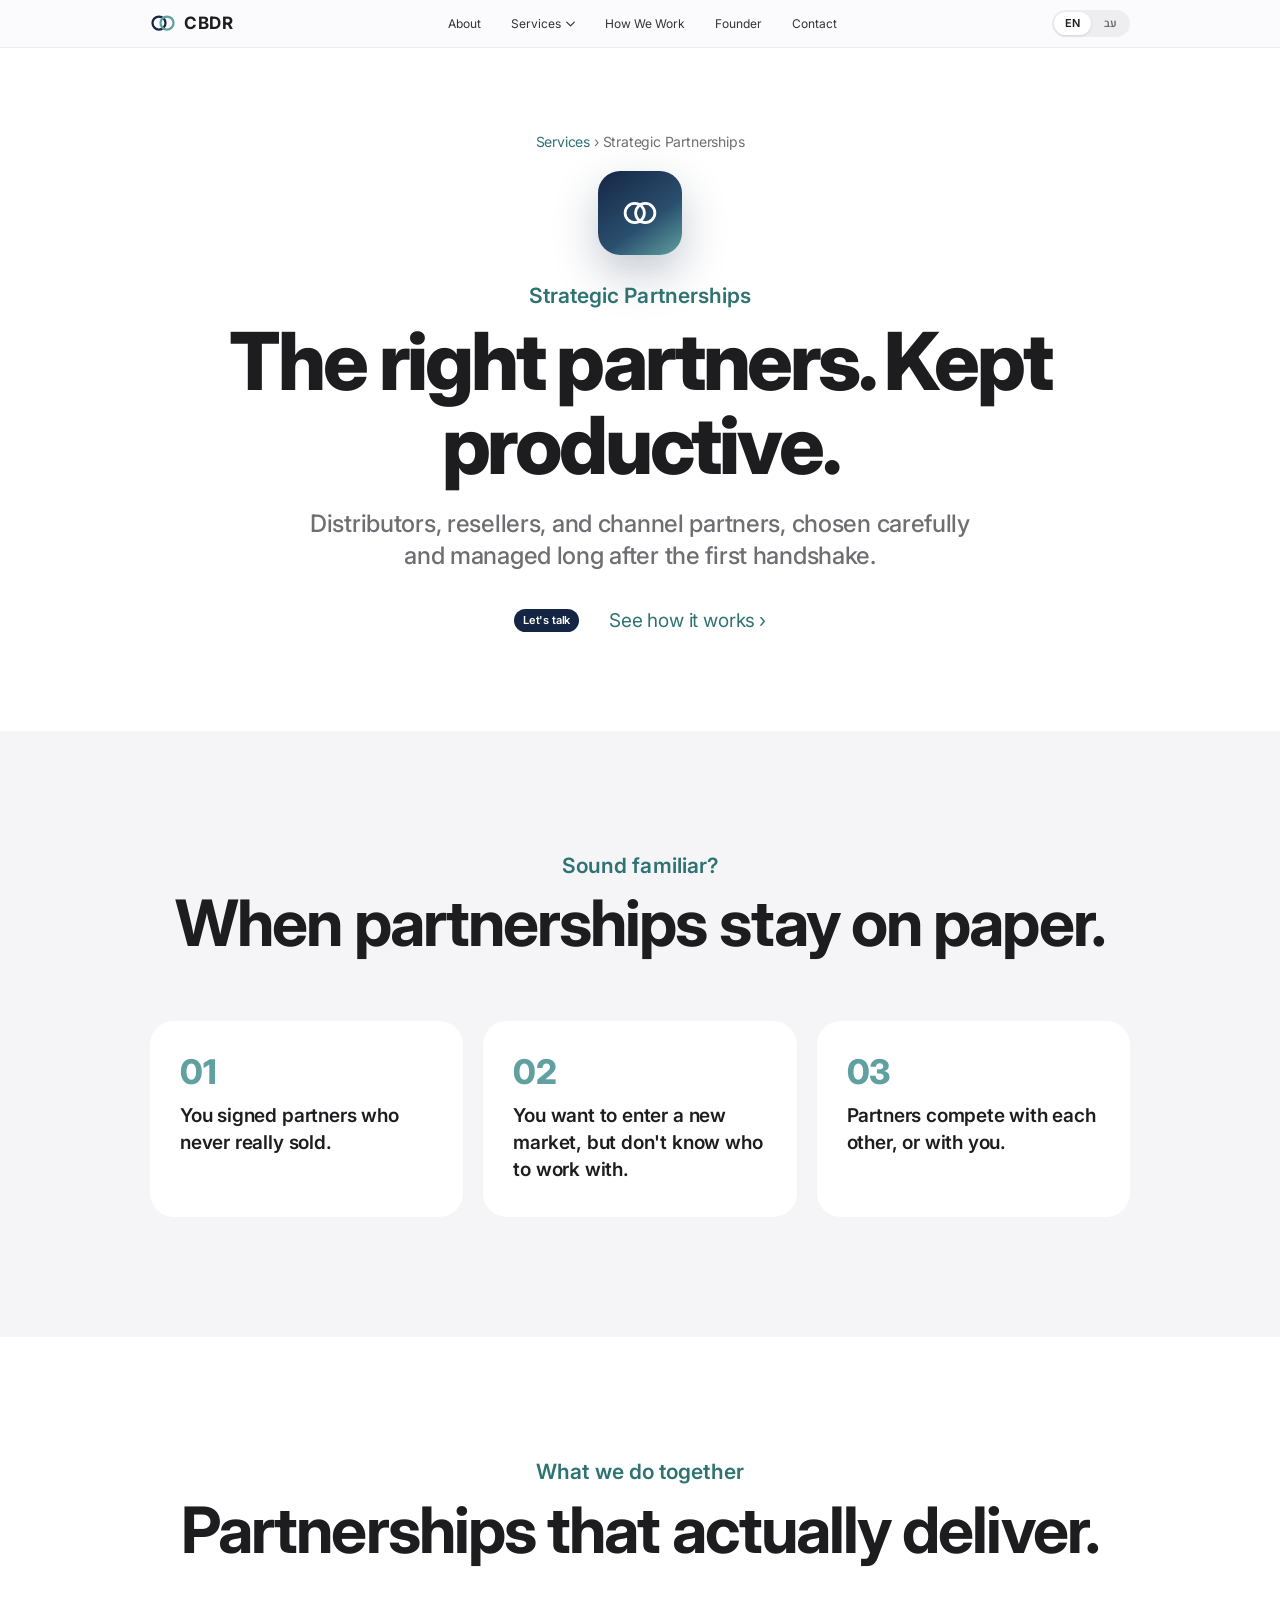
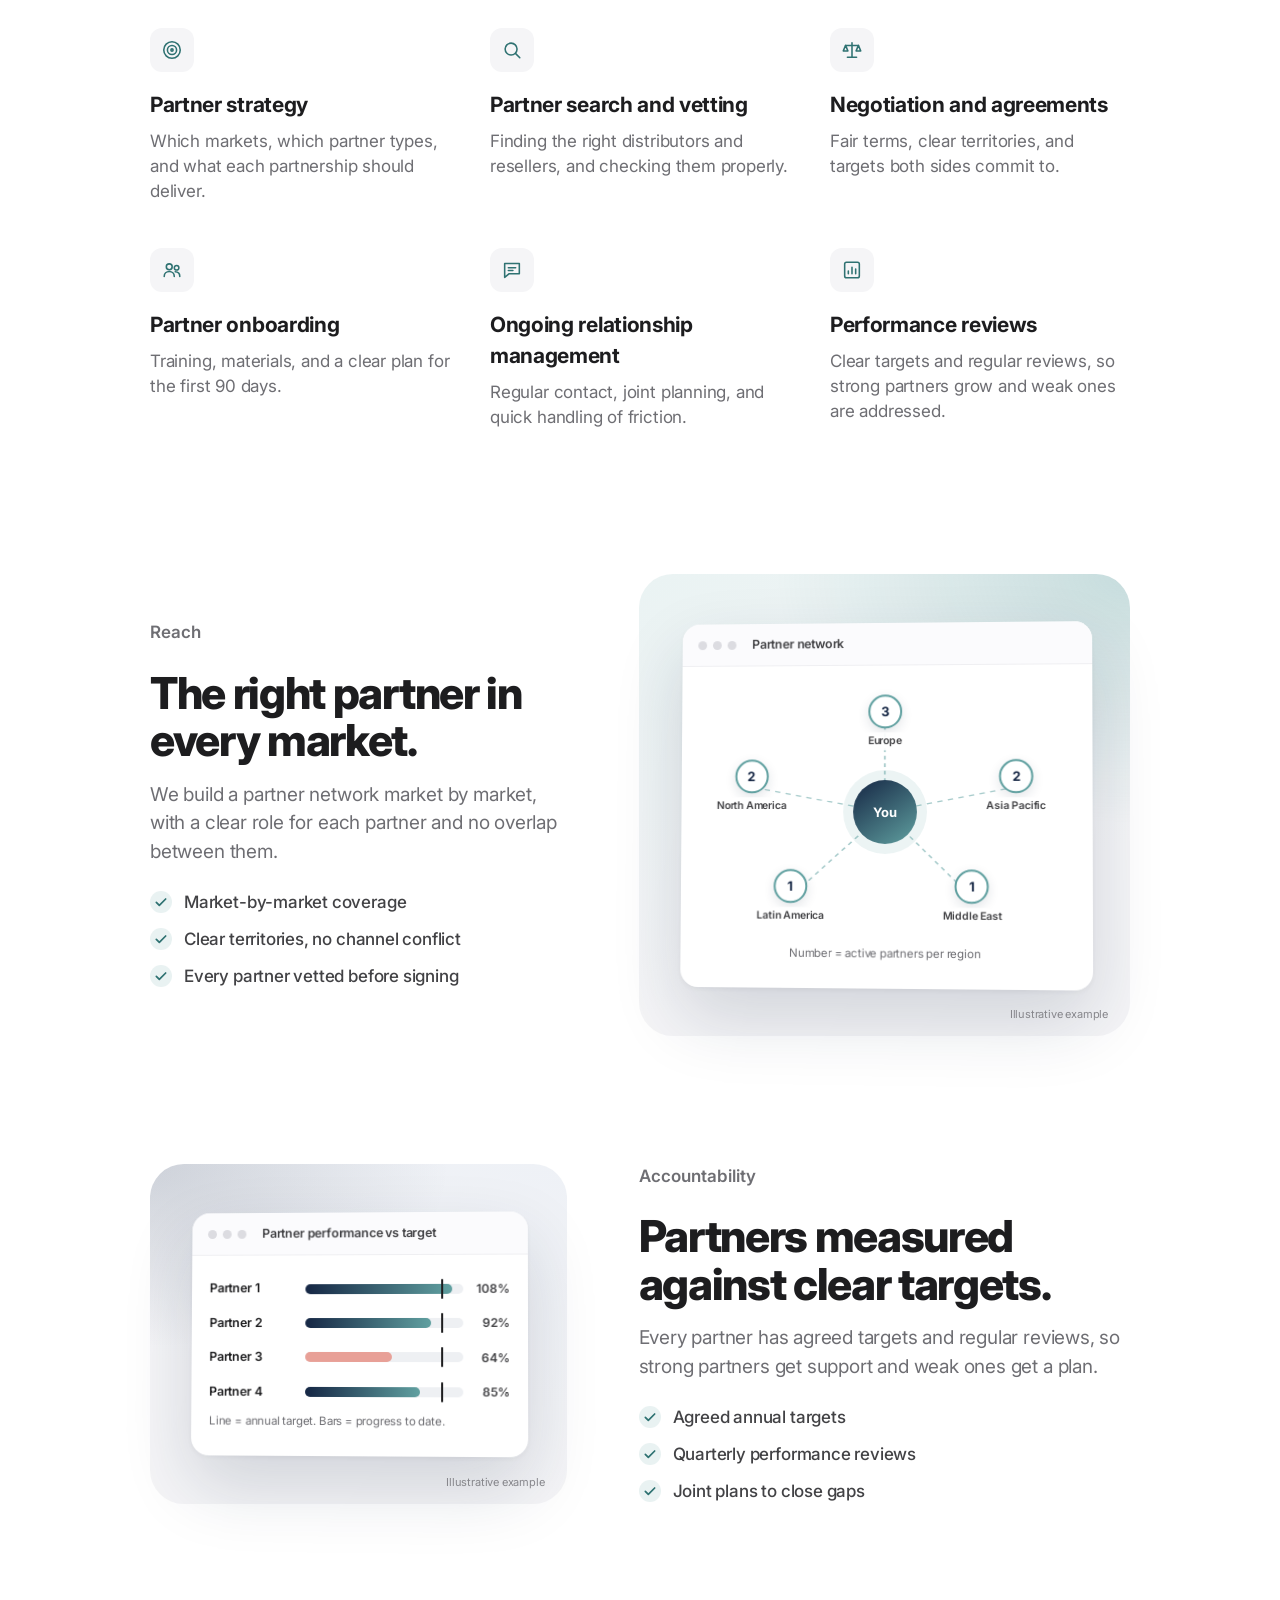
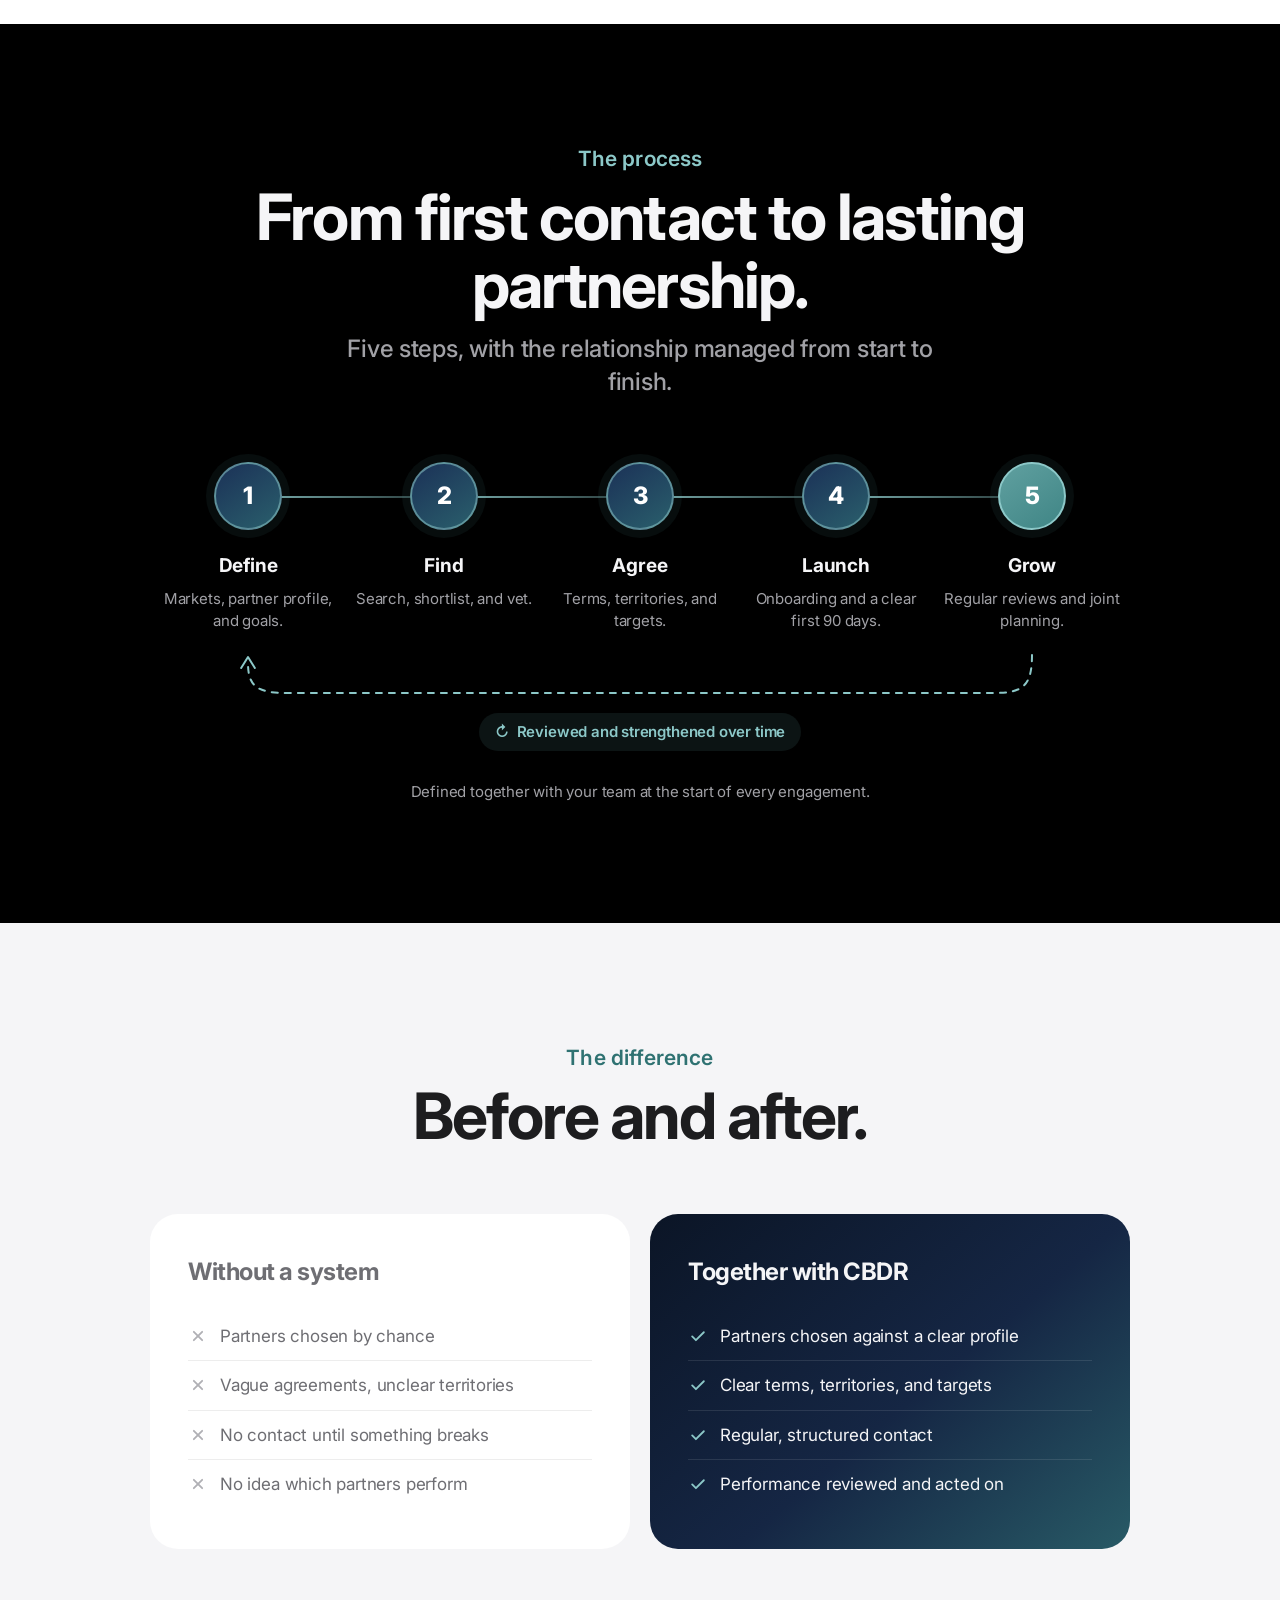
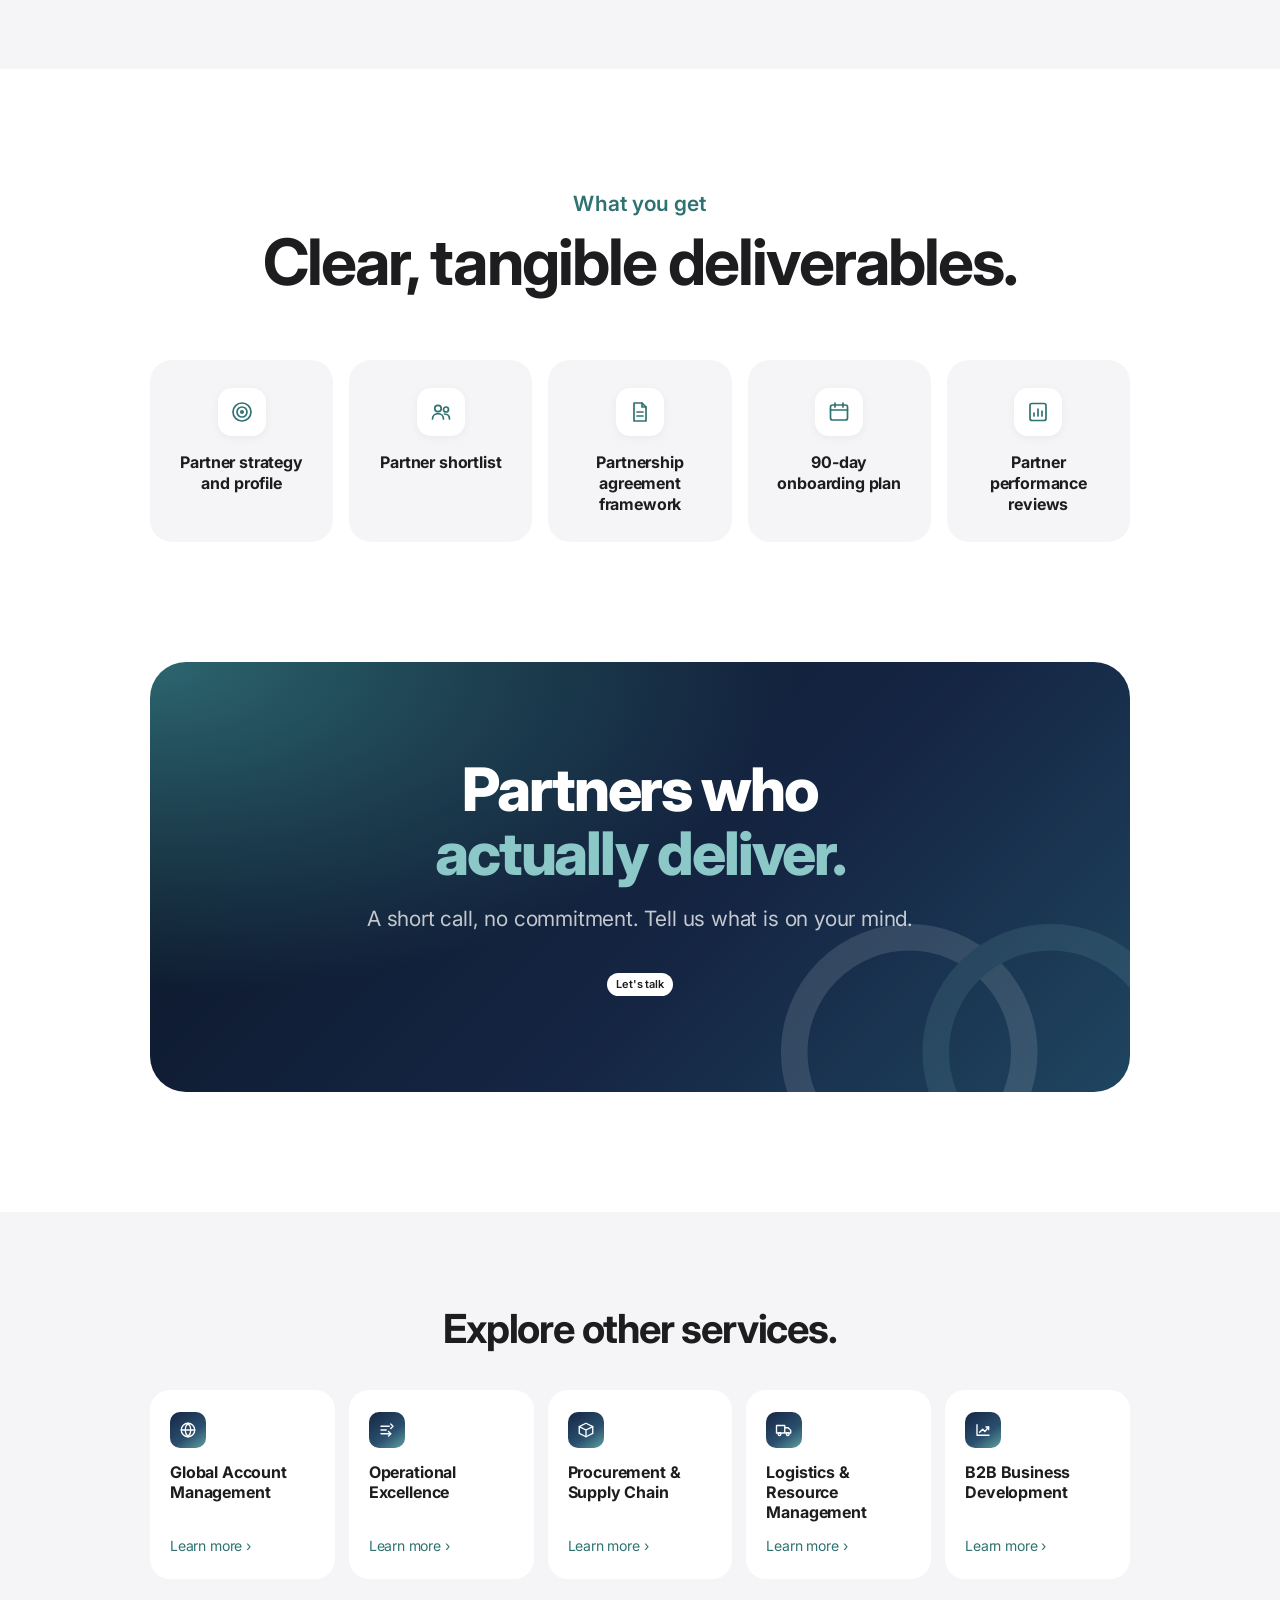
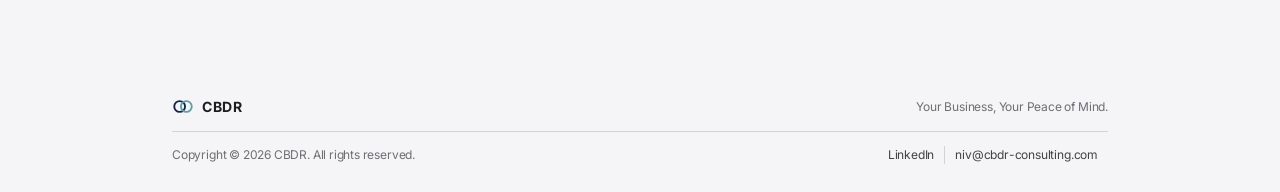
<file: strategic-partnerships.html>
<!DOCTYPE html>
<html lang="en" dir="ltr">
<head>
<meta charset="UTF-8">
<meta name="viewport" content="width=device-width, initial-scale=1.0">
<title>Strategic Partnerships | CBDR</title>
<meta name="description" content="Strategic partnerships and channel development: partner strategy, distributor and reseller search, agreements, onboarding, and ongoing partner management.">
<meta name="robots" content="index, follow">
<meta name="theme-color" content="#fbfbfd">
<link rel="canonical" href="https://cbdr-consulting.com/strategic-partnerships">
<link rel="alternate" hreflang="en" href="https://cbdr-consulting.com/strategic-partnerships">
<link rel="alternate" hreflang="he" href="https://cbdr-consulting.com/strategic-partnerships?lang=he">
<link rel="alternate" hreflang="x-default" href="https://cbdr-consulting.com/strategic-partnerships">
<link rel="icon" type="image/svg+xml" href="favicon.svg">
<meta property="og:type" content="website">
<meta property="og:site_name" content="CBDR">
<meta property="og:url" content="https://cbdr-consulting.com/strategic-partnerships">
<meta property="og:title" content="Strategic Partnerships | CBDR">
<meta property="og:description" content="Strategic partnerships and channel development: partner strategy, distributor and reseller search, agreements, onboarding, and ongoing partner management.">
<meta property="og:image" content="https://cbdr-consulting.com/og-image.jpg">
<meta name="twitter:card" content="summary_large_image">
<script type="application/ld+json">
{
  "@context": "https://schema.org",
  "@type": "Service",
  "name": "Strategic Partnerships",
  "serviceType": "Strategic Partnerships",
  "description": "Strategic partnerships and channel development: partner strategy, distributor and reseller search, agreements, onboarding, and ongoing partner management.",
  "url": "https://cbdr-consulting.com/strategic-partnerships",
  "areaServed": "Worldwide",
  "provider": {
    "@type": "ProfessionalService",
    "name": "CBDR",
    "url": "https://cbdr-consulting.com/"
  }
}
</script>
<!-- ANALYTICS: paste your analytics snippet here -->
<script>document.documentElement.classList.add('js');</script>
<link rel="preconnect" href="https://fonts.googleapis.com">
<link rel="preconnect" href="https://fonts.gstatic.com" crossorigin>
<link href="https://fonts.googleapis.com/css2?family=Inter:wght@400;500;600;700;800&family=Heebo:wght@400;500;600;700;800&display=swap" rel="stylesheet">
<link rel="stylesheet" href="site.css">
</head>
<body>

<svg width="0" height="0" style="position:absolute" aria-hidden="true">
  <defs>
    <symbol id="rings" viewBox="0 0 52 36">
      <circle cx="18" cy="18" r="13" fill="none" stroke="#152644" stroke-width="4.5"/>
      <circle cx="34" cy="18" r="13" fill="none" stroke="#60A0A0" stroke-width="4.5"/>
    </symbol>
  </defs>
</svg>

<!--NAV-START-->
<nav class="gnav" aria-label="Main">
  <div class="gnav-in">
    <a href="index.html" class="brand" aria-label="CBDR home"><svg aria-hidden="true"><use href="#rings"/></svg><b>CBDR</b></a>
    <div class="gnav-links">
      <a href="index.html#about"><span class="t-en">About</span><span class="t-he">מי אנחנו</span></a>
      <button class="svc-btn" type="button" aria-expanded="false" aria-controls="flyout"><span class="t-en">Services</span><span class="t-he">שירותים</span><svg class="chev-d" viewBox="0 0 12 8" aria-hidden="true"><path d="M1 1.5l5 5 5-5"/></svg></button>
      <a href="index.html#process"><span class="t-en">How We Work</span><span class="t-he">איך עובדים</span></a>
      <a href="index.html#founder"><span class="t-en">Founder</span><span class="t-he">המייסד</span></a>
      <a href="index.html#contact"><span class="t-en">Contact</span><span class="t-he">צור קשר</span></a>
    </div>
    <div class="gnav-right">
      <div class="lang" role="group" aria-label="Language">
        <button class="ltb on" data-l="en" onclick="setL('en')">EN</button>
        <button class="ltb" data-l="he" onclick="setL('he')">עב</button>
      </div>
      <button class="burger" type="button" aria-label="Menu" aria-expanded="false" aria-controls="mnav"><span></span><span></span></button>
    </div>
  </div>
</nav>
<div class="fly-dim" aria-hidden="true"></div>
<div class="flyout" id="flyout">
  <div class="fly-in">
    <div class="fly-head">
      <p class="fly-eyebrow"><span class="t-en">Services</span><span class="t-he">שירותים</span></p>
      <p class="fly-lead"><span class="t-en">Different areas, one approach.</span><span class="t-he">תחומים שונים, גישה אחת.</span></p>
      <a class="more" href="index.html#services"><span class="t-en">All services</span><span class="t-he">כל השירותים</span> <span class="chev">›</span></a>
    </div>
    <div class="fly-grid"><a class="fly-item" href="global-account-management.html"><span class="ico"><svg viewBox="0 0 24 24" aria-hidden="true"><circle cx="12" cy="12" r="9"/><path d="M3 12h18M12 3c2.5 2.6 3.8 5.6 3.8 9s-1.3 6.4-3.8 9c-2.5-2.6-3.8-5.6-3.8-9S9.5 5.6 12 3z"/></svg></span><span class="txt"><b><span class="t-en">Global Account Management</span><span class="t-he">ניהול תיקי לקוחות גלובליים</span></b><small><span class="t-en">Senior care for international clients</span><span class="t-he">ליווי בכיר ללקוחות בינלאומיים</span></small></span></a><a class="fly-item" href="operational-excellence.html"><span class="ico"><svg viewBox="0 0 24 24" aria-hidden="true"><path d="M4 7h11M4 12h7M4 17h13"/><path d="M17 4l3 3-3 3M14 14l3 3-3 3"/></svg></span><span class="txt"><b><span class="t-en">Operational Excellence</span><span class="t-he">מצוינות תפעולית</span></b><small><span class="t-en">Leaner processes that scale</span><span class="t-he">תהליכים רזים שגדלים איתכם</span></small></span></a><a class="fly-item" href="procurement-supply-chain.html"><span class="ico"><svg viewBox="0 0 24 24" aria-hidden="true"><path d="M3 7.5L12 3l9 4.5v9L12 21l-9-4.5z"/><path d="M3 7.5L12 12l9-4.5M12 12v9"/></svg></span><span class="txt"><b><span class="t-en">Procurement &amp; Supply Chain</span><span class="t-he">רכש ושרשרת אספקה</span></b><small><span class="t-en">Better suppliers and terms</span><span class="t-he">ספקים ותנאים טובים יותר</span></small></span></a><a class="fly-item" href="logistics-resource-management.html"><span class="ico"><svg viewBox="0 0 24 24" aria-hidden="true"><path d="M2 6h11v10H2zM13 9h4.5L21 12.5V16h-8z"/><circle cx="6" cy="17.5" r="1.8"/><circle cx="17" cy="17.5" r="1.8"/></svg></span><span class="txt"><b><span class="t-en">Logistics &amp; Resource Management</span><span class="t-he">ניהול לוגיסטיקה ומשאבים</span></b><small><span class="t-en">Shipping, stock, and capacity</span><span class="t-he">שילוח, מלאי וקיבולת</span></small></span></a><a class="fly-item" href="strategic-partnerships.html" aria-current="page"><span class="ico"><svg viewBox="0 0 24 24" aria-hidden="true"><circle cx="9" cy="12" r="5.5"/><circle cx="15" cy="12" r="5.5"/></svg></span><span class="txt"><b><span class="t-en">Strategic Partnerships</span><span class="t-he">שותפויות אסטרטגיות</span></b><small><span class="t-en">Distributors and channel partners</span><span class="t-he">מפיצים ושותפי ערוץ</span></small></span></a><a class="fly-item" href="b2b-business-development.html"><span class="ico"><svg viewBox="0 0 24 24" aria-hidden="true"><path d="M4 19V5M4 19h16"/><path d="M7.5 15l4-4 3 3 5-6"/><path d="M16 8h3.5v3.5"/></svg></span><span class="txt"><b><span class="t-en">B2B Business Development</span><span class="t-he">פיתוח עסקי B2B</span></b><small><span class="t-en">A pipeline that keeps moving</span><span class="t-he">פייפליין שלא נעצר</span></small></span></a></div>
  </div>
</div>
<div class="mnav" id="mnav">
  <div class="mnav-in">
    <p class="m-label"><span class="t-en">Services</span><span class="t-he">שירותים</span></p>
    <div class="m-list"><a class="m-item" href="global-account-management.html"><span class="ico"><svg viewBox="0 0 24 24" aria-hidden="true"><circle cx="12" cy="12" r="9"/><path d="M3 12h18M12 3c2.5 2.6 3.8 5.6 3.8 9s-1.3 6.4-3.8 9c-2.5-2.6-3.8-5.6-3.8-9S9.5 5.6 12 3z"/></svg></span><span class="txt"><b><span class="t-en">Global Account Management</span><span class="t-he">ניהול תיקי לקוחות גלובליים</span></b><small><span class="t-en">Senior care for international clients</span><span class="t-he">ליווי בכיר ללקוחות בינלאומיים</span></small></span></a><a class="m-item" href="operational-excellence.html"><span class="ico"><svg viewBox="0 0 24 24" aria-hidden="true"><path d="M4 7h11M4 12h7M4 17h13"/><path d="M17 4l3 3-3 3M14 14l3 3-3 3"/></svg></span><span class="txt"><b><span class="t-en">Operational Excellence</span><span class="t-he">מצוינות תפעולית</span></b><small><span class="t-en">Leaner processes that scale</span><span class="t-he">תהליכים רזים שגדלים איתכם</span></small></span></a><a class="m-item" href="procurement-supply-chain.html"><span class="ico"><svg viewBox="0 0 24 24" aria-hidden="true"><path d="M3 7.5L12 3l9 4.5v9L12 21l-9-4.5z"/><path d="M3 7.5L12 12l9-4.5M12 12v9"/></svg></span><span class="txt"><b><span class="t-en">Procurement &amp; Supply Chain</span><span class="t-he">רכש ושרשרת אספקה</span></b><small><span class="t-en">Better suppliers and terms</span><span class="t-he">ספקים ותנאים טובים יותר</span></small></span></a><a class="m-item" href="logistics-resource-management.html"><span class="ico"><svg viewBox="0 0 24 24" aria-hidden="true"><path d="M2 6h11v10H2zM13 9h4.5L21 12.5V16h-8z"/><circle cx="6" cy="17.5" r="1.8"/><circle cx="17" cy="17.5" r="1.8"/></svg></span><span class="txt"><b><span class="t-en">Logistics &amp; Resource Management</span><span class="t-he">ניהול לוגיסטיקה ומשאבים</span></b><small><span class="t-en">Shipping, stock, and capacity</span><span class="t-he">שילוח, מלאי וקיבולת</span></small></span></a><a class="m-item" href="strategic-partnerships.html" aria-current="page"><span class="ico"><svg viewBox="0 0 24 24" aria-hidden="true"><circle cx="9" cy="12" r="5.5"/><circle cx="15" cy="12" r="5.5"/></svg></span><span class="txt"><b><span class="t-en">Strategic Partnerships</span><span class="t-he">שותפויות אסטרטגיות</span></b><small><span class="t-en">Distributors and channel partners</span><span class="t-he">מפיצים ושותפי ערוץ</span></small></span></a><a class="m-item" href="b2b-business-development.html"><span class="ico"><svg viewBox="0 0 24 24" aria-hidden="true"><path d="M4 19V5M4 19h16"/><path d="M7.5 15l4-4 3 3 5-6"/><path d="M16 8h3.5v3.5"/></svg></span><span class="txt"><b><span class="t-en">B2B Business Development</span><span class="t-he">פיתוח עסקי B2B</span></b><small><span class="t-en">A pipeline that keeps moving</span><span class="t-he">פייפליין שלא נעצר</span></small></span></a></div>
    <p class="m-label"><span class="t-en">CBDR</span><span class="t-he">CBDR</span></p>
    <div class="m-links"><a href="index.html#about"><span class="t-en">About</span><span class="t-he">מי אנחנו</span></a><a href="index.html#process"><span class="t-en">How We Work</span><span class="t-he">איך עובדים</span></a><a href="index.html#founder"><span class="t-en">Founder</span><span class="t-he">המייסד</span></a><a href="index.html#contact"><span class="t-en">Contact</span><span class="t-he">צור קשר</span></a></div>
  </div>
</div>
<!--NAV-END-->

<main id="top">

<section class="svc-hero">
  <p class="crumb rv"><a href="index.html#services"><span class="t-en">Services</span><span class="t-he">שירותים</span></a> <span class="chev">›</span> <span class="t-en">Strategic Partnerships</span><span class="t-he">שותפויות אסטרטגיות</span></p>
  <div class="hero-ico rv"><svg viewBox="0 0 24 24" aria-hidden="true"><circle cx="9" cy="12" r="5.5"/><circle cx="15" cy="12" r="5.5"/></svg></div>
  <p class="eyebrow rv d1"><span class="t-en">Strategic Partnerships</span><span class="t-he">שותפויות אסטרטגיות</span></p>
  <h1 class="rv d1"><span class="t-en">The right partners. Kept productive.</span><span class="t-he">השותפים הנכונים. שנשארים פוריים.</span></h1>
  <p class="subhead rv d2"><span class="t-en">Distributors, resellers, and channel partners, chosen carefully and managed long after the first handshake.</span><span class="t-he">מפיצים, משווקים ושותפי ערוץ, שנבחרים בקפידה ומנוהלים הרבה אחרי לחיצת היד הראשונה.</span></p>
  <div class="cta-row rv d3">
    <a href="index.html#contact" class="pill"><span class="t-en">Let's talk</span><span class="t-he">בואו נדבר</span></a>
    <a href="#how" class="more"><span class="t-en">See how it works</span><span class="t-he">איך זה עובד</span> <span class="chev">›</span></a>
  </div>
</section>

<section class="section bg-mist">
  <div class="inner">
    <div class="head-block center">
      <p class="eyebrow rv"><span class="t-en">Sound familiar?</span><span class="t-he">נשמע מוכר?</span></p>
      <h2 class="headline rv d1"><span class="t-en">When partnerships stay on paper.</span><span class="t-he">כששותפויות נשארות על הנייר.</span></h2>
    </div>
    <div class="signs"><div class="sign rv"><div class="q">01</div><p><span class="t-en">You signed partners who never really sold.</span><span class="t-he">חתמתם עם שותפים שאף פעם לא באמת מכרו.</span></p></div><div class="sign rv d1"><div class="q">02</div><p><span class="t-en">You want to enter a new market, but don't know who to work with.</span><span class="t-he">אתם רוצים להיכנס לשוק חדש, ולא יודעים עם מי לעבוד.</span></p></div><div class="sign rv d2"><div class="q">03</div><p><span class="t-en">Partners compete with each other, or with you.</span><span class="t-he">השותפים מתחרים זה בזה, או בכם.</span></p></div></div>
  </div>
</section>

<section class="section">
  <div class="inner">
    <div class="head-block center">
      <p class="eyebrow rv"><span class="t-en">What we do together</span><span class="t-he">מה אנחנו עושים ביחד</span></p>
      <h2 class="headline rv d1"><span class="t-en">Partnerships that actually deliver.</span><span class="t-he">שותפויות שבאמת מביאות תוצאות.</span></h2>
    </div>
    <div class="caps"><div class="cap rv"><div class="ico"><svg viewBox="0 0 24 24" aria-hidden="true"><circle cx="12" cy="12" r="9"/><circle cx="12" cy="12" r="5"/><circle cx="12" cy="12" r="1.2"/></svg></div><h3><span class="t-en">Partner strategy</span><span class="t-he">אסטרטגיית שותפים</span></h3><p><span class="t-en">Which markets, which partner types, and what each partnership should deliver.</span><span class="t-he">אילו שווקים, אילו סוגי שותפים, ומה כל שותפות צריכה להביא.</span></p></div><div class="cap rv d1"><div class="ico"><svg viewBox="0 0 24 24" aria-hidden="true"><circle cx="11" cy="11" r="6.5"/><path d="M16 16l4.5 4.5"/></svg></div><h3><span class="t-en">Partner search and vetting</span><span class="t-he">איתור ובדיקת שותפים</span></h3><p><span class="t-en">Finding the right distributors and resellers, and checking them properly.</span><span class="t-he">איתור המפיצים והמשווקים הנכונים, ובדיקה יסודית שלהם.</span></p></div><div class="cap rv d2"><div class="ico"><svg viewBox="0 0 24 24" aria-hidden="true"><path d="M12 4v16M7 20h10M5 7h14"/><path d="M5 7l-2.5 6h5zM19 7l-2.5 6h5z"/></svg></div><h3><span class="t-en">Negotiation and agreements</span><span class="t-he">משא ומתן והסכמים</span></h3><p><span class="t-en">Fair terms, clear territories, and targets both sides commit to.</span><span class="t-he">תנאים הוגנים, טריטוריות ברורות ויעדים ששני הצדדים מתחייבים אליהם.</span></p></div><div class="cap rv"><div class="ico"><svg viewBox="0 0 24 24" aria-hidden="true"><circle cx="9" cy="8.5" r="3.2"/><path d="M3.5 19c0-3.2 2.5-5.3 5.5-5.3s5.5 2.1 5.5 5.3"/><circle cx="17" cy="9.5" r="2.5"/><path d="M15.5 14c2.8.1 5 1.9 5 5"/></svg></div><h3><span class="t-en">Partner onboarding</span><span class="t-he">קליטת שותפים</span></h3><p><span class="t-en">Training, materials, and a clear plan for the first 90 days.</span><span class="t-he">הדרכה, חומרים ותוכנית ברורה ל-90 הימים הראשונים.</span></p></div><div class="cap rv d1"><div class="ico"><svg viewBox="0 0 24 24" aria-hidden="true"><path d="M4 5h16v11H9l-5 4z"/><path d="M8 9.5h8M8 12.5h5"/></svg></div><h3><span class="t-en">Ongoing relationship management</span><span class="t-he">ניהול קשר שוטף</span></h3><p><span class="t-en">Regular contact, joint planning, and quick handling of friction.</span><span class="t-he">קשר קבוע, תכנון משותף, וטיפול מהיר בחיכוכים.</span></p></div><div class="cap rv d2"><div class="ico"><svg viewBox="0 0 24 24" aria-hidden="true"><rect x="4" y="3.5" width="16" height="17" rx="2"/><path d="M8 16v-3M12 16V9M16 16v-5"/></svg></div><h3><span class="t-en">Performance reviews</span><span class="t-he">סקירות ביצועים</span></h3><p><span class="t-en">Clear targets and regular reviews, so strong partners grow and weak ones are addressed.</span><span class="t-he">יעדים ברורים וסקירות קבועות, כך ששותפים חזקים גדלים ושותפים חלשים מקבלים מענה.</span></p></div></div>
  </div>
</section>

<section class="section" style="padding-top:24px">
  <div class="inner"><div class="show"><div class="show-txt rv"><p class="eyebrow"><span class="t-en">Reach</span><span class="t-he">פריסה</span></p><h3><span class="t-en">The right partner in every market.</span><span class="t-he">השותף הנכון בכל שוק.</span></h3><p><span class="t-en">We build a partner network market by market, with a clear role for each partner and no overlap between them.</span><span class="t-he">בונים רשת שותפים שוק אחרי שוק, עם תפקיד ברור לכל שותף ובלי חפיפה ביניהם.</span></p><ul><li><svg viewBox="0 0 24 24"><path d="M5 12.5l4.5 4.5L19 7.5"/></svg><span><span class="t-en">Market-by-market coverage</span><span class="t-he">כיסוי שוק אחרי שוק</span></span></li><li><svg viewBox="0 0 24 24"><path d="M5 12.5l4.5 4.5L19 7.5"/></svg><span><span class="t-en">Clear territories, no channel conflict</span><span class="t-he">טריטוריות ברורות, בלי התנגשויות</span></span></li><li><svg viewBox="0 0 24 24"><path d="M5 12.5l4.5 4.5L19 7.5"/></svg><span><span class="t-en">Every partner vetted before signing</span><span class="t-he">כל שותף נבדק לפני חתימה</span></span></li></ul></div><div class="show-vis rv d1"><div class="mock " aria-hidden="true"><div class="mock-bar"><i></i><i></i><i></i><b><span class="t-en">Partner network</span><span class="t-he">רשת שותפים</span></b></div><div class="mock-body"><div class="n-wrap"><svg viewBox="0 0 100 100" preserveAspectRatio="none"><line x1="50" y1="50" x2="50" y2="14"/><line x1="50" y1="50" x2="86" y2="40"/><line x1="50" y1="50" x2="74" y2="84"/><line x1="50" y1="50" x2="24" y2="84"/><line x1="50" y1="50" x2="13" y2="40"/></svg><span class="n-hub" style="left:50%;top:50%"><span class="t-en">You</span><span class="t-he">אתם</span></span><span class="n-node" style="left:50%;top:14%"><b>3</b><small><span class="t-en">Europe</span><span class="t-he">אירופה</span></small></span><span class="n-node" style="left:86%;top:40%"><b>2</b><small><span class="t-en">Asia Pacific</span><span class="t-he">אסיה-פסיפיק</span></small></span><span class="n-node" style="left:74%;top:84%"><b>1</b><small><span class="t-en">Middle East</span><span class="t-he">המזרח התיכון</span></small></span><span class="n-node" style="left:24%;top:84%"><b>1</b><small><span class="t-en">Latin America</span><span class="t-he">אמריקה הלטינית</span></small></span><span class="n-node" style="left:13%;top:40%"><b>2</b><small><span class="t-en">North America</span><span class="t-he">צפון אמריקה</span></small></span></div><p class="m-lbl n-cap"><span class="t-en">Number = active partners per region</span><span class="t-he">מספר = שותפים פעילים לכל אזור</span></p></div></div><span class="note"><span class="t-en">Illustrative example</span><span class="t-he">דוגמה להמחשה</span></span></div></div><div class="show rev"><div class="show-txt rv"><p class="eyebrow"><span class="t-en">Accountability</span><span class="t-he">מחויבות</span></p><h3><span class="t-en">Partners measured against clear targets.</span><span class="t-he">שותפים שנמדדים מול יעדים ברורים.</span></h3><p><span class="t-en">Every partner has agreed targets and regular reviews, so strong partners get support and weak ones get a plan.</span><span class="t-he">לכל שותף יש יעדים מוסכמים וסקירות קבועות, כך ששותפים חזקים מקבלים תמיכה ושותפים חלשים מקבלים תוכנית.</span></p><ul><li><svg viewBox="0 0 24 24"><path d="M5 12.5l4.5 4.5L19 7.5"/></svg><span><span class="t-en">Agreed annual targets</span><span class="t-he">יעדים שנתיים מוסכמים</span></span></li><li><svg viewBox="0 0 24 24"><path d="M5 12.5l4.5 4.5L19 7.5"/></svg><span><span class="t-en">Quarterly performance reviews</span><span class="t-he">סקירות ביצועים רבעוניות</span></span></li><li><svg viewBox="0 0 24 24"><path d="M5 12.5l4.5 4.5L19 7.5"/></svg><span><span class="t-en">Joint plans to close gaps</span><span class="t-he">תוכניות משותפות לסגירת פערים</span></span></li></ul></div><div class="show-vis rv d1"><div class="mock " aria-hidden="true"><div class="mock-bar"><i></i><i></i><i></i><b><span class="t-en">Partner performance vs target</span><span class="t-he">ביצועי שותפים מול יעד</span></b></div><div class="mock-body"><div class="h-r"><span class="h-l"><span class="t-en">Partner 1</span><span class="t-he">שותף 1</span></span><span class="h-t"><i class="" style="width:93%"></i><em style="inset-inline-start:86%"></em></span><span class="h-v">108%</span></div><div class="h-r"><span class="h-l"><span class="t-en">Partner 2</span><span class="t-he">שותף 2</span></span><span class="h-t"><i class="" style="width:80%"></i><em style="inset-inline-start:86%"></em></span><span class="h-v">92%</span></div><div class="h-r"><span class="h-l"><span class="t-en">Partner 3</span><span class="t-he">שותף 3</span></span><span class="h-t"><i class="low" style="width:55%"></i><em style="inset-inline-start:86%"></em></span><span class="h-v">64%</span></div><div class="h-r"><span class="h-l"><span class="t-en">Partner 4</span><span class="t-he">שותף 4</span></span><span class="h-t"><i class="" style="width:73%"></i><em style="inset-inline-start:86%"></em></span><span class="h-v">85%</span></div><p class="m-lbl"><span class="t-en">Line = annual target. Bars = progress to date.</span><span class="t-he">הקו = היעד השנתי. העמודות = ההתקדמות עד כה.</span></p></div></div><span class="note"><span class="t-en">Illustrative example</span><span class="t-he">דוגמה להמחשה</span></span></div></div></div>
</section>

<section class="section bg-dark" id="how">
  <div class="inner">
    <div class="head-block center">
      <p class="eyebrow rv"><span class="t-en">The process</span><span class="t-he">התהליך</span></p>
      <h2 class="headline rv d1"><span class="t-en">From first contact to lasting partnership.</span><span class="t-he">מקשר ראשון לשותפות מתמשכת.</span></h2>
      <p class="subhead rv d2"><span class="t-en">Five steps, with the relationship managed from start to finish.</span><span class="t-he">חמישה שלבים, עם ניהול הקשר מההתחלה ועד הסוף.</span></p>
    </div>
    <div class="flow-wrap">
      <ol class="flow" style="--n:5"><li class="rv"><div class="node">1</div><h3><span class="t-en">Define</span><span class="t-he">הגדרה</span></h3><p><span class="t-en">Markets, partner profile, and goals.</span><span class="t-he">שווקים, פרופיל שותף ויעדים.</span></p></li><li class="rv d1"><div class="node">2</div><h3><span class="t-en">Find</span><span class="t-he">איתור</span></h3><p><span class="t-en">Search, shortlist, and vet.</span><span class="t-he">חיפוש, סינון ובדיקה.</span></p></li><li class="rv d2"><div class="node">3</div><h3><span class="t-en">Agree</span><span class="t-he">הסכמה</span></h3><p><span class="t-en">Terms, territories, and targets.</span><span class="t-he">תנאים, טריטוריות ויעדים.</span></p></li><li class="rv d3"><div class="node">4</div><h3><span class="t-en">Launch</span><span class="t-he">השקה</span></h3><p><span class="t-en">Onboarding and a clear first 90 days.</span><span class="t-he">קליטה ו-90 ימים ראשונים מוגדרים.</span></p></li><li class="rv d3"><div class="node">5</div><h3><span class="t-en">Grow</span><span class="t-he">צמיחה</span></h3><p><span class="t-en">Regular reviews and joint planning.</span><span class="t-he">סקירות קבועות ותכנון משותף.</span></p></li></ol>
      <div class="loop-box rv"><svg viewBox="0 0 1000 46" preserveAspectRatio="none" fill="none" aria-hidden="true"><path d="M 900 2 C 900 34, 890 40, 860 40 L 140 40 C 110 40, 100 34, 100 10" stroke="#8cc8c8" stroke-width="2" stroke-dasharray="6 7" stroke-linecap="round" vector-effect="non-scaling-stroke"/><polyline points="93,15 100,4 107,15" stroke="#8cc8c8" stroke-width="2" fill="none" stroke-linecap="round" stroke-linejoin="round" vector-effect="non-scaling-stroke"/></svg><span class="lbl">↻ <span class="t-en">Reviewed and strengthened over time</span><span class="t-he">נבחן ומתחזק לאורך זמן</span></span></div>
      <p class="rv" style="text-align:center;margin-top:30px;font-size:15px;color:#a1a1a6"><span class="t-en">Defined together with your team at the start of every engagement.</span><span class="t-he">מוגדר יחד עם הצוות שלכם בתחילת כל התקשרות.</span></p>
    </div>
  </div>
</section>

<section class="section bg-mist">
  <div class="inner">
    <div class="head-block center">
      <p class="eyebrow rv"><span class="t-en">The difference</span><span class="t-he">ההבדל</span></p>
      <h2 class="headline rv d1"><span class="t-en">Before and after.</span><span class="t-he">לפני ואחרי.</span></h2>
    </div>
    <div class="ba">
      <div class="ba-col ba-before rv"><h3><span class="t-en">Without a system</span><span class="t-he">בלי שיטה</span></h3><ul><li><svg viewBox="0 0 24 24"><path d="M7 7l10 10M17 7L7 17"/></svg><span><span class="t-en">Partners chosen by chance</span><span class="t-he">שותפים שנבחרו במקרה</span></span></li><li><svg viewBox="0 0 24 24"><path d="M7 7l10 10M17 7L7 17"/></svg><span><span class="t-en">Vague agreements, unclear territories</span><span class="t-he">הסכמים מעורפלים וטריטוריות לא ברורות</span></span></li><li><svg viewBox="0 0 24 24"><path d="M7 7l10 10M17 7L7 17"/></svg><span><span class="t-en">No contact until something breaks</span><span class="t-he">אין קשר עד שמשהו נשבר</span></span></li><li><svg viewBox="0 0 24 24"><path d="M7 7l10 10M17 7L7 17"/></svg><span><span class="t-en">No idea which partners perform</span><span class="t-he">אין מושג אילו שותפים מביאים תוצאות</span></span></li></ul></div>
      <div class="ba-col ba-after rv d1"><h3><span class="t-en">Together with CBDR</span><span class="t-he">יחד עם CBDR</span></h3><ul><li><svg viewBox="0 0 24 24"><path d="M5 12.5l4.5 4.5L19 7.5"/></svg><span><span class="t-en">Partners chosen against a clear profile</span><span class="t-he">שותפים שנבחרים לפי פרופיל ברור</span></span></li><li><svg viewBox="0 0 24 24"><path d="M5 12.5l4.5 4.5L19 7.5"/></svg><span><span class="t-en">Clear terms, territories, and targets</span><span class="t-he">תנאים, טריטוריות ויעדים ברורים</span></span></li><li><svg viewBox="0 0 24 24"><path d="M5 12.5l4.5 4.5L19 7.5"/></svg><span><span class="t-en">Regular, structured contact</span><span class="t-he">קשר קבוע ומובנה</span></span></li><li><svg viewBox="0 0 24 24"><path d="M5 12.5l4.5 4.5L19 7.5"/></svg><span><span class="t-en">Performance reviewed and acted on</span><span class="t-he">ביצועים שנבחנים ומקבלים מענה</span></span></li></ul></div>
    </div>
  </div>
</section>

<section class="section">
  <div class="inner">
    <div class="head-block center">
      <p class="eyebrow rv"><span class="t-en">What you get</span><span class="t-he">מה אתם מקבלים</span></p>
      <h2 class="headline rv d1"><span class="t-en">Clear, tangible deliverables.</span><span class="t-he">תוצרים ברורים ומוחשיים.</span></h2>
    </div>
    <div class="deliv" style="--dn:5"><div class="dv rv"><div class="ico"><svg viewBox="0 0 24 24" aria-hidden="true"><circle cx="12" cy="12" r="9"/><circle cx="12" cy="12" r="5"/><circle cx="12" cy="12" r="1.2"/></svg></div><h3><span class="t-en">Partner strategy and profile</span><span class="t-he">אסטרטגיה ופרופיל שותף</span></h3></div><div class="dv rv d1"><div class="ico"><svg viewBox="0 0 24 24" aria-hidden="true"><circle cx="9" cy="8.5" r="3.2"/><path d="M3.5 19c0-3.2 2.5-5.3 5.5-5.3s5.5 2.1 5.5 5.3"/><circle cx="17" cy="9.5" r="2.5"/><path d="M15.5 14c2.8.1 5 1.9 5 5"/></svg></div><h3><span class="t-en">Partner shortlist</span><span class="t-he">רשימה מצומצמת של שותפים</span></h3></div><div class="dv rv d2"><div class="ico"><svg viewBox="0 0 24 24" aria-hidden="true"><path d="M6 3h8l4 4v14H6z"/><path d="M14 3v4h4M9 12h6M9 16h6"/></svg></div><h3><span class="t-en">Partnership agreement framework</span><span class="t-he">מסגרת הסכם שותפות</span></h3></div><div class="dv rv d3"><div class="ico"><svg viewBox="0 0 24 24" aria-hidden="true"><rect x="3.5" y="5" width="17" height="15" rx="2"/><path d="M3.5 10h17M8 3v4M16 3v4"/></svg></div><h3><span class="t-en">90-day onboarding plan</span><span class="t-he">תוכנית קליטה ל-90 יום</span></h3></div><div class="dv rv d3"><div class="ico"><svg viewBox="0 0 24 24" aria-hidden="true"><rect x="4" y="3.5" width="16" height="17" rx="2"/><path d="M8 16v-3M12 16V9M16 16v-5"/></svg></div><h3><span class="t-en">Partner performance reviews</span><span class="t-he">סקירות ביצועי שותפים</span></h3></div></div>
  </div>
</section>

<section class="final">
  <div class="final-card rv">
    <svg class="final-rings" viewBox="0 0 52 36" aria-hidden="true"><circle cx="18" cy="18" r="13" fill="none" stroke="#fff" stroke-width="3"/><circle cx="34" cy="18" r="13" fill="none" stroke="#8cc8c8" stroke-width="3"/></svg>
    <h2><span class="t-en">Partners who<br><em>actually deliver.</em></span><span class="t-he">שותפים<br><em>שבאמת מביאים תוצאות.</em></span></h2>
    <p><span class="t-en">A short call, no commitment. Tell us what is on your mind.</span><span class="t-he">שיחה קצרה, בלי התחייבות. ספרו לנו מה מטריד אתכם.</span></p>
    <a href="index.html#contact" class="pill light"><span class="t-en">Let's talk</span><span class="t-he">בואו נדבר</span></a>
  </div>
</section>

<section class="section bg-mist" style="padding-top:96px;padding-bottom:96px">
  <div class="inner">
    <div class="head-block center" style="margin-bottom:40px">
      <h2 class="headline rv" style="font-size:clamp(28px,3.6vw,40px)"><span class="t-en">Explore other services.</span><span class="t-he">שירותים נוספים.</span></h2>
    </div>
    <div class="others"><a class="other" href="global-account-management.html"><span class="ico"><svg viewBox="0 0 24 24" aria-hidden="true"><circle cx="12" cy="12" r="9"/><path d="M3 12h18M12 3c2.5 2.6 3.8 5.6 3.8 9s-1.3 6.4-3.8 9c-2.5-2.6-3.8-5.6-3.8-9S9.5 5.6 12 3z"/></svg></span><b><span class="t-en">Global Account Management</span><span class="t-he">ניהול תיקי לקוחות גלובליים</span></b><span class="more"><span class="t-en">Learn more</span><span class="t-he">למידע נוסף</span> <span class="chev">›</span></span></a><a class="other" href="operational-excellence.html"><span class="ico"><svg viewBox="0 0 24 24" aria-hidden="true"><path d="M4 7h11M4 12h7M4 17h13"/><path d="M17 4l3 3-3 3M14 14l3 3-3 3"/></svg></span><b><span class="t-en">Operational Excellence</span><span class="t-he">מצוינות תפעולית</span></b><span class="more"><span class="t-en">Learn more</span><span class="t-he">למידע נוסף</span> <span class="chev">›</span></span></a><a class="other" href="procurement-supply-chain.html"><span class="ico"><svg viewBox="0 0 24 24" aria-hidden="true"><path d="M3 7.5L12 3l9 4.5v9L12 21l-9-4.5z"/><path d="M3 7.5L12 12l9-4.5M12 12v9"/></svg></span><b><span class="t-en">Procurement &amp; Supply Chain</span><span class="t-he">רכש ושרשרת אספקה</span></b><span class="more"><span class="t-en">Learn more</span><span class="t-he">למידע נוסף</span> <span class="chev">›</span></span></a><a class="other" href="logistics-resource-management.html"><span class="ico"><svg viewBox="0 0 24 24" aria-hidden="true"><path d="M2 6h11v10H2zM13 9h4.5L21 12.5V16h-8z"/><circle cx="6" cy="17.5" r="1.8"/><circle cx="17" cy="17.5" r="1.8"/></svg></span><b><span class="t-en">Logistics &amp; Resource Management</span><span class="t-he">ניהול לוגיסטיקה ומשאבים</span></b><span class="more"><span class="t-en">Learn more</span><span class="t-he">למידע נוסף</span> <span class="chev">›</span></span></a><a class="other" href="b2b-business-development.html"><span class="ico"><svg viewBox="0 0 24 24" aria-hidden="true"><path d="M4 19V5M4 19h16"/><path d="M7.5 15l4-4 3 3 5-6"/><path d="M16 8h3.5v3.5"/></svg></span><b><span class="t-en">B2B Business Development</span><span class="t-he">פיתוח עסקי B2B</span></b><span class="more"><span class="t-en">Learn more</span><span class="t-he">למידע נוסף</span> <span class="chev">›</span></span></a></div>
  </div>
</section>

</main>

<footer>
  <div class="foot-in">
    <div class="foot-top">
      <a href="index.html" class="brand" aria-label="CBDR home"><svg aria-hidden="true"><use href="#rings"/></svg><b>CBDR</b></a>
      <span><span class="t-en">Your Business, Your Peace of Mind.</span><span class="t-he">העסק שלכם, השקט הנפשי שלכם.</span></span>
    </div>
    <div class="foot-bottom">
      <span>Copyright © <span id="yr">2026</span> CBDR. <span class="t-en">All rights reserved.</span><span class="t-he">כל הזכויות שמורות.</span></span>
      <div class="foot-links">
        <a href="https://www.linkedin.com/company/cbdr-consulting" target="_blank" rel="noopener">LinkedIn</a>
        <a class="mail-link" href="mailto:niv@cbdr-consulting.com">niv@cbdr-consulting.com</a>
      </div>
    </div>
  </div>
</footer>

<script>
var CONTACT_EMAIL = 'niv@cbdr-consulting.com';
var TITLES = { en: "Strategic Partnerships | CBDR", he: "שותפויות אסטרטגיות | CBDR" };
function setL(l) {
  if (l !== 'he') l = 'en';
  document.documentElement.lang = l;
  document.documentElement.dir = (l === 'he') ? 'rtl' : 'ltr';
  document.title = TITLES[l];
  document.querySelectorAll('.ltb').forEach(function (b) { b.classList.toggle('on', b.getAttribute('data-l') === l); });
  try { localStorage.setItem('cbdr-lang', l); } catch (e) {}
}
(function init() {
  document.querySelectorAll('.mail-link').forEach(function (a) { a.href = 'mailto:' + CONTACT_EMAIL; a.textContent = CONTACT_EMAIL; });
  document.getElementById('yr').textContent = new Date().getFullYear();
  var l = null;
  try { l = new URLSearchParams(location.search).get('lang') || localStorage.getItem('cbdr-lang'); } catch (e) {}
  if (l === 'he') setL('he');
  var els = document.querySelectorAll('.rv');
  if (!('IntersectionObserver' in window)) { els.forEach(function (el) { el.classList.add('in'); }); return; }
  var io = new IntersectionObserver(function (entries) {
    entries.forEach(function (en) { if (en.isIntersecting) { en.target.classList.add('in'); io.unobserve(en.target); } });
  }, { threshold: 0.12, rootMargin: '0px 0px -40px 0px' });
  els.forEach(function (el) { io.observe(el); });
})();
</script>
<script src="site.js" defer></script>
</body>
</html>
</file>
<file: site.css>
:root {
  --navy: #152644;
  --navy-deep: #0b1526;
  --teal: #60A0A0;
  --teal-bright: #8cc8c8;
  --teal-ink: #2f7272;
  --ink: #1d1d1f;
  --ink-2: #424245;
  --gray: #6e6e73;
  --gray-2: #86868b;
  --line: #d2d2d7;
  --paper: #ffffff;
  --mist: #f5f5f7;
  --glass: rgba(251,251,253,0.8);
  --radius: 28px;
  --font: -apple-system, BlinkMacSystemFont, "SF Pro Display", "SF Pro Text", "Inter", "Helvetica Neue", "Heebo", Arial, sans-serif;
  --font-he: "Heebo", -apple-system, BlinkMacSystemFont, "Inter", Arial, sans-serif;
  --ease: cubic-bezier(0.28, 0.11, 0.32, 1);
}
*, *::before, *::after { box-sizing: border-box; margin: 0; padding: 0; }
html { scroll-behavior: smooth; scroll-padding-top: 52px; }
body { font-family: var(--font); background: var(--paper); color: var(--ink); -webkit-font-smoothing: antialiased; -moz-osx-font-smoothing: grayscale; overflow-x: hidden; font-size: 17px; line-height: 1.47; letter-spacing: -0.011em; }
html[lang="he"] body { font-family: var(--font-he); letter-spacing: 0; }
a { color: inherit; text-decoration: none; }
a:focus-visible, button:focus-visible, input:focus-visible, select:focus-visible, textarea:focus-visible { outline: 3px solid rgba(96,160,160,0.6); outline-offset: 2px; border-radius: 8px; }
html[lang="he"] .t-en, html[lang="en"] .t-he { display: none; }
.chev { display: inline-block; transition: transform .3s var(--ease); }
html[dir="rtl"] .chev { transform: scaleX(-1); }

/* NAV: frosted glass bar */
nav.gnav {
  position: fixed; top: 0; left: 0; right: 0; z-index: 200; height: 48px;
  background: var(--glass);
  -webkit-backdrop-filter: saturate(180%) blur(20px); backdrop-filter: saturate(180%) blur(20px);
  border-bottom: 1px solid rgba(0,0,0,0.06);
}
.gnav-in { max-width: 1024px; height: 100%; margin: 0 auto; padding: 0 22px; display: flex; align-items: center; justify-content: space-between; gap: 24px; }
.brand { display: flex; align-items: center; gap: 8px; direction: ltr; }
.brand svg { width: 26px; height: 18px; }
.brand b { font-weight: 700; font-size: 17px; letter-spacing: 0.04em; color: var(--ink); }
.gnav-links { display: flex; align-items: center; gap: 30px; }
.gnav-links a { font-size: 12px; color: rgba(0,0,0,0.8); transition: color .2s; letter-spacing: 0; }
.gnav-links a:hover { color: var(--teal-ink); }
.lang { display: flex; gap: 2px; background: rgba(0,0,0,0.05); border-radius: 999px; padding: 2px; }
.ltb { font: 600 11px/1 var(--font); padding: 6px 11px; border-radius: 999px; border: 0; background: transparent; color: var(--gray); cursor: pointer; transition: all .2s; }
.ltb.on { background: #fff; color: var(--ink); box-shadow: 0 1px 3px rgba(0,0,0,0.12); }

/* Shared type */
.eyebrow { font-size: 21px; font-weight: 600; color: var(--teal-ink); margin-bottom: 8px; letter-spacing: 0.004em; }
.headline { font-size: clamp(40px, 6vw, 64px); line-height: 1.0625; font-weight: 700; letter-spacing: -0.03em; }
.subhead { font-size: clamp(19px, 2.2vw, 24px); line-height: 1.35; font-weight: 500; color: var(--gray); letter-spacing: -0.012em; }
html[lang="he"] .headline, html[lang="he"] .hero h1, html[lang="he"] .statement { letter-spacing: -0.01em; }
.grad { background: linear-gradient(90deg, var(--navy) 0%, var(--teal) 100%); -webkit-background-clip: text; background-clip: text; color: transparent; }
html[dir="rtl"] .grad { background: linear-gradient(270deg, var(--navy) 0%, var(--teal) 100%); -webkit-background-clip: text; background-clip: text; }
.section { padding: 120px 22px; }
.inner { max-width: 980px; margin: 0 auto; }
.center { text-align: center; }
.bg-mist { background: var(--mist); }
.bg-dark { background: #000; color: #f5f5f7; }

/* Buttons */
.cta-row { display: flex; flex-wrap: wrap; align-items: center; justify-content: center; gap: 14px 30px; }
.pill { display: inline-flex; align-items: center; gap: 6px; background: var(--navy); color: #fff; font-size: 17px; font-weight: 500; padding: 12px 24px; border-radius: 999px; transition: background .25s, transform .25s var(--ease); border: 0; cursor: pointer; font-family: inherit; }
.pill:hover { background: #22396a; }
.pill:active { transform: scale(0.98); }
.pill.light { background: #fff; color: var(--ink); }
.pill.light:hover { background: #e8e8ed; }
.more { font-size: 19px; color: var(--teal-ink); display: inline-flex; align-items: center; gap: 4px; }
.more:hover { text-decoration: underline; }
.more:hover .chev { transform: translateX(3px); }
html[dir="rtl"] .more:hover .chev { transform: scaleX(-1) translateX(3px); }
.bg-dark .more { color: var(--teal-bright); }

/* HERO */
.hero { padding: 140px 22px 0; text-align: center; overflow: hidden; }
.hero .eyebrow { font-size: 24px; }
.hero h1 { font-size: clamp(48px, 8.2vw, 96px); line-height: 1.02; font-weight: 800; letter-spacing: -0.04em; margin-bottom: 20px; }
.hero h1 .l2 { display: block; }
.hero .subhead { max-width: 680px; margin: 0 auto 32px; }
.hero-art { position: relative; max-width: 900px; margin: 72px auto 0; height: clamp(220px, 38vw, 420px); }
.hero-art svg { width: 100%; height: 100%; display: block; overflow: visible; }
.hero-art .ring-a { animation: drift-a 9s ease-in-out infinite; transform-origin: 50% 50%; }
.hero-art .ring-b { animation: drift-b 9s ease-in-out infinite; transform-origin: 50% 50%; }
@keyframes drift-a { 0%,100% { transform: translateX(0); } 50% { transform: translateX(-10px); } }
@keyframes drift-b { 0%,100% { transform: translateX(0); } 50% { transform: translateX(10px); } }
.hero-fade { position: absolute; left: 0; right: 0; bottom: 0; height: 40%; background: linear-gradient(to bottom, rgba(255,255,255,0), #fff); pointer-events: none; }

/* STATEMENT (dark) */
.statement-wrap { padding: 160px 22px; }
.statement { font-size: clamp(36px, 5.6vw, 64px); line-height: 1.08; font-weight: 700; letter-spacing: -0.03em; max-width: 900px; margin: 0 auto; }
.statement .dim { color: #6e6e73; }
.statement .glow { background: linear-gradient(90deg, #ffffff 0%, var(--teal-bright) 60%, var(--teal) 100%); -webkit-background-clip: text; background-clip: text; color: transparent; }
.statement-body { max-width: 700px; margin: 56px auto 0; font-size: clamp(19px, 2vw, 22px); line-height: 1.5; color: #a1a1a6; font-weight: 500; }
.statement-body p + p { margin-top: 22px; }
.statement-body strong { color: #f5f5f7; font-weight: 600; }
.closer { margin-top: 64px; font-size: clamp(24px, 3vw, 32px); font-weight: 700; letter-spacing: -0.02em; color: #f5f5f7; }
.closer em { font-style: normal; color: var(--teal-bright); }

/* SERVICES bento */
.head-block { margin-bottom: 64px; }
.head-block .subhead { max-width: 640px; margin-top: 14px; }
.head-block.center .subhead { margin-left: auto; margin-right: auto; }
.bento { display: grid; grid-template-columns: repeat(3, 1fr); gap: 20px; }
.tile { background: #fff; border-radius: var(--radius); padding: 40px 34px 44px; display: flex; flex-direction: column; transition: transform .45s var(--ease), box-shadow .45s var(--ease); }
.tile:hover { transform: scale(1.012); box-shadow: 0 18px 50px rgba(0,0,0,0.08); }
.tile .ico { width: 52px; height: 52px; border-radius: 14px; background: linear-gradient(145deg, var(--navy), #2a4f6e 60%, var(--teal)); display: flex; align-items: center; justify-content: center; }
.tile .ico svg { width: 26px; height: 26px; stroke: #fff; fill: none; stroke-width: 1.7; stroke-linecap: round; stroke-linejoin: round; }
.tile .num { font-size: 13px; font-weight: 600; color: var(--gray-2); letter-spacing: 0.06em; margin: 36px 0 8px; }
.tile h3 { font-size: clamp(22px, 2.1vw, 24px); line-height: 1.14; font-weight: 700; letter-spacing: -0.02em; margin-bottom: 12px; }
.tile p { font-size: 17px; color: var(--gray); line-height: 1.47; max-width: 520px; }
.tile.wide { margin-top: 20px; min-height: 0; flex-direction: row; align-items: center; gap: 28px; padding: 40px 44px; }
.tile.wide:hover { transform: scale(1.006); }
.tile.wide .wide-txt { flex: 1; }
.tile.wide h3 { margin-bottom: 6px; }
.tile.wide p { max-width: 640px; }
.tile.wide .ico { flex-shrink: 0; }
.tile.dark { background: linear-gradient(140deg, var(--navy-deep) 0%, var(--navy) 55%, #285a66 100%); color: #f5f5f7; }
.tile.dark p { color: rgba(245,245,247,0.72); }
.tile.dark .num { color: var(--teal-bright); }
.tile.dark .ico { background: rgba(255,255,255,0.12); }

/* WHO */
.who { display: grid; grid-template-columns: repeat(3, 1fr); gap: 48px; }
.who-item { text-align: center; padding: 0 8px; }
.who-icon { width: 64px; height: 64px; margin: 0 auto 22px; border-radius: 50%; background: var(--mist); display: flex; align-items: center; justify-content: center; }
.who-icon svg { width: 30px; height: 30px; stroke: var(--teal-ink); fill: none; stroke-width: 1.6; stroke-linecap: round; stroke-linejoin: round; }
.who-item h3 { font-size: 24px; font-weight: 700; letter-spacing: -0.02em; margin-bottom: 10px; }
.who-item p { color: var(--gray); font-size: 17px; }

/* PROCESS (dark) */
.steps { display: grid; grid-template-columns: repeat(4, 1fr); gap: 20px; }
.step { background: #1d1d1f; border-radius: 24px; padding: 36px 28px 40px; }
.step .n { font-size: 56px; font-weight: 800; letter-spacing: -0.04em; line-height: 1; margin-bottom: 28px; background: linear-gradient(160deg, #fff 10%, var(--teal) 100%); -webkit-background-clip: text; background-clip: text; color: transparent; }
.step h3 { font-size: 21px; font-weight: 700; letter-spacing: -0.015em; margin-bottom: 8px; color: #f5f5f7; }
.step p { font-size: 16px; color: #a1a1a6; line-height: 1.45; }
.bg-dark .headline { color: #f5f5f7; }
.bg-dark .subhead { color: #a1a1a6; }
.bg-dark .eyebrow { color: var(--teal-bright); }

/* FOUNDER */
.founder { display: grid; grid-template-columns: 340px 1fr; gap: 20px; align-items: stretch; }
.f-card { background: #fff; border-radius: var(--radius); padding: 44px 36px; display: flex; flex-direction: column; align-items: center; text-align: center; justify-content: center; }
.mono { width: 128px; height: 128px; border-radius: 50%; background: linear-gradient(145deg, var(--navy) 0%, #2a4f6e 55%, var(--teal) 100%); display: flex; align-items: center; justify-content: center; color: #fff; font-size: 44px; font-weight: 700; letter-spacing: -0.02em; margin-bottom: 24px; direction: ltr; box-shadow: 0 16px 40px rgba(21,38,68,0.25); }
.f-card h2 { font-size: 32px; font-weight: 700; letter-spacing: -0.025em; margin-bottom: 4px; }
.f-card .role { color: var(--gray); font-size: 17px; margin-bottom: 20px; }
.f-body { background: #fff; border-radius: var(--radius); padding: 48px 48px; display: flex; flex-direction: column; justify-content: center; }
.f-body p { font-size: clamp(19px, 1.9vw, 21px); line-height: 1.5; color: var(--ink-2); font-weight: 500; }
.f-body p + p { margin-top: 20px; }
.f-body p strong { color: var(--ink); font-weight: 700; }
.f-body p.f-close { color: var(--ink); font-weight: 700; font-size: clamp(24px, 2.6vw, 30px); line-height: 1.2; letter-spacing: -0.02em; margin-top: 28px; }

/* CASE STUDIES (section is commented out in the HTML until real content is ready) */
.case-grid { display: grid; grid-template-columns: 1fr 1fr; gap: 20px; }
.case { background: var(--mist); border-radius: var(--radius); padding: 40px 36px; }
.case-client { font-size: 24px; font-weight: 700; letter-spacing: -0.02em; margin-bottom: 18px; }
.case-l { font-size: 12px; font-weight: 600; letter-spacing: 0.06em; text-transform: uppercase; color: var(--teal-ink); margin: 16px 0 4px; }
.case-p { font-size: 17px; color: var(--gray); }

/* CONTACT */
.contact-box { max-width: 680px; margin: 0 auto; }
#booking-form { margin-top: 56px; text-align: start; }
.fgrid { display: grid; grid-template-columns: 1fr 1fr; gap: 14px; margin-bottom: 14px; }
.frow { margin-bottom: 14px; }
.flabel { display: block; font-size: 14px; font-weight: 600; color: var(--ink-2); margin: 0 4px 8px; }
.finput { width: 100%; height: 54px; padding: 0 16px; border: 1px solid var(--line); border-radius: 12px; font-size: 17px; font-family: inherit; background: #fff; color: var(--ink); transition: border-color .2s, box-shadow .2s; -webkit-appearance: none; appearance: none; }
select.finput { background-image: url("data:image/svg+xml,%3Csvg xmlns='http://www.w3.org/2000/svg' width='12' height='8' viewBox='0 0 12 8'%3E%3Cpath d='M1 1.5l5 5 5-5' fill='none' stroke='%236e6e73' stroke-width='1.6' stroke-linecap='round'/%3E%3C/svg%3E"); background-repeat: no-repeat; background-position: right 16px center; padding-inline-end: 40px; }
html[dir="rtl"] select.finput { background-position: left 16px center; }
textarea.finput { height: auto; padding: 14px 16px; resize: vertical; line-height: 1.45; }
.finput:focus { outline: none; border-color: var(--teal); box-shadow: 0 0 0 4px rgba(96,160,160,0.22); }
.seg { display: grid; grid-template-columns: 1fr 1fr; background: #e8e8ed; border-radius: 12px; padding: 3px; }
.seg label { position: relative; display: flex; align-items: center; justify-content: center; height: 48px; border-radius: 10px; font-size: 16px; font-weight: 500; color: var(--ink-2); cursor: pointer; transition: all .25s var(--ease); }
.seg input { position: absolute; opacity: 0; pointer-events: none; }
.seg label:has(input:checked) { background: #fff; color: var(--ink); box-shadow: 0 2px 8px rgba(0,0,0,0.1); }
.seg label:has(input:focus-visible) { outline: 3px solid rgba(96,160,160,0.6); }
.fsubmit { width: 100%; justify-content: center; margin-top: 12px; padding: 16px; font-size: 17px; }
.fnote { margin-top: 18px; font-size: 14px; color: var(--gray); text-align: center; }
.fnote a { color: var(--teal-ink); }
.fnote a:hover { text-decoration: underline; }
#booking-success { display: none; margin-top: 56px; background: var(--mist); border-radius: var(--radius); padding: 56px 36px; text-align: center; }
.succ-check { width: 56px; height: 56px; margin: 0 auto 20px; border-radius: 50%; background: var(--teal); display: flex; align-items: center; justify-content: center; }
.succ-check svg { width: 26px; height: 26px; stroke: #fff; fill: none; stroke-width: 2.4; stroke-linecap: round; stroke-linejoin: round; }
.succ-t { font-size: 28px; font-weight: 700; letter-spacing: -0.02em; margin-bottom: 10px; }
.succ-d { font-size: 17px; color: var(--gray); }
.succ-d a { color: var(--teal-ink); }

/* FINAL CTA */
.final { padding: 0 22px 120px; }
.final-card { max-width: 980px; margin: 0 auto; border-radius: 36px; padding: 96px 32px; text-align: center; color: #fff; background: radial-gradient(120% 140% at 0% 0%, #2c6670 0%, transparent 55%), linear-gradient(135deg, var(--navy-deep) 0%, var(--navy) 60%, #1f4560 100%); position: relative; overflow: hidden; }
.final-card h2 { font-size: clamp(36px, 5.4vw, 60px); line-height: 1.06; font-weight: 800; letter-spacing: -0.035em; margin-bottom: 18px; position: relative; }
.final-card h2 em { font-style: normal; color: var(--teal-bright); }
.final-card p { font-size: clamp(19px, 2vw, 21px); color: rgba(255,255,255,0.75); margin-bottom: 36px; position: relative; }
.final-card .pill { position: relative; }
.final-rings { position: absolute; right: -80px; bottom: -120px; width: 460px; opacity: 0.12; pointer-events: none; }
html[dir="rtl"] .final-rings { right: auto; left: -80px; }

/* FOOTER (Apple style: small, gray, quiet) */
footer { background: var(--mist); font-size: 12px; color: var(--gray); }
.foot-in { max-width: 980px; margin: 0 auto; padding: 22px 22px 28px; }
.foot-top { padding-bottom: 14px; border-bottom: 1px solid var(--line); display: flex; justify-content: space-between; align-items: center; gap: 16px; flex-wrap: wrap; }
.foot-top .brand b { font-size: 14px; }
.foot-top .brand svg { width: 22px; height: 15px; }
.foot-bottom { padding-top: 14px; display: flex; justify-content: space-between; gap: 12px; flex-wrap: wrap; }
.foot-links { display: flex; gap: 0; flex-wrap: wrap; }
.foot-links a { color: var(--ink-2); padding: 0 10px; border-inline-start: 1px solid var(--line); }
.foot-links a:first-child { padding-inline-start: 0; border: 0; }
.foot-links a:hover { text-decoration: underline; }

/* Reveal on scroll */
.js .rv { opacity: 0; transform: translateY(32px); transition: opacity 1s var(--ease), transform 1s var(--ease); }
.js .rv.in { opacity: 1; transform: none; }
.js .rv.d1 { transition-delay: .08s; } .js .rv.d2 { transition-delay: .16s; } .js .rv.d3 { transition-delay: .24s; }
@media (prefers-reduced-motion: reduce) {
  html { scroll-behavior: auto; }
  .js .rv { opacity: 1; transform: none; transition: none; }
  .hero-art .ring-a, .hero-art .ring-b { animation: none; }
}

@media (max-width: 1000px) {
  .bento { grid-template-columns: 1fr 1fr; }
  .steps { grid-template-columns: 1fr 1fr; }
  .founder { grid-template-columns: 1fr; }
}
@media (max-width: 760px) {
  .gnav-links a { display: none; }
  .section { padding: 88px 16px; }
  .statement-wrap { padding: 104px 16px; }
  .hero { padding: 112px 16px 0; }
  .hero-art { margin-top: 48px; }
  .bento, .who, .steps, .case-grid, .fgrid { grid-template-columns: 1fr; }
  .tile { min-height: 0; padding: 32px 26px 36px; }
  .tile.wide { flex-direction: column; align-items: flex-start; gap: 20px; padding: 32px 26px 36px; }
  .who { gap: 40px; }
  .f-body { padding: 36px 26px; }
  .final { padding: 0 16px 88px; }
  .final-card { padding: 72px 22px; border-radius: 28px; }
  .head-block { margin-bottom: 44px; }
  .foot-in { padding-left: 16px; padding-right: 16px; }
}

/* ===================== SERVICE PAGES ===================== */
.crumb { font-size: 14px; color: var(--gray); margin-bottom: 18px; }
.crumb a { color: var(--teal-ink); }
.crumb a:hover { text-decoration: underline; }
.svc-hero { padding: 132px 22px 96px; text-align: center; }
.svc-hero .hero-ico { width: 84px; height: 84px; border-radius: 22px; margin: 0 auto 26px; background: linear-gradient(145deg, var(--navy), #2a4f6e 60%, var(--teal)); display: flex; align-items: center; justify-content: center; box-shadow: 0 18px 44px rgba(21,38,68,0.25); }
.svc-hero .hero-ico svg { width: 42px; height: 42px; stroke: #fff; fill: none; stroke-width: 1.6; stroke-linecap: round; stroke-linejoin: round; }
.svc-hero h1 { font-size: clamp(42px, 7vw, 80px); line-height: 1.04; font-weight: 800; letter-spacing: -0.04em; max-width: 920px; margin: 0 auto 22px; }
html[lang="he"] .svc-hero h1 { letter-spacing: -0.01em; }
.svc-hero .subhead { max-width: 700px; margin: 0 auto 34px; }

/* Signs */
.signs { display: grid; grid-template-columns: repeat(3, 1fr); gap: 20px; }
.sign { background: #fff; border-radius: 24px; padding: 34px 30px; }
.sign .q { font-size: 34px; line-height: 1; font-weight: 800; color: var(--teal); margin-bottom: 14px; }
.sign p { font-size: 19px; line-height: 1.4; font-weight: 600; color: var(--ink); letter-spacing: -0.01em; }

/* Capabilities */
.caps { display: grid; grid-template-columns: repeat(3, 1fr); gap: 44px 40px; }
.cap .ico { width: 44px; height: 44px; border-radius: 12px; background: var(--mist); display: flex; align-items: center; justify-content: center; margin-bottom: 18px; }
.cap .ico svg { width: 22px; height: 22px; stroke: var(--teal-ink); fill: none; stroke-width: 1.7; stroke-linecap: round; stroke-linejoin: round; }
.cap h3 { font-size: 21px; font-weight: 700; letter-spacing: -0.015em; margin-bottom: 8px; }
.cap p { color: var(--gray); font-size: 17px; }

/* Process flow diagram */
.flow-wrap { position: relative; }
.flow { list-style: none; display: grid; grid-template-columns: repeat(var(--n, 5), 1fr); gap: 0; position: relative; counter-reset: step; }
.flow li { position: relative; text-align: center; padding: 0 10px; }
.flow li::before { content: ""; position: absolute; top: 34px; inset-inline-start: 50%; width: 100%; height: 2px; background: linear-gradient(90deg, rgba(140,200,200,0.9), rgba(140,200,200,0.25)); }
html[dir="rtl"] .flow li::before { background: linear-gradient(270deg, rgba(140,200,200,0.9), rgba(140,200,200,0.25)); }
.flow li:last-child::before { display: none; }
.flow .node { position: relative; z-index: 1; width: 68px; height: 68px; margin: 0 auto 22px; border-radius: 50%; background: linear-gradient(145deg, #1b3157, #2a5f6c); border: 2px solid rgba(140,200,200,0.55); display: flex; align-items: center; justify-content: center; font-size: 24px; font-weight: 800; color: #fff; box-shadow: 0 0 0 8px rgba(96,160,160,0.08); }
.flow li:last-child .node { background: linear-gradient(145deg, var(--teal), #3f8585); border-color: var(--teal-bright); }
.flow h3 { font-size: 19px; font-weight: 700; color: #f5f5f7; letter-spacing: -0.01em; margin-bottom: 8px; }
.flow p { font-size: 15px; line-height: 1.45; color: #a1a1a6; max-width: 210px; margin: 0 auto; }
.loop { display: flex; align-items: center; justify-content: center; gap: 12px; margin-top: 40px; color: var(--teal-bright); font-size: 15px; font-weight: 600; }
.loop-box svg { width: 100%; height: 46px; display: block; margin: -6px auto 14px; overflow: visible; }
html[dir="rtl"] .loop-box svg { transform: scaleX(-1); }
.loop-box { text-align: center; margin-top: 28px; }
.loop-box .lbl { display: inline-flex; align-items: center; gap: 8px; color: var(--teal-bright); font-size: 15px; font-weight: 600; background: rgba(96,160,160,0.12); padding: 8px 16px; border-radius: 999px; }

/* Before / After */
.ba { display: grid; grid-template-columns: 1fr 1fr; gap: 20px; }
.ba-col { border-radius: var(--radius); padding: 40px 38px; }
.ba-col h3 { font-size: 24px; font-weight: 700; letter-spacing: -0.02em; margin-bottom: 22px; }
.ba-col ul { list-style: none; }
.ba-col li { display: flex; gap: 12px; align-items: flex-start; font-size: 17px; line-height: 1.45; padding: 12px 0; border-top: 1px solid rgba(0,0,0,0.07); }
.ba-col li:first-child { border-top: 0; }
.ba-col li svg { flex-shrink: 0; width: 20px; height: 20px; margin-top: 2px; fill: none; stroke-width: 2.2; stroke-linecap: round; stroke-linejoin: round; }
.ba-before { background: #fff; color: var(--gray); }
.ba-before h3 { color: var(--gray); }
.ba-before li svg { stroke: #b0b0b5; }
.ba-after { background: linear-gradient(140deg, var(--navy-deep) 0%, var(--navy) 55%, #285a66 100%); color: #f5f5f7; }
.ba-after li { border-color: rgba(255,255,255,0.1); }
.ba-after li svg { stroke: var(--teal-bright); }

/* Deliverables */
.deliv { display: grid; grid-template-columns: repeat(var(--dn, 5), 1fr); gap: 16px; }
.dv { background: var(--mist); border-radius: 22px; padding: 28px 22px; text-align: center; }
.dv .ico { width: 48px; height: 48px; margin: 0 auto 16px; border-radius: 14px; background: #fff; display: flex; align-items: center; justify-content: center; box-shadow: 0 2px 10px rgba(0,0,0,0.05); }
.dv .ico svg { width: 24px; height: 24px; stroke: var(--teal-ink); fill: none; stroke-width: 1.7; stroke-linecap: round; stroke-linejoin: round; }
.dv h3 { font-size: 16px; font-weight: 700; letter-spacing: -0.01em; line-height: 1.3; }

/* Other services */
.others { display: grid; grid-template-columns: repeat(5, 1fr); gap: 14px; }
.other { background: #fff; border-radius: 20px; padding: 22px 20px; display: flex; flex-direction: column; gap: 14px; min-height: 140px; transition: transform .35s var(--ease), box-shadow .35s var(--ease); }
.other:hover { transform: translateY(-3px); box-shadow: 0 14px 34px rgba(0,0,0,0.08); }
.other .ico { width: 36px; height: 36px; border-radius: 10px; background: linear-gradient(145deg, var(--navy), #2a4f6e 60%, var(--teal)); display: flex; align-items: center; justify-content: center; }
.other .ico svg { width: 18px; height: 18px; stroke: #fff; fill: none; stroke-width: 1.8; stroke-linecap: round; stroke-linejoin: round; }
.other b { font-size: 16px; line-height: 1.25; letter-spacing: -0.01em; }
.other .more { font-size: 14px; margin-top: auto; }

/* Learn more link on home tiles */
.tile .more { font-size: 16px; margin-top: auto; padding-top: 18px; }
.tile.dark .more { color: var(--teal-bright); }

@media (max-width: 1000px) {
  .caps { grid-template-columns: 1fr 1fr; }
  .deliv { grid-template-columns: repeat(3, 1fr); }
  .others { grid-template-columns: repeat(3, 1fr); }
  .flow { grid-template-columns: 1fr; gap: 0; max-width: 520px; margin: 0 auto; }
  .flow li { display: grid; grid-template-columns: 68px 1fr; column-gap: 20px; text-align: start; padding: 0 0 34px; }
  .flow li::before { top: 68px; inset-inline-start: 33px; width: 2px; height: calc(100% - 68px); background: rgba(140,200,200,0.4); }
  html[dir="rtl"] .flow li::before { background: rgba(140,200,200,0.4); }
  .flow .node { grid-row: span 2; margin: 0; }
  .flow h3 { margin-top: 10px; }
  .flow p { margin: 0; max-width: none; }
  .loop-box svg { display: none; }
}
@media (max-width: 760px) {
  .svc-hero { padding: 108px 16px 72px; }
  .signs, .caps, .ba { grid-template-columns: 1fr; }
  .caps { gap: 36px; }
  .deliv, .others { grid-template-columns: 1fr 1fr; }
  .ba-col { padding: 32px 26px; }
}

/* ===================== MENU: Services flyout + mobile ===================== */
.gnav-right { display: flex; align-items: center; gap: 10px; }
.svc-btn { font: inherit; font-size: 12px; color: rgba(0,0,0,0.8); background: none; border: 0; padding: 0; cursor: pointer; display: inline-flex; align-items: center; gap: 5px; transition: color .2s; }
.svc-btn:hover, .fly-open .svc-btn { color: var(--teal-ink); }
.chev-d { width: 9px; height: 6px; fill: none; stroke: currentColor; stroke-width: 1.6; stroke-linecap: round; stroke-linejoin: round; transition: transform .3s var(--ease); }
.fly-open .chev-d { transform: rotate(180deg); }
.fly-dim { position: fixed; inset: 48px 0 0 0; background: rgba(0,0,0,0.18); -webkit-backdrop-filter: blur(6px); backdrop-filter: blur(6px); opacity: 0; visibility: hidden; transition: opacity .35s var(--ease), visibility .35s; z-index: 190; }
.flyout { position: fixed; top: 48px; left: 0; right: 0; z-index: 195; background: rgba(251,251,253,0.97); -webkit-backdrop-filter: saturate(180%) blur(20px); backdrop-filter: saturate(180%) blur(20px); border-bottom: 1px solid rgba(0,0,0,0.06); opacity: 0; visibility: hidden; transform: translateY(-10px); transition: opacity .35s var(--ease), transform .35s var(--ease), visibility .35s; }
.fly-open .flyout, .fly-open .fly-dim { opacity: 1; visibility: visible; transform: none; }
.fly-in { max-width: 1024px; margin: 0 auto; padding: 30px 22px 38px; display: grid; grid-template-columns: 210px 1fr; gap: 36px; }
.fly-eyebrow { font-size: 12px; color: var(--gray); margin-bottom: 8px; }
.fly-lead { font-size: 22px; font-weight: 700; letter-spacing: -0.02em; line-height: 1.2; margin-bottom: 16px; color: var(--ink); }
.fly-head .more { font-size: 14px; }
.fly-grid { display: grid; grid-template-columns: repeat(3, 1fr); gap: 6px; }
.fly-item, .m-item { display: flex; align-items: center; gap: 12px; padding: 12px; border-radius: 14px; transition: background .2s; }
.fly-item:hover, .fly-item:focus-visible, .fly-item[aria-current] { background: #fff; box-shadow: 0 2px 10px rgba(0,0,0,0.05); }
.fly-item .ico, .m-item .ico { flex-shrink: 0; width: 38px; height: 38px; border-radius: 11px; background: linear-gradient(145deg, var(--navy), #2a4f6e 60%, var(--teal)); display: flex; align-items: center; justify-content: center; }
.fly-item .ico svg, .m-item .ico svg { width: 19px; height: 19px; stroke: #fff; fill: none; stroke-width: 1.8; stroke-linecap: round; stroke-linejoin: round; }
.fly-item .txt, .m-item .txt { display: flex; flex-direction: column; gap: 2px; min-width: 0; }
.fly-item b, .m-item b { font-size: 14px; font-weight: 600; color: var(--ink); letter-spacing: -0.01em; line-height: 1.25; }
.fly-item small, .m-item small { font-size: 12.5px; color: var(--gray); line-height: 1.3; }
.burger { display: none; width: 36px; height: 36px; border: 0; background: none; cursor: pointer; position: relative; border-radius: 8px; }
.burger span { position: absolute; left: 10px; right: 10px; height: 1.6px; background: var(--ink); border-radius: 2px; transition: transform .3s var(--ease), top .3s var(--ease); }
.burger span:first-child { top: 14px; } .burger span:last-child { top: 21px; }
.menu-open .burger span:first-child { top: 17.5px; transform: rotate(45deg); }
.menu-open .burger span:last-child { top: 17.5px; transform: rotate(-45deg); }
.mnav { position: fixed; top: 48px; left: 0; right: 0; bottom: 0; z-index: 195; background: rgba(251,251,253,0.98); -webkit-backdrop-filter: saturate(180%) blur(20px); backdrop-filter: saturate(180%) blur(20px); overflow-y: auto; opacity: 0; visibility: hidden; transform: translateY(-8px); transition: opacity .3s var(--ease), transform .3s var(--ease), visibility .3s; }
.menu-open .mnav { opacity: 1; visibility: visible; transform: none; }
.menu-open body { overflow: hidden; }
.mnav-in { padding: 18px 16px 48px; }
.m-label { font-size: 12px; color: var(--gray); margin: 14px 4px 6px; }
.m-list { display: flex; flex-direction: column; gap: 2px; }
.m-item[aria-current] { background: var(--mist); }
.m-links { display: flex; flex-direction: column; }
.m-links a { font-size: 24px; font-weight: 700; letter-spacing: -0.02em; padding: 10px 4px; color: var(--ink); }
@media (max-width: 760px) {
  .gnav-links { display: none; }
  .burger { display: block; }
  .flyout, .fly-dim { display: none; }
}
@media (min-width: 761px) { .mnav { display: none; } }

/* ===================== SHOWCASE (text + illustration) ===================== */
.show { display: grid; grid-template-columns: 1fr 1.18fr; gap: 72px; align-items: center; }
.show + .show { margin-top: 128px; }
.show.rev .show-txt { order: 2; }
.show-txt .eyebrow { font-size: 17px; }
.show-txt h3 { font-size: clamp(30px, 3.6vw, 44px); line-height: 1.08; font-weight: 800; letter-spacing: -0.03em; margin-bottom: 16px; }
html[lang="he"] .show-txt h3 { letter-spacing: -0.01em; }
.show-txt > p { font-size: 19px; line-height: 1.5; color: var(--gray); margin-bottom: 24px; }
.show-txt ul { list-style: none; display: flex; flex-direction: column; gap: 12px; }
.show-txt li { display: flex; gap: 12px; align-items: flex-start; font-size: 17px; font-weight: 500; color: var(--ink-2); }
.show-txt li svg { flex-shrink: 0; width: 22px; height: 22px; padding: 3px; border-radius: 50%; background: rgba(96,160,160,0.14); stroke: var(--teal-ink); fill: none; stroke-width: 2.6; stroke-linecap: round; stroke-linejoin: round; margin-top: 1px; }
.show-vis { position: relative; border-radius: 34px; padding: 48px 40px; background: radial-gradient(120% 90% at 100% 0%, rgba(96,160,160,0.28) 0%, transparent 60%), linear-gradient(160deg, #eaf3f3 0%, #f5f5f7 70%); }
.show.rev .show-vis { background: radial-gradient(120% 90% at 0% 0%, rgba(21,38,68,0.16) 0%, transparent 60%), linear-gradient(200deg, #eef1f6 0%, #f5f5f7 70%); }
.show-vis .note { position: absolute; bottom: 14px; inset-inline-end: 22px; font-size: 11px; color: var(--gray-2); }

/* Mock window */
.mock { background: #fff; border-radius: 18px; box-shadow: 0 30px 70px rgba(21,38,68,0.16), 0 2px 6px rgba(0,0,0,0.05); overflow: hidden; font-size: 13px; color: var(--ink); text-align: start; transform: perspective(1400px) rotateY(-4deg) rotateX(2deg); transition: transform .8s var(--ease); }
html[dir="rtl"] .mock { transform: perspective(1400px) rotateY(4deg) rotateX(2deg); }
.show-vis:hover .mock { transform: none; }
.mock-bar { display: flex; align-items: center; gap: 6px; padding: 12px 16px; border-bottom: 1px solid #efeff2; background: #fbfbfd; }
.mock-bar i { width: 9px; height: 9px; border-radius: 50%; background: #dcdce1; }
.mock-bar b { margin-inline-start: 10px; font-size: 12.5px; font-weight: 600; color: var(--ink-2); }
.mock-body { padding: 16px 18px 18px; }
.m-lbl { font-size: 11.5px; color: var(--gray); margin: 4px 0 8px; }
.m-lbl2 { margin-top: 16px; }
.m-th { font-size: 11px; color: var(--gray-2); font-weight: 600; text-transform: uppercase; letter-spacing: .04em; }
html[lang="he"] .m-th { text-transform: none; letter-spacing: 0; }
.m-acc { display: inline-flex; align-items: center; gap: 8px; font-weight: 600; }
.m-acc i { width: 24px; height: 24px; border-radius: 7px; background: linear-gradient(145deg, var(--navy), var(--teal)); color: #fff; font-style: normal; font-size: 11px; font-weight: 700; display: inline-flex; align-items: center; justify-content: center; }
.pill { display: inline-block; font-size: 11px; font-weight: 600; padding: 3px 9px; border-radius: 999px; white-space: nowrap; }
.pill.ok { background: rgba(96,160,160,0.16); color: var(--teal-ink); }
.pill.risk { background: #fdecea; color: #b4372b; }
.pill.grow { background: rgba(21,38,68,0.09); color: var(--navy); }
.m-tr { display: grid; grid-template-columns: 1.4fr 1fr 1fr 0.9fr; gap: 10px; align-items: center; padding: 9px 2px; border-top: 1px solid #f1f1f4; }
.m-tr.m-th { border-top: 0; padding-top: 0; }
.m-tr.sc { grid-template-columns: 1.3fr 1.2fr 1.2fr 0.6fr; }
.mini { display: inline-block; width: 48%; height: 6px; border-radius: 4px; background: #eef0f3; margin-inline-end: 8px; vertical-align: middle; overflow: hidden; }
.mini i { display: block; height: 100%; background: linear-gradient(90deg, var(--navy), var(--teal)); border-radius: 4px; }
.grade { display: inline-flex; width: 24px; height: 24px; border-radius: 50%; align-items: center; justify-content: center; font-size: 12px; }
.g-A { background: rgba(96,160,160,0.18); color: var(--teal-ink); } .g-B { background: rgba(21,38,68,0.09); color: var(--navy); } .g-C { background: #fdecea; color: #b4372b; }
/* cadence */
.m-cal-r { display: grid; grid-template-columns: 1.3fr repeat(4, 1fr); gap: 6px; align-items: center; padding: 7px 0; border-top: 1px solid #f1f1f4; }
.m-cal-r.m-th { border-top: 0; }
.m-cal-r em { display: block; font-style: normal; font-size: 10.5px; font-weight: 600; padding: 5px 6px; border-radius: 7px; text-align: center; }
.c-call { background: rgba(96,160,160,0.16); color: var(--teal-ink); } .c-rev { background: rgba(21,38,68,0.09); color: var(--navy); } .c-qbr { background: linear-gradient(135deg, var(--navy), var(--teal)); color: #fff; }
/* flow */
.f-row { display: flex; align-items: center; flex-wrap: wrap; gap: 4px; }
.f-box { font-size: 11px; font-weight: 600; padding: 7px 9px; border-radius: 8px; white-space: nowrap; }
.f-old { background: #f2f2f5; color: var(--gray); }
.f-new { background: linear-gradient(135deg, var(--navy), #2a5f6c); color: #fff; }
.f-arr { width: 14px; height: 2px; background: #d9d9de; position: relative; font-size: 0; }
.f-wait { width: 26px; height: auto; background: none; font-size: 13px; text-align: center; }
/* kpi */
.k-row { display: grid; grid-template-columns: repeat(3, 1fr); gap: 8px; margin-bottom: 14px; }
.k-t { background: #f7f8fa; border-radius: 12px; padding: 10px 12px; display: flex; flex-direction: column; gap: 2px; }
.k-t small { font-size: 11px; color: var(--gray); } .k-t b { font-size: 19px; letter-spacing: -0.02em; } .k-t em { font-style: normal; font-size: 11px; font-weight: 600; color: var(--teal-ink); }
.b-chart { display: flex; align-items: flex-end; gap: 10px; height: 110px; padding-top: 6px; }
.b-col { flex: 1; height: 100%; display: flex; flex-direction: column; justify-content: flex-end; align-items: center; gap: 6px; }
.b-col i { display: block; width: 100%; border-radius: 6px 6px 3px 3px; background: linear-gradient(180deg, var(--teal), var(--navy)); }
.b-col small { font-size: 10.5px; color: var(--gray-2); }
/* horizontal bars */
.h-r { display: grid; grid-template-columns: 1.1fr 2fr 0.45fr; gap: 10px; align-items: center; padding: 8px 0; }
.h-l { font-weight: 600; font-size: 12.5px; }
.h-t { position: relative; height: 10px; border-radius: 6px; background: #eef0f3; }
.h-t i { position: absolute; inset-block: 0; inset-inline-start: 0; border-radius: 6px; background: linear-gradient(90deg, var(--navy), var(--teal)); }
html[dir="rtl"] .h-t i { background: linear-gradient(270deg, var(--navy), var(--teal)); }
.h-t i.low { background: #e8a097; }
.h-t em { position: absolute; top: -5px; bottom: -5px; width: 2px; background: var(--ink); border-radius: 2px; }
.h-v { font-size: 12px; font-weight: 600; color: var(--ink-2); text-align: end; }
.m-chip { margin-top: 10px; display: inline-block; font-size: 11.5px; font-weight: 600; padding: 7px 11px; border-radius: 9px; background: rgba(96,160,160,0.14); color: var(--teal-ink); }
/* tracker */
.t-ship { padding: 4px 0 6px; }
.t-ship + .t-ship { border-top: 1px solid #f1f1f4; padding-top: 14px; margin-top: 8px; }
.t-top { display: flex; align-items: center; gap: 10px; flex-wrap: wrap; margin-bottom: 16px; }
.t-top b { font-size: 12.5px; } .t-top > span:not(.pill) { color: var(--gray); font-size: 12px; flex: 1; }
.t-line { position: relative; display: flex; justify-content: space-between; margin: 0 14px 22px; }
.t-line::before { content: ""; position: absolute; top: 6px; inset-inline: 0; height: 3px; border-radius: 3px; background: #eef0f3; }
.t-fill { position: absolute; top: 6px; inset-inline-start: 0; height: 3px; border-radius: 3px; background: linear-gradient(90deg, var(--navy), var(--teal)); }
.t-n { position: relative; width: 0; display: flex; flex-direction: column; align-items: center; }
.t-n i { width: 15px; height: 15px; border-radius: 50%; background: #fff; border: 3px solid #dfe1e6; position: relative; z-index: 1; flex-shrink: 0; }
.t-n.done i { border-color: var(--teal); background: var(--teal); }
.t-n small { position: absolute; top: 20px; white-space: nowrap; font-size: 10.5px; color: var(--gray); }
/* stock */
.s-r { display: grid; grid-template-columns: 1fr 2fr auto; gap: 12px; align-items: center; padding: 9px 0; border-top: 1px solid #f1f1f4; }
.s-r:first-child { border-top: 0; }
.s-t { position: relative; height: 12px; border-radius: 6px; background: #eef0f3; }
.s-band { position: absolute; inset-block: 0; background: rgba(96,160,160,0.3); border-radius: 6px; }
.s-m { position: absolute; top: -4px; width: 4px; height: 20px; border-radius: 3px; margin-inline-start: -2px; background: var(--navy); }
.s-low { background: #c0392b; } .s-over { background: var(--navy); }
/* network */
.n-wrap { position: relative; height: 250px; margin: 6px 6px 0; }
.n-wrap svg { position: absolute; inset: 0; width: 100%; height: 100%; }
.n-wrap line { stroke: rgba(96,160,160,0.55); stroke-width: 0.5; stroke-dasharray: 1.5 1.5; }
.n-hub, .n-node { position: absolute; transform: translate(-50%, -50%); display: flex; flex-direction: column; align-items: center; gap: 4px; }
.n-hub { width: 64px; height: 64px; border-radius: 50%; justify-content: center; background: linear-gradient(145deg, var(--navy), var(--teal)); color: #fff; font-weight: 700; font-size: 13px; box-shadow: 0 0 0 10px rgba(96,160,160,0.12); }
.n-node b { width: 34px; height: 34px; border-radius: 50%; background: #fff; border: 2px solid var(--teal); display: flex; align-items: center; justify-content: center; font-size: 13px; color: var(--navy); box-shadow: 0 4px 12px rgba(21,38,68,0.12); }
.n-node small { font-size: 10.5px; font-weight: 600; color: var(--ink-2); white-space: nowrap; background: rgba(255,255,255,0.9); padding: 1px 5px; border-radius: 5px; }
.n-cap { text-align: center; margin-top: 8px; }
/* kanban */
.kb { display: grid; grid-template-columns: repeat(4, 1fr); gap: 8px; }
.kb-col { background: #f7f8fa; border-radius: 12px; padding: 8px; display: flex; flex-direction: column; gap: 6px; min-height: 190px; }
.kb-col p { font-size: 11px; font-weight: 700; color: var(--ink-2); display: flex; justify-content: space-between; padding: 2px 2px 4px; }
.kb-col p em { font-style: normal; color: var(--gray-2); }
.kb-c { background: #fff; border-radius: 9px; padding: 8px; box-shadow: 0 1px 4px rgba(0,0,0,0.06); display: flex; flex-direction: column; gap: 3px; position: relative; overflow: hidden; }
.kb-c b { font-size: 11.5px; } .kb-c small { font-size: 11px; color: var(--teal-ink); font-weight: 600; }
.kb-c i { position: absolute; inset-block: 0; inset-inline-start: 0; width: 3px; background: linear-gradient(180deg, var(--teal), var(--navy)); }
.kb-col:last-child .kb-c { background: linear-gradient(135deg, var(--navy), #2a5f6c); }
.kb-col:last-child .kb-c b, .kb-col:last-child .kb-c small { color: #fff; }
/* funnel */
.fn-r { display: flex; flex-direction: column; align-items: center; gap: 3px; margin-bottom: 7px; }
.fn-b { height: 30px; border-radius: 8px; background: linear-gradient(90deg, var(--navy), var(--teal)); color: #fff; font-weight: 700; font-size: 13px; display: flex; align-items: center; justify-content: center; }
.fn-r:nth-child(2) .fn-b { opacity: .92; } .fn-r:nth-child(3) .fn-b { opacity: .85; } .fn-r:nth-child(4) .fn-b { opacity: .78; }
.fn-l { font-size: 11px; color: var(--gray); }

@media (max-width: 1000px) {
  .show { grid-template-columns: 1fr; gap: 40px; }
  .show.rev .show-txt { order: 0; }
  .show + .show { margin-top: 96px; }
}
@media (max-width: 760px) {
  .show-vis { padding: 28px 14px 36px; border-radius: 26px; margin: 0 -4px; }
  .mock { font-size: 12px; transform: none !important; }
  .mock-body { padding: 12px 12px 14px; }
  .m-tr { grid-template-columns: 1.3fr 0.9fr 0.9fr 0.9fr; gap: 6px; font-size: 11.5px; }
  .kb { grid-template-columns: repeat(2, 1fr); }
  .kb-col { min-height: 0; }
  .f-box { font-size: 10px; padding: 6px 7px; }
}
/* tweaks */
.m-acc { white-space: nowrap; }
.k-t b { font-size: 17px; white-space: nowrap; }
.kb-col p { gap: 4px; font-size: 10.5px; }
.m-cal-r { grid-template-columns: 1.4fr repeat(4, 1fr); }
</file>
